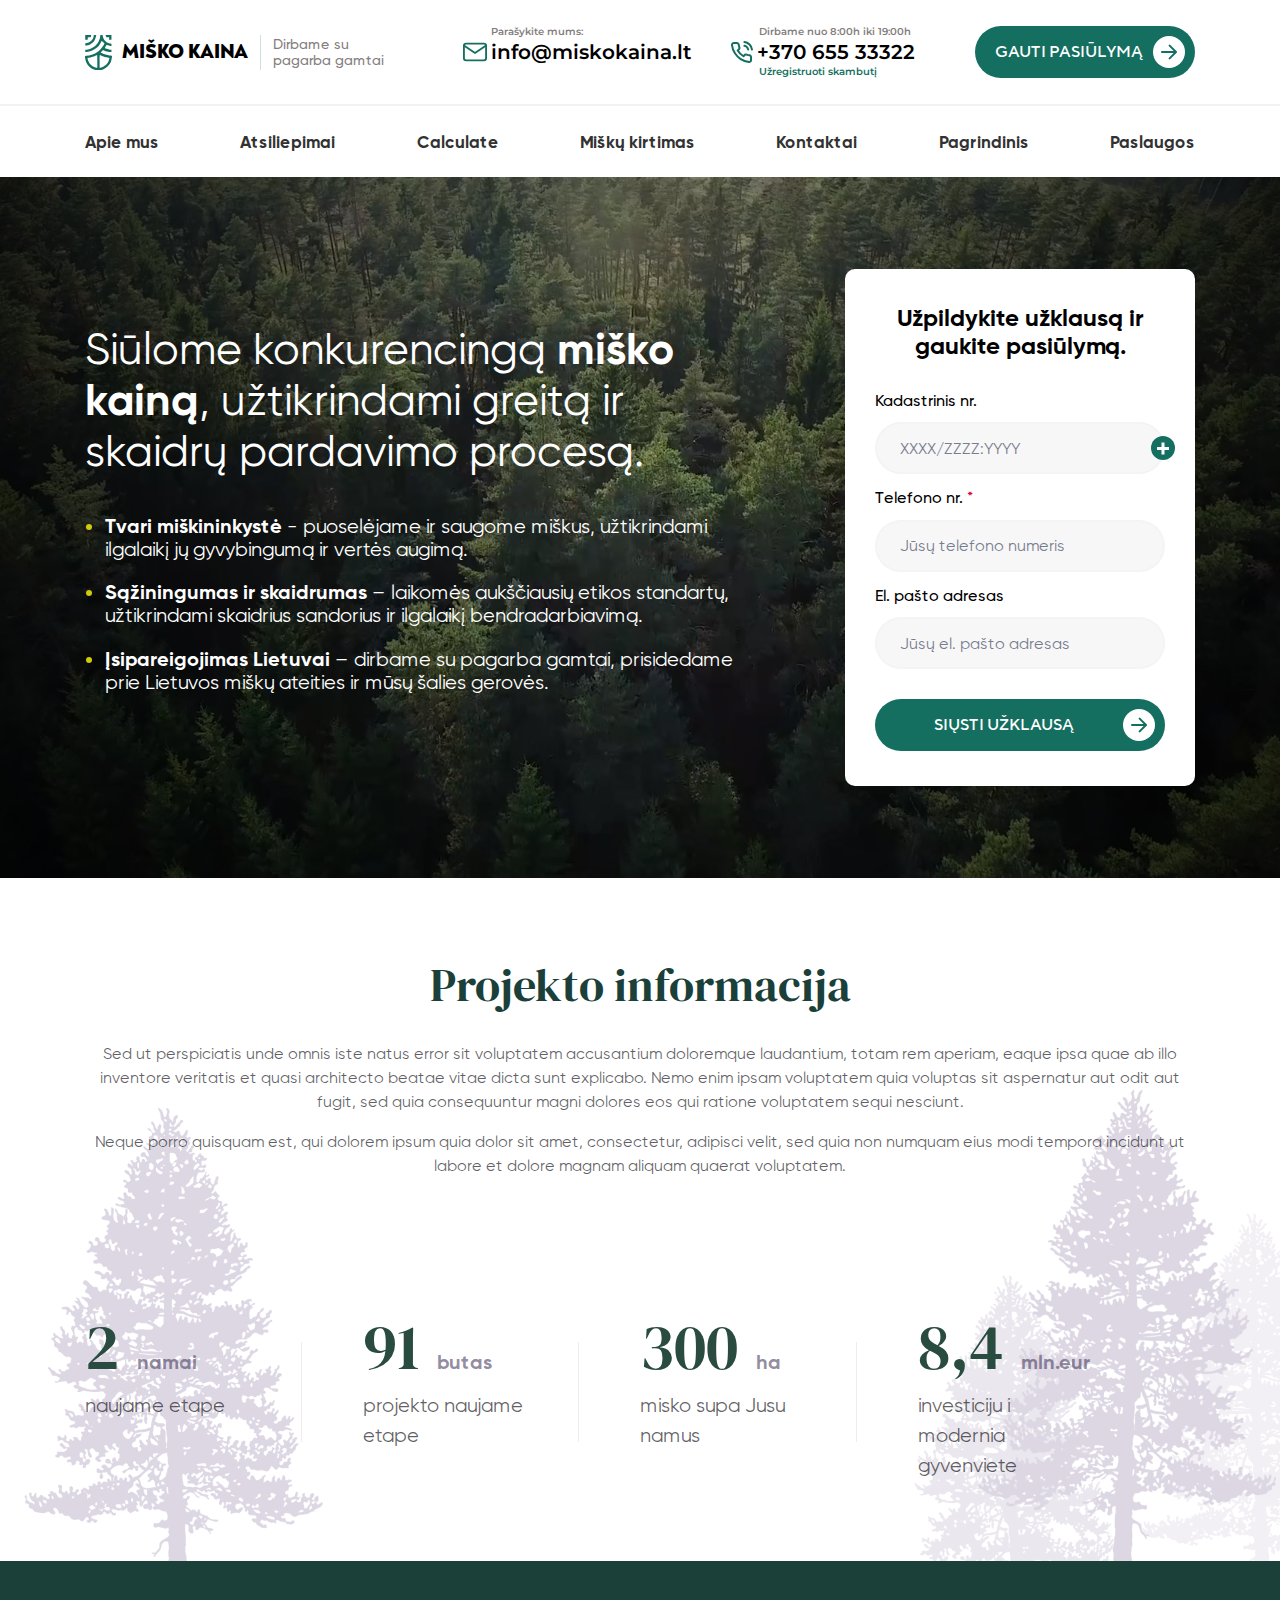
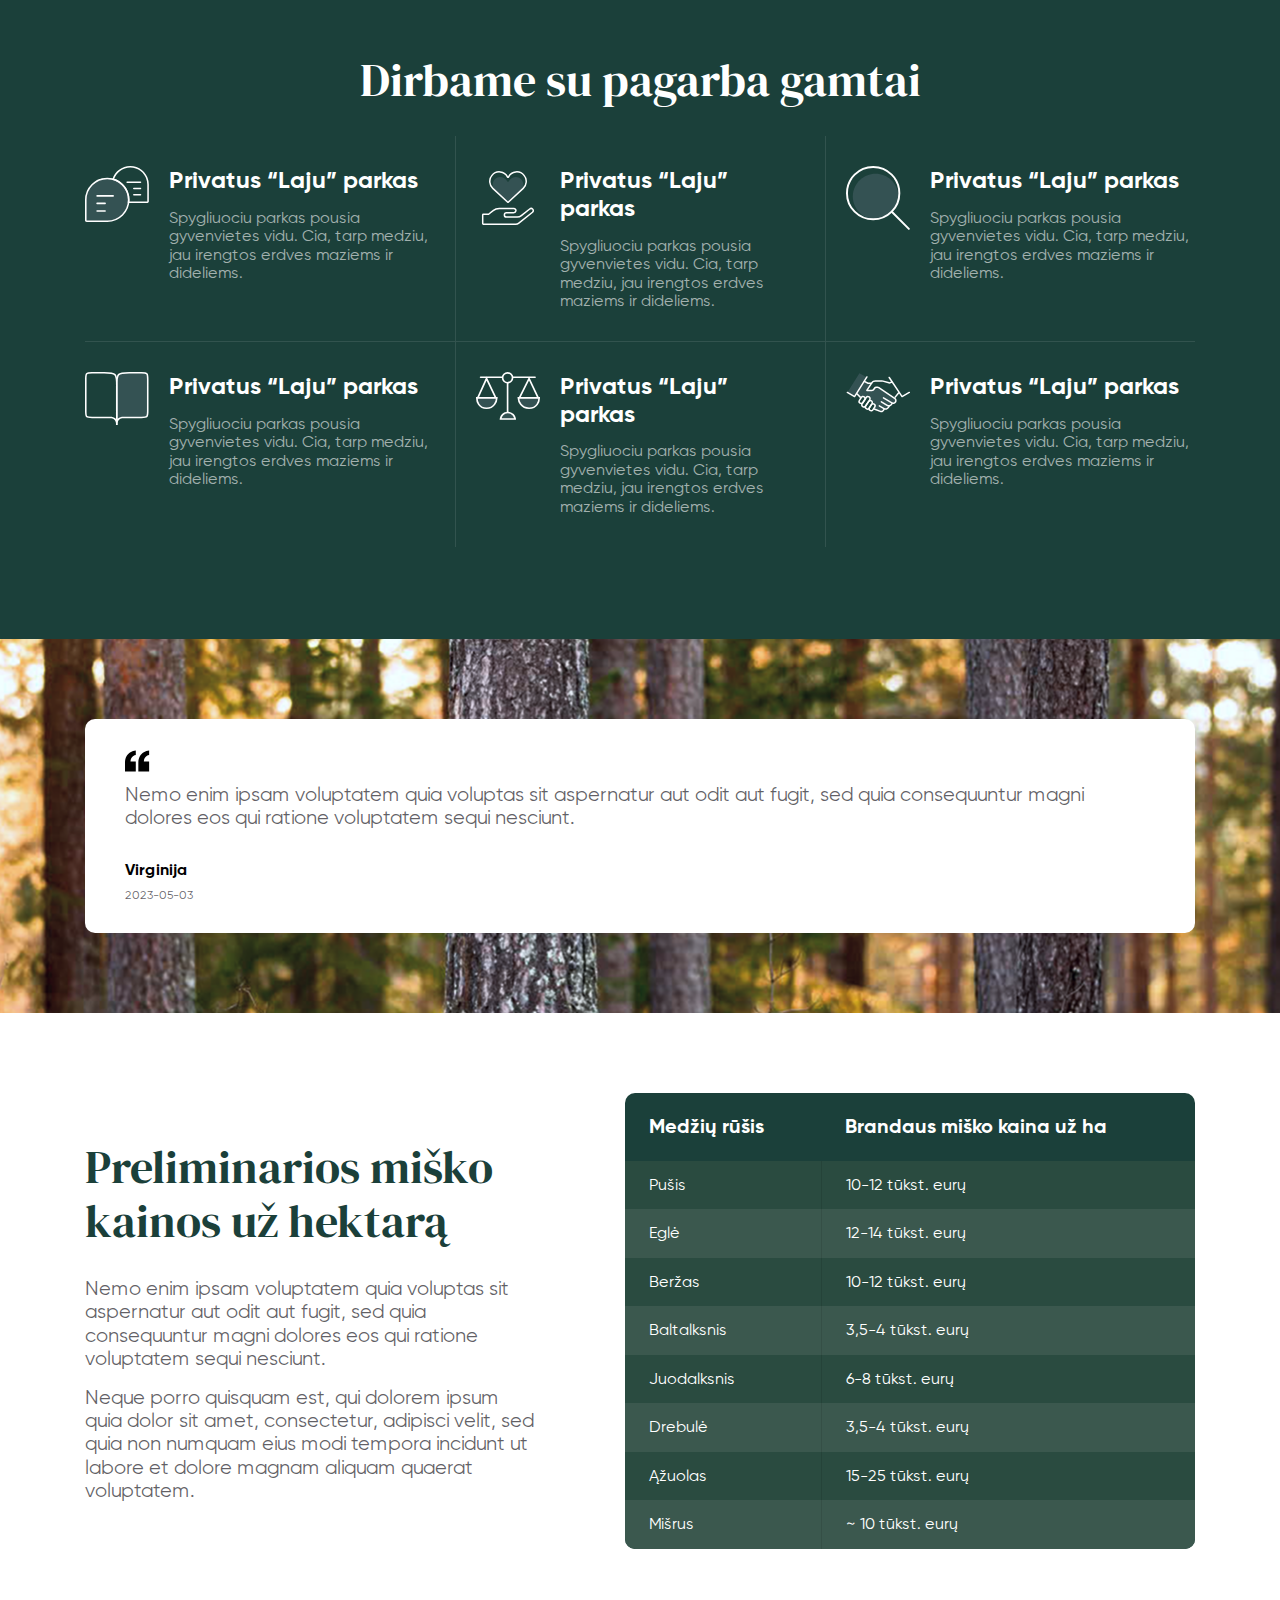
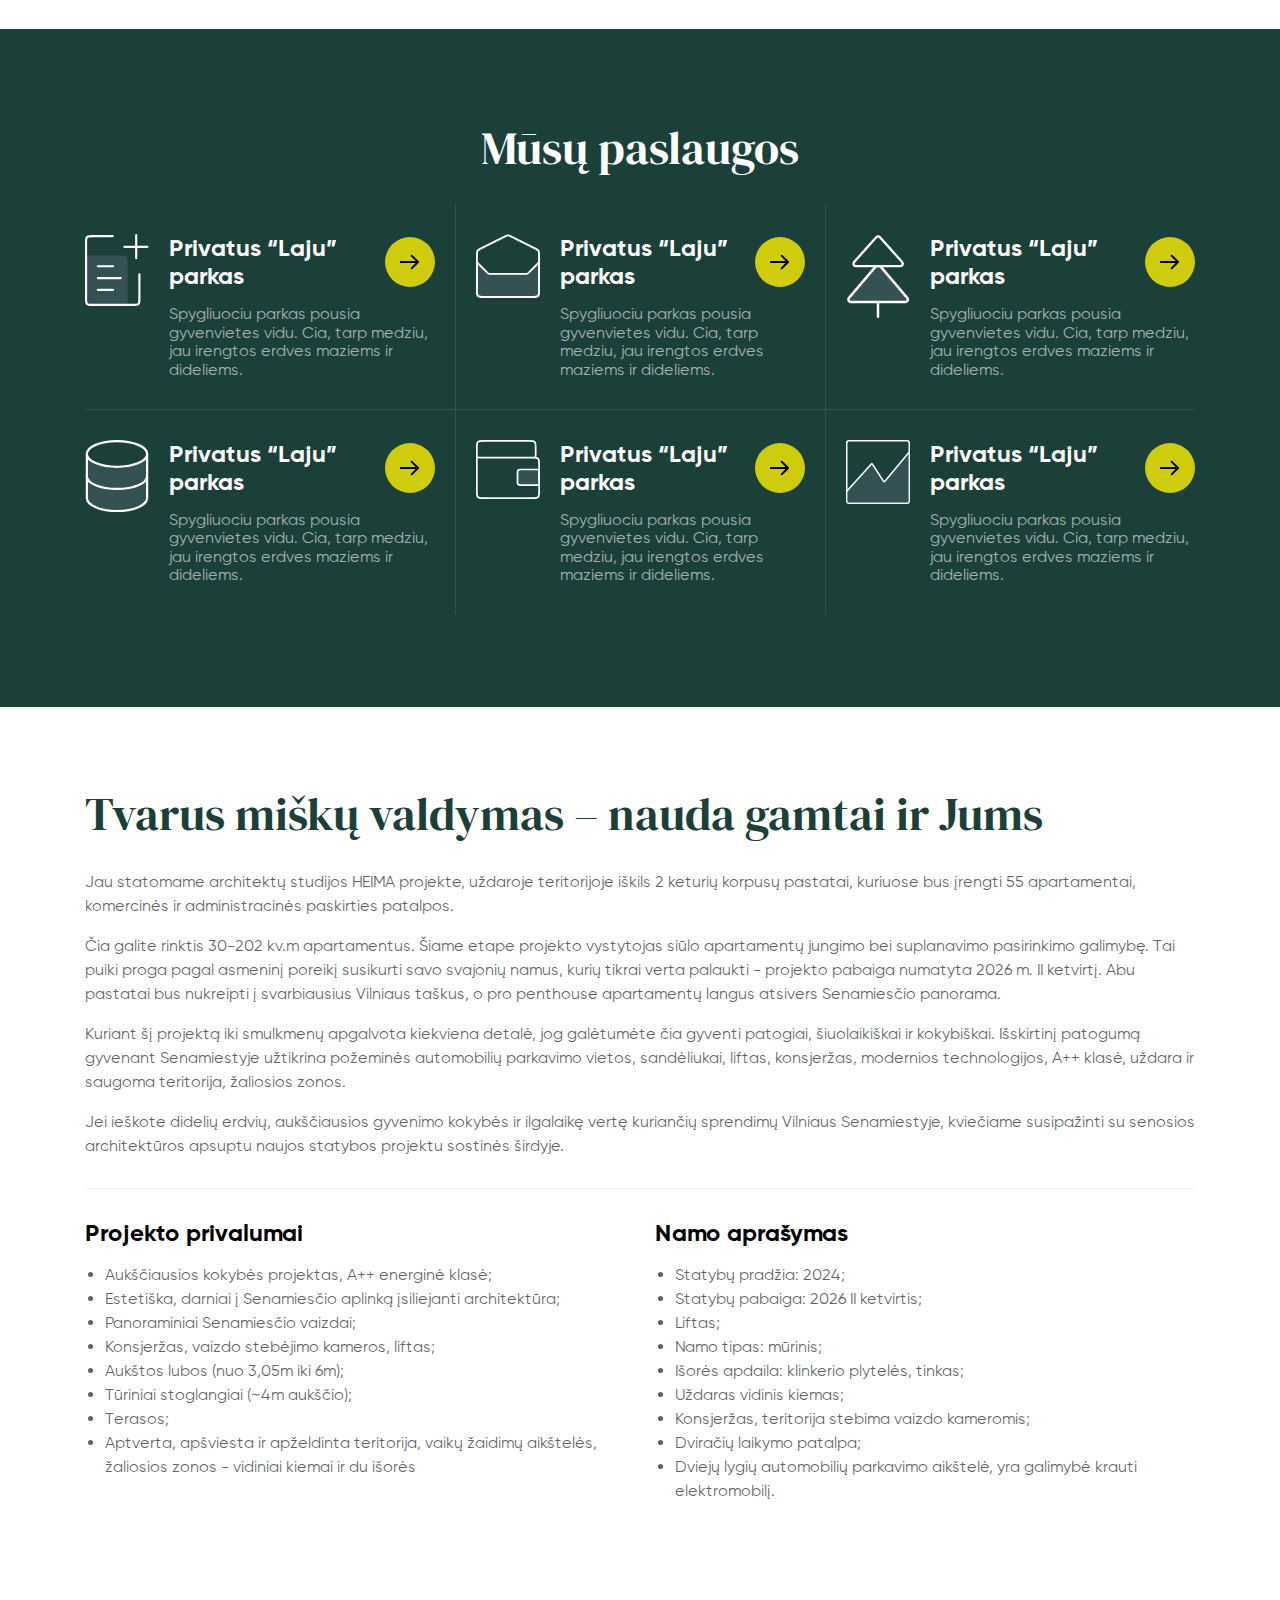
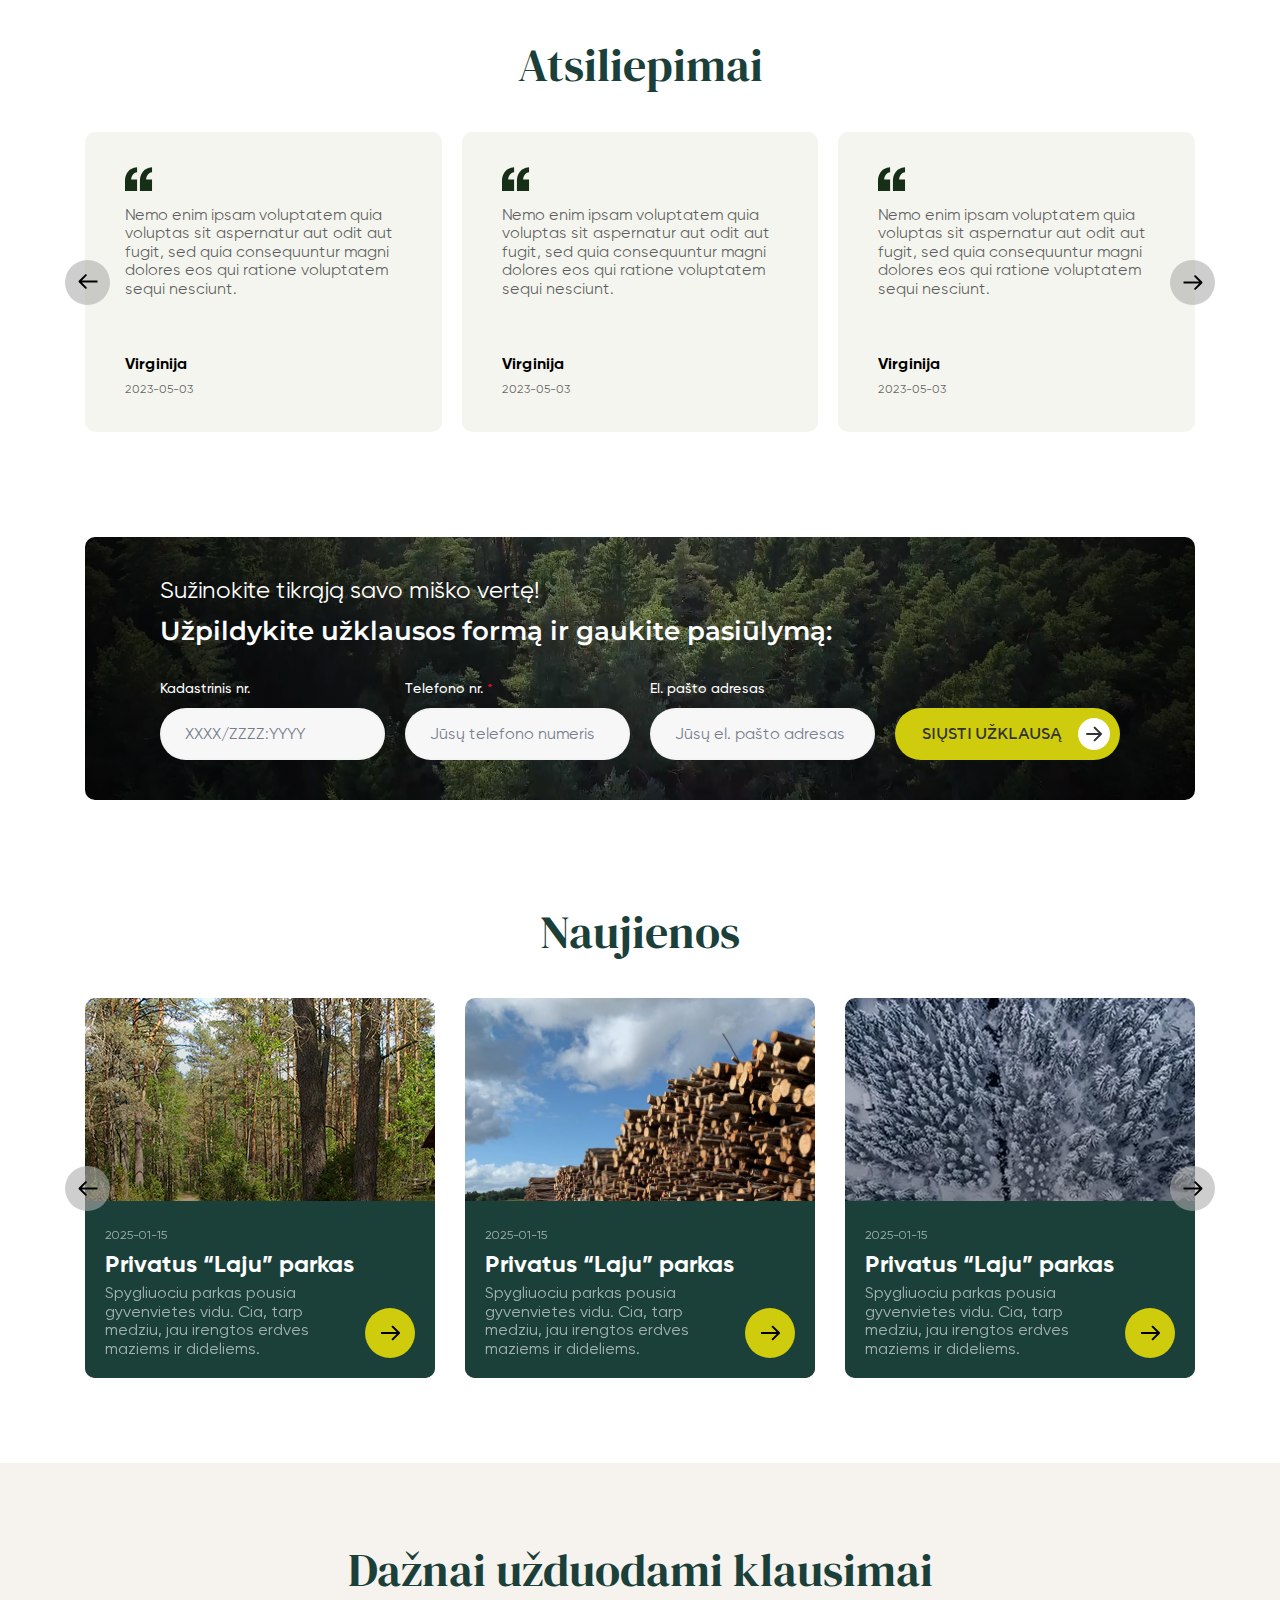
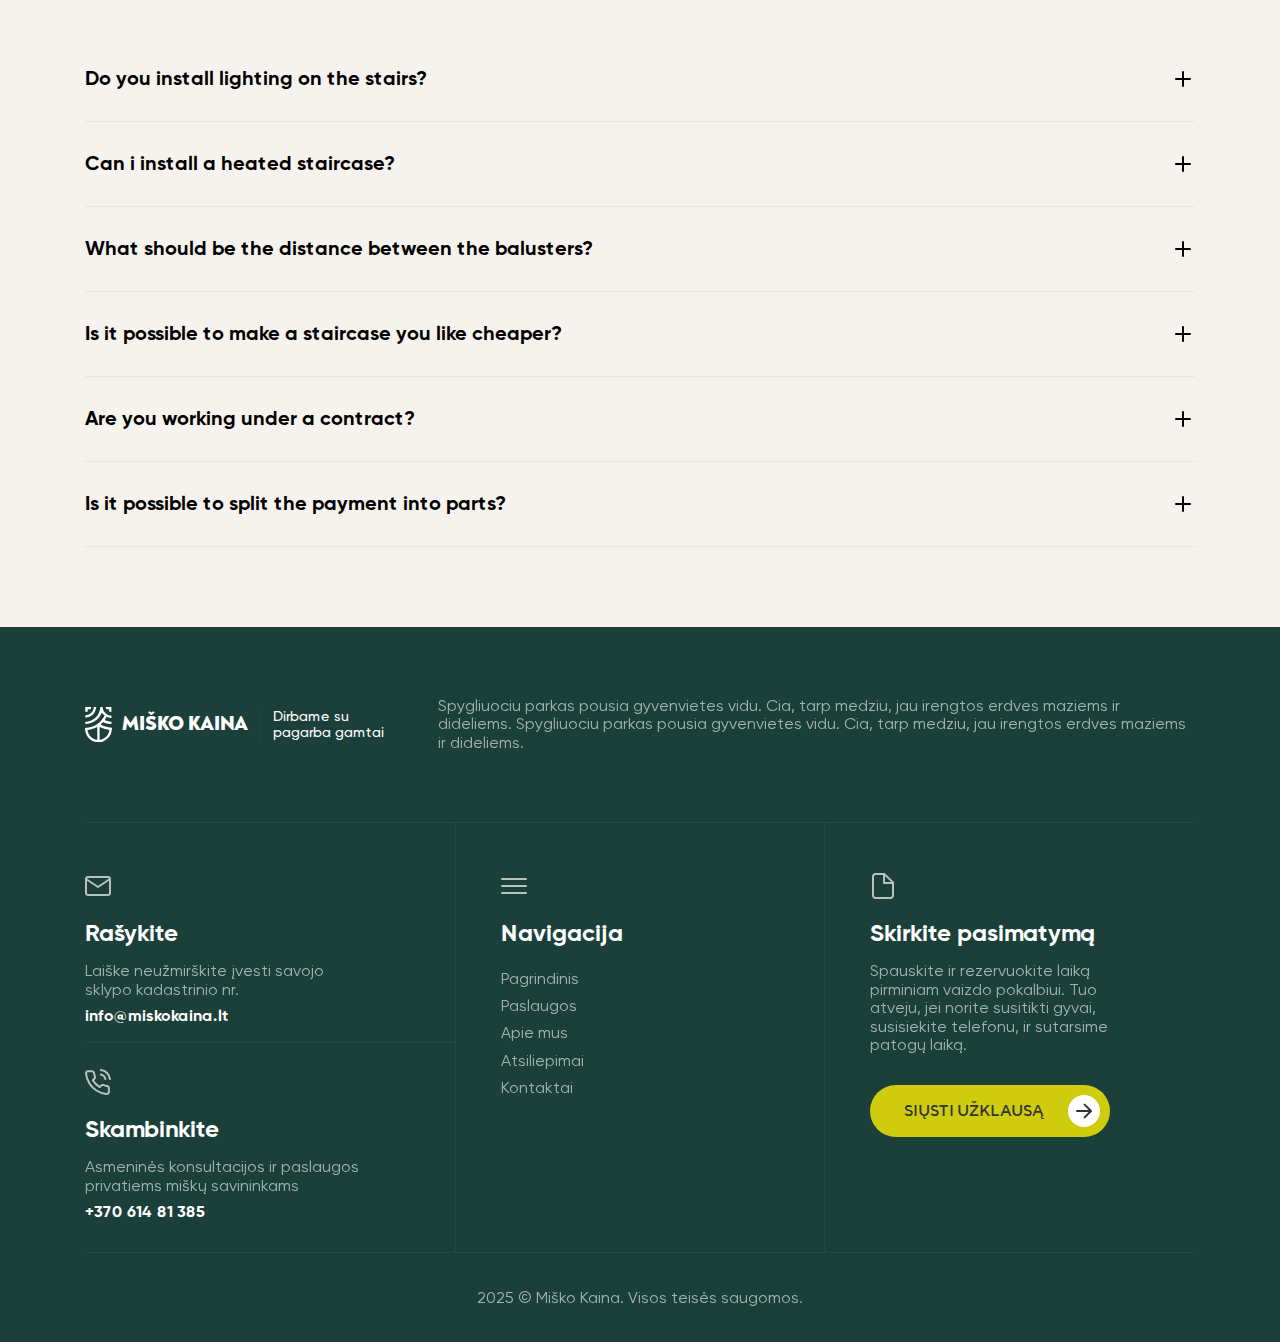
<file: index.html>
<!DOCTYPE html>
<html lang="en">

<head>
    <meta charset="UTF-8">
    <meta name="viewport" content="width=device-width, initial-scale=1.0, maximum-scale=1.0, user-scalable=no">
    <meta name="mobile-web-app-capable" content="yes"> <!-- Для Android -->
    <meta name="apple-mobile-web-app-capable" content="yes"> <!-- Для iOS -->

    <title>Misko Kaina</title>

    <link rel="icon" type="image/png" href="assets/images/logo.svg">
    <link rel="stylesheet" href="assets/css/swiper-bundle.min.css">
    <link rel="stylesheet" href="assets/css/style.css">

</head>

<body>
    <div class="site" id="page">
        <header class="header">
            <div class="header__top">
                <div class="container">
                    <div class="header__inner">
                        <button class="burger" id="burgerButton">
                            <span>
                                Menu
                            </span>
                        </button>
                        <div class="header__logo">
                            <a href="index.html" class="logo">
                                <img src="assets/images/logo.svg" alt="logo">
                            </a>
                            <div class="logo__desc">
                                <span class="site__name">
                                    MIŠKO KAINA
                                </span>
                                <hr>
                                <p class="site__desc">
                                    Dirbame su pagarba gamtai
                                </p>
                            </div>
                        </div>
                        <div class="header__links contact__links">
                            <div class="column">
                                <span style="color: var(--color-gray);">
                                    Parašykite mums:
                                </span>
                                <a href="mailto:info@miskokaina.lt">
                                    <img src="assets/images/icons/mail.svg" alt="mail">
                                    info@miskokaina.lt
                                </a>
                            </div>
                            <div class="column">
                                <span style="color: var(--color-gray);">
                                    Dirbame nuo 8:00h iki 19:00h
                                </span>
                                <a href="tel:+37065533322">
                                    <img src="assets/images/icons/phone.svg" alt="phone">
                                    +370 655 33322
                                </a>
                                <span style="color: var(--color-btn);">Užregistruoti skambutį</span>
                            </div>
                        </div>
                        <button class="btn-primary">
                            GAUTI PASIŪLYMĄ
                            <span>
                                <svg width="16" height="16" fill="none" xmlns="http://www.w3.org/2000/svg">
                                    <path
                                        d="M1 7a1 1 0 000 2V7zm14.707 1.707a1 1 0 000-1.414L9.343.929A1 1 0 007.93 2.343L13.586 8l-5.657 5.657a1 1 0 101.414 1.414l6.364-6.364zM1 9h14V7H1v2z"
                                        fill="#146F60" />
                                </svg>
                            </span>
                        </button>
                    </div>
                </div>
            </div>
            <div class="container">
                <nav class="header__nav nav">
                    <ul class="nav__list">
                        <li>
                            <a href="#about">Apie mus</a>
                        </li>
                        <li>
                            <a href="#Atsiliepimai">Atsiliepimai</a>
                        </li>
                        <li>
                            <a href="calculate.html">Calculate</a>
                        </li>
                        <li>
                            <a href="forest.html">Miškų kirtimas</a>
                        </li>
                        <li>
                            <a href="contact.html">Kontaktai</a>
                        </li>
                        <li>
                            <a href="index.html">Pagrindinis</a>
                        </li>
                        <li>
                            <a href="#services">Paslaugos</a>
                        </li>
                    </ul>
                </nav>
            </div>
        </header>
        <div class="mobile__nav">
            <button class="icon close" id="closeMenu">
                <svg width="24" height="24" viewBox="0 0 24 24" fill="none" xmlns="http://www.w3.org/2000/svg">
                    <path fill-rule="evenodd" clip-rule="evenodd"
                        d="M12.0001 9.8183L2.18182 0L0 2.18182L9.8183 12.0001L0.000232995 21.8182L2.18205 24L12.0001 14.1819L21.8182 24L24 21.8182L14.1819 12.0001L24.0002 2.18182L21.8184 1.07288e-06L12.0001 9.8183Z"
                        fill="white" />
                </svg>
            </button>
            <nav class="nav" role="navigation" aria-label="mobile navigation">
                <button class="btn-primary">
                    GAUTI PASIŪLYMĄ
                    <span>
                        <svg width="16" height="16" fill="none" xmlns="http://www.w3.org/2000/svg">
                            <path
                                d="M1 7a1 1 0 000 2V7zm14.707 1.707a1 1 0 000-1.414L9.343.929A1 1 0 007.93 2.343L13.586 8l-5.657 5.657a1 1 0 101.414 1.414l6.364-6.364zM1 9h14V7H1v2z"
                                fill="#146F60" />
                        </svg>
                    </span>
                </button>
                <div class="contact__links">
                    <div class="column">
                        <span style="color: var(--color-gray);">
                            Parašykite mums:
                        </span>
                        <a href="mailto:info@miskokaina.lt">
                            <img src="assets/images/icons/mail.svg" alt="mail">
                            info@miskokaina.lt
                        </a>
                    </div>
                    <div class="column">
                        <span style="color: var(--color-gray);">
                            Dirbame nuo 8:00h iki 19:00h
                        </span>
                        <a href="tel:+37065533322">
                            <img src="assets/images/icons/phone.svg" alt="phone">
                            +370 655 33322
                        </a>
                        <span style="color: var(--color-btn);">Užregistruoti skambutį</span>
                    </div>
                </div>
                <ul class="nav__list">
                    <li>
                        <a href="#about">Apie mus</a>
                    </li>
                    <li>
                        <a href="#Atsiliepimai">Atsiliepimai</a>
                    </li>
                    <li>
                        <a href="calculate.html">Calculate</a>
                    </li>
                    <li>
                        <a href="forest.html">Miškų kirtimas</a>
                    </li>
                    <li>
                        <a href="contact.html">Kontaktai</a>
                    </li>
                    <li>
                        <a href="index.html">Pagrindinis</a>
                    </li>
                    <li>
                        <a href="#services">Paslaugos</a>
                    </li>
                </ul>
            </nav>
        </div>

        <main class="main" id="primary">
            <section class="hero" style="background-image: url(assets/images/home-bg.png);">
                <div class="container">
                    <div class="row">
                        <div class="hero__editor">
                            <h1 class="title">
                                Siūlome konkurencingą <b>miško kainą</b>, užtikrindami greitą ir skaidrų pardavimo
                                procesą.
                            </h1>
                            <div class="content">
                                <ul>
                                    <li>
                                        <b>Tvari miškininkystė</b> - puoselėjame ir saugome miškus, užtikrindami
                                        ilgalaikį
                                        jų
                                        gyvybingumą ir vertės augimą.
                                    </li>
                                    <li>
                                        <b>Sąžiningumas ir skaidrumas</b> – laikomės aukščiausių etikos standartų,
                                        užtikrindami skaidrius sandorius ir ilgalaikį bendradarbiavimą.
                                    </li>
                                    <li>
                                        <b>Įsipareigojimas Lietuvai</b> – dirbame su pagarba gamtai, prisidedame prie
                                        Lietuvos miškų ateities ir mūsų šalies gerovės.
                                    </li>
                                </ul>
                            </div>
                        </div>
                        <div class="hero__form">
                            <div class="content">
                                <h3 style="text-align: center;">Užpildykite užklausą ir gaukite pasiūlymą.</h3>
                            </div>
                            <form action="#">
                                <div class="form-group" id="kadastrinis-fields">
                                    <label>Kadastrinis nr.</label>
                                    <div class="field-wrapper">
                                        <input type="text" name="kadastrinis[1]" placeholder="XXXX/ZZZZ:YYYY">
                                        <button type="button" class="icon add-field" onclick="addField()">+</button>
                                    </div>
                                </div>
                                <div class="form-group">
                                    <label class="required">Telefono nr.</label>
                                    <input type="tel" name="phone" placeholder="Jūsų telefono numeris" required>
                                </div>
                                <div class="form-group">
                                    <label>El. pašto adresas</label>
                                    <input type="email" name="email" placeholder="Jūsų el. pašto adresas">
                                </div>

                                <button type="submit" class="btn-primary">
                                    SIŲSTI UŽKLAUSĄ
                                    <span>
                                        <svg width="16" height="16" fill="none" xmlns="http://www.w3.org/2000/svg">
                                            <path
                                                d="M1 7a1 1 0 000 2V7zm14.707 1.707a1 1 0 000-1.414L9.343.929A1 1 0 007.93 2.343L13.586 8l-5.657 5.657a1 1 0 101.414 1.414l6.364-6.364zM1 9h14V7H1v2z"
                                                fill="#146F60"></path>
                                        </svg>
                                    </span></button>
                            </form>
                        </div>
                    </div>
                </div>
            </section>

            <section class="editor" data-mobile-bg="assets/images/trees-BG-mobile.png"
                data-desktop-bg="assets/images/trees-BG.png">
                <div class="container">
                    <div class="editor__content">
                        <h2 class="center">Projekto informacija</h2>
                        <p style="text-align: center;">
                            Sed ut perspiciatis unde omnis iste natus error sit voluptatem accusantium doloremque
                            laudantium, totam rem aperiam, eaque ipsa quae ab illo inventore veritatis et quasi
                            architecto beatae vitae dicta sunt explicabo. Nemo enim ipsam voluptatem quia voluptas sit
                            aspernatur aut odit aut fugit, sed quia consequuntur magni dolores eos qui ratione
                            voluptatem sequi nesciunt.
                        </p>
                        <p style="text-align: center;">
                            Neque porro quisquam est, qui dolorem ipsum quia dolor sit amet, consectetur, adipisci
                            velit, sed quia non numquam eius modi tempora incidunt ut labore et dolore magnam aliquam
                            quaerat voluptatem.
                        </p>
                    </div>
                    <div class="info">
                        <div>
                            <div class="stat">
                                <span class="count">2</span>
                                <span class="text">namai</span>
                            </div>
                            <p>naujame etape</p>
                        </div>
                        <div>
                            <div class="stat">
                                <span class="count">91</span>
                                <span class="text">butas</span>
                            </div>
                            <p>projekto naujame etape</p>
                        </div>
                        <div>
                            <div class="stat">
                                <span class="count">300</span>
                                <span class="text">ha</span>
                            </div>
                            <p>misko supa Jusu namus</p>
                        </div>
                        <div>
                            <div class="stat">
                                <span class="count">8,4</span>
                                <span class="text">mln.eur</span>
                            </div>
                            <p>investiciju i modernia gyvenviete</p>
                        </div>
                    </div>
                </div>
            </section>
            <section class="services">
                <div class="container">
                    <h2 class="section-title center">Dirbame su pagarba gamtai</h2>
                    <ul class="services__list">
                        <li>
                            <div class="content">
                                <img src="assets/images/dirbame/chat.svg" alt="">
                                <div class="column">
                                    <div class="row">
                                        <h3>Privatus “Laju” parkas</h3>
                                        
                                    </div>
                                    <p>Spygliuociu parkas pousia gyvenvietes vidu. Cia, tarp medziu, jau irengtos erdves
                                        maziems ir dideliems.</p>
                                </div>
                            </div>
                        </li>
                        <li>
                            <div class="content">
                                <img src="assets/images/dirbame/heart.svg" alt="">
                                <div class="column">
                                    <div class="row">
                                        <h3>Privatus “Laju” parkas</h3>
                                        
                                    </div>
                                    <p>Spygliuociu parkas pousia gyvenvietes vidu. Cia, tarp medziu, jau irengtos erdves
                                        maziems ir dideliems.</p>
                                </div>
                            </div>
                        </li>
                        <li>
                            <div class="content">
                                <img src="assets/images/dirbame/search.svg" alt="">
                                <div class="column">
                                    <div class="row">
                                        <h3>Privatus “Laju” parkas</h3>
                                        
                                    </div>
                                    <p>Spygliuociu parkas pousia gyvenvietes vidu. Cia, tarp medziu, jau irengtos erdves
                                        maziems ir dideliems.</p>

                                </div>
                            </div>
                        </li>
                        <li>
                            <div class="content">
                                <img src="assets/images/dirbame/book.svg" alt="">
                                <div class="column">
                                    <div class="row">
                                        <h3>Privatus “Laju” parkas</h3>
                                       
                                    </div>
                                    <p>Spygliuociu parkas pousia gyvenvietes vidu. Cia, tarp medziu, jau irengtos erdves
                                        maziems ir dideliems.</p>

                                </div>
                            </div>
                        </li>
                        <li>
                            <div class="content">
                                <img src="assets/images/dirbame/balance.svg" alt="">
                                <div class="column">
                                    <div class="row">
                                        <h3>Privatus “Laju” parkas</h3>
                                        
                                    </div>
                                    <p>Spygliuociu parkas pousia gyvenvietes vidu. Cia, tarp medziu, jau irengtos erdves
                                        maziems ir dideliems.</p>
                                </div>
                            </div>
                        </li>
                        <li>
                            <div class="content">
                                <img src="assets/images/dirbame/handshake.svg" alt="">
                                <div class="column">
                                    <div class="row">
                                        <h3>Privatus “Laju” parkas</h3>
                                       
                                    </div>
                                    <p>Spygliuociu parkas pousia gyvenvietes vidu. Cia, tarp medziu, jau irengtos erdves
                                        maziems ir dideliems.</p>
                                </div>
                            </div>
                        </li>
                    </ul>
                </div>
            </section>
            <section class="quote" data-desktop-bg="assets/images/quote-bg.png">
                <div class="container">
                    <div class="quote__inner">
                        <svg width="28" height="24" viewBox="0 0 28 24" fill="none" xmlns="http://www.w3.org/2000/svg">
                            <path
                                d="M27.03 0.279998V5.155C26.0767 5.19833 25.145 5.56666 24.235 6.26C23.325 6.95333 22.5667 7.84166 21.96 8.925C21.3967 10.0083 21.115 11.2 21.115 12.5H27.03V23.875H14.94V13.865C14.94 11.005 15.5033 8.6 16.63 6.65C17.7567 4.65666 19.23 3.14 21.05 2.1C22.9133 1.01666 24.9067 0.409997 27.03 0.279998ZM12.08 0.279998V5.155C11.1267 5.19833 10.195 5.56666 9.285 6.26C8.375 6.95333 7.61667 7.84166 7.01 8.925C6.44667 10.0083 6.165 11.2 6.165 12.5H12.08V23.875H-0.00999975V13.865C-0.00999975 11.005 0.553334 8.6 1.68 6.65C2.80667 4.65666 4.28 3.14 6.1 2.1C7.96333 1.01666 9.95667 0.409997 12.08 0.279998Z"
                                fill="#172F17"></path>
                        </svg>
                        <p>
                            Nemo enim ipsam voluptatem quia voluptas sit aspernatur aut odit aut fugit, sed
                            quia
                            consequuntur magni dolores eos qui ratione voluptatem sequi nesciunt.
                        </p>
                        <span class="author">Virginija</span>
                        <span class="date">2023-05-03</span>
                    </div>
                </div>
            </section>
            <section class="table">
                <div class="container">
                    <div class="row">
                        <div class="column">
                            <h2 class="section-title">Preliminarios miško kainos už hektarą</h2>
                            <div class="content">
                                <p>
                                    Nemo enim ipsam voluptatem quia voluptas sit aspernatur aut odit aut fugit, sed quia
                                    consequuntur magni dolores eos qui ratione voluptatem sequi nesciunt.
                                </p>
                                <p>
                                    Neque porro quisquam est, qui dolorem ipsum quia dolor sit amet, consectetur,
                                    adipisci
                                    velit, sed quia non numquam eius modi tempora incidunt ut labore et dolore magnam
                                    aliquam
                                    quaerat voluptatem.
                                </p>
                            </div>
                        </div>
                        <table>
                            <thead>
                                <tr>
                                    <td>Medžių rūšis</td>
                                    <td>Brandaus miško kaina už ha</td>
                                </tr>
                            </thead>
                            <tbody>
                                <tr>
                                    <td>Pušis</td>
                                    <td>10-12 tūkst. eurų</td>
                                </tr>
                                <tr>
                                    <td>Eglė</td>
                                    <td>12-14 tūkst. eurų</td>
                                </tr>
                                <tr>
                                    <td>Beržas</td>
                                    <td>10-12 tūkst. eurų</td>
                                </tr>
                                <tr>
                                    <td>Baltalksnis</td>
                                    <td>3,5-4 tūkst. eurų</td>
                                </tr>
                                <tr>
                                    <td>Juodalksnis</td>
                                    <td>6-8 tūkst. eurų</td>
                                </tr>
                                <tr>
                                    <td>Drebulė</td>
                                    <td>3,5-4 tūkst. eurų</td>
                                </tr>
                                <tr>
                                    <td>Ąžuolas</td>
                                    <td>15-25 tūkst. eurų</td>
                                </tr>
                                <tr>
                                    <td>Mišrus</td>
                                    <td>~ 10 tūkst. eurų</td>
                                </tr>
                            </tbody>
                        </table>
                    </div>
                </div>
            </section>
            <section class="services">
                <div class="container">
                    <h2 class="section-title center">Mūsų paslaugos</h2>
                    <ul class="services__list">
                        <li>
                            <div class="content">
                                <img src="assets/images/musu/dock.svg" alt="">
                                <div class="column">
                                    <div class="row">
                                        <h3>Privatus “Laju” parkas</h3>
                                        <button class="btn-small">
                                            <svg width="19" height="16" viewBox="0 0 19 16" fill="none"
                                                xmlns="http://www.w3.org/2000/svg">
                                                <path
                                                    d="M18.7071 8.70711C19.0976 8.31658 19.0976 7.68342 18.7071 7.29289L12.3431 0.928932C11.9526 0.538408 11.3195 0.538408 10.9289 0.928932C10.5384 1.31946 10.5384 1.95262 10.9289 2.34315L16.5858 8L10.9289 13.6569C10.5384 14.0474 10.5384 14.6805 10.9289 15.0711C11.3195 15.4616 11.9526 15.4616 12.3431 15.0711L18.7071 8.70711ZM-1.31882e-08 9L18 9L18 7L1.31882e-08 7L-1.31882e-08 9Z"
                                                    fill="black" />
                                            </svg>
                                        </button>
                                    </div>
                                    <p>Spygliuociu parkas pousia gyvenvietes vidu. Cia, tarp medziu, jau irengtos erdves
                                        maziems ir dideliems.</p>
                                </div>
                            </div>
                        </li>
                        <li>
                            <div class="content">
                                <img src="assets/images/musu/mail.svg" alt="">
                                <div class="column">
                                    <div class="row">
                                        <h3>Privatus “Laju” parkas</h3>
                                        <button class="btn-small">
                                            <svg width="19" height="16" viewBox="0 0 19 16" fill="none"
                                                xmlns="http://www.w3.org/2000/svg">
                                                <path
                                                    d="M18.7071 8.70711C19.0976 8.31658 19.0976 7.68342 18.7071 7.29289L12.3431 0.928932C11.9526 0.538408 11.3195 0.538408 10.9289 0.928932C10.5384 1.31946 10.5384 1.95262 10.9289 2.34315L16.5858 8L10.9289 13.6569C10.5384 14.0474 10.5384 14.6805 10.9289 15.0711C11.3195 15.4616 11.9526 15.4616 12.3431 15.0711L18.7071 8.70711ZM-1.31882e-08 9L18 9L18 7L1.31882e-08 7L-1.31882e-08 9Z"
                                                    fill="black" />
                                            </svg>
                                        </button>
                                    </div>
                                    <p>Spygliuociu parkas pousia gyvenvietes vidu. Cia, tarp medziu, jau irengtos erdves
                                        maziems ir dideliems.</p>
                                </div>
                            </div>
                        </li>
                        <li>
                            <div class="content">
                                <img src="assets/images/musu/tree.svg" alt="">
                                <div class="column">
                                    <div class="row">
                                        <h3>Privatus “Laju” parkas</h3>
                                        <button class="btn-small">
                                            <svg width="19" height="16" viewBox="0 0 19 16" fill="none"
                                                xmlns="http://www.w3.org/2000/svg">
                                                <path
                                                    d="M18.7071 8.70711C19.0976 8.31658 19.0976 7.68342 18.7071 7.29289L12.3431 0.928932C11.9526 0.538408 11.3195 0.538408 10.9289 0.928932C10.5384 1.31946 10.5384 1.95262 10.9289 2.34315L16.5858 8L10.9289 13.6569C10.5384 14.0474 10.5384 14.6805 10.9289 15.0711C11.3195 15.4616 11.9526 15.4616 12.3431 15.0711L18.7071 8.70711ZM-1.31882e-08 9L18 9L18 7L1.31882e-08 7L-1.31882e-08 9Z"
                                                    fill="black" />
                                            </svg>
                                        </button>
                                    </div>
                                    <p>Spygliuociu parkas pousia gyvenvietes vidu. Cia, tarp medziu, jau irengtos erdves
                                        maziems ir dideliems.</p>

                                </div>
                            </div>
                        </li>
                        <li>
                            <div class="content">
                                <img src="assets/images/musu/database.svg" alt="">
                                <div class="column">
                                    <div class="row">
                                        <h3>Privatus “Laju” parkas</h3>
                                        <button class="btn-small">
                                            <svg width="19" height="16" viewBox="0 0 19 16" fill="none"
                                                xmlns="http://www.w3.org/2000/svg">
                                                <path
                                                    d="M18.7071 8.70711C19.0976 8.31658 19.0976 7.68342 18.7071 7.29289L12.3431 0.928932C11.9526 0.538408 11.3195 0.538408 10.9289 0.928932C10.5384 1.31946 10.5384 1.95262 10.9289 2.34315L16.5858 8L10.9289 13.6569C10.5384 14.0474 10.5384 14.6805 10.9289 15.0711C11.3195 15.4616 11.9526 15.4616 12.3431 15.0711L18.7071 8.70711ZM-1.31882e-08 9L18 9L18 7L1.31882e-08 7L-1.31882e-08 9Z"
                                                    fill="black" />
                                            </svg>
                                        </button>
                                    </div>
                                    <p>Spygliuociu parkas pousia gyvenvietes vidu. Cia, tarp medziu, jau irengtos erdves
                                        maziems ir dideliems.</p>

                                </div>
                            </div>
                        </li>
                        <li>
                            <div class="content">
                                <img src="assets/images/musu/wallet.svg" alt="">
                                <div class="column">
                                    <div class="row">
                                        <h3>Privatus “Laju” parkas</h3>
                                        <button class="btn-small">
                                            <svg width="19" height="16" viewBox="0 0 19 16" fill="none"
                                                xmlns="http://www.w3.org/2000/svg">
                                                <path
                                                    d="M18.7071 8.70711C19.0976 8.31658 19.0976 7.68342 18.7071 7.29289L12.3431 0.928932C11.9526 0.538408 11.3195 0.538408 10.9289 0.928932C10.5384 1.31946 10.5384 1.95262 10.9289 2.34315L16.5858 8L10.9289 13.6569C10.5384 14.0474 10.5384 14.6805 10.9289 15.0711C11.3195 15.4616 11.9526 15.4616 12.3431 15.0711L18.7071 8.70711ZM-1.31882e-08 9L18 9L18 7L1.31882e-08 7L-1.31882e-08 9Z"
                                                    fill="black" />
                                            </svg>
                                        </button>
                                    </div>
                                    <p>Spygliuociu parkas pousia gyvenvietes vidu. Cia, tarp medziu, jau irengtos erdves
                                        maziems ir dideliems.</p>
                                </div>
                            </div>
                        </li>
                        <li>
                            <div class="content">
                                <img src="assets/images/musu/chart.svg" alt="">
                                <div class="column">
                                    <div class="row">
                                        <h3>Privatus “Laju” parkas</h3>
                                        <button class="btn-small">
                                            <svg width="19" height="16" viewBox="0 0 19 16" fill="none"
                                                xmlns="http://www.w3.org/2000/svg">
                                                <path
                                                    d="M18.7071 8.70711C19.0976 8.31658 19.0976 7.68342 18.7071 7.29289L12.3431 0.928932C11.9526 0.538408 11.3195 0.538408 10.9289 0.928932C10.5384 1.31946 10.5384 1.95262 10.9289 2.34315L16.5858 8L10.9289 13.6569C10.5384 14.0474 10.5384 14.6805 10.9289 15.0711C11.3195 15.4616 11.9526 15.4616 12.3431 15.0711L18.7071 8.70711ZM-1.31882e-08 9L18 9L18 7L1.31882e-08 7L-1.31882e-08 9Z"
                                                    fill="black" />
                                            </svg>
                                        </button>
                                    </div>
                                    <p>Spygliuociu parkas pousia gyvenvietes vidu. Cia, tarp medziu, jau irengtos erdves
                                        maziems ir dideliems.</p>
                                </div>
                            </div>
                        </li>
                    </ul>
                </div>
            </section>
            <section class="editor">
                <div class="container">
                    <div class="editor__content">
                        <h2 class=" ">Tvarus miškų valdymas – nauda gamtai ir Jums</h2>
                        <p>
                            Jau statomame architektų studijos HEIMA projekte, uždaroje teritorijoje iškils 2 keturių
                            korpusų
                            pastatai, kuriuose bus įrengti 55 apartamentai, komercinės ir administracinės paskirties
                            patalpos.
                        </p>

                        <p>
                            Čia galite rinktis 30-202 kv.m apartamentus. Šiame etape projekto vystytojas siūlo
                            apartamentų
                            jungimo bei suplanavimo pasirinkimo galimybę. Tai puiki proga pagal asmeninį poreikį
                            susikurti
                            savo svajonių namus, kurių tikrai verta palaukti - projekto pabaiga numatyta 2026 m. II
                            ketvirtį. Abu pastatai bus nukreipti į svarbiausius Vilniaus taškus, o pro penthouse
                            apartamentų
                            langus atsivers Senamiesčio panorama.
                        </p>

                        <p>
                            Kuriant šį projektą iki smulkmenų apgalvota kiekviena detalė, jog galėtumėte čia gyventi
                            patogiai, šiuolaikiškai ir kokybiškai. Išskirtinį patogumą gyvenant Senamiestyje užtikrina
                            požeminės automobilių parkavimo vietos, sandėliukai, liftas, konsjeržas, modernios
                            technologijos, A++ klasė, uždara ir saugoma teritorija, žaliosios zonos.
                        </p>

                        <p>
                            Jei ieškote didelių erdvių, aukščiausios gyvenimo kokybės ir ilgalaikę vertę kuriančių
                            sprendimų
                            Vilniaus Senamiestyje, kviečiame susipažinti su senosios architektūros apsuptu naujos
                            statybos
                            projektu sostinės širdyje.
                        </p>
                    </div>
                    <div class="row">
                        <div class="column">
                            <h3>Projekto privalumai</h3>
                            <ul>
                                <li>Aukščiausios kokybės projektas, A++ energinė klasė;</li>
                                <li>Estetiška, darniai į Senamiesčio aplinką įsiliejanti architektūra;</li>
                                <li>Panoraminiai Senamiesčio vaizdai;</li>
                                <li>Konsjeržas, vaizdo stebėjimo kameros, liftas;</li>
                                <li>Aukštos lubos (nuo 3,05m iki 6m);</li>
                                <li>Tūriniai stoglangiai (~4m aukščio);</li>
                                <li>Terasos;</li>
                                <li>Aptverta, apšviesta ir apželdinta teritorija, vaikų žaidimų aikštelės, žaliosios
                                    zonos - vidiniai kiemai ir du išorės</li>
                            </ul>
                        </div>
                        <div class="column">
                            <h3>Namo aprašymas</h3>
                            <ul>
                                <li>Statybų pradžia: 2024;</li>
                                <li>Statybų pabaiga: 2026 II ketvirtis;</li>
                                <li>Liftas;</li>
                                <li>Namo tipas: mūrinis;</li>
                                <li>Išorės apdaila: klinkerio plytelės, tinkas;</li>
                                <li>Uždaras vidinis kiemas;</li>
                                <li>Konsjeržas, teritorija stebima vaizdo kameromis;</li>
                                <li>Dviračių laikymo patalpa;</li>
                                <li>Dviejų lygių automobilių parkavimo aikštelė, yra galimybė krauti elektromobilį.</li>
                            </ul>
                        </div>
                    </div>
                </div>
            </section>
            <section class="reviews">
                <h2 class="center section-title">Atsiliepimai</h2>
                <div class="container">
                    <div class="slider">
                        <div class="swiper" id="reviews">
                            <ul class="swiper-wrapper">
                                <li class="swiper-slide">
                                    <svg width="28" height="24" viewBox="0 0 28 24" fill="none"
                                        xmlns="http://www.w3.org/2000/svg">
                                        <path
                                            d="M27.03 0.279998V5.155C26.0767 5.19833 25.145 5.56666 24.235 6.26C23.325 6.95333 22.5667 7.84166 21.96 8.925C21.3967 10.0083 21.115 11.2 21.115 12.5H27.03V23.875H14.94V13.865C14.94 11.005 15.5033 8.6 16.63 6.65C17.7567 4.65666 19.23 3.14 21.05 2.1C22.9133 1.01666 24.9067 0.409997 27.03 0.279998ZM12.08 0.279998V5.155C11.1267 5.19833 10.195 5.56666 9.285 6.26C8.375 6.95333 7.61667 7.84166 7.01 8.925C6.44667 10.0083 6.165 11.2 6.165 12.5H12.08V23.875H-0.00999975V13.865C-0.00999975 11.005 0.553334 8.6 1.68 6.65C2.80667 4.65666 4.28 3.14 6.1 2.1C7.96333 1.01666 9.95667 0.409997 12.08 0.279998Z"
                                            fill="#172F17" />
                                    </svg>
                                    <p>
                                        Nemo enim ipsam voluptatem quia voluptas sit aspernatur aut odit aut fugit, sed
                                        quia
                                        consequuntur magni dolores eos qui ratione voluptatem sequi nesciunt.
                                    </p>
                                    <div class="column">
                                        <span class="author">Virginija</span>
                                        <span class="date">2023-05-03</span>
                                    </div>
                                </li>
                                <li class="swiper-slide">
                                    <svg width="28" height="24" viewBox="0 0 28 24" fill="none"
                                        xmlns="http://www.w3.org/2000/svg">
                                        <path
                                            d="M27.03 0.279998V5.155C26.0767 5.19833 25.145 5.56666 24.235 6.26C23.325 6.95333 22.5667 7.84166 21.96 8.925C21.3967 10.0083 21.115 11.2 21.115 12.5H27.03V23.875H14.94V13.865C14.94 11.005 15.5033 8.6 16.63 6.65C17.7567 4.65666 19.23 3.14 21.05 2.1C22.9133 1.01666 24.9067 0.409997 27.03 0.279998ZM12.08 0.279998V5.155C11.1267 5.19833 10.195 5.56666 9.285 6.26C8.375 6.95333 7.61667 7.84166 7.01 8.925C6.44667 10.0083 6.165 11.2 6.165 12.5H12.08V23.875H-0.00999975V13.865C-0.00999975 11.005 0.553334 8.6 1.68 6.65C2.80667 4.65666 4.28 3.14 6.1 2.1C7.96333 1.01666 9.95667 0.409997 12.08 0.279998Z"
                                            fill="#172F17" />
                                    </svg>
                                    <p>
                                        Nemo enim ipsam voluptatem quia voluptas sit aspernatur aut odit aut fugit, sed
                                        quia
                                        consequuntur magni dolores eos qui ratione voluptatem sequi nesciunt.
                                    </p>
                                    <div class="column">
                                        <span class="author">Virginija</span>
                                        <span class="date">2023-05-03</span>
                                    </div>
                                </li>
                                <li class="swiper-slide">
                                    <svg width="28" height="24" viewBox="0 0 28 24" fill="none"
                                        xmlns="http://www.w3.org/2000/svg">
                                        <path
                                            d="M27.03 0.279998V5.155C26.0767 5.19833 25.145 5.56666 24.235 6.26C23.325 6.95333 22.5667 7.84166 21.96 8.925C21.3967 10.0083 21.115 11.2 21.115 12.5H27.03V23.875H14.94V13.865C14.94 11.005 15.5033 8.6 16.63 6.65C17.7567 4.65666 19.23 3.14 21.05 2.1C22.9133 1.01666 24.9067 0.409997 27.03 0.279998ZM12.08 0.279998V5.155C11.1267 5.19833 10.195 5.56666 9.285 6.26C8.375 6.95333 7.61667 7.84166 7.01 8.925C6.44667 10.0083 6.165 11.2 6.165 12.5H12.08V23.875H-0.00999975V13.865C-0.00999975 11.005 0.553334 8.6 1.68 6.65C2.80667 4.65666 4.28 3.14 6.1 2.1C7.96333 1.01666 9.95667 0.409997 12.08 0.279998Z"
                                            fill="#172F17" />
                                    </svg>
                                    <p>
                                        Nemo enim ipsam voluptatem quia voluptas sit aspernatur aut odit aut fugit, sed
                                        quia
                                        consequuntur magni dolores eos qui ratione voluptatem sequi nesciunt.
                                    </p>
                                    <div class="column">
                                        <span class="author">Virginija</span>
                                        <span class="date">2023-05-03</span>
                                    </div>
                                </li>
                                <li class="swiper-slide">
                                    <svg width="28" height="24" viewBox="0 0 28 24" fill="none"
                                        xmlns="http://www.w3.org/2000/svg">
                                        <path
                                            d="M27.03 0.279998V5.155C26.0767 5.19833 25.145 5.56666 24.235 6.26C23.325 6.95333 22.5667 7.84166 21.96 8.925C21.3967 10.0083 21.115 11.2 21.115 12.5H27.03V23.875H14.94V13.865C14.94 11.005 15.5033 8.6 16.63 6.65C17.7567 4.65666 19.23 3.14 21.05 2.1C22.9133 1.01666 24.9067 0.409997 27.03 0.279998ZM12.08 0.279998V5.155C11.1267 5.19833 10.195 5.56666 9.285 6.26C8.375 6.95333 7.61667 7.84166 7.01 8.925C6.44667 10.0083 6.165 11.2 6.165 12.5H12.08V23.875H-0.00999975V13.865C-0.00999975 11.005 0.553334 8.6 1.68 6.65C2.80667 4.65666 4.28 3.14 6.1 2.1C7.96333 1.01666 9.95667 0.409997 12.08 0.279998Z"
                                            fill="#172F17" />
                                    </svg>
                                    <p>
                                        Nemo enim ipsam voluptatem quia voluptas sit aspernatur aut odit aut fugit, sed
                                        quia
                                        consequuntur magni dolores eos qui ratione voluptatem sequi nesciunt.
                                    </p>
                                    <div class="column">
                                        <span class="author">Virginija</span>
                                        <span class="date">2023-05-03</span>
                                    </div>
                                </li>
                            </ul>
                        </div>
                        <div class="swiper__navigation">
                            <div class="swiper-button-prev reviews-button-prev"></div>
                            <div class="swiper-button-next reviews-button-next"></div>
                        </div>
                    </div>
                </div>
            </section>
            <section class="request container">
                <div class="request__wrap" style="color: var(--color-white); background-image: url(assets/images/home-bg.png);">
                    <div class="request__inner">
                        <span class="subtitle">Sužinokite tikrąją savo miško vertę!</span>
                        <h2>Užpildykite užklausos formą ir gaukite pasiūlymą:</h2>
                        <div class="request__form">
                            <form action="#">
                                <div class="form-group">
                                    <label>Kadastrinis nr.</label>
                                    <input type="text" name="kadastrinis[]" placeholder="XXXX/ZZZZ:YYYY">
                                </div>
                                <div class="form-group">
                                    <label class="required">Telefono nr.</label>
                                    <input type="tel" name="phone" placeholder="Jūsų telefono numeris" required="">
                                </div>
                                <div class="form-group">
                                    <label>El. pašto adresas</label>
                                    <input type="email" name="email" placeholder="Jūsų el. pašto adresas">
                                </div>

                                <button type="submit" class="btn-primary btn-second">
                                    SIŲSTI UŽKLAUSĄ
                                    <span>
                                        <svg width="16" height="16" fill="none" xmlns="http://www.w3.org/2000/svg">
                                            <path
                                                d="M1 7a1 1 0 000 2V7zm14.707 1.707a1 1 0 000-1.414L9.343.929A1 1 0 007.93 2.343L13.586 8l-5.657 5.657a1 1 0 101.414 1.414l6.364-6.364zM1 9h14V7H1v2z"
                                                fill="#146F60"></path>
                                        </svg>
                                    </span></button>
                            </form>
                        </div>
                    </div>
                </div>
            </section>
            <section class="news">
                <h2 class="center section-title">Naujienos</h2>
                <div class="container">
                    <div class="slider">
                        <div class="swiper" id="news">
                            <ul class="swiper-wrapper">
                                <li class="swiper-slide"
                                    style="background-image: url(assets/images/naujienos/image1.png);">
                                    <div class="content">
                                        <span class="date">
                                            2025-01-15
                                        </span>
                                        <h3>Privatus “Laju” parkas</h3>
                                        <div class="row">
                                            <p>
                                                Spygliuociu parkas pousia gyvenvietes vidu. Cia, tarp medziu, jau
                                                irengtos
                                                erdves
                                                maziems ir dideliems.
                                            </p>
                                            <a href="#" class="btn-small">
                                                <svg width="19" height="16" viewBox="0 0 19 16" fill="none"
                                                    xmlns="http://www.w3.org/2000/svg">
                                                    <path
                                                        d="M18.7071 8.70711C19.0976 8.31658 19.0976 7.68342 18.7071 7.29289L12.3431 0.928932C11.9526 0.538408 11.3195 0.538408 10.9289 0.928932C10.5384 1.31946 10.5384 1.95262 10.9289 2.34315L16.5858 8L10.9289 13.6569C10.5384 14.0474 10.5384 14.6805 10.9289 15.0711C11.3195 15.4616 11.9526 15.4616 12.3431 15.0711L18.7071 8.70711ZM-1.31882e-08 9L18 9L18 7L1.31882e-08 7L-1.31882e-08 9Z"
                                                        fill="black" />
                                                </svg>
                                            </a>
                                        </div>
                                    </div>
                                </li>
                                <li class="swiper-slide"
                                    style="background-image: url(assets/images/naujienos/image2.png);">
                                    <div class="content">
                                        <span class="date">
                                            2025-01-15
                                        </span>
                                        <h3>Privatus “Laju” parkas</h3>
                                        <div class="row">
                                            <p>
                                                Spygliuociu parkas pousia gyvenvietes vidu. Cia, tarp medziu, jau
                                                irengtos
                                                erdves
                                                maziems ir dideliems.
                                            </p>
                                            <a href="#" class="btn-small">
                                                <svg width="19" height="16" viewBox="0 0 19 16" fill="none"
                                                    xmlns="http://www.w3.org/2000/svg">
                                                    <path
                                                        d="M18.7071 8.70711C19.0976 8.31658 19.0976 7.68342 18.7071 7.29289L12.3431 0.928932C11.9526 0.538408 11.3195 0.538408 10.9289 0.928932C10.5384 1.31946 10.5384 1.95262 10.9289 2.34315L16.5858 8L10.9289 13.6569C10.5384 14.0474 10.5384 14.6805 10.9289 15.0711C11.3195 15.4616 11.9526 15.4616 12.3431 15.0711L18.7071 8.70711ZM-1.31882e-08 9L18 9L18 7L1.31882e-08 7L-1.31882e-08 9Z"
                                                        fill="black" />
                                                </svg>
                                            </a>
                                        </div>
                                    </div>
                                </li>
                                <li class="swiper-slide"
                                    style="background-image: url(assets/images/naujienos/image3.png);">
                                    <div class="content">
                                        <span class="date">
                                            2025-01-15
                                        </span>
                                        <h3>Privatus “Laju” parkas</h3>
                                        <div class="row">
                                            <p>
                                                Spygliuociu parkas pousia gyvenvietes vidu. Cia, tarp medziu, jau
                                                irengtos
                                                erdves
                                                maziems ir dideliems.
                                            </p>
                                            <a href="#" class="btn-small">
                                                <svg width="19" height="16" viewBox="0 0 19 16" fill="none"
                                                    xmlns="http://www.w3.org/2000/svg">
                                                    <path
                                                        d="M18.7071 8.70711C19.0976 8.31658 19.0976 7.68342 18.7071 7.29289L12.3431 0.928932C11.9526 0.538408 11.3195 0.538408 10.9289 0.928932C10.5384 1.31946 10.5384 1.95262 10.9289 2.34315L16.5858 8L10.9289 13.6569C10.5384 14.0474 10.5384 14.6805 10.9289 15.0711C11.3195 15.4616 11.9526 15.4616 12.3431 15.0711L18.7071 8.70711ZM-1.31882e-08 9L18 9L18 7L1.31882e-08 7L-1.31882e-08 9Z"
                                                        fill="black" />
                                                </svg>
                                            </a>
                                        </div>
                                    </div>
                                </li>
                                <li class="swiper-slide" style="background-image: url(assets/images/home-bg.png);">
                                    <div class="content">
                                        <span class="date">
                                            2025-01-15
                                        </span>
                                        <h3>Privatus “Laju” parkas</h3>
                                        <div class="row">
                                            <p>
                                                Spygliuociu parkas pousia gyvenvietes vidu. Cia, tarp medziu, jau
                                                irengtos
                                                erdves
                                                maziems ir dideliems.
                                            </p>
                                            <a href="#" class="btn-small">
                                                <svg width="19" height="16" viewBox="0 0 19 16" fill="none"
                                                    xmlns="http://www.w3.org/2000/svg">
                                                    <path
                                                        d="M18.7071 8.70711C19.0976 8.31658 19.0976 7.68342 18.7071 7.29289L12.3431 0.928932C11.9526 0.538408 11.3195 0.538408 10.9289 0.928932C10.5384 1.31946 10.5384 1.95262 10.9289 2.34315L16.5858 8L10.9289 13.6569C10.5384 14.0474 10.5384 14.6805 10.9289 15.0711C11.3195 15.4616 11.9526 15.4616 12.3431 15.0711L18.7071 8.70711ZM-1.31882e-08 9L18 9L18 7L1.31882e-08 7L-1.31882e-08 9Z"
                                                        fill="black" />
                                                </svg>
                                            </a>
                                        </div>
                                    </div>
                                </li>
                            </ul>
                        </div>
                        <div class="swiper__navigation">
                            <div class="swiper-button-prev news-button-prev"></div>
                            <div class="swiper-button-next news-button-next"></div>
                        </div>
                    </div>
                </div>
            </section>
            <section class="faq" id="faq">
                <div class="container">
                    <h2 class="center section-title">Dažnai užduodami klausimai</h2>
                    <ul class="faq__list">
                        <li class="faq__item">
                            <div class="action">
                                <h4>Do you install lighting on the stairs?</h4>
                                <button class="icon"><svg width="24" height="24" viewBox="0 0 24 24" fill="none"
                                        xmlns="http://www.w3.org/2000/svg">
                                        <path d="M12 5V19" stroke="black" stroke-width="2" stroke-linecap="round"
                                            stroke-linejoin="round" />
                                        <path d="M5 12H19" stroke="black" stroke-width="2" stroke-linecap="round"
                                            stroke-linejoin="round" />
                                    </svg></button>
                            </div>
                            <div class="content">
                                <p>
                                    Lorem Ipsum is simply dummy text of the printing and typesetting industry. Lorem
                                    Ipsum
                                    has been the industry's standard dummy text ever since the 1500s, when an unknown
                                    printer took a galley of type and scrambled it to make a type specimen book. It has
                                    survived not only five centuries, but also the leap into electronic typesetting,
                                    remaining essentially unchanged. It was popularised in the 1960s with the release of
                                    Letraset sheets containing Lorem Ipsum passages, and more recently with desktop
                                    publishing software like Aldus PageMaker including versions of Lorem Ipsum.
                                </p>
                            </div>
                        </li>
                        <li class="faq__item">
                            <div class="action">
                                <h4>Can i install a heated staircase?</h4>
                                <button class="icon"><svg width="24" height="24" viewBox="0 0 24 24" fill="none"
                                        xmlns="http://www.w3.org/2000/svg">
                                        <path d="M12 5V19" stroke="black" stroke-width="2" stroke-linecap="round"
                                            stroke-linejoin="round" />
                                        <path d="M5 12H19" stroke="black" stroke-width="2" stroke-linecap="round"
                                            stroke-linejoin="round" />
                                    </svg></button>
                            </div>
                            <div class="content">
                                <p>
                                    Lorem Ipsum is simply dummy text of the printing and typesetting industry. Lorem
                                    Ipsum
                                    has been the industry's standard dummy text ever since the 1500s, when an unknown
                                    printer took a galley of type and scrambled it to make a type specimen book. It has
                                    survived not only five centuries, but also the leap into electronic typesetting,
                                    remaining essentially unchanged. It was popularised in the 1960s with the release of
                                    Letraset sheets containing Lorem Ipsum passages, and more recently with desktop
                                    publishing software like Aldus PageMaker including versions of Lorem Ipsum.
                                </p>
                            </div>
                        </li>
                        <li class="faq__item">
                            <div class="action">
                                <h4>What should be the distance between the balusters?</h4>
                                <button class="icon"><svg width="24" height="24" viewBox="0 0 24 24" fill="none"
                                        xmlns="http://www.w3.org/2000/svg">
                                        <path d="M12 5V19" stroke="black" stroke-width="2" stroke-linecap="round"
                                            stroke-linejoin="round" />
                                        <path d="M5 12H19" stroke="black" stroke-width="2" stroke-linecap="round"
                                            stroke-linejoin="round" />
                                    </svg></button>
                            </div>
                            <div class="content">
                                <p>
                                    Lorem Ipsum is simply dummy text of the printing and typesetting industry. Lorem
                                    Ipsum
                                    has been the industry's standard dummy text ever since the 1500s, when an unknown
                                    printer took a galley of type and scrambled it to make a type specimen book. It has
                                    survived not only five centuries, but also the leap into electronic typesetting,
                                    remaining essentially unchanged. It was popularised in the 1960s with the release of
                                    Letraset sheets containing Lorem Ipsum passages, and more recently with desktop
                                    publishing software like Aldus PageMaker including versions of Lorem Ipsum.
                                </p>
                            </div>
                        </li>
                        <li class="faq__item">
                            <div class="action">
                                <h4>Is it possible to make a staircase you like cheaper?</h4>
                                <button class="icon"><svg width="24" height="24" viewBox="0 0 24 24" fill="none"
                                        xmlns="http://www.w3.org/2000/svg">
                                        <path d="M12 5V19" stroke="black" stroke-width="2" stroke-linecap="round"
                                            stroke-linejoin="round" />
                                        <path d="M5 12H19" stroke="black" stroke-width="2" stroke-linecap="round"
                                            stroke-linejoin="round" />
                                    </svg></button>
                            </div>
                            <div class="content">
                                <p>
                                    Lorem Ipsum is simply dummy text of the printing and typesetting industry. Lorem
                                    Ipsum
                                    has been the industry's standard dummy text ever since the 1500s, when an unknown
                                    printer took a galley of type and scrambled it to make a type specimen book. It has
                                    survived not only five centuries, but also the leap into electronic typesetting,
                                    remaining essentially unchanged. It was popularised in the 1960s with the release of
                                    Letraset sheets containing Lorem Ipsum passages, and more recently with desktop
                                    publishing software like Aldus PageMaker including versions of Lorem Ipsum.
                                </p>
                            </div>
                        </li>
                        <li class="faq__item">
                            <div class="action">
                                <h4>Are you working under a contract?</h4>
                                <button class="icon"><svg width="24" height="24" viewBox="0 0 24 24" fill="none"
                                        xmlns="http://www.w3.org/2000/svg">
                                        <path d="M12 5V19" stroke="black" stroke-width="2" stroke-linecap="round"
                                            stroke-linejoin="round" />
                                        <path d="M5 12H19" stroke="black" stroke-width="2" stroke-linecap="round"
                                            stroke-linejoin="round" />
                                    </svg></button>
                            </div>
                            <div class="content">
                                <p>
                                    Lorem Ipsum is simply dummy text of the printing and typesetting industry. Lorem
                                    Ipsum
                                    has been the industry's standard dummy text ever since the 1500s, when an unknown
                                    printer took a galley of type and scrambled it to make a type specimen book. It has
                                    survived not only five centuries, but also the leap into electronic typesetting,
                                    remaining essentially unchanged. It was popularised in the 1960s with the release of
                                    Letraset sheets containing Lorem Ipsum passages, and more recently with desktop
                                    publishing software like Aldus PageMaker including versions of Lorem Ipsum.
                                </p>
                            </div>
                        </li>
                        <li class="faq__item">
                            <div class="action">
                                <h4>Is it possible to split the payment into parts?</h4>
                                <button class="icon"><svg width="24" height="24" viewBox="0 0 24 24" fill="none"
                                        xmlns="http://www.w3.org/2000/svg">
                                        <path d="M12 5V19" stroke="black" stroke-width="2" stroke-linecap="round"
                                            stroke-linejoin="round" />
                                        <path d="M5 12H19" stroke="black" stroke-width="2" stroke-linecap="round"
                                            stroke-linejoin="round" />
                                    </svg></button>
                            </div>
                            <div class="content">
                                <p>
                                    Lorem Ipsum is simply dummy text of the printing and typesetting industry. Lorem
                                    Ipsum
                                    has been the industry's standard dummy text ever since the 1500s, when an unknown
                                    printer took a galley of type and scrambled it to make a type specimen book. It has
                                    survived not only five centuries, but also the leap into electronic typesetting,
                                    remaining essentially unchanged. It was popularised in the 1960s with the release of
                                    Letraset sheets containing Lorem Ipsum passages, and more recently with desktop
                                    publishing software like Aldus PageMaker including versions of Lorem Ipsum.
                                </p>
                            </div>
                        </li>
                    </ul>
                </div>
            </section>
        </main>
        <footer class="footer">
            <div class="container">
                <div class="footer__top">
                    <div class="header__logo">
                        <a href="index.html" class="logo">
                            <img src="assets/images/logo-footer.svg" alt="logo">
                        </a>
                        <div class="logo__desc">
                            <span class="site__name">
                                MIŠKO KAINA
                            </span>
                            <hr>
                            <p class="site__desc">
                                Dirbame su pagarba gamtai
                            </p>
                        </div>
                    </div>
                    <p class="medium-text">
                        Spygliuociu parkas pousia gyvenvietes vidu. Cia, tarp medziu, jau irengtos erdves maziems ir
                        dideliems. Spygliuociu parkas pousia gyvenvietes vidu. Cia, tarp medziu, jau irengtos erdves
                        maziems
                        ir dideliems.
                    </p>
                </div>
                <div class="footer__grid">
                    <div class="footer__column">
                        <img src="assets/images/icons/footer/mail.svg" alt="">
                        <h3>Rašykite</h3>
                        <p class="medium-text">Laiške neužmirškite įvesti savojo sklypo kadastrinio nr.</p>
                        <a href="mailto:info@miskokaina.lt">info@miskokaina.lt</a>

                    </div>
                    <div class="footer__column">
                        <img src="assets/images/icons/footer/phone.svg" alt="">
                        <h3>Skambinkite</h3>
                        <p class="medium-text">Asmeninės konsultacijos ir paslaugos privatiems miškų savininkams</p>
                        <a href="tel:+370 614 81 385">+370 614 81 385</a>
                    </div>
                    <div class="footer__column">
                        <img src="assets/images/icons/footer/nav.svg" alt="">
                        <h3>Navigacija</h3>
                        <nav class="footer__nav nav">
                            <ul class="nav__list">
                                <li>
                                    <a href="index.html">Pagrindinis</a>
                                </li>
                                <li>
                                    <a href="#services">Paslaugos</a>
                                </li>
                                <li>
                                    <a href="#about">Apie mus</a>
                                </li>
                                <li>
                                    <a href="#Atsiliepimai">Atsiliepimai</a>
                                </li>
                                <li>
                                    <a href="contact.html">Kontaktai</a>
                                </li>
                            </ul>
                        </nav>
                    </div>
                    <div class="footer__column">
                        <img src="assets/images/icons/footer/doc.svg" alt="">
                        <h3>Skirkite pasimatymą</h3>
                        <p class="medium-text">
                            Spauskite ir rezervuokite laiką pirminiam vaizdo pokalbiui. Tuo atveju,
                            jei norite susitikti gyvai, susisiekite telefonu, ir sutarsime patogų laiką.
                        </p>
                        <button class="btn-primary btn-second">SIŲSTI UŽKLAUSĄ
                            <span>
                                <svg width="16" height="16" fill="none" xmlns="http://www.w3.org/2000/svg">
                                    <path
                                        d="M1 7a1 1 0 000 2V7zm14.707 1.707a1 1 0 000-1.414L9.343.929A1 1 0 007.93 2.343L13.586 8l-5.657 5.657a1 1 0 101.414 1.414l6.364-6.364zM1 9h14V7H1v2z"
                                        fill="#146F60" />
                                </svg>
                            </span>
                        </button>
                    </div>
                </div>
                <div class="copy">
                    <p class="medium-text center">2025 © Miško Kaina. Visos teisės saugomos.</p>
                </div>
            </div>
        </footer>
    </div>

    <script src="assets/js/jquery-3.7.1.min.js"></script>
    <script src="assets/js/swiper-bundle.min.js"></script>
    <script src="assets/js/custom-select.js"></script>
    <script src="assets/js/scripts.js"></script>
</body>

</html>
</file>
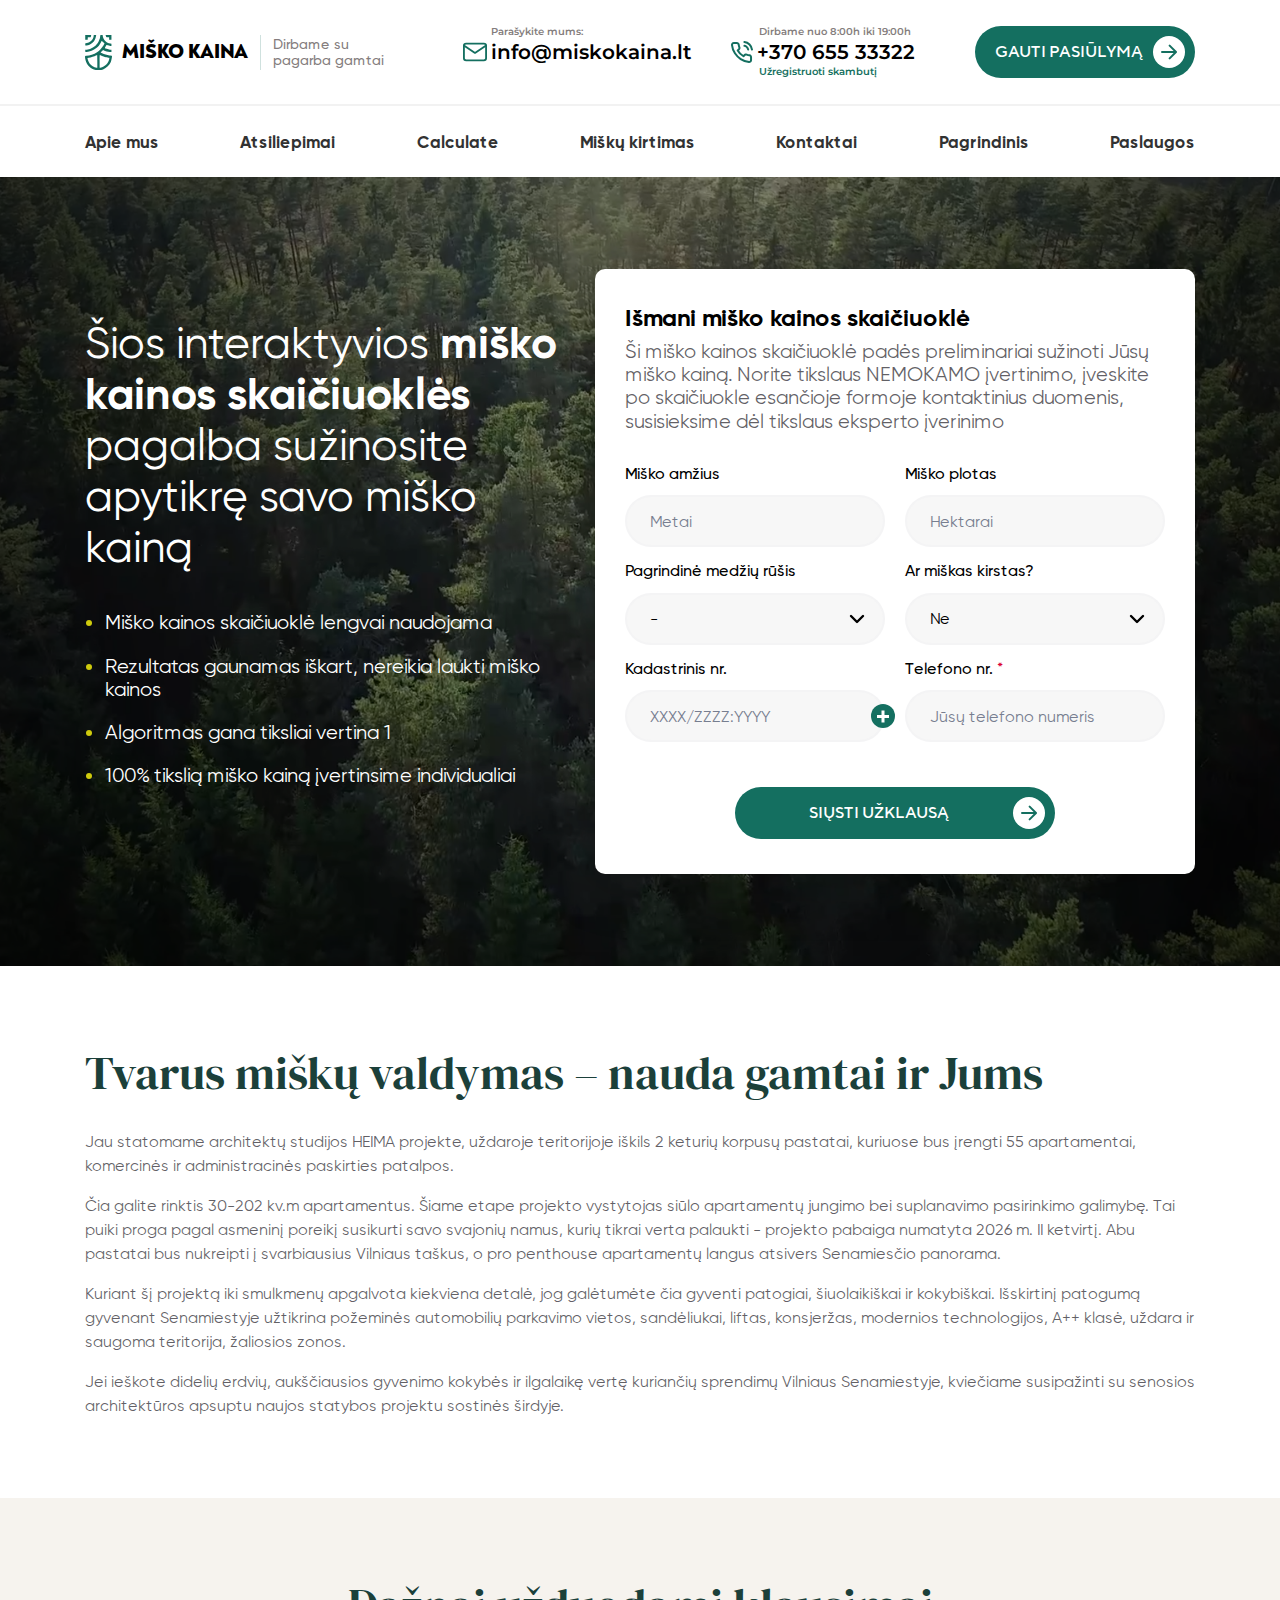
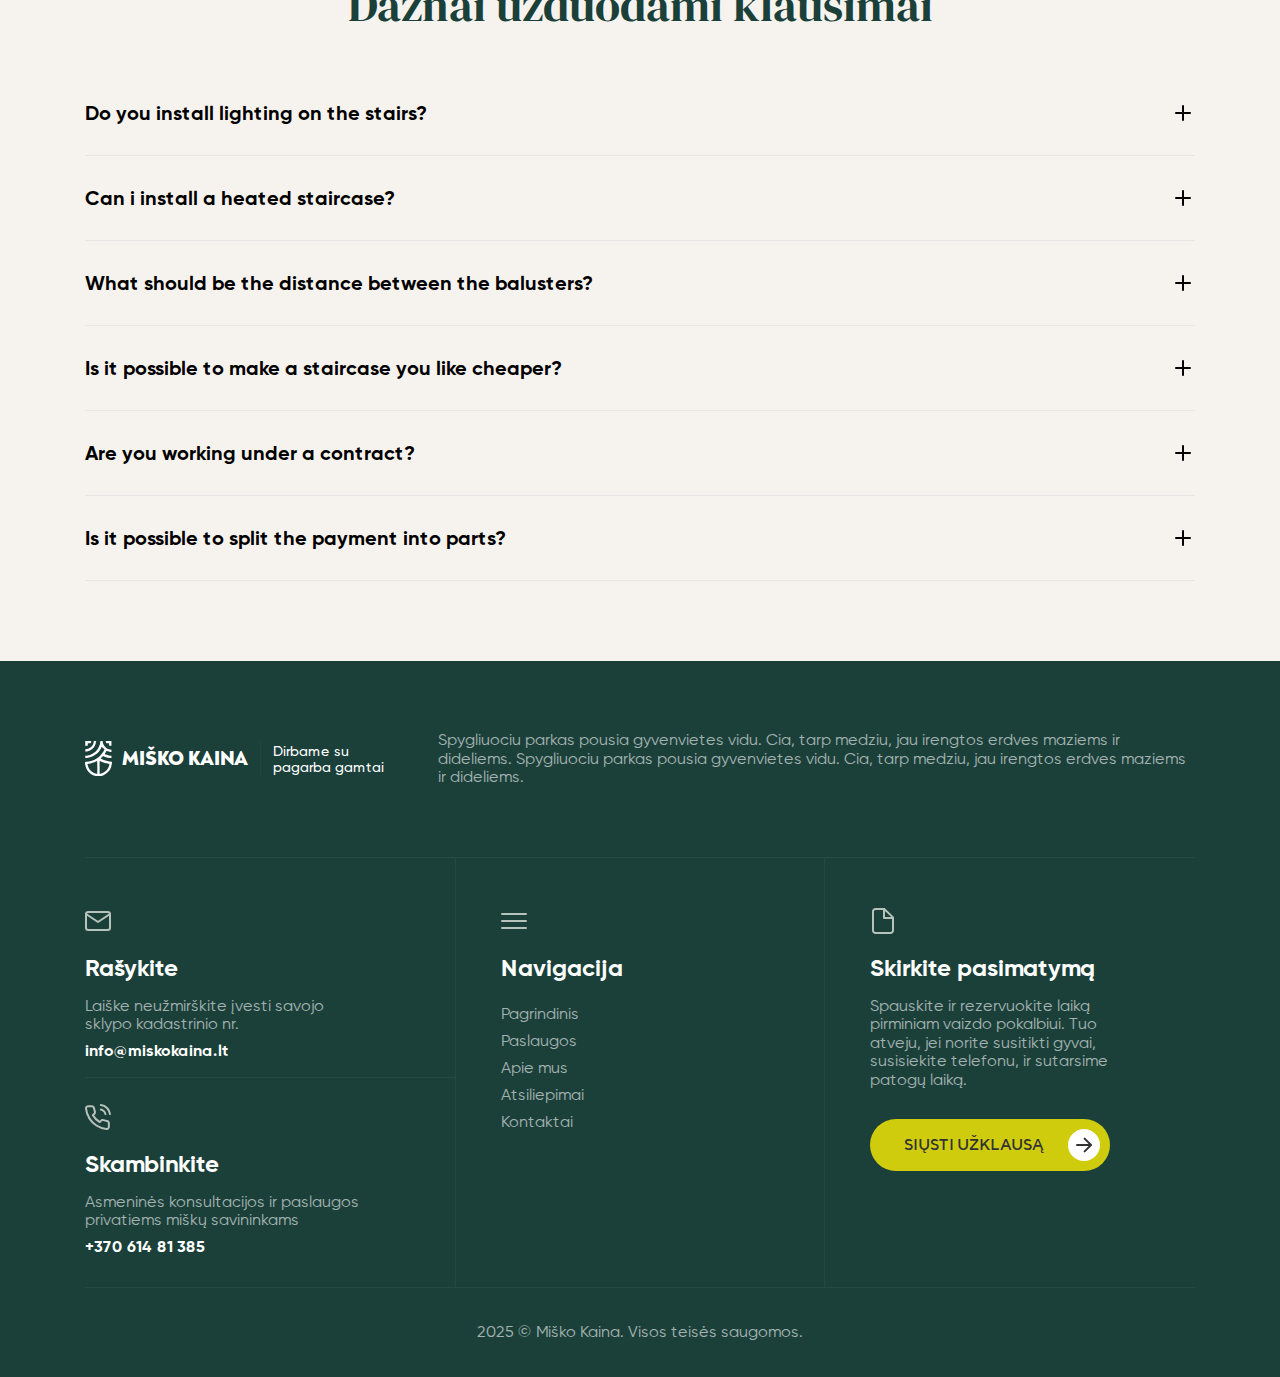
<file: calculate.html>
<!DOCTYPE html>
<html lang="en">

<head>
    <meta charset="UTF-8">
    <meta name="viewport" content="width=device-width, initial-scale=1.0, maximum-scale=1.0, user-scalable=no">
    <meta name="mobile-web-app-capable" content="yes"> <!-- Для Android -->
    <meta name="apple-mobile-web-app-capable" content="yes"> <!-- Для iOS -->

    <title>Misko Kaina</title>

    <link rel="icon" type="image/png" href="assets/images/logo.svg">
    <link rel="stylesheet" href="assets/css/swiper-bundle.min.css">
    <link rel="stylesheet" href="assets/css/style.css">

</head>

<body>
    <div class="site" id="page">
        <header class="header">
            <div class="header__top">
                <div class="container">
                    <div class="header__inner">
                        <button class="burger" id="burgerButton">
                            <span>
                                Menu
                            </span>
                        </button>
                        <div class="header__logo">
                            <a href="index.html" class="logo">
                                <img src="assets/images/logo.svg" alt="logo">
                            </a>
                            <div class="logo__desc">
                                <span class="site__name">
                                    MIŠKO KAINA
                                </span>
                                <hr>
                                <p class="site__desc">
                                    Dirbame su pagarba gamtai
                                </p>
                            </div>
                        </div>
                        <div class="header__links contact__links">
                            <div class="column">
                                <span style="color: var(--color-gray);">
                                    Parašykite mums:
                                </span>
                                <a href="mailto:info@miskokaina.lt">
                                    <img src="assets/images/icons/mail.svg" alt="mail">
                                    info@miskokaina.lt
                                </a>
                            </div>
                            <div class="column">
                                <span style="color: var(--color-gray);">
                                    Dirbame nuo 8:00h iki 19:00h
                                </span>
                                <a href="tel:+37065533322">
                                    <img src="assets/images/icons/phone.svg" alt="phone">
                                    +370 655 33322
                                </a>
                                <span style="color: var(--color-btn);">Užregistruoti skambutį</span>
                            </div>
                        </div>
                        <button class="btn-primary">
                            GAUTI PASIŪLYMĄ
                            <span>
                                <svg width="16" height="16" fill="none" xmlns="http://www.w3.org/2000/svg">
                                    <path
                                        d="M1 7a1 1 0 000 2V7zm14.707 1.707a1 1 0 000-1.414L9.343.929A1 1 0 007.93 2.343L13.586 8l-5.657 5.657a1 1 0 101.414 1.414l6.364-6.364zM1 9h14V7H1v2z"
                                        fill="#146F60" />
                                </svg>
                            </span>
                        </button>
                    </div>
                </div>
            </div>
            <div class="container">
                <nav class="header__nav nav">
                    <ul class="nav__list">
                        <li>
                            <a href="#about">Apie mus</a>
                        </li>
                        <li>
                            <a href="#Atsiliepimai">Atsiliepimai</a>
                        </li>
                        <li>
                            <a href="calculate.html">Calculate</a>
                        </li>
                        <li>
                            <a href="forest.html">Miškų kirtimas</a>
                        </li>
                        <li>
                            <a href="contact.html">Kontaktai</a>
                        </li>
                        <li>
                            <a href="index.html">Pagrindinis</a>
                        </li>
                        <li>
                            <a href="#services">Paslaugos</a>
                        </li>
                    </ul>
                </nav>
            </div>
        </header>
        <div class="mobile__nav">
            <button class="icon close" id="closeMenu">
                <svg width="24" height="24" viewBox="0 0 24 24" fill="none" xmlns="http://www.w3.org/2000/svg">
                    <path fill-rule="evenodd" clip-rule="evenodd"
                        d="M12.0001 9.8183L2.18182 0L0 2.18182L9.8183 12.0001L0.000232995 21.8182L2.18205 24L12.0001 14.1819L21.8182 24L24 21.8182L14.1819 12.0001L24.0002 2.18182L21.8184 1.07288e-06L12.0001 9.8183Z"
                        fill="white" />
                </svg>
            </button>
            <nav class="nav" role="navigation" aria-label="mobile navigation">
                <button class="btn-primary">
                    GAUTI PASIŪLYMĄ
                    <span>
                        <svg width="16" height="16" fill="none" xmlns="http://www.w3.org/2000/svg">
                            <path
                                d="M1 7a1 1 0 000 2V7zm14.707 1.707a1 1 0 000-1.414L9.343.929A1 1 0 007.93 2.343L13.586 8l-5.657 5.657a1 1 0 101.414 1.414l6.364-6.364zM1 9h14V7H1v2z"
                                fill="#146F60" />
                        </svg>
                    </span>
                </button>
                <div class="contact__links">
                    <div class="column">
                        <span style="color: var(--color-gray);">
                            Parašykite mums:
                        </span>
                        <a href="mailto:info@miskokaina.lt">
                            <img src="assets/images/icons/mail.svg" alt="mail">
                            info@miskokaina.lt
                        </a>
                    </div>
                    <div class="column">
                        <span style="color: var(--color-gray);">
                            Dirbame nuo 8:00h iki 19:00h
                        </span>
                        <a href="tel:+37065533322">
                            <img src="assets/images/icons/phone.svg" alt="phone">
                            +370 655 33322
                        </a>
                        <span style="color: var(--color-btn);">Užregistruoti skambutį</span>
                    </div>
                </div>
                <ul class="nav__list">
                    <li>
                        <a href="#about">Apie mus</a>
                    </li>
                    <li>
                        <a href="#Atsiliepimai">Atsiliepimai</a>
                    </li>
                    <li>
                        <a href="calculate.html">Calculate</a>
                    </li>
                    <li>
                        <a href="forest.html">Miškų kirtimas</a>
                    </li>
                    <li>
                        <a href="contact.html">Kontaktai</a>
                    </li>
                    <li>
                        <a href="index.html">Pagrindinis</a>
                    </li>
                    <li>
                        <a href="#services">Paslaugos</a>
                    </li>
                </ul>
            </nav>
        </div>

        <main class="main" id="primary">
            <section class="hero" style="background-image: url(assets/images/home-bg.png);">
                <div class="container">
                    <div class="row">
                        <div class="hero__editor">
                            <h1 class="title">
                                Šios interaktyvios <b>miško kainos skaičiuoklės</b> pagalba sužinosite apytikrę savo
                                miško kainą
                            </h1>
                            <div class="content">
                                <ul>
                                    <li>
                                        Miško kainos skaičiuoklė lengvai naudojama
                                    </li>
                                    <li>
                                        Rezultatas gaunamas iškart, nereikia laukti miško kainos
                                    </li>
                                    <li>
                                        Algoritmas gana tiksliai vertina 1
                                    </li>
                                    <li>
                                        100% tikslią miško kainą įvertinsime individualiai
                                    </li>
                                </ul>
                            </div>
                        </div>
                        <div class="hero__form column-2">
                            <div class="content">
                                <h3>Išmani miško kainos skaičiuoklė</h3>
                                <p>Ši miško kainos skaičiuoklė padės preliminariai sužinoti Jūsų miško kainą. Norite
                                    tikslaus NEMOKAMO įvertinimo, įveskite po skaičiuokle esančioje formoje kontaktinius
                                    duomenis, susisieksime dėl tikslaus eksperto įverinimo</p>
                            </div>
                            <form action="#">
                                <div class="form-group">
                                    <label>Miško amžius</label>
                                    <input type="text" name="metai" placeholder="Metai">
                                </div>
                                <div class="form-group">
                                    <label>Miško plotas</label>
                                    <input type="text" name="hektarai" placeholder="Hektarai">
                                </div>
                                <div class="form-group">
                                    <label>Pagrindinė medžių rūšis</label>
                                    <div class="custom-select">
                                        <select autocomplete="off">
                                            <option value="">-</option>
                                            <option value="1">Metai</option>
                                            <option value="2">Hektarai</option>
                                            <option value="3">Metai</option>
                                            <option value="4">Hektarai</option>
                                            <option value="5">Metai</option>
                                            <option value="6">Hektarai</option>
                                        </select>
                                    </div>
                                </div>
                                <div class="form-group">
                                    <label>Ar miškas kirstas?</label>
                                    <div class="custom-select">
                                        <select autocomplete="off">
                                            <option value="">Ne</option>
                                            <option value="1">Metai</option>
                                            <option value="2">Hektarai</option>
                                            <option value="3">Metai</option>
                                            <option value="4">Hektarai</option>
                                            <option value="5">Metai</option>
                                            <option value="6">Hektarai</option>
                                        </select>
                                    </div>
                                </div>
                                <div class="form-group" id="kadastrinis-fields">
                                    <label>Kadastrinis nr.</label>
                                    <div class="field-wrapper">
                                        <input type="text" name="kadastrinis[1]" placeholder="XXXX/ZZZZ:YYYY">
                                        <button type="button" class="icon add-field" onclick="addField()">+</button>
                                    </div>
                                </div>
                                <div class="form-group">
                                    <label class="required">Telefono nr.</label>
                                    <input type="tel" name="phone" placeholder="Jūsų telefono numeris" required>
                                </div>

                                <button type="submit" class="btn-primary">
                                    SIŲSTI UŽKLAUSĄ
                                    <span>
                                        <svg width="16" height="16" fill="none" xmlns="http://www.w3.org/2000/svg">
                                            <path
                                                d="M1 7a1 1 0 000 2V7zm14.707 1.707a1 1 0 000-1.414L9.343.929A1 1 0 007.93 2.343L13.586 8l-5.657 5.657a1 1 0 101.414 1.414l6.364-6.364zM1 9h14V7H1v2z"
                                                fill="#146F60"></path>
                                        </svg>
                                    </span></button>
                            </form>
                        </div>
                    </div>
                </div>
            </section>
            <section class="editor">
                <div class="container">
                    <div class="editor__content">
                        <h2 class=" ">Tvarus miškų valdymas – nauda gamtai ir Jums</h2>
                        <p>
                            Jau statomame architektų studijos HEIMA projekte, uždaroje teritorijoje iškils 2 keturių
                            korpusų
                            pastatai, kuriuose bus įrengti 55 apartamentai, komercinės ir administracinės paskirties
                            patalpos.
                        </p>

                        <p>
                            Čia galite rinktis 30-202 kv.m apartamentus. Šiame etape projekto vystytojas siūlo
                            apartamentų
                            jungimo bei suplanavimo pasirinkimo galimybę. Tai puiki proga pagal asmeninį poreikį
                            susikurti
                            savo svajonių namus, kurių tikrai verta palaukti - projekto pabaiga numatyta 2026 m. II
                            ketvirtį. Abu pastatai bus nukreipti į svarbiausius Vilniaus taškus, o pro penthouse
                            apartamentų
                            langus atsivers Senamiesčio panorama.
                        </p>

                        <p>
                            Kuriant šį projektą iki smulkmenų apgalvota kiekviena detalė, jog galėtumėte čia gyventi
                            patogiai, šiuolaikiškai ir kokybiškai. Išskirtinį patogumą gyvenant Senamiestyje užtikrina
                            požeminės automobilių parkavimo vietos, sandėliukai, liftas, konsjeržas, modernios
                            technologijos, A++ klasė, uždara ir saugoma teritorija, žaliosios zonos.
                        </p>

                        <p>
                            Jei ieškote didelių erdvių, aukščiausios gyvenimo kokybės ir ilgalaikę vertę kuriančių
                            sprendimų
                            Vilniaus Senamiestyje, kviečiame susipažinti su senosios architektūros apsuptu naujos
                            statybos
                            projektu sostinės širdyje.
                        </p>
                    </div>
                </div>
            </section>
            <section class="faq" id="faq">
                <div class="container">
                    <h2 class="center section-title">Dažnai užduodami klausimai</h2>
                    <ul class="faq__list">
                        <li class="faq__item">
                            <div class="action">
                                <h4>Do you install lighting on the stairs?</h4>
                                <button class="icon"><svg width="24" height="24" viewBox="0 0 24 24" fill="none"
                                        xmlns="http://www.w3.org/2000/svg">
                                        <path d="M12 5V19" stroke="black" stroke-width="2" stroke-linecap="round"
                                            stroke-linejoin="round" />
                                        <path d="M5 12H19" stroke="black" stroke-width="2" stroke-linecap="round"
                                            stroke-linejoin="round" />
                                    </svg></button>
                            </div>
                            <div class="content">
                                <p>
                                    Lorem Ipsum is simply dummy text of the printing and typesetting industry. Lorem
                                    Ipsum
                                    has been the industry's standard dummy text ever since the 1500s, when an unknown
                                    printer took a galley of type and scrambled it to make a type specimen book. It has
                                    survived not only five centuries, but also the leap into electronic typesetting,
                                    remaining essentially unchanged. It was popularised in the 1960s with the release of
                                    Letraset sheets containing Lorem Ipsum passages, and more recently with desktop
                                    publishing software like Aldus PageMaker including versions of Lorem Ipsum.
                                </p>
                            </div>
                        </li>
                        <li class="faq__item">
                            <div class="action">
                                <h4>Can i install a heated staircase?</h4>
                                <button class="icon"><svg width="24" height="24" viewBox="0 0 24 24" fill="none"
                                        xmlns="http://www.w3.org/2000/svg">
                                        <path d="M12 5V19" stroke="black" stroke-width="2" stroke-linecap="round"
                                            stroke-linejoin="round" />
                                        <path d="M5 12H19" stroke="black" stroke-width="2" stroke-linecap="round"
                                            stroke-linejoin="round" />
                                    </svg></button>
                            </div>
                            <div class="content">
                                <p>
                                    Lorem Ipsum is simply dummy text of the printing and typesetting industry. Lorem
                                    Ipsum
                                    has been the industry's standard dummy text ever since the 1500s, when an unknown
                                    printer took a galley of type and scrambled it to make a type specimen book. It has
                                    survived not only five centuries, but also the leap into electronic typesetting,
                                    remaining essentially unchanged. It was popularised in the 1960s with the release of
                                    Letraset sheets containing Lorem Ipsum passages, and more recently with desktop
                                    publishing software like Aldus PageMaker including versions of Lorem Ipsum.
                                </p>
                            </div>
                        </li>
                        <li class="faq__item">
                            <div class="action">
                                <h4>What should be the distance between the balusters?</h4>
                                <button class="icon"><svg width="24" height="24" viewBox="0 0 24 24" fill="none"
                                        xmlns="http://www.w3.org/2000/svg">
                                        <path d="M12 5V19" stroke="black" stroke-width="2" stroke-linecap="round"
                                            stroke-linejoin="round" />
                                        <path d="M5 12H19" stroke="black" stroke-width="2" stroke-linecap="round"
                                            stroke-linejoin="round" />
                                    </svg></button>
                            </div>
                            <div class="content">
                                <p>
                                    Lorem Ipsum is simply dummy text of the printing and typesetting industry. Lorem
                                    Ipsum
                                    has been the industry's standard dummy text ever since the 1500s, when an unknown
                                    printer took a galley of type and scrambled it to make a type specimen book. It has
                                    survived not only five centuries, but also the leap into electronic typesetting,
                                    remaining essentially unchanged. It was popularised in the 1960s with the release of
                                    Letraset sheets containing Lorem Ipsum passages, and more recently with desktop
                                    publishing software like Aldus PageMaker including versions of Lorem Ipsum.
                                </p>
                            </div>
                        </li>
                        <li class="faq__item">
                            <div class="action">
                                <h4>Is it possible to make a staircase you like cheaper?</h4>
                                <button class="icon"><svg width="24" height="24" viewBox="0 0 24 24" fill="none"
                                        xmlns="http://www.w3.org/2000/svg">
                                        <path d="M12 5V19" stroke="black" stroke-width="2" stroke-linecap="round"
                                            stroke-linejoin="round" />
                                        <path d="M5 12H19" stroke="black" stroke-width="2" stroke-linecap="round"
                                            stroke-linejoin="round" />
                                    </svg></button>
                            </div>
                            <div class="content">
                                <p>
                                    Lorem Ipsum is simply dummy text of the printing and typesetting industry. Lorem
                                    Ipsum
                                    has been the industry's standard dummy text ever since the 1500s, when an unknown
                                    printer took a galley of type and scrambled it to make a type specimen book. It has
                                    survived not only five centuries, but also the leap into electronic typesetting,
                                    remaining essentially unchanged. It was popularised in the 1960s with the release of
                                    Letraset sheets containing Lorem Ipsum passages, and more recently with desktop
                                    publishing software like Aldus PageMaker including versions of Lorem Ipsum.
                                </p>
                            </div>
                        </li>
                        <li class="faq__item">
                            <div class="action">
                                <h4>Are you working under a contract?</h4>
                                <button class="icon"><svg width="24" height="24" viewBox="0 0 24 24" fill="none"
                                        xmlns="http://www.w3.org/2000/svg">
                                        <path d="M12 5V19" stroke="black" stroke-width="2" stroke-linecap="round"
                                            stroke-linejoin="round" />
                                        <path d="M5 12H19" stroke="black" stroke-width="2" stroke-linecap="round"
                                            stroke-linejoin="round" />
                                    </svg></button>
                            </div>
                            <div class="content">
                                <p>
                                    Lorem Ipsum is simply dummy text of the printing and typesetting industry. Lorem
                                    Ipsum
                                    has been the industry's standard dummy text ever since the 1500s, when an unknown
                                    printer took a galley of type and scrambled it to make a type specimen book. It has
                                    survived not only five centuries, but also the leap into electronic typesetting,
                                    remaining essentially unchanged. It was popularised in the 1960s with the release of
                                    Letraset sheets containing Lorem Ipsum passages, and more recently with desktop
                                    publishing software like Aldus PageMaker including versions of Lorem Ipsum.
                                </p>
                            </div>
                        </li>
                        <li class="faq__item">
                            <div class="action">
                                <h4>Is it possible to split the payment into parts?</h4>
                                <button class="icon"><svg width="24" height="24" viewBox="0 0 24 24" fill="none"
                                        xmlns="http://www.w3.org/2000/svg">
                                        <path d="M12 5V19" stroke="black" stroke-width="2" stroke-linecap="round"
                                            stroke-linejoin="round" />
                                        <path d="M5 12H19" stroke="black" stroke-width="2" stroke-linecap="round"
                                            stroke-linejoin="round" />
                                    </svg></button>
                            </div>
                            <div class="content">
                                <p>
                                    Lorem Ipsum is simply dummy text of the printing and typesetting industry. Lorem
                                    Ipsum
                                    has been the industry's standard dummy text ever since the 1500s, when an unknown
                                    printer took a galley of type and scrambled it to make a type specimen book. It has
                                    survived not only five centuries, but also the leap into electronic typesetting,
                                    remaining essentially unchanged. It was popularised in the 1960s with the release of
                                    Letraset sheets containing Lorem Ipsum passages, and more recently with desktop
                                    publishing software like Aldus PageMaker including versions of Lorem Ipsum.
                                </p>
                            </div>
                        </li>
                    </ul>
                </div>
            </section>
        </main>
        <footer class="footer">
            <div class="container">
                <div class="footer__top">
                    <div class="header__logo">
                        <a href="index.html" class="logo">
                            <img src="assets/images/logo-footer.svg" alt="logo">
                        </a>
                        <div class="logo__desc">
                            <span class="site__name">
                                MIŠKO KAINA
                            </span>
                            <hr>
                            <p class="site__desc">
                                Dirbame su pagarba gamtai
                            </p>
                        </div>
                    </div>
                    <p class="medium-text">
                        Spygliuociu parkas pousia gyvenvietes vidu. Cia, tarp medziu, jau irengtos erdves maziems ir
                        dideliems. Spygliuociu parkas pousia gyvenvietes vidu. Cia, tarp medziu, jau irengtos erdves
                        maziems
                        ir dideliems.
                    </p>
                </div>
                <div class="footer__grid">
                    <div class="footer__column">
                        <img src="assets/images/icons/footer/mail.svg" alt="">
                        <h3>Rašykite</h3>
                        <p class="medium-text">Laiške neužmirškite įvesti savojo sklypo kadastrinio nr.</p>
                        <a href="mailto:info@miskokaina.lt">info@miskokaina.lt</a>

                    </div>
                    <div class="footer__column">
                        <img src="assets/images/icons/footer/phone.svg" alt="">
                        <h3>Skambinkite</h3>
                        <p class="medium-text">Asmeninės konsultacijos ir paslaugos privatiems miškų savininkams</p>
                        <a href="tel:+370 614 81 385">+370 614 81 385</a>
                    </div>
                    <div class="footer__column">
                        <img src="assets/images/icons/footer/nav.svg" alt="">
                        <h3>Navigacija</h3>
                        <nav class="footer__nav nav">
                            <ul class="nav__list">
                                <li>
                                    <a href="index.html">Pagrindinis</a>
                                </li>
                                <li>
                                    <a href="#services">Paslaugos</a>
                                </li>
                                <li>
                                    <a href="#about">Apie mus</a>
                                </li>
                                <li>
                                    <a href="#Atsiliepimai">Atsiliepimai</a>
                                </li>
                                <li>
                                    <a href="contact.html">Kontaktai</a>
                                </li>
                            </ul>
                        </nav>
                    </div>
                    <div class="footer__column">
                        <img src="assets/images/icons/footer/doc.svg" alt="">
                        <h3>Skirkite pasimatymą</h3>
                        <p class="medium-text">
                            Spauskite ir rezervuokite laiką pirminiam vaizdo pokalbiui. Tuo atveju,
                            jei norite susitikti gyvai, susisiekite telefonu, ir sutarsime patogų laiką.
                        </p>
                        <button class="btn-primary btn-second">SIŲSTI UŽKLAUSĄ
                            <span>
                                <svg width="16" height="16" fill="none" xmlns="http://www.w3.org/2000/svg">
                                    <path
                                        d="M1 7a1 1 0 000 2V7zm14.707 1.707a1 1 0 000-1.414L9.343.929A1 1 0 007.93 2.343L13.586 8l-5.657 5.657a1 1 0 101.414 1.414l6.364-6.364zM1 9h14V7H1v2z"
                                        fill="#146F60" />
                                </svg>
                            </span>
                        </button>
                    </div>
                </div>
                <div class="copy">
                    <p class="medium-text center">2025 © Miško Kaina. Visos teisės saugomos.</p>
                </div>
            </div>
        </footer>
    </div>

    <script src="assets/js/jquery-3.7.1.min.js"></script>
    <script src="assets/js/swiper-bundle.min.js"></script>
    <script src="assets/js/custom-select.js"></script>
    <script src="assets/js/scripts.js"></script>
</body>

</html>
</file>
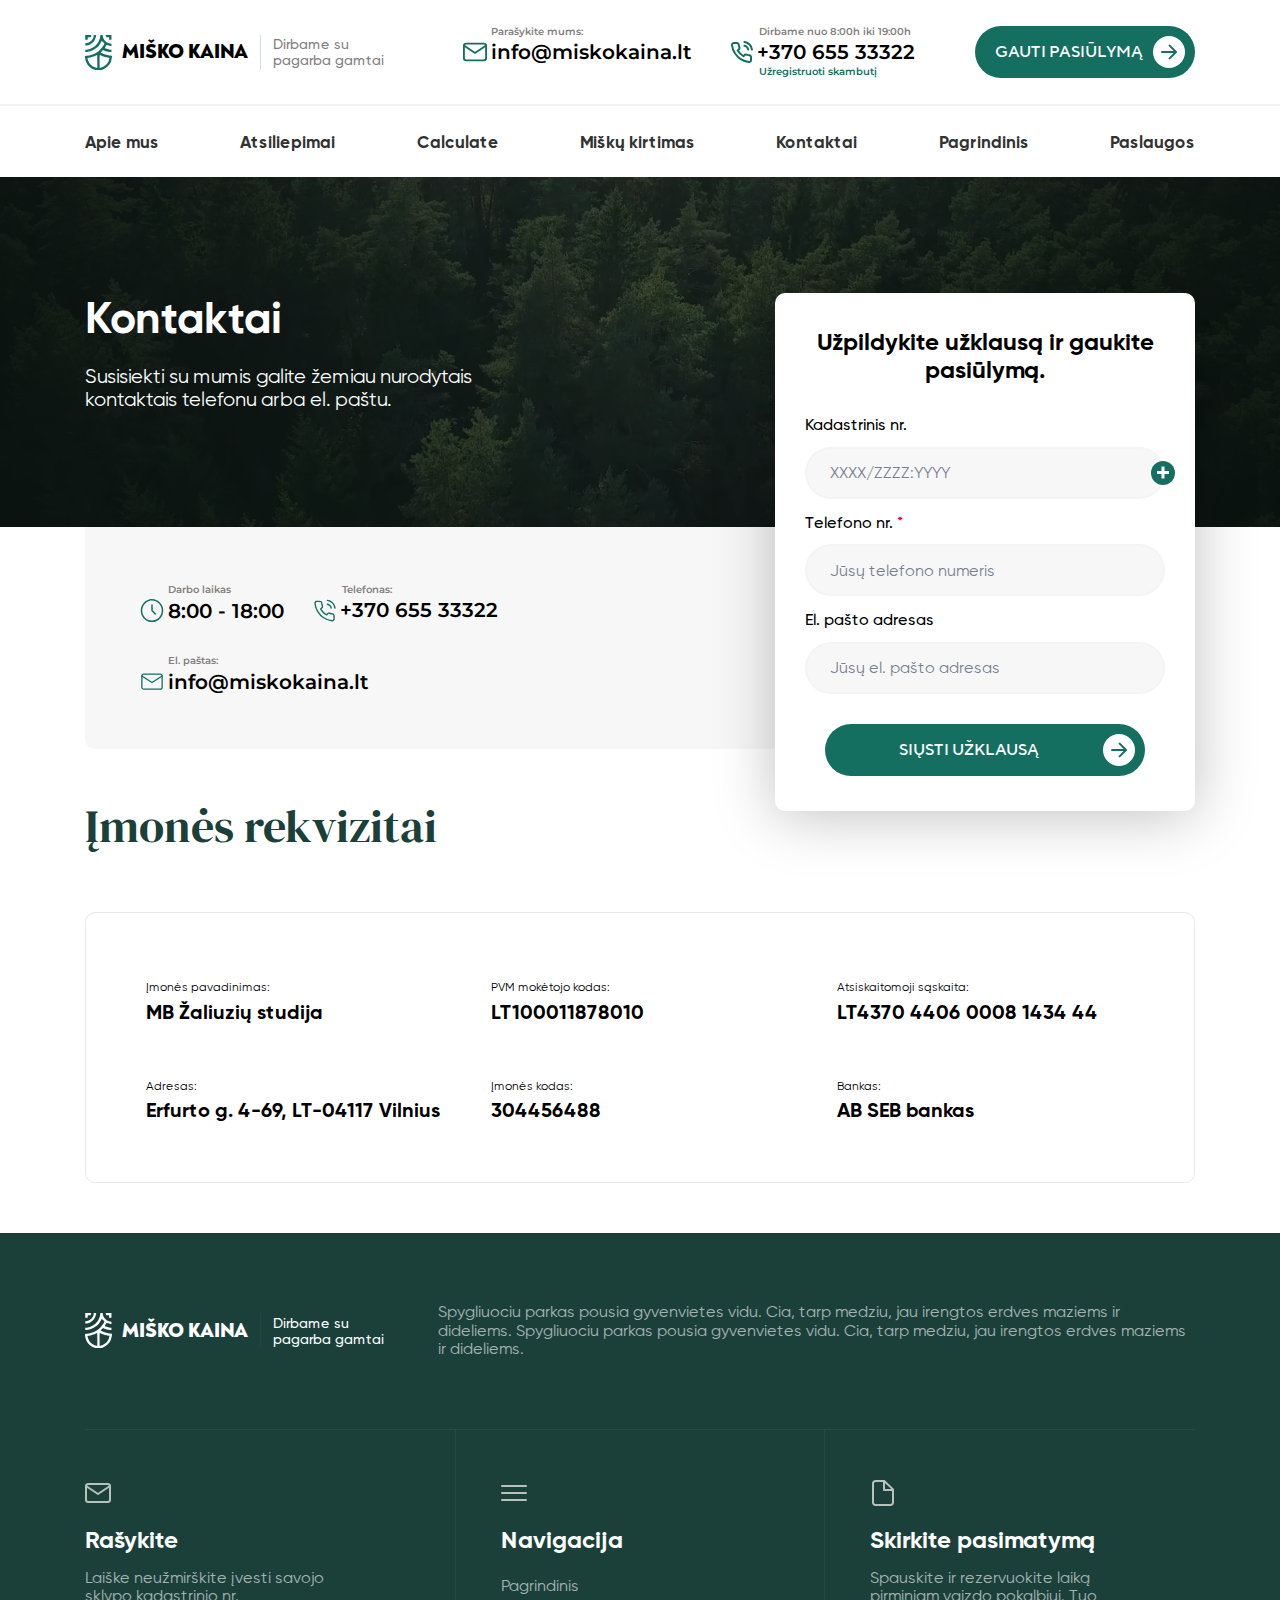
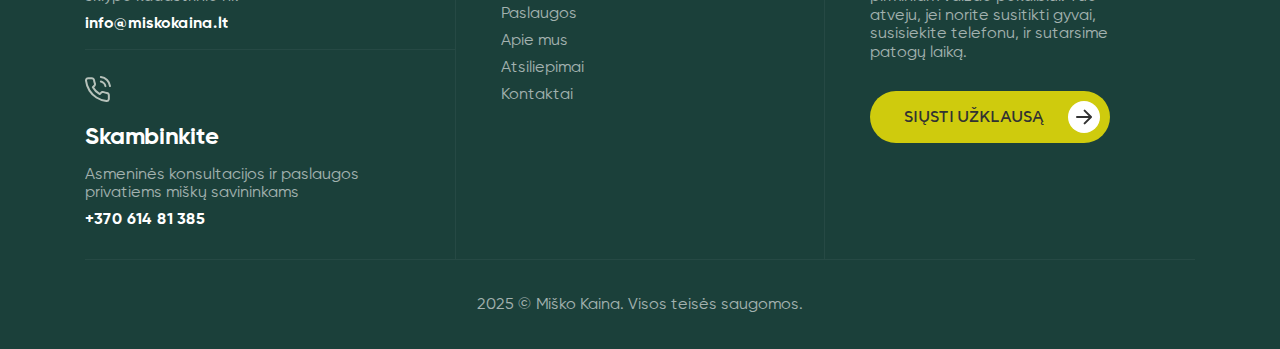
<file: contact.html>
<!DOCTYPE html>
<html lang="en">

<head>
    <meta charset="UTF-8">
    <meta name="viewport" content="width=device-width, initial-scale=1.0, maximum-scale=1.0, user-scalable=no">
    <meta name="mobile-web-app-capable" content="yes"> <!-- Для Android -->
    <meta name="apple-mobile-web-app-capable" content="yes"> <!-- Для iOS -->

    <title>Misko Kaina</title>

    <link rel="icon" type="image/png" href="assets/images/logo.svg">
    <link rel="stylesheet" href="assets/css/swiper-bundle.min.css">
    <link rel="stylesheet" href="assets/css/style.css">

</head>

<body>
    <div class="site" id="page">
        <header class="header">
            <div class="header__top">
                <div class="container">
                    <div class="header__inner">
                        <button class="burger" id="burgerButton">
                            <span>
                                Menu
                            </span>
                        </button>
                        <div class="header__logo">
                            <a href="index.html" class="logo">
                                <img src="assets/images/logo.svg" alt="logo">
                            </a>
                            <div class="logo__desc">
                                <span class="site__name">
                                    MIŠKO KAINA
                                </span>
                                <hr>
                                <p class="site__desc">
                                    Dirbame su pagarba gamtai
                                </p>
                            </div>
                        </div>
                        <div class="header__links contact__links">
                            <div class="column">
                                <span style="color: var(--color-gray);">
                                    Parašykite mums:
                                </span>
                                <a href="mailto:info@miskokaina.lt">
                                    <img src="assets/images/icons/mail.svg" alt="mail">
                                    info@miskokaina.lt
                                </a>
                            </div>
                            <div class="column">
                                <span style="color: var(--color-gray);">
                                    Dirbame nuo 8:00h iki 19:00h
                                </span>
                                <a href="tel:+37065533322">
                                    <img src="assets/images/icons/phone.svg" alt="phone">
                                    +370 655 33322
                                </a>
                                <span style="color: var(--color-btn);">Užregistruoti skambutį</span>
                            </div>
                        </div>
                        <button class="btn-primary">
                            GAUTI PASIŪLYMĄ
                            <span>
                                <svg width="16" height="16" fill="none" xmlns="http://www.w3.org/2000/svg">
                                    <path
                                        d="M1 7a1 1 0 000 2V7zm14.707 1.707a1 1 0 000-1.414L9.343.929A1 1 0 007.93 2.343L13.586 8l-5.657 5.657a1 1 0 101.414 1.414l6.364-6.364zM1 9h14V7H1v2z"
                                        fill="#146F60" />
                                </svg>
                            </span>
                        </button>
                    </div>
                </div>
            </div>
            <div class="container">
                <nav class="header__nav nav">
                    <ul class="nav__list">
                        <li>
                            <a href="#about">Apie mus</a>
                        </li>
                        <li>
                            <a href="#Atsiliepimai">Atsiliepimai</a>
                        </li>
                        <li>
                            <a href="calculate.html">Calculate</a>
                        </li>
                        <li>
                            <a href="forest.html">Miškų kirtimas</a>
                        </li>
                        <li>
                            <a href="contact.html">Kontaktai</a>
                        </li>
                        <li>
                            <a href="index.html">Pagrindinis</a>
                        </li>
                        <li>
                            <a href="#services">Paslaugos</a>
                        </li>
                    </ul>
                </nav>
            </div>
        </header>
        <div class="mobile__nav">
            <button class="icon close" id="closeMenu">
                <svg width="24" height="24" viewBox="0 0 24 24" fill="none" xmlns="http://www.w3.org/2000/svg">
                    <path fill-rule="evenodd" clip-rule="evenodd"
                        d="M12.0001 9.8183L2.18182 0L0 2.18182L9.8183 12.0001L0.000232995 21.8182L2.18205 24L12.0001 14.1819L21.8182 24L24 21.8182L14.1819 12.0001L24.0002 2.18182L21.8184 1.07288e-06L12.0001 9.8183Z"
                        fill="white" />
                </svg>
            </button>
            <nav class="nav" role="navigation" aria-label="mobile navigation">
                <button class="btn-primary">
                    GAUTI PASIŪLYMĄ
                    <span>
                        <svg width="16" height="16" fill="none" xmlns="http://www.w3.org/2000/svg">
                            <path
                                d="M1 7a1 1 0 000 2V7zm14.707 1.707a1 1 0 000-1.414L9.343.929A1 1 0 007.93 2.343L13.586 8l-5.657 5.657a1 1 0 101.414 1.414l6.364-6.364zM1 9h14V7H1v2z"
                                fill="#146F60" />
                        </svg>
                    </span>
                </button>
                <div class="contact__links">
                    <div class="column">
                        <span style="color: var(--color-gray);">
                            Parašykite mums:
                        </span>
                        <a href="mailto:info@miskokaina.lt">
                            <img src="assets/images/icons/mail.svg" alt="mail">
                            info@miskokaina.lt
                        </a>
                    </div>
                    <div class="column">
                        <span style="color: var(--color-gray);">
                            Dirbame nuo 8:00h iki 19:00h
                        </span>
                        <a href="tel:+37065533322">
                            <img src="assets/images/icons/phone.svg" alt="phone">
                            +370 655 33322
                        </a>
                        <span style="color: var(--color-btn);">Užregistruoti skambutį</span>
                    </div>
                </div>
                <ul class="nav__list">
                    <li>
                        <a href="#about">Apie mus</a>
                    </li>
                    <li>
                        <a href="#Atsiliepimai">Atsiliepimai</a>
                    </li>
                    <li>
                        <a href="calculate.html">Calculate</a>
                    </li>
                    <li>
                        <a href="forest.html">Miškų kirtimas</a>
                    </li>
                    <li>
                        <a href="contact.html">Kontaktai</a>
                    </li>
                    <li>
                        <a href="index.html">Pagrindinis</a>
                    </li>
                    <li>
                        <a href="#services">Paslaugos</a>
                    </li>
                </ul>
            </nav>
        </div>

        <main class="main" id="primary">
            <section class="banner" style="background-image: url(assets/images/home-bg.png);">
                <div class="container">
                    <div class="banner__inner">
                        <div class="column">
                            <h1 class="title">
                                Kontaktai
                            </h1>
                            <p>Susisiekti su mumis galite žemiau nurodytais kontaktais telefonu arba el. paštu.</p>
                        </div>
                        <div class="hero__form">
                            <div class="content">
                                <h3 style="text-align: center;">Užpildykite užklausą ir gaukite pasiūlymą.</h3>
                            </div>
                            <form action="#">
                                <div class="form-group" id="kadastrinis-fields">
                                    <label>Kadastrinis nr.</label>
                                    <div class="field-wrapper">
                                        <input type="text" name="kadastrinis[1]" placeholder="XXXX/ZZZZ:YYYY">
                                        <button type="button" class="icon add-field" onclick="addField()">+</button>
                                    </div>
                                </div>
                                <div class="form-group">
                                    <label class="required">Telefono nr.</label>
                                    <input type="tel" name="phone" placeholder="Jūsų telefono numeris" required>
                                </div>
                                <div class="form-group">
                                    <label>El. pašto adresas</label>
                                    <input type="email" name="email" placeholder="Jūsų el. pašto adresas">
                                </div>

                                <button type="submit" class="btn-primary">
                                    SIŲSTI UŽKLAUSĄ
                                    <span>
                                        <svg width="16" height="16" fill="none" xmlns="http://www.w3.org/2000/svg">
                                            <path
                                                d="M1 7a1 1 0 000 2V7zm14.707 1.707a1 1 0 000-1.414L9.343.929A1 1 0 007.93 2.343L13.586 8l-5.657 5.657a1 1 0 101.414 1.414l6.364-6.364zM1 9h14V7H1v2z"
                                                fill="#146F60"></path>
                                        </svg>
                                    </span></button>
                            </form>
                        </div>
                    </div>
                </div>
            </section>
            <section class="contact">
                <div class="container">
                    <div class="contact__links">
                        <div class="column">
                            <span style="color: var(--color-gray);">
                                Darbo laikas
                            </span>
                            <a>
                                <img src="assets/images/icons/contact/time.svg" alt="mail">
                                8:00 - 18:00
                            </a>
                        </div>
                        <div class="column">
                            <span style="color: var(--color-gray);">
                                Telefonas:
                            </span>
                            <a href="tel:+37065533322">
                                <img src="assets/images/icons/contact/phone.svg" alt="phone">
                                +370 655 33322
                            </a>
                        </div>
                        <div class="column">
                            <span style="color: var(--color-gray);">
                                El. paštas:
                            </span>
                            <a href="mailto:info@miskokaina.lt">
                                <img src="assets/images/icons/contact/mail.svg" alt="mail">
                                info@miskokaina.lt
                            </a>
                        </div>
                    </div>
                </div>
            </section>
            <section class="requisite">
                <div class="container">
                    <h2 class="section-title">
                        Įmonės rekvizitai
                    </h2>
                    <ul class="requisite__list">
                        <li>
                            <span>Įmonės pavadinimas:</span>
                            <h4>MB Žaliuzių studija</h4>
                        </li>
                        <li>
                            <span>PVM mokėtojo kodas:</span>
                            <h4>LT100011878010</h4>
                        </li>
                        <li>
                            <span>Atsiskaitomoji sąskaita:</span>
                            <h4>LT4370 4406 0008 1434 44</h4>
                        </li>
                        <li>
                            <span>Adresas:</span>
                            <h4>Erfurto g. 4-69, LT-04117 Vilnius</h4>
                        </li>
                        <li>
                            <span>Įmonės kodas:</span>
                            <h4>304456488</h4>
                        </li>
                        <li>
                            <span>Bankas:</span>
                            <h4>AB SEB bankas</h4>
                        </li>
                    </ul>
                </div>
            </section>
        </main>
        <footer class="footer">
            <div class="container">
                <div class="footer__top">
                    <div class="header__logo">
                        <a href="index.html" class="logo">
                            <img src="assets/images/logo-footer.svg" alt="logo">
                        </a>
                        <div class="logo__desc">
                            <span class="site__name">
                                MIŠKO KAINA
                            </span>
                            <hr>
                            <p class="site__desc">
                                Dirbame su pagarba gamtai
                            </p>
                        </div>
                    </div>
                    <p class="medium-text">
                        Spygliuociu parkas pousia gyvenvietes vidu. Cia, tarp medziu, jau irengtos erdves maziems ir
                        dideliems. Spygliuociu parkas pousia gyvenvietes vidu. Cia, tarp medziu, jau irengtos erdves
                        maziems
                        ir dideliems.
                    </p>
                </div>
                <div class="footer__grid">
                    <div class="footer__column">
                        <img src="assets/images/icons/footer/mail.svg" alt="">
                        <h3>Rašykite</h3>
                        <p class="medium-text">Laiške neužmirškite įvesti savojo sklypo kadastrinio nr.</p>
                        <a href="mailto:info@miskokaina.lt">info@miskokaina.lt</a>

                    </div>
                    <div class="footer__column">
                        <img src="assets/images/icons/footer/phone.svg" alt="">
                        <h3>Skambinkite</h3>
                        <p class="medium-text">Asmeninės konsultacijos ir paslaugos privatiems miškų savininkams</p>
                        <a href="tel:+370 614 81 385">+370 614 81 385</a>
                    </div>
                    <div class="footer__column">
                        <img src="assets/images/icons/footer/nav.svg" alt="">
                        <h3>Navigacija</h3>
                        <nav class="footer__nav nav">
                            <ul class="nav__list">
                                <li>
                                    <a href="index.html">Pagrindinis</a>
                                </li>
                                <li>
                                    <a href="#services">Paslaugos</a>
                                </li>
                                <li>
                                    <a href="#about">Apie mus</a>
                                </li>
                                <li>
                                    <a href="#Atsiliepimai">Atsiliepimai</a>
                                </li>
                                <li>
                                    <a href="contact.html">Kontaktai</a>
                                </li>
                            </ul>
                        </nav>
                    </div>
                    <div class="footer__column">
                        <img src="assets/images/icons/footer/doc.svg" alt="">
                        <h3>Skirkite pasimatymą</h3>
                        <p class="medium-text">
                            Spauskite ir rezervuokite laiką pirminiam vaizdo pokalbiui. Tuo atveju,
                            jei norite susitikti gyvai, susisiekite telefonu, ir sutarsime patogų laiką.
                        </p>
                        <button class="btn-primary btn-second">SIŲSTI UŽKLAUSĄ
                            <span>
                                <svg width="16" height="16" fill="none" xmlns="http://www.w3.org/2000/svg">
                                    <path
                                        d="M1 7a1 1 0 000 2V7zm14.707 1.707a1 1 0 000-1.414L9.343.929A1 1 0 007.93 2.343L13.586 8l-5.657 5.657a1 1 0 101.414 1.414l6.364-6.364zM1 9h14V7H1v2z"
                                        fill="#146F60" />
                                </svg>
                            </span>
                        </button>
                    </div>
                </div>
                <div class="copy">
                    <p class="medium-text center">2025 © Miško Kaina. Visos teisės saugomos.</p>
                </div>
            </div>
        </footer>
    </div>

    <script src="assets/js/jquery-3.7.1.min.js"></script>
    <script src="assets/js/swiper-bundle.min.js"></script>
    <script src="assets/js/custom-select.js"></script>
    <script src="assets/js/scripts.js"></script>
</body>

</html>
</file>
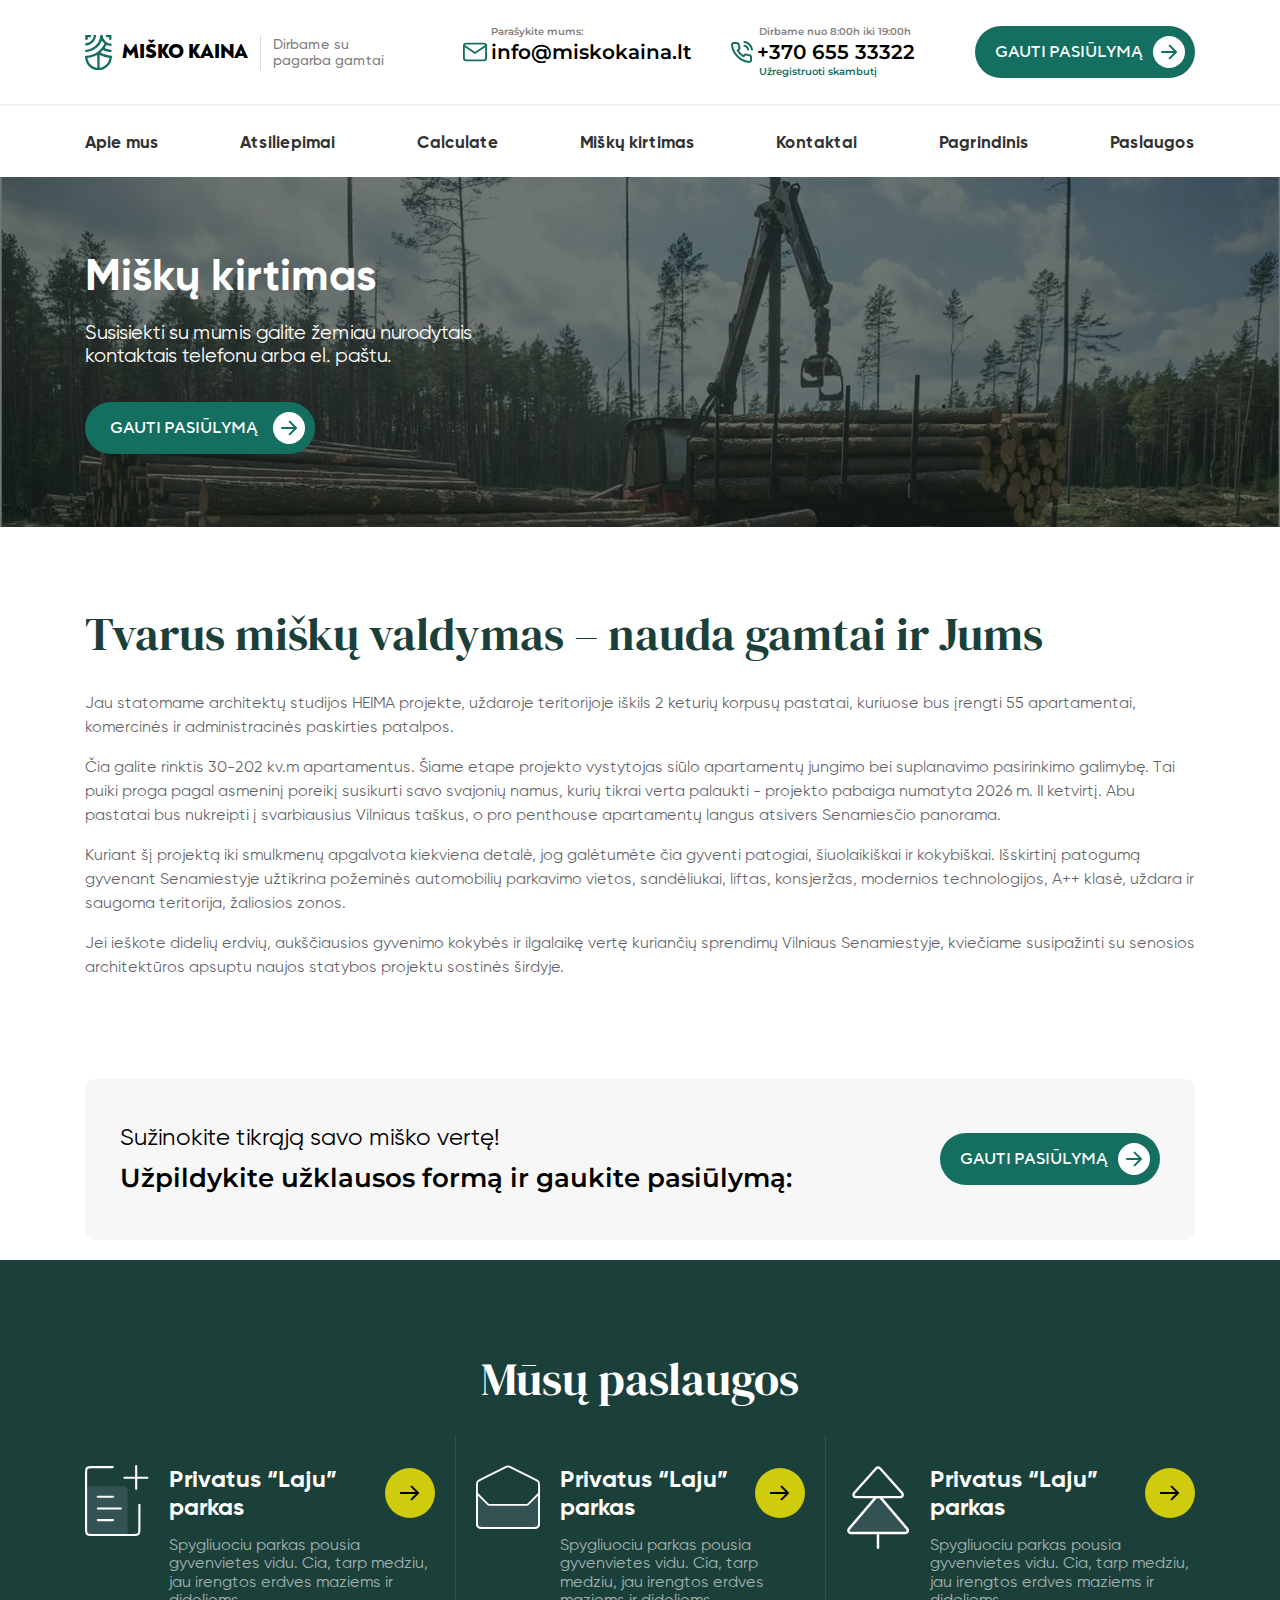
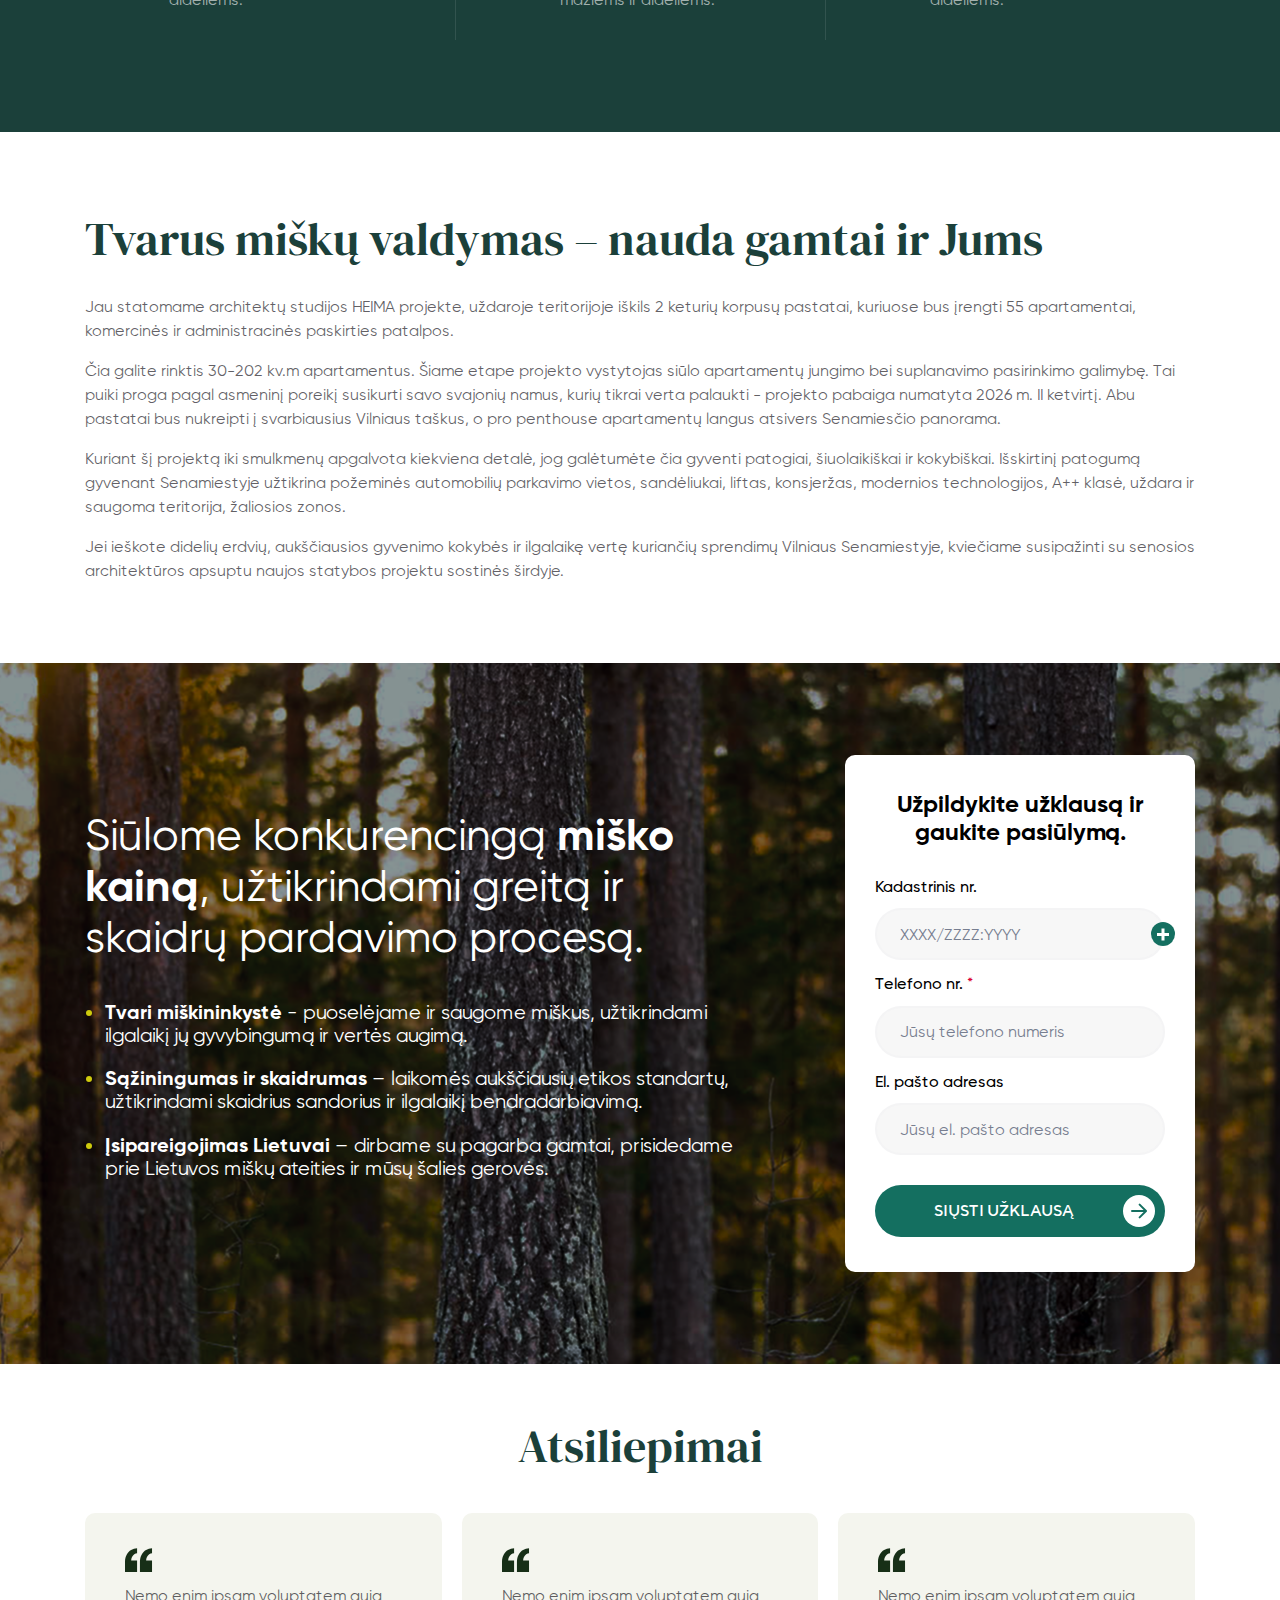
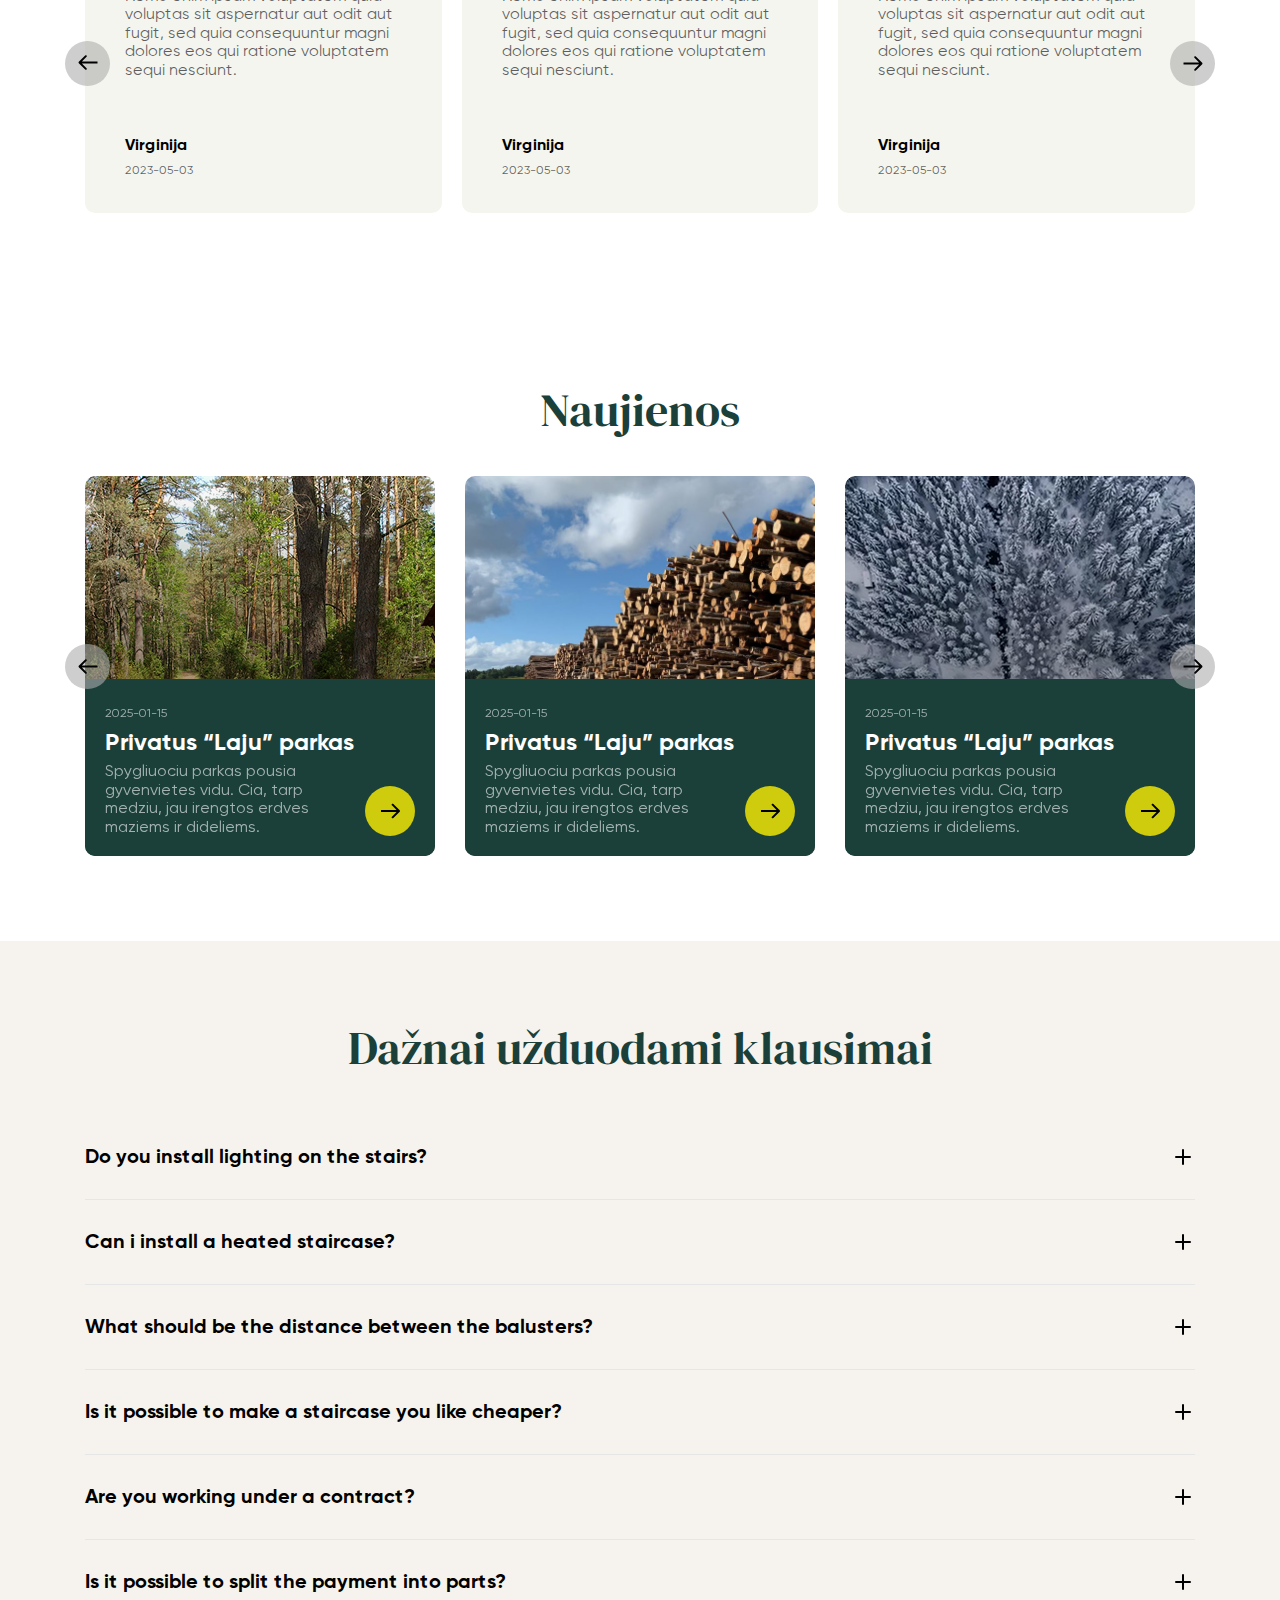
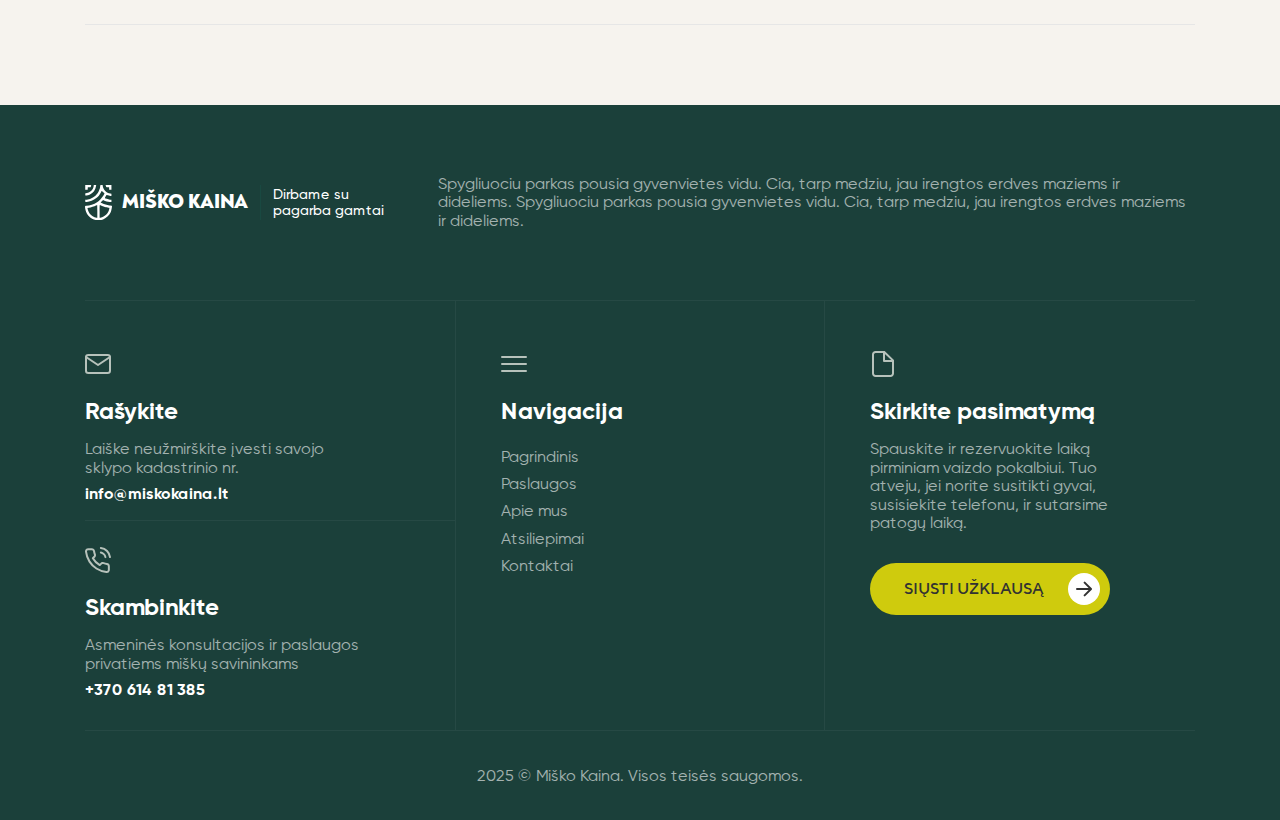
<file: forest.html>
<!DOCTYPE html>
<html lang="en">

<head>
    <meta charset="UTF-8">
    <meta name="viewport" content="width=device-width, initial-scale=1.0, maximum-scale=1.0, user-scalable=no">
    <meta name="mobile-web-app-capable" content="yes"> <!-- Для Android -->
    <meta name="apple-mobile-web-app-capable" content="yes"> <!-- Для iOS -->

    <title>Misko Kaina</title>

    <link rel="icon" type="image/png" href="assets/images/logo.svg">
    <link rel="stylesheet" href="assets/css/swiper-bundle.min.css">
    <link rel="stylesheet" href="assets/css/style.css">

</head>

<body>
    <div class="site" id="page">
        <header class="header">
            <div class="header__top">
                <div class="container">
                    <div class="header__inner">
                        <button class="burger" id="burgerButton">
                            <span>
                                Menu
                            </span>
                        </button>
                        <div class="header__logo">
                            <a href="index.html" class="logo">
                                <img src="assets/images/logo.svg" alt="logo">
                            </a>
                            <div class="logo__desc">
                                <span class="site__name">
                                    MIŠKO KAINA
                                </span>
                                <hr>
                                <p class="site__desc">
                                    Dirbame su pagarba gamtai
                                </p>
                            </div>
                        </div>
                        <div class="header__links contact__links">
                            <div class="column">
                                <span style="color: var(--color-gray);">
                                    Parašykite mums:
                                </span>
                                <a href="mailto:info@miskokaina.lt">
                                    <img src="assets/images/icons/mail.svg" alt="mail">
                                    info@miskokaina.lt
                                </a>
                            </div>
                            <div class="column">
                                <span style="color: var(--color-gray);">
                                    Dirbame nuo 8:00h iki 19:00h
                                </span>
                                <a href="tel:+37065533322">
                                    <img src="assets/images/icons/phone.svg" alt="phone">
                                    +370 655 33322
                                </a>
                                <span style="color: var(--color-btn);">Užregistruoti skambutį</span>
                            </div>
                        </div>
                        <button class="btn-primary">
                            GAUTI PASIŪLYMĄ
                            <span>
                                <svg width="16" height="16" fill="none" xmlns="http://www.w3.org/2000/svg">
                                    <path
                                        d="M1 7a1 1 0 000 2V7zm14.707 1.707a1 1 0 000-1.414L9.343.929A1 1 0 007.93 2.343L13.586 8l-5.657 5.657a1 1 0 101.414 1.414l6.364-6.364zM1 9h14V7H1v2z"
                                        fill="#146F60" />
                                </svg>
                            </span>
                        </button>
                    </div>
                </div>
            </div>
            <div class="container">
                <nav class="header__nav nav">
                    <ul class="nav__list">
                        <li>
                            <a href="#about">Apie mus</a>
                        </li>
                        <li>
                            <a href="#Atsiliepimai">Atsiliepimai</a>
                        </li>
                        <li>
                            <a href="calculate.html">Calculate</a>
                        </li>
                        <li>
                            <a href="forest.html">Miškų kirtimas</a>
                        </li>
                        <li>
                            <a href="contact.html">Kontaktai</a>
                        </li>
                        <li>
                            <a href="index.html">Pagrindinis</a>
                        </li>
                        <li>
                            <a href="#services">Paslaugos</a>
                        </li>
                    </ul>
                </nav>
            </div>
        </header>
        <div class="mobile__nav">
            <button class="icon close" id="closeMenu">
                <svg width="24" height="24" viewBox="0 0 24 24" fill="none" xmlns="http://www.w3.org/2000/svg">
                    <path fill-rule="evenodd" clip-rule="evenodd"
                        d="M12.0001 9.8183L2.18182 0L0 2.18182L9.8183 12.0001L0.000232995 21.8182L2.18205 24L12.0001 14.1819L21.8182 24L24 21.8182L14.1819 12.0001L24.0002 2.18182L21.8184 1.07288e-06L12.0001 9.8183Z"
                        fill="white" />
                </svg>
            </button>
            <nav class="nav" role="navigation" aria-label="mobile navigation">
                <button class="btn-primary">
                    GAUTI PASIŪLYMĄ
                    <span>
                        <svg width="16" height="16" fill="none" xmlns="http://www.w3.org/2000/svg">
                            <path
                                d="M1 7a1 1 0 000 2V7zm14.707 1.707a1 1 0 000-1.414L9.343.929A1 1 0 007.93 2.343L13.586 8l-5.657 5.657a1 1 0 101.414 1.414l6.364-6.364zM1 9h14V7H1v2z"
                                fill="#146F60" />
                        </svg>
                    </span>
                </button>
                <div class="contact__links">
                    <div class="column">
                        <span style="color: var(--color-gray);">
                            Parašykite mums:
                        </span>
                        <a href="mailto:info@miskokaina.lt">
                            <img src="assets/images/icons/mail.svg" alt="mail">
                            info@miskokaina.lt
                        </a>
                    </div>
                    <div class="column">
                        <span style="color: var(--color-gray);">
                            Dirbame nuo 8:00h iki 19:00h
                        </span>
                        <a href="tel:+37065533322">
                            <img src="assets/images/icons/phone.svg" alt="phone">
                            +370 655 33322
                        </a>
                        <span style="color: var(--color-btn);">Užregistruoti skambutį</span>
                    </div>
                </div>
                <ul class="nav__list">
                    <li>
                        <a href="#about">Apie mus</a>
                    </li>
                    <li>
                        <a href="#Atsiliepimai">Atsiliepimai</a>
                    </li>
                    <li>
                        <a href="calculate.html">Calculate</a>
                    </li>
                    <li>
                        <a href="forest.html">Miškų kirtimas</a>
                    </li>
                    <li>
                        <a href="contact.html">Kontaktai</a>
                    </li>
                    <li>
                        <a href="index.html">Pagrindinis</a>
                    </li>
                    <li>
                        <a href="#services">Paslaugos</a>
                    </li>
                </ul>
            </nav>
        </div>

        <main class="main" id="primary">
            <section class="banner" style="background-image: url(assets/images/banner-bg.png);">
                <div class="container">
                    <div class="banner__inner">
                        <div class="column">
                            <h1 class="title">
                                Miškų kirtimas
                            </h1>
                            <p>Susisiekti su mumis galite žemiau nurodytais kontaktais telefonu arba el. paštu.</p>
                            <button class="btn-primary">
                                GAUTI PASIŪLYMĄ
                                <span>
                                    <svg width="16" height="16" fill="none" xmlns="http://www.w3.org/2000/svg">
                                        <path
                                            d="M1 7a1 1 0 000 2V7zm14.707 1.707a1 1 0 000-1.414L9.343.929A1 1 0 007.93 2.343L13.586 8l-5.657 5.657a1 1 0 101.414 1.414l6.364-6.364zM1 9h14V7H1v2z"
                                            fill="#146F60"></path>
                                    </svg>
                                </span>
                            </button>
                        </div>
                    </div>
                </div>
            </section>
            <section class="editor">
                <div class="container">
                    <div class="editor__content">
                        <h2 class=" ">Tvarus miškų valdymas – nauda gamtai ir Jums</h2>
                        <p>
                            Jau statomame architektų studijos HEIMA projekte, uždaroje teritorijoje iškils 2 keturių
                            korpusų
                            pastatai, kuriuose bus įrengti 55 apartamentai, komercinės ir administracinės paskirties
                            patalpos.
                        </p>

                        <p>
                            Čia galite rinktis 30-202 kv.m apartamentus. Šiame etape projekto vystytojas siūlo
                            apartamentų
                            jungimo bei suplanavimo pasirinkimo galimybę. Tai puiki proga pagal asmeninį poreikį
                            susikurti
                            savo svajonių namus, kurių tikrai verta palaukti - projekto pabaiga numatyta 2026 m. II
                            ketvirtį. Abu pastatai bus nukreipti į svarbiausius Vilniaus taškus, o pro penthouse
                            apartamentų
                            langus atsivers Senamiesčio panorama.
                        </p>

                        <p>
                            Kuriant šį projektą iki smulkmenų apgalvota kiekviena detalė, jog galėtumėte čia gyventi
                            patogiai, šiuolaikiškai ir kokybiškai. Išskirtinį patogumą gyvenant Senamiestyje užtikrina
                            požeminės automobilių parkavimo vietos, sandėliukai, liftas, konsjeržas, modernios
                            technologijos, A++ klasė, uždara ir saugoma teritorija, žaliosios zonos.
                        </p>

                        <p>
                            Jei ieškote didelių erdvių, aukščiausios gyvenimo kokybės ir ilgalaikę vertę kuriančių
                            sprendimų
                            Vilniaus Senamiestyje, kviečiame susipažinti su senosios architektūros apsuptu naujos
                            statybos
                            projektu sostinės širdyje.
                        </p>
                    </div>
                </div>
            </section>
            <section class="request container">
                <div class="request__wrap row">
                    <div class="column">
                        <span class="subtitle">Sužinokite tikrąją savo miško vertę!</span>
                        <h2>Užpildykite užklausos formą ir gaukite pasiūlymą:</h2>
                    </div>
                    <button class="btn-primary">
                        GAUTI PASIŪLYMĄ
                        <span>
                            <svg width="16" height="16" fill="none" xmlns="http://www.w3.org/2000/svg">
                                <path
                                    d="M1 7a1 1 0 000 2V7zm14.707 1.707a1 1 0 000-1.414L9.343.929A1 1 0 007.93 2.343L13.586 8l-5.657 5.657a1 1 0 101.414 1.414l6.364-6.364zM1 9h14V7H1v2z"
                                    fill="#146F60"></path>
                            </svg>
                        </span>
                    </button>
                </div>
            </section>
            <section class="services">
                <div class="container">
                    <h2 class="section-title center">Mūsų paslaugos</h2>
                    <ul class="services__list">
                        <li>
                            <div class="content">
                                <img src="assets/images/musu/dock.svg" alt="">
                                <div class="column">
                                    <div class="row">
                                        <h3>Privatus “Laju” parkas</h3>
                                        <button class="btn-small">
                                            <svg width="19" height="16" viewBox="0 0 19 16" fill="none"
                                                xmlns="http://www.w3.org/2000/svg">
                                                <path
                                                    d="M18.7071 8.70711C19.0976 8.31658 19.0976 7.68342 18.7071 7.29289L12.3431 0.928932C11.9526 0.538408 11.3195 0.538408 10.9289 0.928932C10.5384 1.31946 10.5384 1.95262 10.9289 2.34315L16.5858 8L10.9289 13.6569C10.5384 14.0474 10.5384 14.6805 10.9289 15.0711C11.3195 15.4616 11.9526 15.4616 12.3431 15.0711L18.7071 8.70711ZM-1.31882e-08 9L18 9L18 7L1.31882e-08 7L-1.31882e-08 9Z"
                                                    fill="black" />
                                            </svg>
                                        </button>
                                    </div>
                                    <p>Spygliuociu parkas pousia gyvenvietes vidu. Cia, tarp medziu, jau irengtos erdves
                                        maziems ir dideliems.</p>
                                </div>
                            </div>
                        </li>
                        <li>
                            <div class="content">
                                <img src="assets/images/musu/mail.svg" alt="">
                                <div class="column">
                                    <div class="row">
                                        <h3>Privatus “Laju” parkas</h3>
                                        <button class="btn-small">
                                            <svg width="19" height="16" viewBox="0 0 19 16" fill="none"
                                                xmlns="http://www.w3.org/2000/svg">
                                                <path
                                                    d="M18.7071 8.70711C19.0976 8.31658 19.0976 7.68342 18.7071 7.29289L12.3431 0.928932C11.9526 0.538408 11.3195 0.538408 10.9289 0.928932C10.5384 1.31946 10.5384 1.95262 10.9289 2.34315L16.5858 8L10.9289 13.6569C10.5384 14.0474 10.5384 14.6805 10.9289 15.0711C11.3195 15.4616 11.9526 15.4616 12.3431 15.0711L18.7071 8.70711ZM-1.31882e-08 9L18 9L18 7L1.31882e-08 7L-1.31882e-08 9Z"
                                                    fill="black" />
                                            </svg>
                                        </button>
                                    </div>
                                    <p>Spygliuociu parkas pousia gyvenvietes vidu. Cia, tarp medziu, jau irengtos erdves
                                        maziems ir dideliems.</p>
                                </div>
                            </div>
                        </li>
                        <li>
                            <div class="content">
                                <img src="assets/images/musu/tree.svg" alt="">
                                <div class="column">
                                    <div class="row">
                                        <h3>Privatus “Laju” parkas</h3>
                                        <button class="btn-small">
                                            <svg width="19" height="16" viewBox="0 0 19 16" fill="none"
                                                xmlns="http://www.w3.org/2000/svg">
                                                <path
                                                    d="M18.7071 8.70711C19.0976 8.31658 19.0976 7.68342 18.7071 7.29289L12.3431 0.928932C11.9526 0.538408 11.3195 0.538408 10.9289 0.928932C10.5384 1.31946 10.5384 1.95262 10.9289 2.34315L16.5858 8L10.9289 13.6569C10.5384 14.0474 10.5384 14.6805 10.9289 15.0711C11.3195 15.4616 11.9526 15.4616 12.3431 15.0711L18.7071 8.70711ZM-1.31882e-08 9L18 9L18 7L1.31882e-08 7L-1.31882e-08 9Z"
                                                    fill="black" />
                                            </svg>
                                        </button>
                                    </div>
                                    <p>Spygliuociu parkas pousia gyvenvietes vidu. Cia, tarp medziu, jau irengtos erdves
                                        maziems ir dideliems.</p>

                                </div>
                            </div>
                        </li>
                    </ul>
                </div>
            </section>
            <section class="editor">
                <div class="container">
                    <div class="editor__content">
                        <h2 class=" ">Tvarus miškų valdymas – nauda gamtai ir Jums</h2>
                        <p>
                            Jau statomame architektų studijos HEIMA projekte, uždaroje teritorijoje iškils 2 keturių
                            korpusų
                            pastatai, kuriuose bus įrengti 55 apartamentai, komercinės ir administracinės paskirties
                            patalpos.
                        </p>

                        <p>
                            Čia galite rinktis 30-202 kv.m apartamentus. Šiame etape projekto vystytojas siūlo
                            apartamentų
                            jungimo bei suplanavimo pasirinkimo galimybę. Tai puiki proga pagal asmeninį poreikį
                            susikurti
                            savo svajonių namus, kurių tikrai verta palaukti - projekto pabaiga numatyta 2026 m. II
                            ketvirtį. Abu pastatai bus nukreipti į svarbiausius Vilniaus taškus, o pro penthouse
                            apartamentų
                            langus atsivers Senamiesčio panorama.
                        </p>

                        <p>
                            Kuriant šį projektą iki smulkmenų apgalvota kiekviena detalė, jog galėtumėte čia gyventi
                            patogiai, šiuolaikiškai ir kokybiškai. Išskirtinį patogumą gyvenant Senamiestyje užtikrina
                            požeminės automobilių parkavimo vietos, sandėliukai, liftas, konsjeržas, modernios
                            technologijos, A++ klasė, uždara ir saugoma teritorija, žaliosios zonos.
                        </p>

                        <p>
                            Jei ieškote didelių erdvių, aukščiausios gyvenimo kokybės ir ilgalaikę vertę kuriančių
                            sprendimų
                            Vilniaus Senamiestyje, kviečiame susipažinti su senosios architektūros apsuptu naujos
                            statybos
                            projektu sostinės širdyje.
                        </p>
                    </div>
                </div>
            </section>
            <section class="hero" style="background-image: url(assets/images/quote-bg-dark.png);">
                <div class="container">
                    <div class="row">
                        <div class="hero__editor">
                            <h1 class="title">
                                Siūlome konkurencingą <b>miško kainą</b>, užtikrindami greitą ir skaidrų pardavimo
                                procesą.
                            </h1>
                            <div class="content">
                                <ul>
                                    <li>
                                        <b>Tvari miškininkystė</b> - puoselėjame ir saugome miškus, užtikrindami
                                        ilgalaikį
                                        jų
                                        gyvybingumą ir vertės augimą.
                                    </li>
                                    <li>
                                        <b>Sąžiningumas ir skaidrumas</b> – laikomės aukščiausių etikos standartų,
                                        užtikrindami skaidrius sandorius ir ilgalaikį bendradarbiavimą.
                                    </li>
                                    <li>
                                        <b>Įsipareigojimas Lietuvai</b> – dirbame su pagarba gamtai, prisidedame prie
                                        Lietuvos miškų ateities ir mūsų šalies gerovės.
                                    </li>
                                </ul>
                            </div>
                        </div>
                        <div class="hero__form">
                            <div class="content">
                                <h3 style="text-align: center;">Užpildykite užklausą ir gaukite pasiūlymą.</h3>
                            </div>
                            <form action="#">
                                <div class="form-group" id="kadastrinis-fields">
                                    <label>Kadastrinis nr.</label>
                                    <div class="field-wrapper">
                                        <input type="text" name="kadastrinis[1]" placeholder="XXXX/ZZZZ:YYYY">
                                        <button type="button" class="icon add-field" onclick="addField()">+</button>
                                    </div>
                                </div>
                                <div class="form-group">
                                    <label class="required">Telefono nr.</label>
                                    <input type="tel" name="phone" placeholder="Jūsų telefono numeris" required>
                                </div>
                                <div class="form-group">
                                    <label>El. pašto adresas</label>
                                    <input type="email" name="email" placeholder="Jūsų el. pašto adresas">
                                </div>

                                <button type="submit" class="btn-primary">
                                    SIŲSTI UŽKLAUSĄ
                                    <span>
                                        <svg width="16" height="16" fill="none" xmlns="http://www.w3.org/2000/svg">
                                            <path
                                                d="M1 7a1 1 0 000 2V7zm14.707 1.707a1 1 0 000-1.414L9.343.929A1 1 0 007.93 2.343L13.586 8l-5.657 5.657a1 1 0 101.414 1.414l6.364-6.364zM1 9h14V7H1v2z"
                                                fill="#146F60"></path>
                                        </svg>
                                    </span></button>
                            </form>
                        </div>
                    </div>
                </div>
            </section>
            <section class="reviews">
                <h2 class="center section-title">Atsiliepimai</h2>
                <div class="container">
                    <div class="slider">
                        <div class="swiper" id="reviews">
                            <ul class="swiper-wrapper">
                                <li class="swiper-slide">
                                    <svg width="28" height="24" viewBox="0 0 28 24" fill="none"
                                        xmlns="http://www.w3.org/2000/svg">
                                        <path
                                            d="M27.03 0.279998V5.155C26.0767 5.19833 25.145 5.56666 24.235 6.26C23.325 6.95333 22.5667 7.84166 21.96 8.925C21.3967 10.0083 21.115 11.2 21.115 12.5H27.03V23.875H14.94V13.865C14.94 11.005 15.5033 8.6 16.63 6.65C17.7567 4.65666 19.23 3.14 21.05 2.1C22.9133 1.01666 24.9067 0.409997 27.03 0.279998ZM12.08 0.279998V5.155C11.1267 5.19833 10.195 5.56666 9.285 6.26C8.375 6.95333 7.61667 7.84166 7.01 8.925C6.44667 10.0083 6.165 11.2 6.165 12.5H12.08V23.875H-0.00999975V13.865C-0.00999975 11.005 0.553334 8.6 1.68 6.65C2.80667 4.65666 4.28 3.14 6.1 2.1C7.96333 1.01666 9.95667 0.409997 12.08 0.279998Z"
                                            fill="#172F17" />
                                    </svg>
                                    <p>
                                        Nemo enim ipsam voluptatem quia voluptas sit aspernatur aut odit aut fugit, sed
                                        quia
                                        consequuntur magni dolores eos qui ratione voluptatem sequi nesciunt.
                                    </p>
                                    <div class="column">
                                        <span class="author">Virginija</span>
                                        <span class="date">2023-05-03</span>
                                    </div>
                                </li>
                                <li class="swiper-slide">
                                    <svg width="28" height="24" viewBox="0 0 28 24" fill="none"
                                        xmlns="http://www.w3.org/2000/svg">
                                        <path
                                            d="M27.03 0.279998V5.155C26.0767 5.19833 25.145 5.56666 24.235 6.26C23.325 6.95333 22.5667 7.84166 21.96 8.925C21.3967 10.0083 21.115 11.2 21.115 12.5H27.03V23.875H14.94V13.865C14.94 11.005 15.5033 8.6 16.63 6.65C17.7567 4.65666 19.23 3.14 21.05 2.1C22.9133 1.01666 24.9067 0.409997 27.03 0.279998ZM12.08 0.279998V5.155C11.1267 5.19833 10.195 5.56666 9.285 6.26C8.375 6.95333 7.61667 7.84166 7.01 8.925C6.44667 10.0083 6.165 11.2 6.165 12.5H12.08V23.875H-0.00999975V13.865C-0.00999975 11.005 0.553334 8.6 1.68 6.65C2.80667 4.65666 4.28 3.14 6.1 2.1C7.96333 1.01666 9.95667 0.409997 12.08 0.279998Z"
                                            fill="#172F17" />
                                    </svg>
                                    <p>
                                        Nemo enim ipsam voluptatem quia voluptas sit aspernatur aut odit aut fugit, sed
                                        quia
                                        consequuntur magni dolores eos qui ratione voluptatem sequi nesciunt.
                                    </p>
                                    <div class="column">
                                        <span class="author">Virginija</span>
                                        <span class="date">2023-05-03</span>
                                    </div>
                                </li>
                                <li class="swiper-slide">
                                    <svg width="28" height="24" viewBox="0 0 28 24" fill="none"
                                        xmlns="http://www.w3.org/2000/svg">
                                        <path
                                            d="M27.03 0.279998V5.155C26.0767 5.19833 25.145 5.56666 24.235 6.26C23.325 6.95333 22.5667 7.84166 21.96 8.925C21.3967 10.0083 21.115 11.2 21.115 12.5H27.03V23.875H14.94V13.865C14.94 11.005 15.5033 8.6 16.63 6.65C17.7567 4.65666 19.23 3.14 21.05 2.1C22.9133 1.01666 24.9067 0.409997 27.03 0.279998ZM12.08 0.279998V5.155C11.1267 5.19833 10.195 5.56666 9.285 6.26C8.375 6.95333 7.61667 7.84166 7.01 8.925C6.44667 10.0083 6.165 11.2 6.165 12.5H12.08V23.875H-0.00999975V13.865C-0.00999975 11.005 0.553334 8.6 1.68 6.65C2.80667 4.65666 4.28 3.14 6.1 2.1C7.96333 1.01666 9.95667 0.409997 12.08 0.279998Z"
                                            fill="#172F17" />
                                    </svg>
                                    <p>
                                        Nemo enim ipsam voluptatem quia voluptas sit aspernatur aut odit aut fugit, sed
                                        quia
                                        consequuntur magni dolores eos qui ratione voluptatem sequi nesciunt.
                                    </p>
                                    <div class="column">
                                        <span class="author">Virginija</span>
                                        <span class="date">2023-05-03</span>
                                    </div>
                                </li>
                                <li class="swiper-slide">
                                    <svg width="28" height="24" viewBox="0 0 28 24" fill="none"
                                        xmlns="http://www.w3.org/2000/svg">
                                        <path
                                            d="M27.03 0.279998V5.155C26.0767 5.19833 25.145 5.56666 24.235 6.26C23.325 6.95333 22.5667 7.84166 21.96 8.925C21.3967 10.0083 21.115 11.2 21.115 12.5H27.03V23.875H14.94V13.865C14.94 11.005 15.5033 8.6 16.63 6.65C17.7567 4.65666 19.23 3.14 21.05 2.1C22.9133 1.01666 24.9067 0.409997 27.03 0.279998ZM12.08 0.279998V5.155C11.1267 5.19833 10.195 5.56666 9.285 6.26C8.375 6.95333 7.61667 7.84166 7.01 8.925C6.44667 10.0083 6.165 11.2 6.165 12.5H12.08V23.875H-0.00999975V13.865C-0.00999975 11.005 0.553334 8.6 1.68 6.65C2.80667 4.65666 4.28 3.14 6.1 2.1C7.96333 1.01666 9.95667 0.409997 12.08 0.279998Z"
                                            fill="#172F17" />
                                    </svg>
                                    <p>
                                        Nemo enim ipsam voluptatem quia voluptas sit aspernatur aut odit aut fugit, sed
                                        quia
                                        consequuntur magni dolores eos qui ratione voluptatem sequi nesciunt.
                                    </p>
                                    <div class="column">
                                        <span class="author">Virginija</span>
                                        <span class="date">2023-05-03</span>
                                    </div>
                                </li>
                            </ul>
                        </div>
                        <div class="swiper__navigation">
                            <div class="swiper-button-prev reviews-button-prev"></div>
                            <div class="swiper-button-next reviews-button-next"></div>
                        </div>
                    </div>
                </div>
            </section>
            <section class="news">
                <h2 class="center section-title">Naujienos</h2>
                <div class="container">
                    <div class="slider">
                        <div class="swiper" id="news">
                            <ul class="swiper-wrapper">
                                <li class="swiper-slide"
                                    style="background-image: url(assets/images/naujienos/image1.png);">
                                    <div class="content">
                                        <span class="date">
                                            2025-01-15
                                        </span>
                                        <h3>Privatus “Laju” parkas</h3>
                                        <div class="row">
                                            <p>
                                                Spygliuociu parkas pousia gyvenvietes vidu. Cia, tarp medziu, jau
                                                irengtos
                                                erdves
                                                maziems ir dideliems.
                                            </p>
                                            <a href="#" class="btn-small">
                                                <svg width="19" height="16" viewBox="0 0 19 16" fill="none"
                                                    xmlns="http://www.w3.org/2000/svg">
                                                    <path
                                                        d="M18.7071 8.70711C19.0976 8.31658 19.0976 7.68342 18.7071 7.29289L12.3431 0.928932C11.9526 0.538408 11.3195 0.538408 10.9289 0.928932C10.5384 1.31946 10.5384 1.95262 10.9289 2.34315L16.5858 8L10.9289 13.6569C10.5384 14.0474 10.5384 14.6805 10.9289 15.0711C11.3195 15.4616 11.9526 15.4616 12.3431 15.0711L18.7071 8.70711ZM-1.31882e-08 9L18 9L18 7L1.31882e-08 7L-1.31882e-08 9Z"
                                                        fill="black" />
                                                </svg>
                                            </a>
                                        </div>
                                    </div>
                                </li>
                                <li class="swiper-slide"
                                    style="background-image: url(assets/images/naujienos/image2.png);">
                                    <div class="content">
                                        <span class="date">
                                            2025-01-15
                                        </span>
                                        <h3>Privatus “Laju” parkas</h3>
                                        <div class="row">
                                            <p>
                                                Spygliuociu parkas pousia gyvenvietes vidu. Cia, tarp medziu, jau
                                                irengtos
                                                erdves
                                                maziems ir dideliems.
                                            </p>
                                            <a href="#" class="btn-small">
                                                <svg width="19" height="16" viewBox="0 0 19 16" fill="none"
                                                    xmlns="http://www.w3.org/2000/svg">
                                                    <path
                                                        d="M18.7071 8.70711C19.0976 8.31658 19.0976 7.68342 18.7071 7.29289L12.3431 0.928932C11.9526 0.538408 11.3195 0.538408 10.9289 0.928932C10.5384 1.31946 10.5384 1.95262 10.9289 2.34315L16.5858 8L10.9289 13.6569C10.5384 14.0474 10.5384 14.6805 10.9289 15.0711C11.3195 15.4616 11.9526 15.4616 12.3431 15.0711L18.7071 8.70711ZM-1.31882e-08 9L18 9L18 7L1.31882e-08 7L-1.31882e-08 9Z"
                                                        fill="black" />
                                                </svg>
                                            </a>
                                        </div>
                                    </div>
                                </li>
                                <li class="swiper-slide"
                                    style="background-image: url(assets/images/naujienos/image3.png);">
                                    <div class="content">
                                        <span class="date">
                                            2025-01-15
                                        </span>
                                        <h3>Privatus “Laju” parkas</h3>
                                        <div class="row">
                                            <p>
                                                Spygliuociu parkas pousia gyvenvietes vidu. Cia, tarp medziu, jau
                                                irengtos
                                                erdves
                                                maziems ir dideliems.
                                            </p>
                                            <a href="#" class="btn-small">
                                                <svg width="19" height="16" viewBox="0 0 19 16" fill="none"
                                                    xmlns="http://www.w3.org/2000/svg">
                                                    <path
                                                        d="M18.7071 8.70711C19.0976 8.31658 19.0976 7.68342 18.7071 7.29289L12.3431 0.928932C11.9526 0.538408 11.3195 0.538408 10.9289 0.928932C10.5384 1.31946 10.5384 1.95262 10.9289 2.34315L16.5858 8L10.9289 13.6569C10.5384 14.0474 10.5384 14.6805 10.9289 15.0711C11.3195 15.4616 11.9526 15.4616 12.3431 15.0711L18.7071 8.70711ZM-1.31882e-08 9L18 9L18 7L1.31882e-08 7L-1.31882e-08 9Z"
                                                        fill="black" />
                                                </svg>
                                            </a>
                                        </div>
                                    </div>
                                </li>
                                <li class="swiper-slide" style="background-image: url(assets/images/home-bg.png);">
                                    <div class="content">
                                        <span class="date">
                                            2025-01-15
                                        </span>
                                        <h3>Privatus “Laju” parkas</h3>
                                        <div class="row">
                                            <p>
                                                Spygliuociu parkas pousia gyvenvietes vidu. Cia, tarp medziu, jau
                                                irengtos
                                                erdves
                                                maziems ir dideliems.
                                            </p>
                                            <a href="#" class="btn-small">
                                                <svg width="19" height="16" viewBox="0 0 19 16" fill="none"
                                                    xmlns="http://www.w3.org/2000/svg">
                                                    <path
                                                        d="M18.7071 8.70711C19.0976 8.31658 19.0976 7.68342 18.7071 7.29289L12.3431 0.928932C11.9526 0.538408 11.3195 0.538408 10.9289 0.928932C10.5384 1.31946 10.5384 1.95262 10.9289 2.34315L16.5858 8L10.9289 13.6569C10.5384 14.0474 10.5384 14.6805 10.9289 15.0711C11.3195 15.4616 11.9526 15.4616 12.3431 15.0711L18.7071 8.70711ZM-1.31882e-08 9L18 9L18 7L1.31882e-08 7L-1.31882e-08 9Z"
                                                        fill="black" />
                                                </svg>
                                            </a>
                                        </div>
                                    </div>
                                </li>
                            </ul>
                        </div>
                        <div class="swiper__navigation">
                            <div class="swiper-button-prev news-button-prev"></div>
                            <div class="swiper-button-next news-button-next"></div>
                        </div>
                    </div>
                </div>
            </section>
            <section class="faq" id="faq">
                <div class="container">
                    <h2 class="center section-title">Dažnai užduodami klausimai</h2>
                    <ul class="faq__list">
                        <li class="faq__item">
                            <div class="action">
                                <h4>Do you install lighting on the stairs?</h4>
                                <button class="icon"><svg width="24" height="24" viewBox="0 0 24 24" fill="none"
                                        xmlns="http://www.w3.org/2000/svg">
                                        <path d="M12 5V19" stroke="black" stroke-width="2" stroke-linecap="round"
                                            stroke-linejoin="round" />
                                        <path d="M5 12H19" stroke="black" stroke-width="2" stroke-linecap="round"
                                            stroke-linejoin="round" />
                                    </svg></button>
                            </div>
                            <div class="content">
                                <p>
                                    Lorem Ipsum is simply dummy text of the printing and typesetting industry. Lorem
                                    Ipsum
                                    has been the industry's standard dummy text ever since the 1500s, when an unknown
                                    printer took a galley of type and scrambled it to make a type specimen book. It has
                                    survived not only five centuries, but also the leap into electronic typesetting,
                                    remaining essentially unchanged. It was popularised in the 1960s with the release of
                                    Letraset sheets containing Lorem Ipsum passages, and more recently with desktop
                                    publishing software like Aldus PageMaker including versions of Lorem Ipsum.
                                </p>
                            </div>
                        </li>
                        <li class="faq__item">
                            <div class="action">
                                <h4>Can i install a heated staircase?</h4>
                                <button class="icon"><svg width="24" height="24" viewBox="0 0 24 24" fill="none"
                                        xmlns="http://www.w3.org/2000/svg">
                                        <path d="M12 5V19" stroke="black" stroke-width="2" stroke-linecap="round"
                                            stroke-linejoin="round" />
                                        <path d="M5 12H19" stroke="black" stroke-width="2" stroke-linecap="round"
                                            stroke-linejoin="round" />
                                    </svg></button>
                            </div>
                            <div class="content">
                                <p>
                                    Lorem Ipsum is simply dummy text of the printing and typesetting industry. Lorem
                                    Ipsum
                                    has been the industry's standard dummy text ever since the 1500s, when an unknown
                                    printer took a galley of type and scrambled it to make a type specimen book. It has
                                    survived not only five centuries, but also the leap into electronic typesetting,
                                    remaining essentially unchanged. It was popularised in the 1960s with the release of
                                    Letraset sheets containing Lorem Ipsum passages, and more recently with desktop
                                    publishing software like Aldus PageMaker including versions of Lorem Ipsum.
                                </p>
                            </div>
                        </li>
                        <li class="faq__item">
                            <div class="action">
                                <h4>What should be the distance between the balusters?</h4>
                                <button class="icon"><svg width="24" height="24" viewBox="0 0 24 24" fill="none"
                                        xmlns="http://www.w3.org/2000/svg">
                                        <path d="M12 5V19" stroke="black" stroke-width="2" stroke-linecap="round"
                                            stroke-linejoin="round" />
                                        <path d="M5 12H19" stroke="black" stroke-width="2" stroke-linecap="round"
                                            stroke-linejoin="round" />
                                    </svg></button>
                            </div>
                            <div class="content">
                                <p>
                                    Lorem Ipsum is simply dummy text of the printing and typesetting industry. Lorem
                                    Ipsum
                                    has been the industry's standard dummy text ever since the 1500s, when an unknown
                                    printer took a galley of type and scrambled it to make a type specimen book. It has
                                    survived not only five centuries, but also the leap into electronic typesetting,
                                    remaining essentially unchanged. It was popularised in the 1960s with the release of
                                    Letraset sheets containing Lorem Ipsum passages, and more recently with desktop
                                    publishing software like Aldus PageMaker including versions of Lorem Ipsum.
                                </p>
                            </div>
                        </li>
                        <li class="faq__item">
                            <div class="action">
                                <h4>Is it possible to make a staircase you like cheaper?</h4>
                                <button class="icon"><svg width="24" height="24" viewBox="0 0 24 24" fill="none"
                                        xmlns="http://www.w3.org/2000/svg">
                                        <path d="M12 5V19" stroke="black" stroke-width="2" stroke-linecap="round"
                                            stroke-linejoin="round" />
                                        <path d="M5 12H19" stroke="black" stroke-width="2" stroke-linecap="round"
                                            stroke-linejoin="round" />
                                    </svg></button>
                            </div>
                            <div class="content">
                                <p>
                                    Lorem Ipsum is simply dummy text of the printing and typesetting industry. Lorem
                                    Ipsum
                                    has been the industry's standard dummy text ever since the 1500s, when an unknown
                                    printer took a galley of type and scrambled it to make a type specimen book. It has
                                    survived not only five centuries, but also the leap into electronic typesetting,
                                    remaining essentially unchanged. It was popularised in the 1960s with the release of
                                    Letraset sheets containing Lorem Ipsum passages, and more recently with desktop
                                    publishing software like Aldus PageMaker including versions of Lorem Ipsum.
                                </p>
                            </div>
                        </li>
                        <li class="faq__item">
                            <div class="action">
                                <h4>Are you working under a contract?</h4>
                                <button class="icon"><svg width="24" height="24" viewBox="0 0 24 24" fill="none"
                                        xmlns="http://www.w3.org/2000/svg">
                                        <path d="M12 5V19" stroke="black" stroke-width="2" stroke-linecap="round"
                                            stroke-linejoin="round" />
                                        <path d="M5 12H19" stroke="black" stroke-width="2" stroke-linecap="round"
                                            stroke-linejoin="round" />
                                    </svg></button>
                            </div>
                            <div class="content">
                                <p>
                                    Lorem Ipsum is simply dummy text of the printing and typesetting industry. Lorem
                                    Ipsum
                                    has been the industry's standard dummy text ever since the 1500s, when an unknown
                                    printer took a galley of type and scrambled it to make a type specimen book. It has
                                    survived not only five centuries, but also the leap into electronic typesetting,
                                    remaining essentially unchanged. It was popularised in the 1960s with the release of
                                    Letraset sheets containing Lorem Ipsum passages, and more recently with desktop
                                    publishing software like Aldus PageMaker including versions of Lorem Ipsum.
                                </p>
                            </div>
                        </li>
                        <li class="faq__item">
                            <div class="action">
                                <h4>Is it possible to split the payment into parts?</h4>
                                <button class="icon"><svg width="24" height="24" viewBox="0 0 24 24" fill="none"
                                        xmlns="http://www.w3.org/2000/svg">
                                        <path d="M12 5V19" stroke="black" stroke-width="2" stroke-linecap="round"
                                            stroke-linejoin="round" />
                                        <path d="M5 12H19" stroke="black" stroke-width="2" stroke-linecap="round"
                                            stroke-linejoin="round" />
                                    </svg></button>
                            </div>
                            <div class="content">
                                <p>
                                    Lorem Ipsum is simply dummy text of the printing and typesetting industry. Lorem
                                    Ipsum
                                    has been the industry's standard dummy text ever since the 1500s, when an unknown
                                    printer took a galley of type and scrambled it to make a type specimen book. It has
                                    survived not only five centuries, but also the leap into electronic typesetting,
                                    remaining essentially unchanged. It was popularised in the 1960s with the release of
                                    Letraset sheets containing Lorem Ipsum passages, and more recently with desktop
                                    publishing software like Aldus PageMaker including versions of Lorem Ipsum.
                                </p>
                            </div>
                        </li>
                    </ul>
                </div>
            </section>
        </main>
        <footer class="footer">
            <div class="container">
                <div class="footer__top">
                    <div class="header__logo">
                        <a href="index.html" class="logo">
                            <img src="assets/images/logo-footer.svg" alt="logo">
                        </a>
                        <div class="logo__desc">
                            <span class="site__name">
                                MIŠKO KAINA
                            </span>
                            <hr>
                            <p class="site__desc">
                                Dirbame su pagarba gamtai
                            </p>
                        </div>
                    </div>
                    <p class="medium-text">
                        Spygliuociu parkas pousia gyvenvietes vidu. Cia, tarp medziu, jau irengtos erdves maziems ir
                        dideliems. Spygliuociu parkas pousia gyvenvietes vidu. Cia, tarp medziu, jau irengtos erdves
                        maziems
                        ir dideliems.
                    </p>
                </div>
                <div class="footer__grid">
                    <div class="footer__column">
                        <img src="assets/images/icons/footer/mail.svg" alt="">
                        <h3>Rašykite</h3>
                        <p class="medium-text">Laiške neužmirškite įvesti savojo sklypo kadastrinio nr.</p>
                        <a href="mailto:info@miskokaina.lt">info@miskokaina.lt</a>

                    </div>
                    <div class="footer__column">
                        <img src="assets/images/icons/footer/phone.svg" alt="">
                        <h3>Skambinkite</h3>
                        <p class="medium-text">Asmeninės konsultacijos ir paslaugos privatiems miškų savininkams</p>
                        <a href="tel:+370 614 81 385">+370 614 81 385</a>
                    </div>
                    <div class="footer__column">
                        <img src="assets/images/icons/footer/nav.svg" alt="">
                        <h3>Navigacija</h3>
                        <nav class="footer__nav nav">
                            <ul class="nav__list">
                                <li>
                                    <a href="index.html">Pagrindinis</a>
                                </li>
                                <li>
                                    <a href="#services">Paslaugos</a>
                                </li>
                                <li>
                                    <a href="#about">Apie mus</a>
                                </li>
                                <li>
                                    <a href="#Atsiliepimai">Atsiliepimai</a>
                                </li>
                                <li>
                                    <a href="contact.html">Kontaktai</a>
                                </li>
                            </ul>
                        </nav>
                    </div>
                    <div class="footer__column">
                        <img src="assets/images/icons/footer/doc.svg" alt="">
                        <h3>Skirkite pasimatymą</h3>
                        <p class="medium-text">
                            Spauskite ir rezervuokite laiką pirminiam vaizdo pokalbiui. Tuo atveju,
                            jei norite susitikti gyvai, susisiekite telefonu, ir sutarsime patogų laiką.
                        </p>
                        <button class="btn-primary btn-second">SIŲSTI UŽKLAUSĄ
                            <span>
                                <svg width="16" height="16" fill="none" xmlns="http://www.w3.org/2000/svg">
                                    <path
                                        d="M1 7a1 1 0 000 2V7zm14.707 1.707a1 1 0 000-1.414L9.343.929A1 1 0 007.93 2.343L13.586 8l-5.657 5.657a1 1 0 101.414 1.414l6.364-6.364zM1 9h14V7H1v2z"
                                        fill="#146F60" />
                                </svg>
                            </span>
                        </button>
                    </div>
                </div>
                <div class="copy">
                    <p class="medium-text center">2025 © Miško Kaina. Visos teisės saugomos.</p>
                </div>
            </div>
        </footer>
    </div>

    <script src="assets/js/jquery-3.7.1.min.js"></script>
    <script src="assets/js/swiper-bundle.min.js"></script>
    <script src="assets/js/custom-select.js"></script>
    <script src="assets/js/scripts.js"></script>
</body>

</html>
</file>
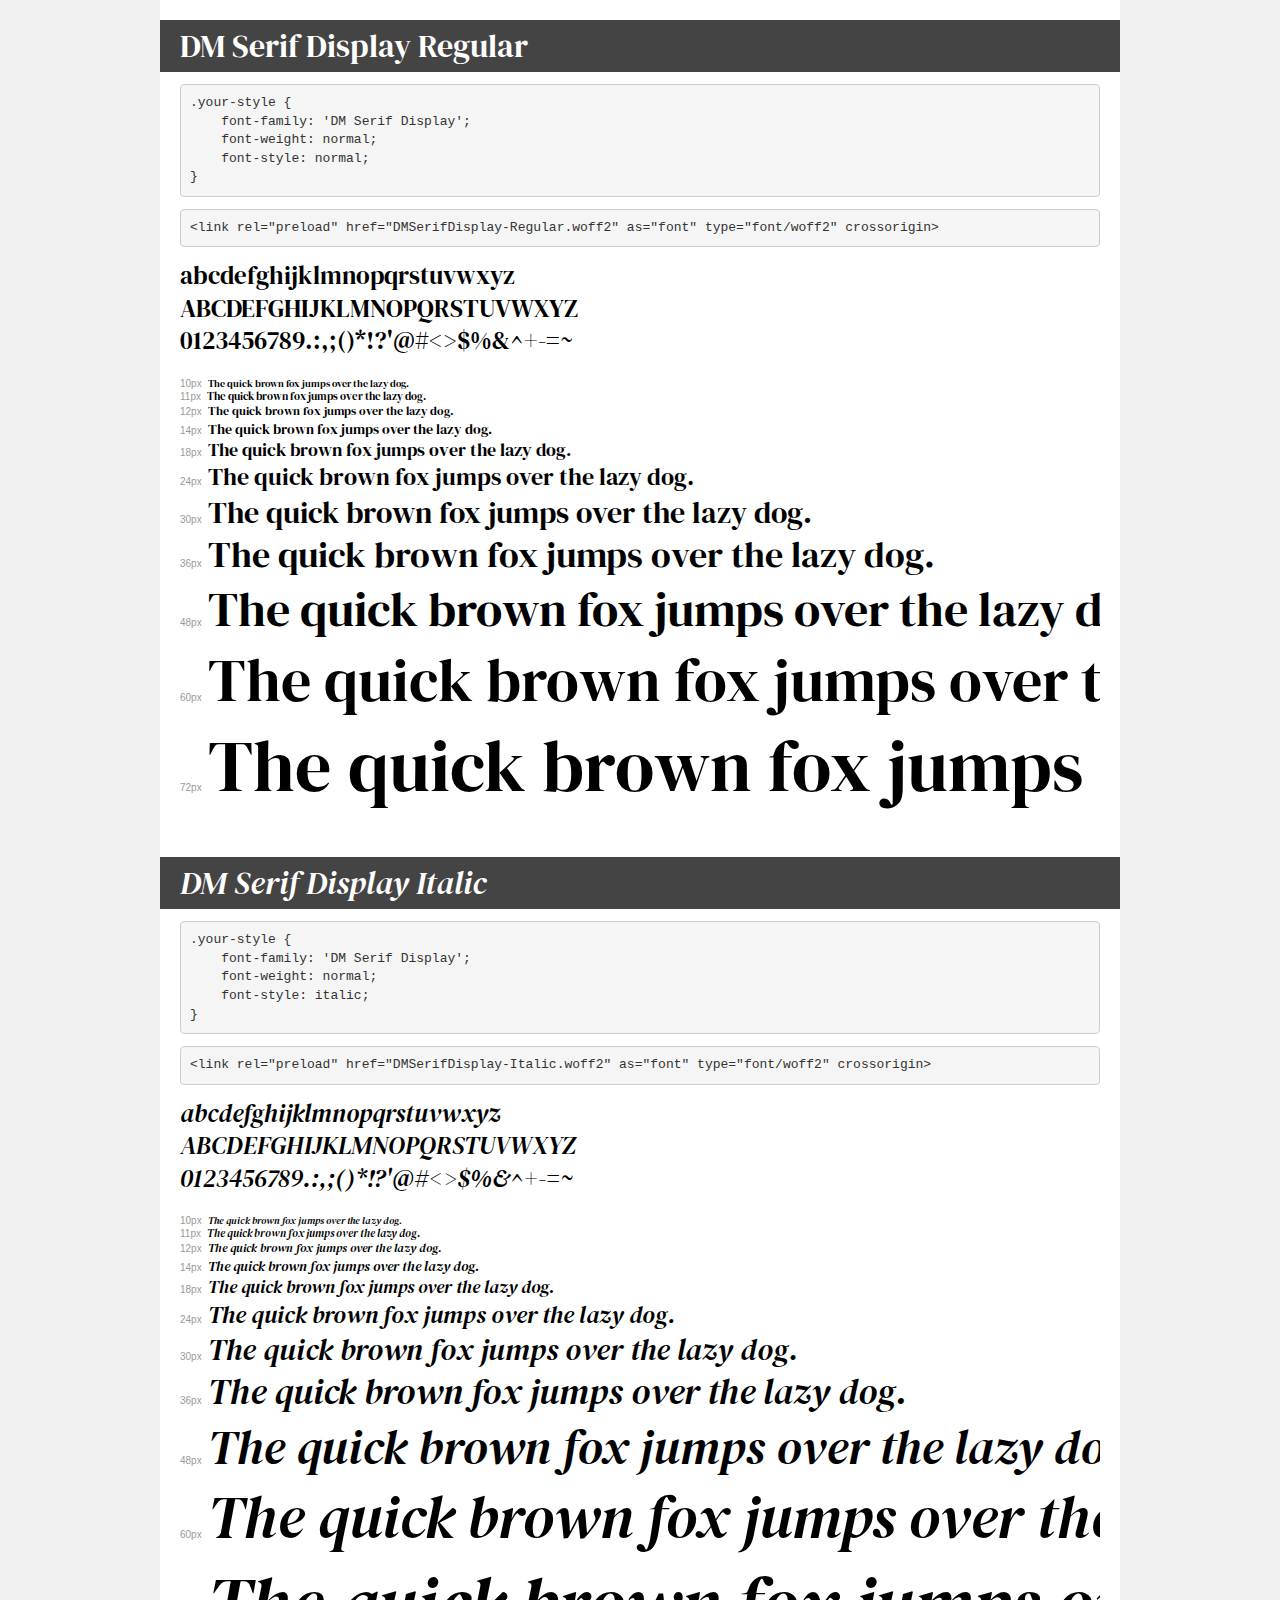
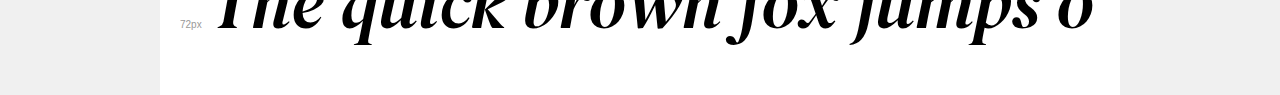
<file: assets/fonts/DM_Serif_Display/demo.html>
<!DOCTYPE html>
<html lang="en">
<head>
    <meta charset="utf-8">
    <meta http-equiv="X-UA-Compatible" content="IE=edge">
    <meta name="viewport" content="width=device-width, initial-scale=1">
    <meta name="robots" content="noindex, noarchive">
    <meta name="format-detection" content="telephone=no">
    <title>Transfonter demo</title>
    <link href="stylesheet.css" rel="stylesheet">
    <style>
        /*
        http://meyerweb.com/eric/tools/css/reset/
        v2.0 | 20110126
        License: none (public domain)
        */
        html, body, div, span, applet, object, iframe,
        h1, h2, h3, h4, h5, h6, p, blockquote, pre,
        a, abbr, acronym, address, big, cite, code,
        del, dfn, em, img, ins, kbd, q, s, samp,
        small, strike, strong, sub, sup, tt, var,
        b, u, i, center,
        dl, dt, dd, ol, ul, li,
        fieldset, form, label, legend,
        table, caption, tbody, tfoot, thead, tr, th, td,
        article, aside, canvas, details, embed,
        figure, figcaption, footer, header, hgroup,
        menu, nav, output, ruby, section, summary,
        time, mark, audio, video {
            margin: 0;
            padding: 0;
            border: 0;
            font-size: 100%;
            font: inherit;
            vertical-align: baseline;
        }
        /* HTML5 display-role reset for older browsers */
        article, aside, details, figcaption, figure,
        footer, header, hgroup, menu, nav, section {
            display: block;
        }
        body {
            line-height: 1;
        }
        ol, ul {
            list-style: none;
        }
        blockquote, q {
            quotes: none;
        }
        blockquote:before, blockquote:after,
        q:before, q:after {
            content: '';
            content: none;
        }
        table {
            border-collapse: collapse;
            border-spacing: 0;
        }
        /* demo styles */
        body {
            background: #f0f0f0;
            color: #000;
        }
        .page {
            background: #fff;
            width: 920px;
            margin: 0 auto;
            padding: 20px 20px 0 20px;
            overflow: hidden;
        }
        .font-container {
            overflow-x: auto;
            overflow-y: hidden;
            margin-bottom: 40px;
            line-height: 1.3;
            white-space: nowrap;
            padding-bottom: 5px;
        }
        h1 {
            position: relative;
            background: #444;
            font-size: 32px;
            color: #fff;
            padding: 10px 20px;
            margin: 0 -20px 12px -20px;
        }
        .letters {
            font-size: 25px;
            margin-bottom: 20px;
        }
        .s10:before {
            content: '10px';
        }
        .s11:before {
            content: '11px';
        }
        .s12:before {
            content: '12px';
        }
        .s14:before {
            content: '14px';
        }
        .s18:before {
            content: '18px';
        }
        .s24:before {
            content: '24px';
        }
        .s30:before {
            content: '30px';
        }
        .s36:before {
            content: '36px';
        }
        .s48:before {
            content: '48px';
        }
        .s60:before {
            content: '60px';
        }
        .s72:before {
            content: '72px';
        }
        .s10:before, .s11:before, .s12:before, .s14:before,
        .s18:before, .s24:before, .s30:before, .s36:before,
        .s48:before, .s60:before, .s72:before {
            font-family: Arial, sans-serif;
            font-size: 10px;
            font-weight: normal;
            font-style: normal;
            color: #999;
            padding-right: 6px;
        }
        pre {
            display: block;
            padding: 9px;
            margin: 0 0 12px;
            font-family: Monaco, Menlo, Consolas, "Courier New", monospace;
            font-size: 13px;
            line-height: 1.428571429;
            color: #333;
            font-weight: normal;
            font-style: normal;
            background-color: #f5f5f5;
            border: 1px solid #ccc;
            overflow-x: auto;
            border-radius: 4px;
        }
        /* responsive */
        @media (max-width: 959px) {
            .page {
                width: auto;
                margin: 0;
            }
        }
    </style>
</head>
<body>
<div class="page">
    <div class="demo">
        <h1 style="font-family: 'DM Serif Display'; font-weight: normal; font-style: normal;">DM Serif Display Regular</h1>
        <pre title="Usage">.your-style {
    font-family: 'DM Serif Display';
    font-weight: normal;
    font-style: normal;
}</pre>
        <pre title="Preload (optional)">
&lt;link rel=&quot;preload&quot; href=&quot;DMSerifDisplay-Regular.woff2&quot; as=&quot;font&quot; type=&quot;font/woff2&quot; crossorigin&gt;</pre>
        <div class="font-container" style="font-family: 'DM Serif Display'; font-weight: normal; font-style: normal;">
            <p class="letters">
                abcdefghijklmnopqrstuvwxyz<br>
ABCDEFGHIJKLMNOPQRSTUVWXYZ<br>
                0123456789.:,;()*!?'@#&lt;&gt;$%&^+-=~
            </p>
            <p class="s10" style="font-size: 10px;">The quick brown fox jumps over the lazy dog.</p>
            <p class="s11" style="font-size: 11px;">The quick brown fox jumps over the lazy dog.</p>
            <p class="s12" style="font-size: 12px;">The quick brown fox jumps over the lazy dog.</p>
            <p class="s14" style="font-size: 14px;">The quick brown fox jumps over the lazy dog.</p>
            <p class="s18" style="font-size: 18px;">The quick brown fox jumps over the lazy dog.</p>
            <p class="s24" style="font-size: 24px;">The quick brown fox jumps over the lazy dog.</p>
            <p class="s30" style="font-size: 30px;">The quick brown fox jumps over the lazy dog.</p>
            <p class="s36" style="font-size: 36px;">The quick brown fox jumps over the lazy dog.</p>
            <p class="s48" style="font-size: 48px;">The quick brown fox jumps over the lazy dog.</p>
            <p class="s60" style="font-size: 60px;">The quick brown fox jumps over the lazy dog.</p>
            <p class="s72" style="font-size: 72px;">The quick brown fox jumps over the lazy dog.</p>
        </div>
    </div>

    <div class="demo">
        <h1 style="font-family: 'DM Serif Display'; font-weight: normal; font-style: italic;">DM Serif Display Italic</h1>
        <pre title="Usage">.your-style {
    font-family: 'DM Serif Display';
    font-weight: normal;
    font-style: italic;
}</pre>
        <pre title="Preload (optional)">
&lt;link rel=&quot;preload&quot; href=&quot;DMSerifDisplay-Italic.woff2&quot; as=&quot;font&quot; type=&quot;font/woff2&quot; crossorigin&gt;</pre>
        <div class="font-container" style="font-family: 'DM Serif Display'; font-weight: normal; font-style: italic;">
            <p class="letters">
                abcdefghijklmnopqrstuvwxyz<br>
ABCDEFGHIJKLMNOPQRSTUVWXYZ<br>
                0123456789.:,;()*!?'@#&lt;&gt;$%&^+-=~
            </p>
            <p class="s10" style="font-size: 10px;">The quick brown fox jumps over the lazy dog.</p>
            <p class="s11" style="font-size: 11px;">The quick brown fox jumps over the lazy dog.</p>
            <p class="s12" style="font-size: 12px;">The quick brown fox jumps over the lazy dog.</p>
            <p class="s14" style="font-size: 14px;">The quick brown fox jumps over the lazy dog.</p>
            <p class="s18" style="font-size: 18px;">The quick brown fox jumps over the lazy dog.</p>
            <p class="s24" style="font-size: 24px;">The quick brown fox jumps over the lazy dog.</p>
            <p class="s30" style="font-size: 30px;">The quick brown fox jumps over the lazy dog.</p>
            <p class="s36" style="font-size: 36px;">The quick brown fox jumps over the lazy dog.</p>
            <p class="s48" style="font-size: 48px;">The quick brown fox jumps over the lazy dog.</p>
            <p class="s60" style="font-size: 60px;">The quick brown fox jumps over the lazy dog.</p>
            <p class="s72" style="font-size: 72px;">The quick brown fox jumps over the lazy dog.</p>
        </div>
    </div>

</div>
</body>
</html>
</file>
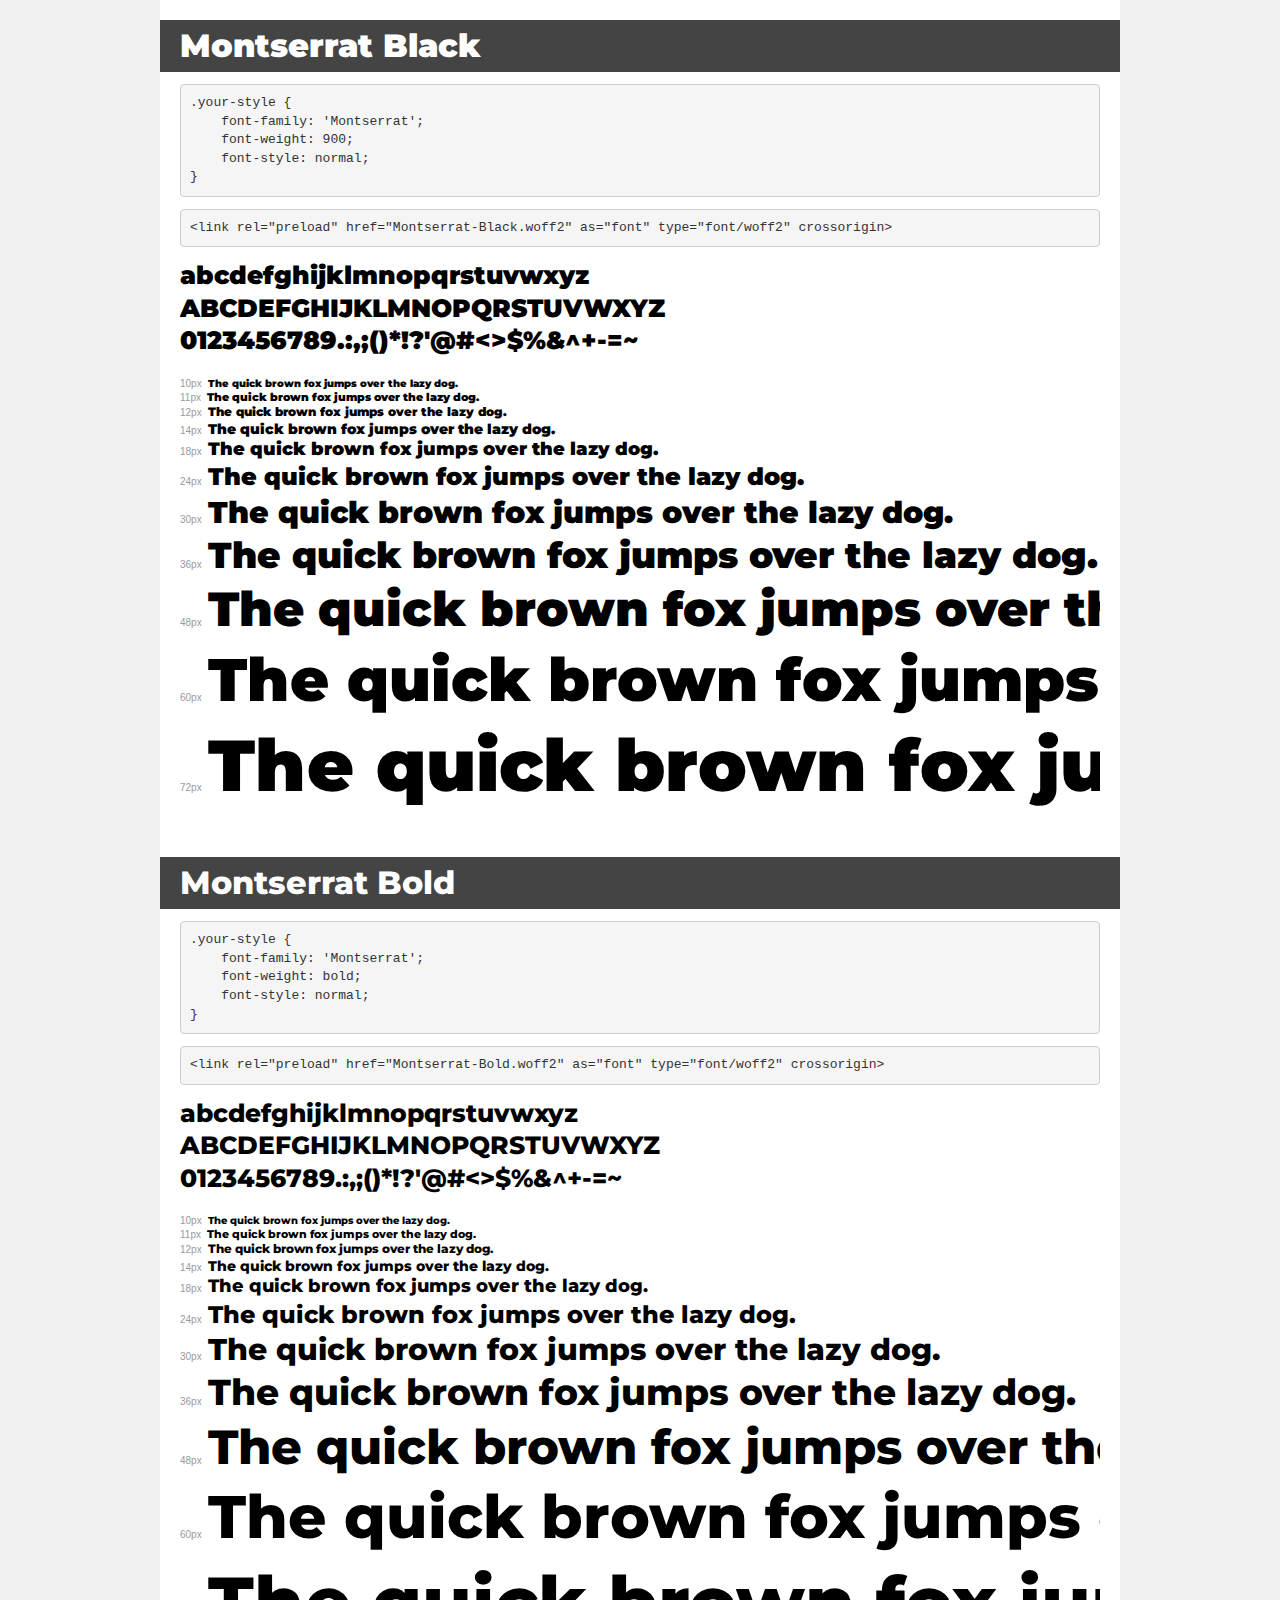
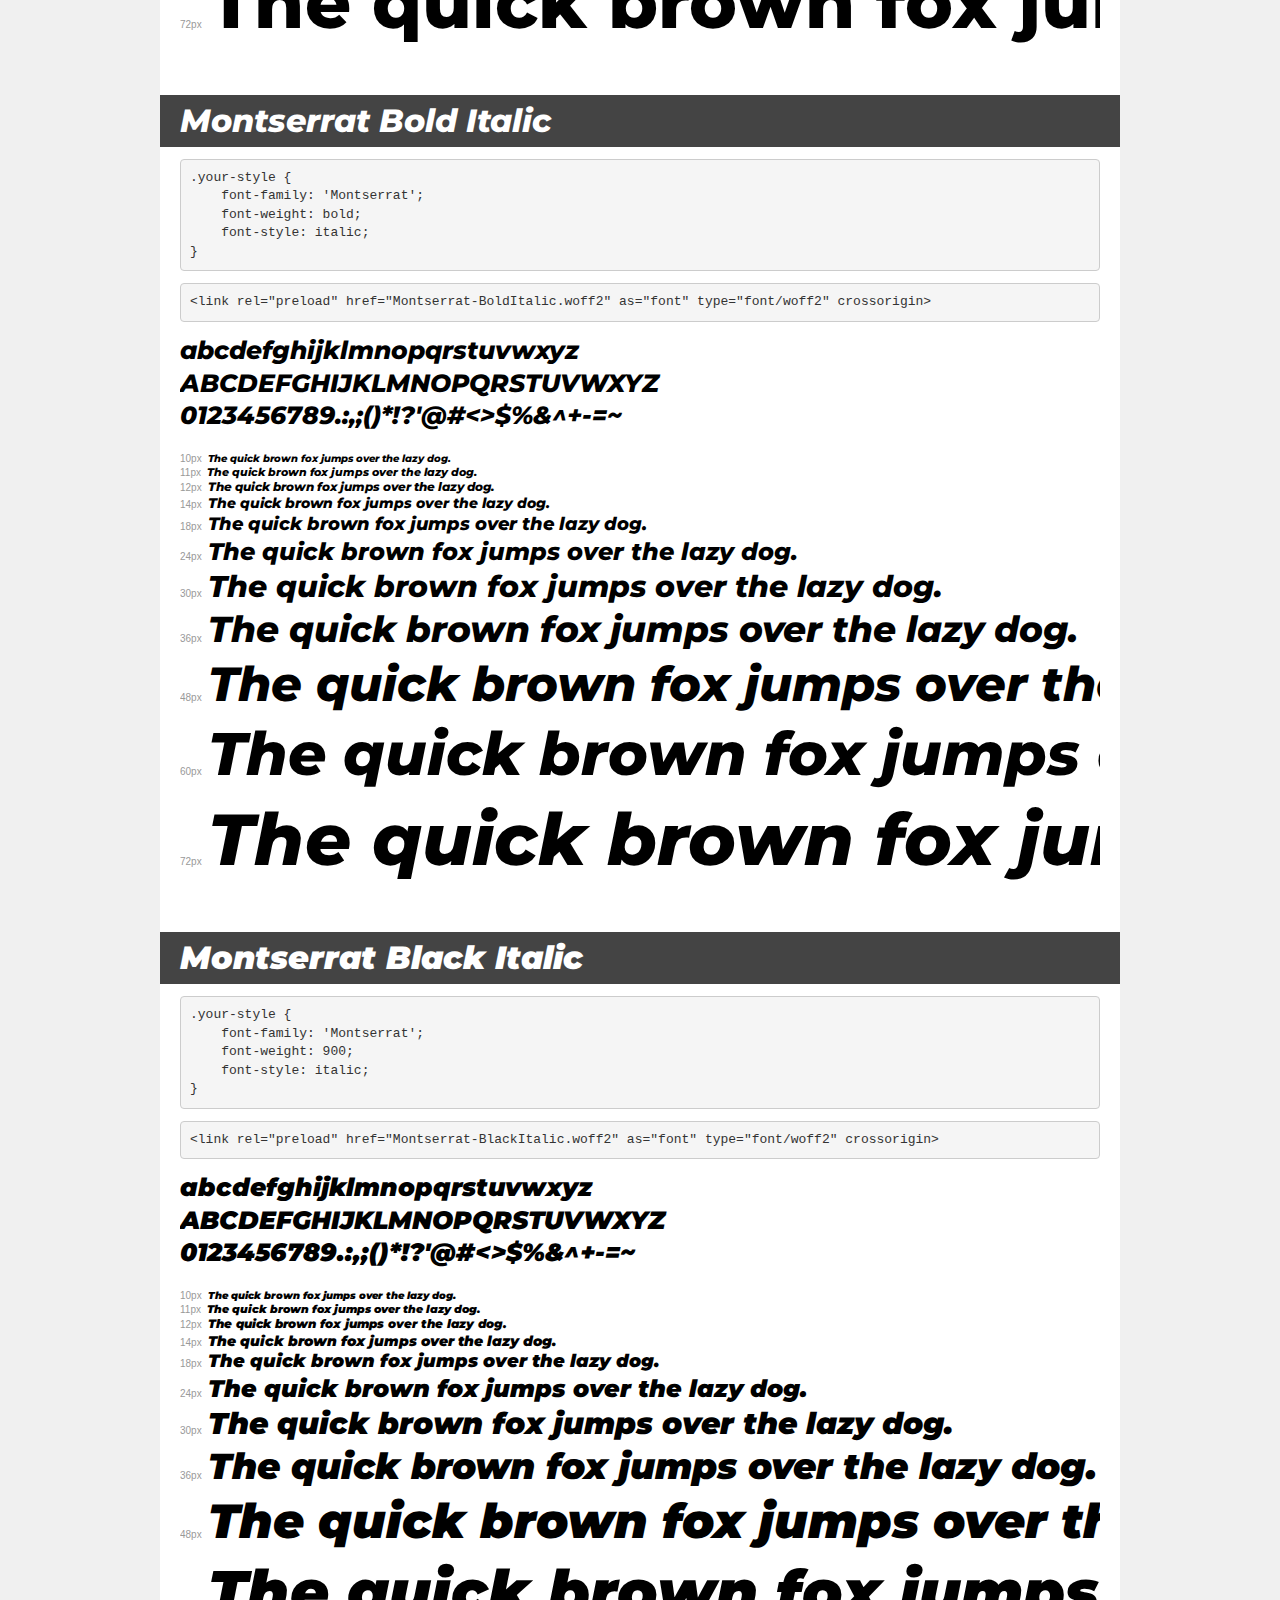
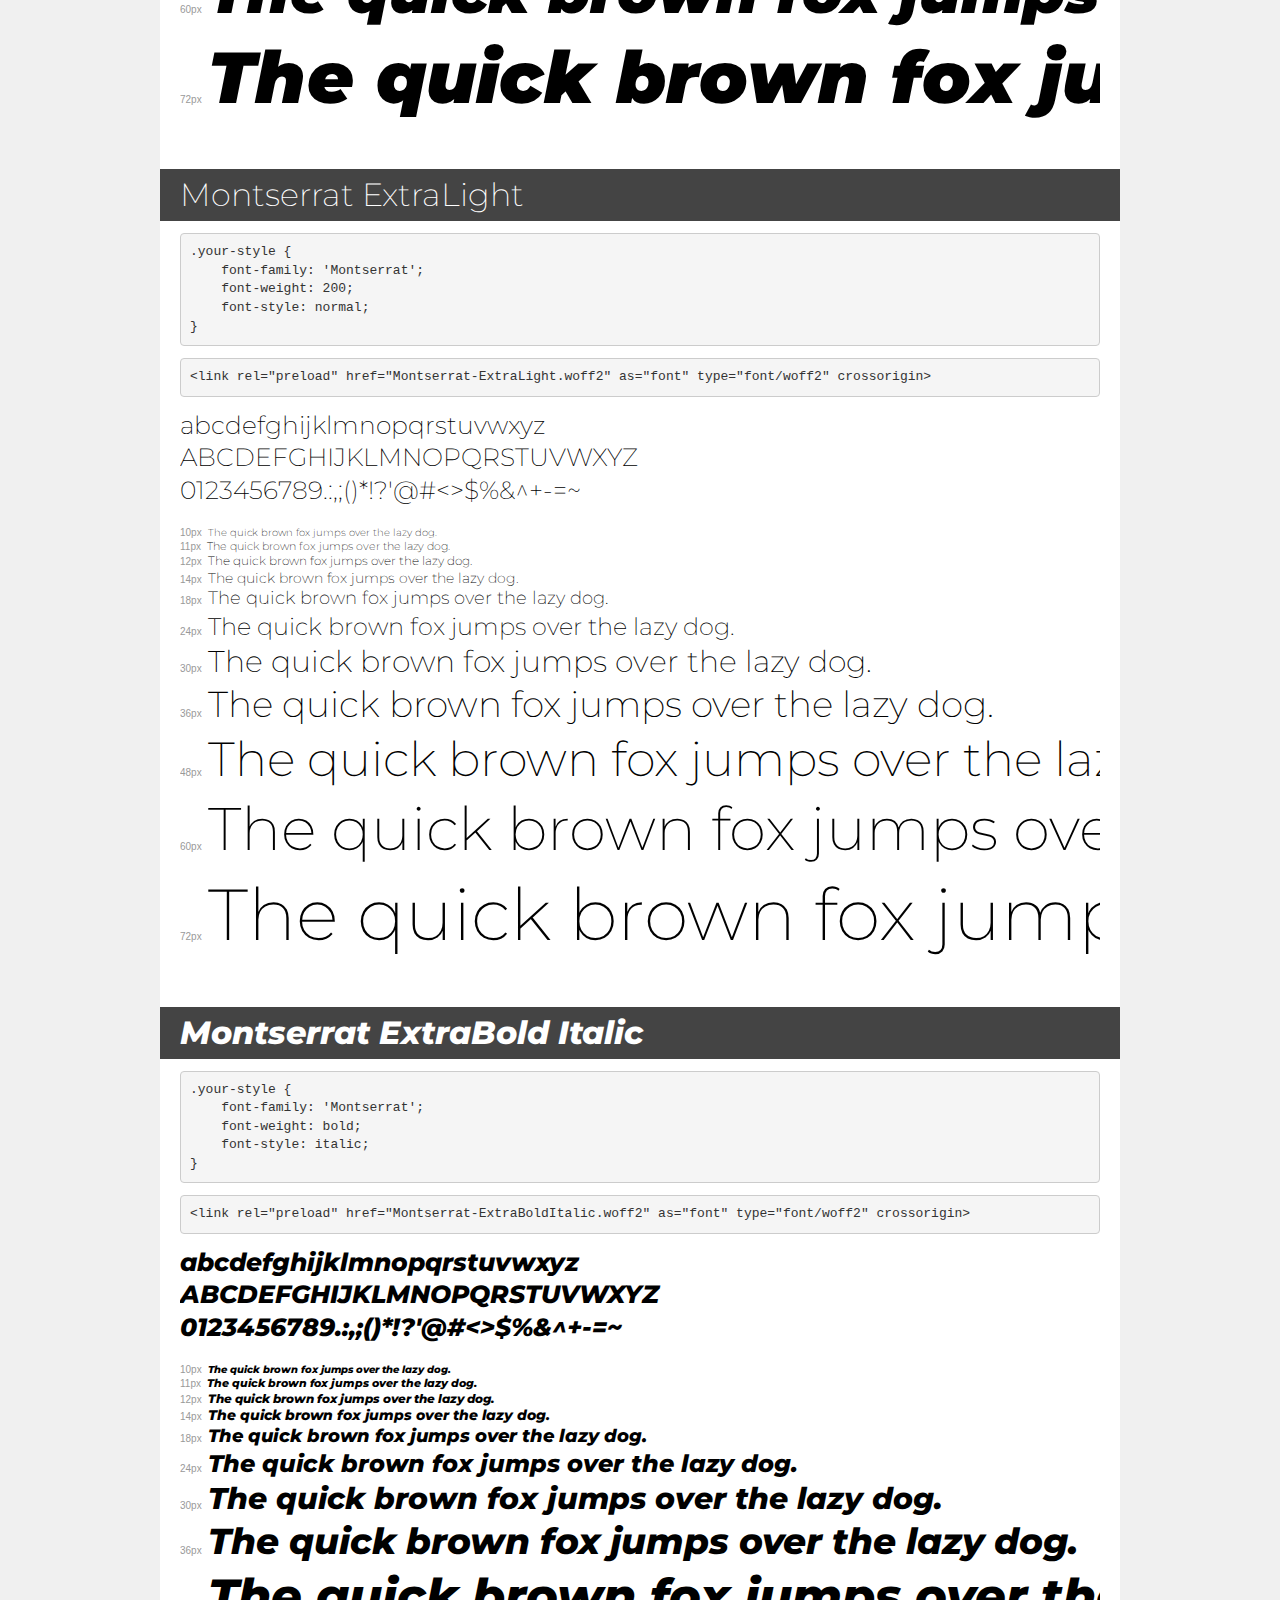
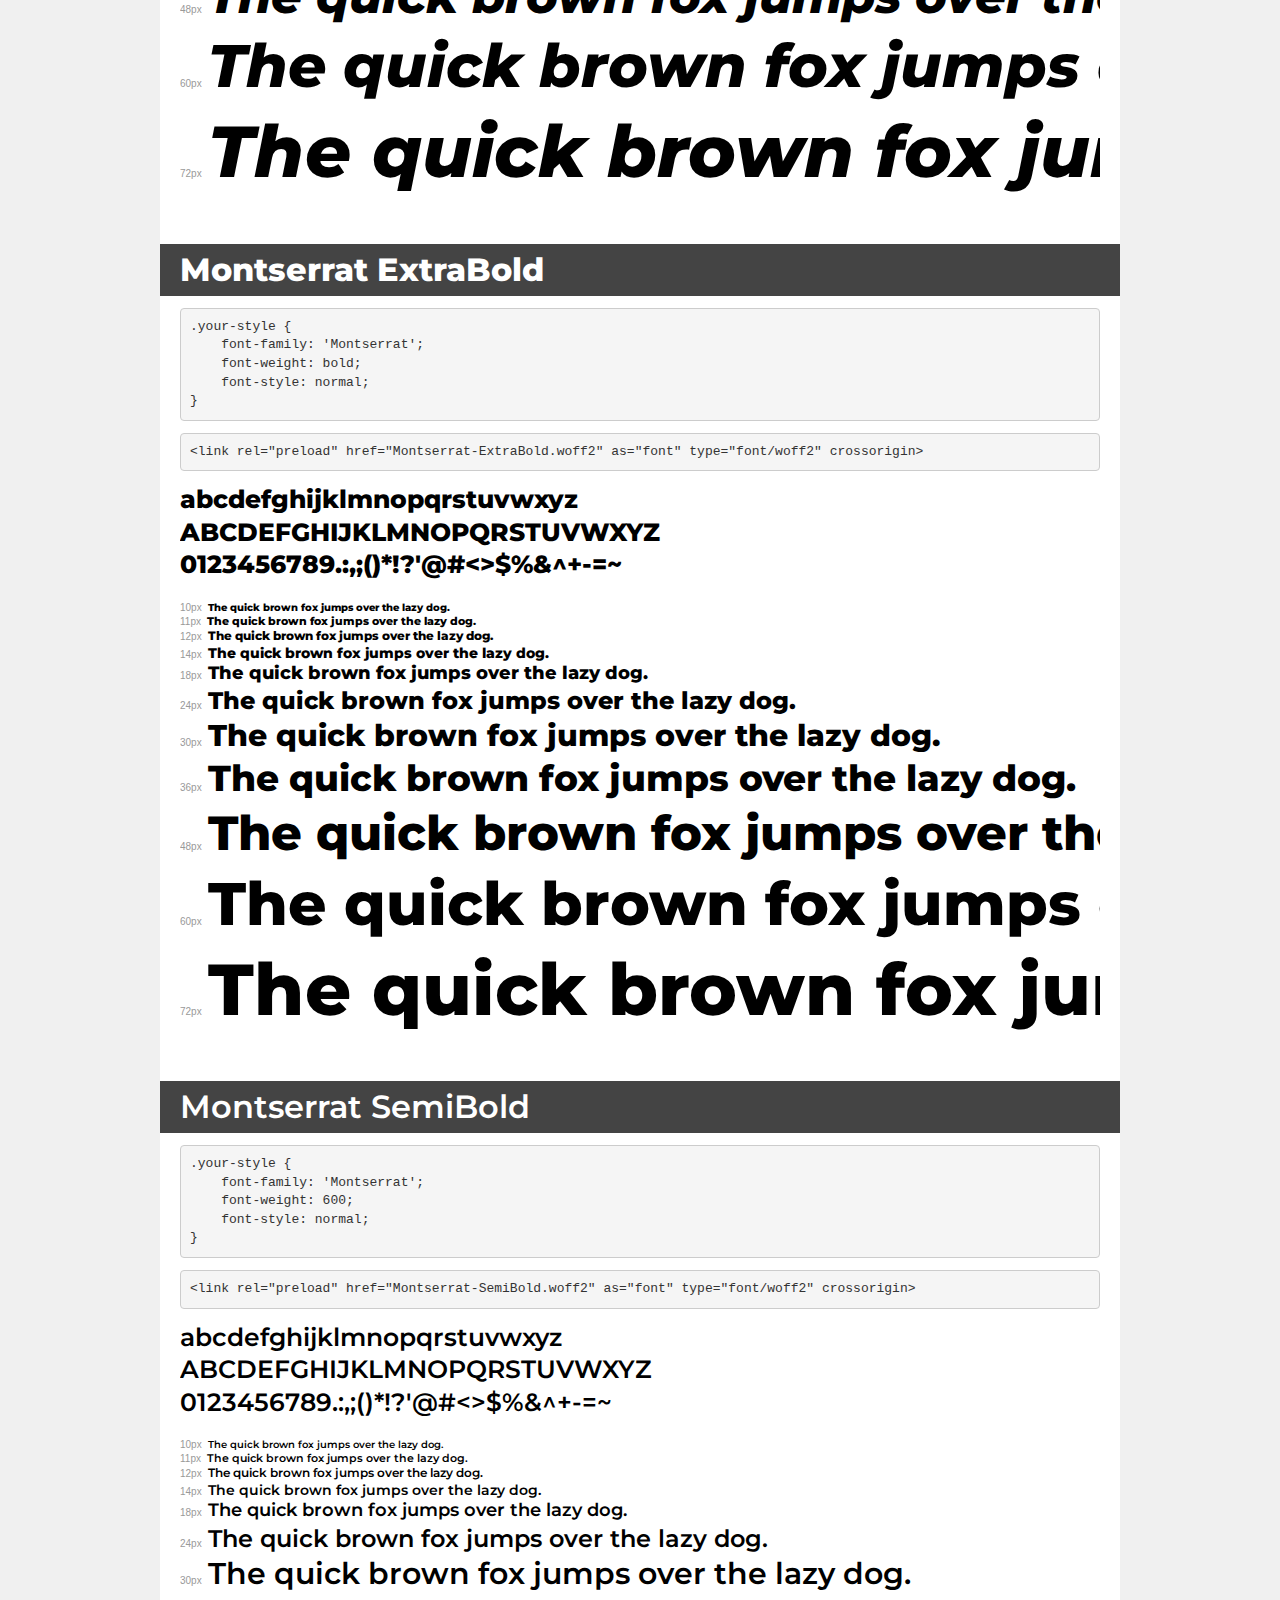
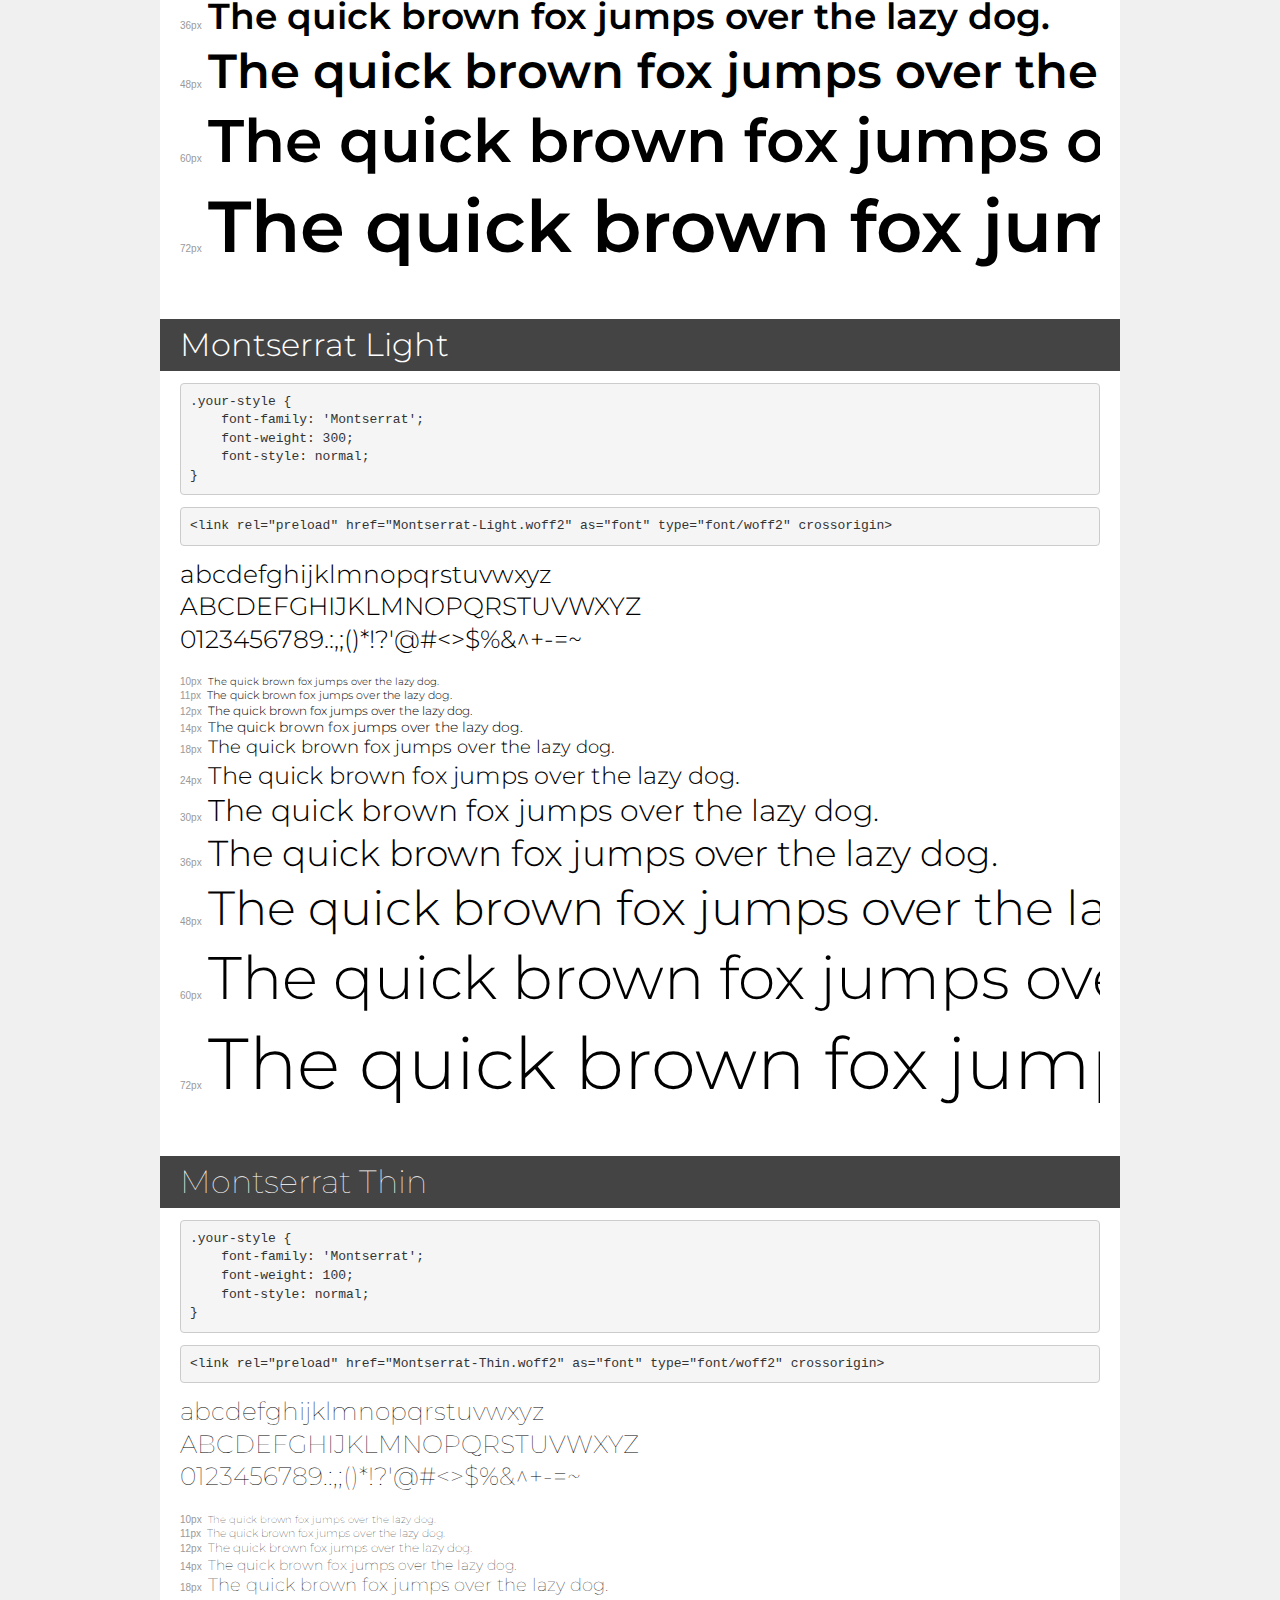
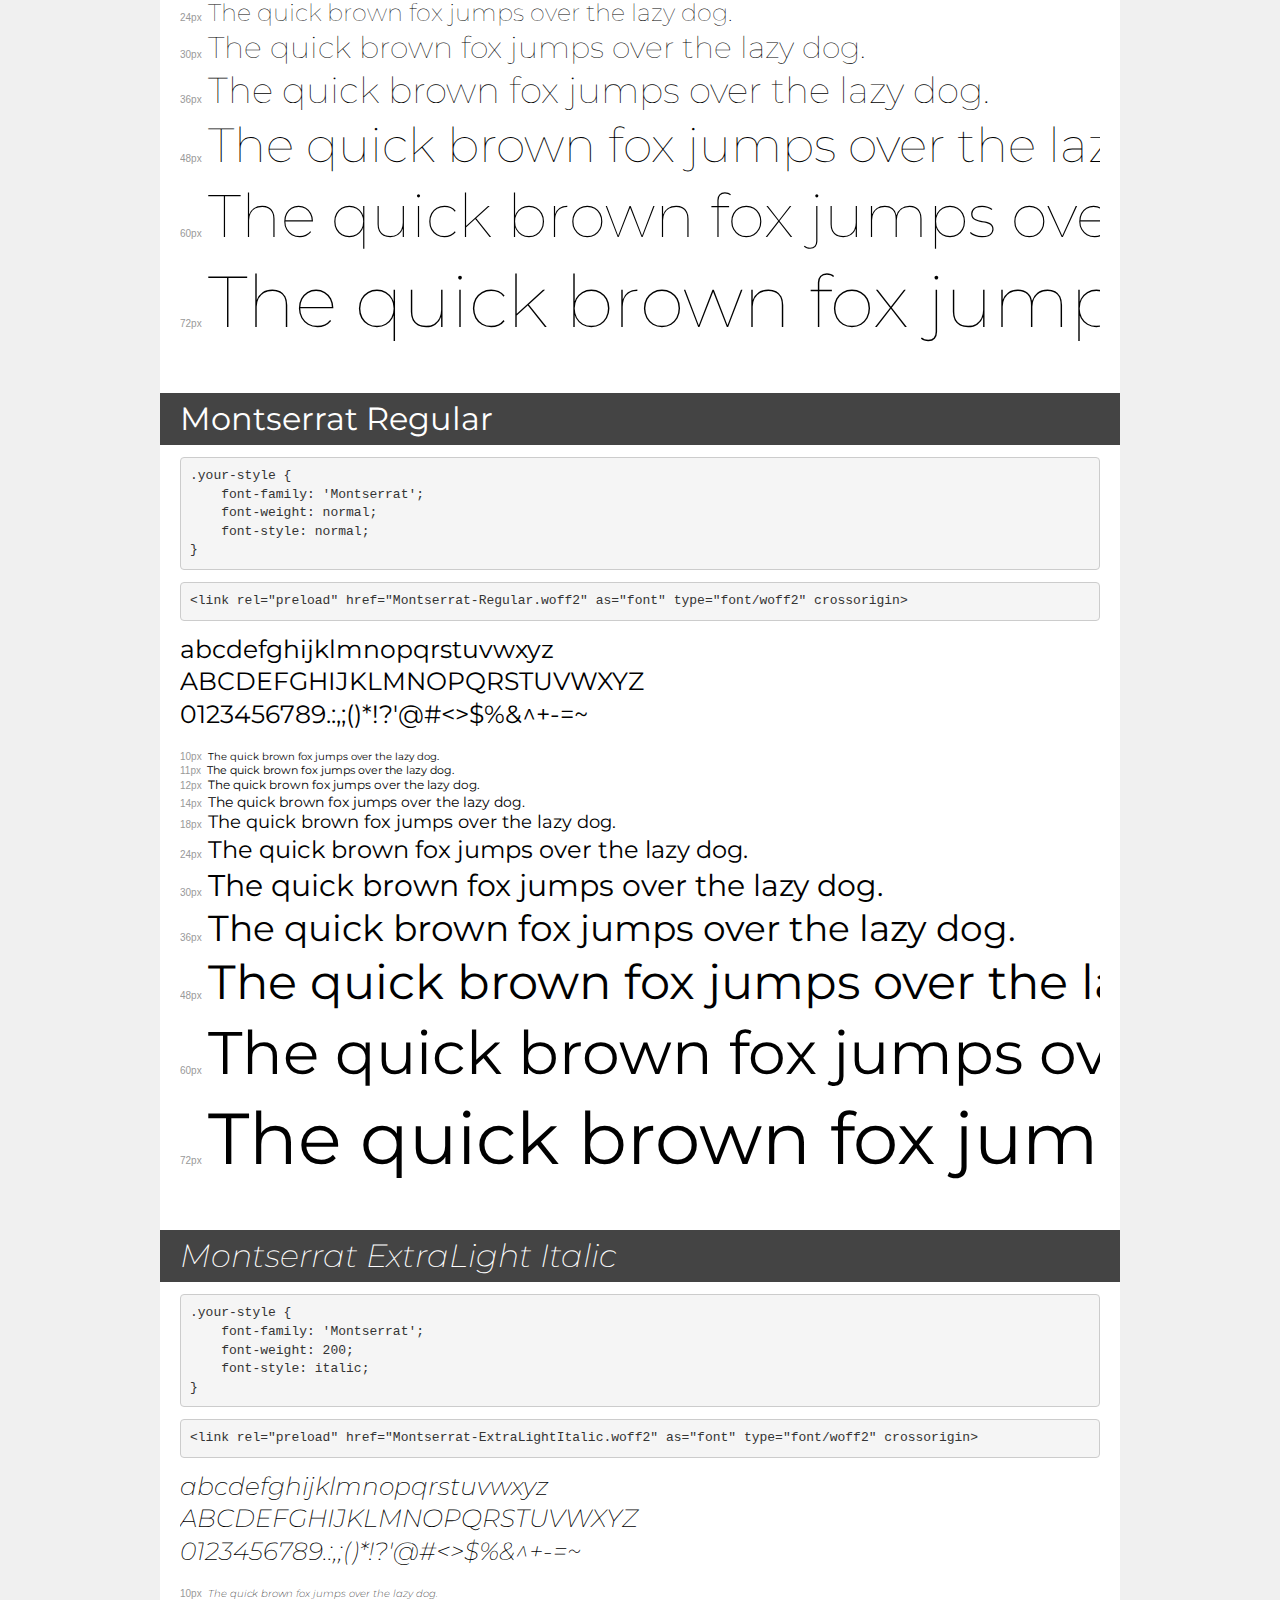
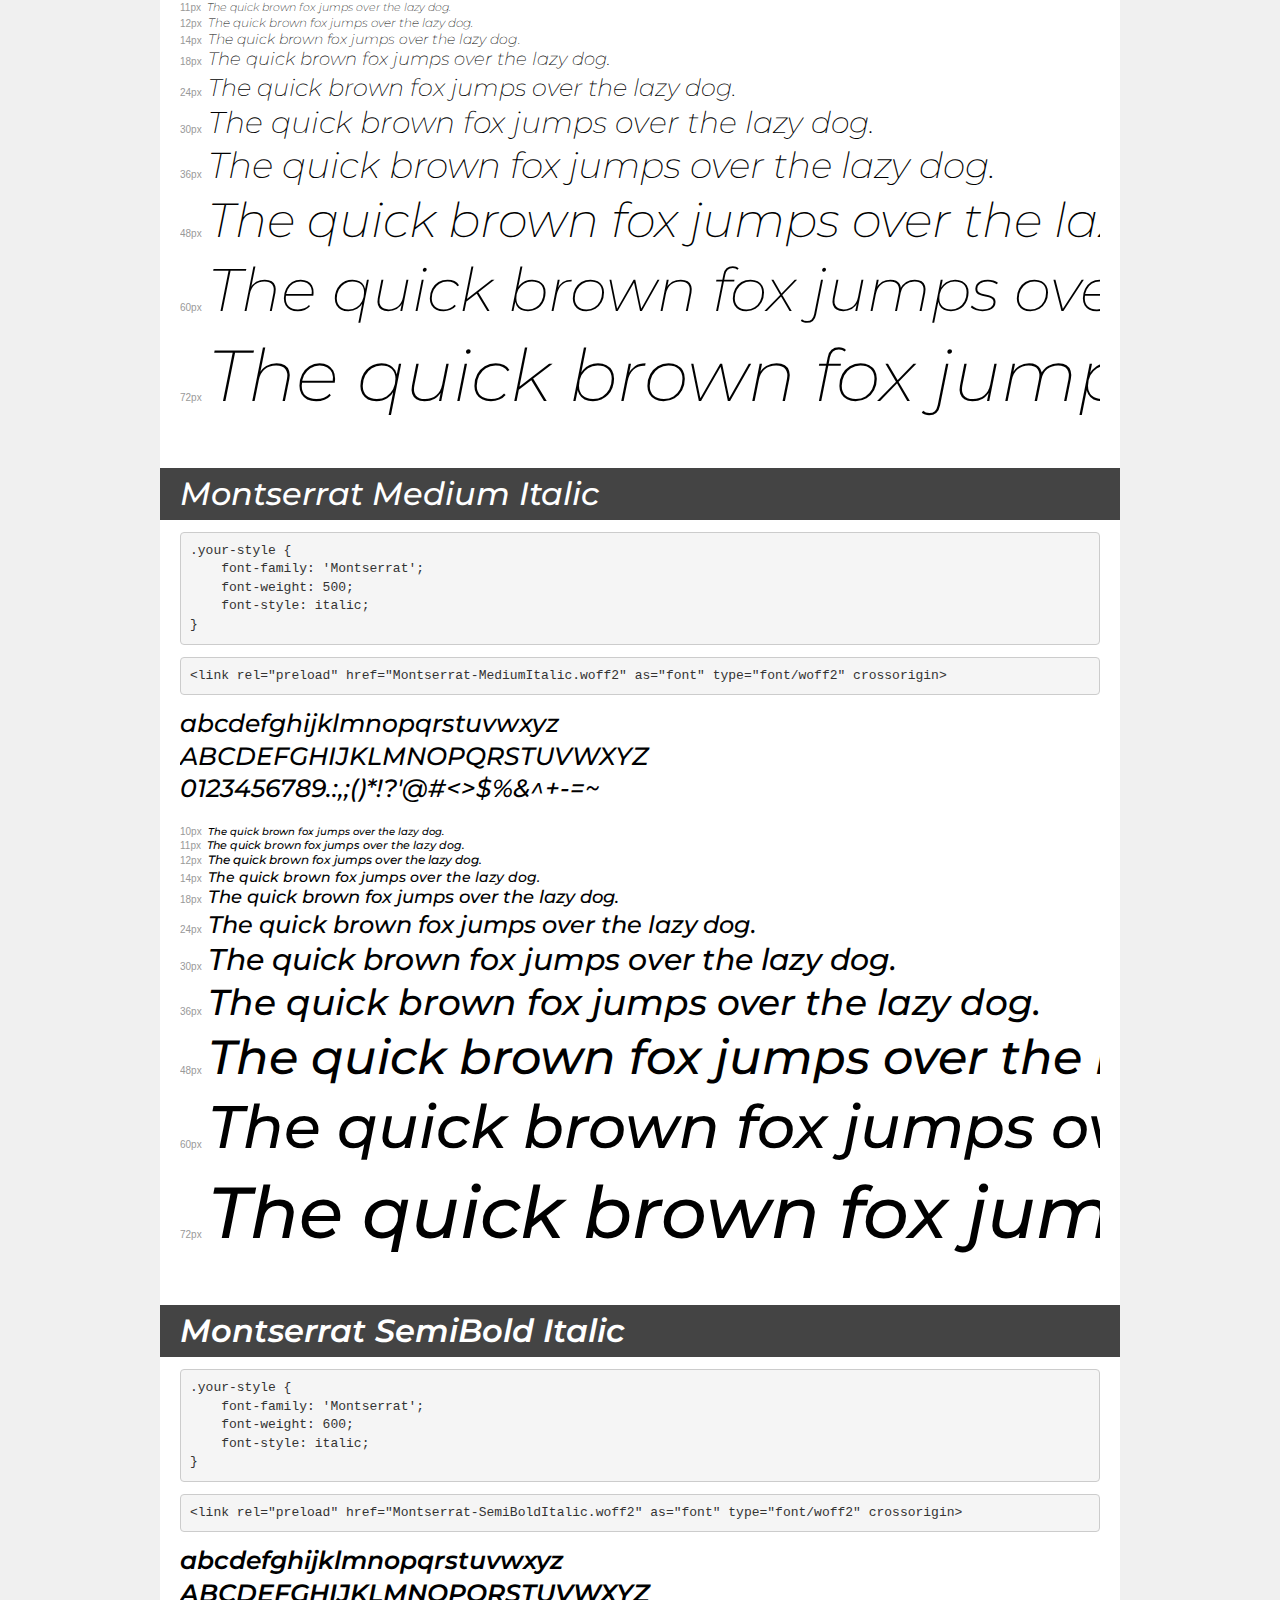
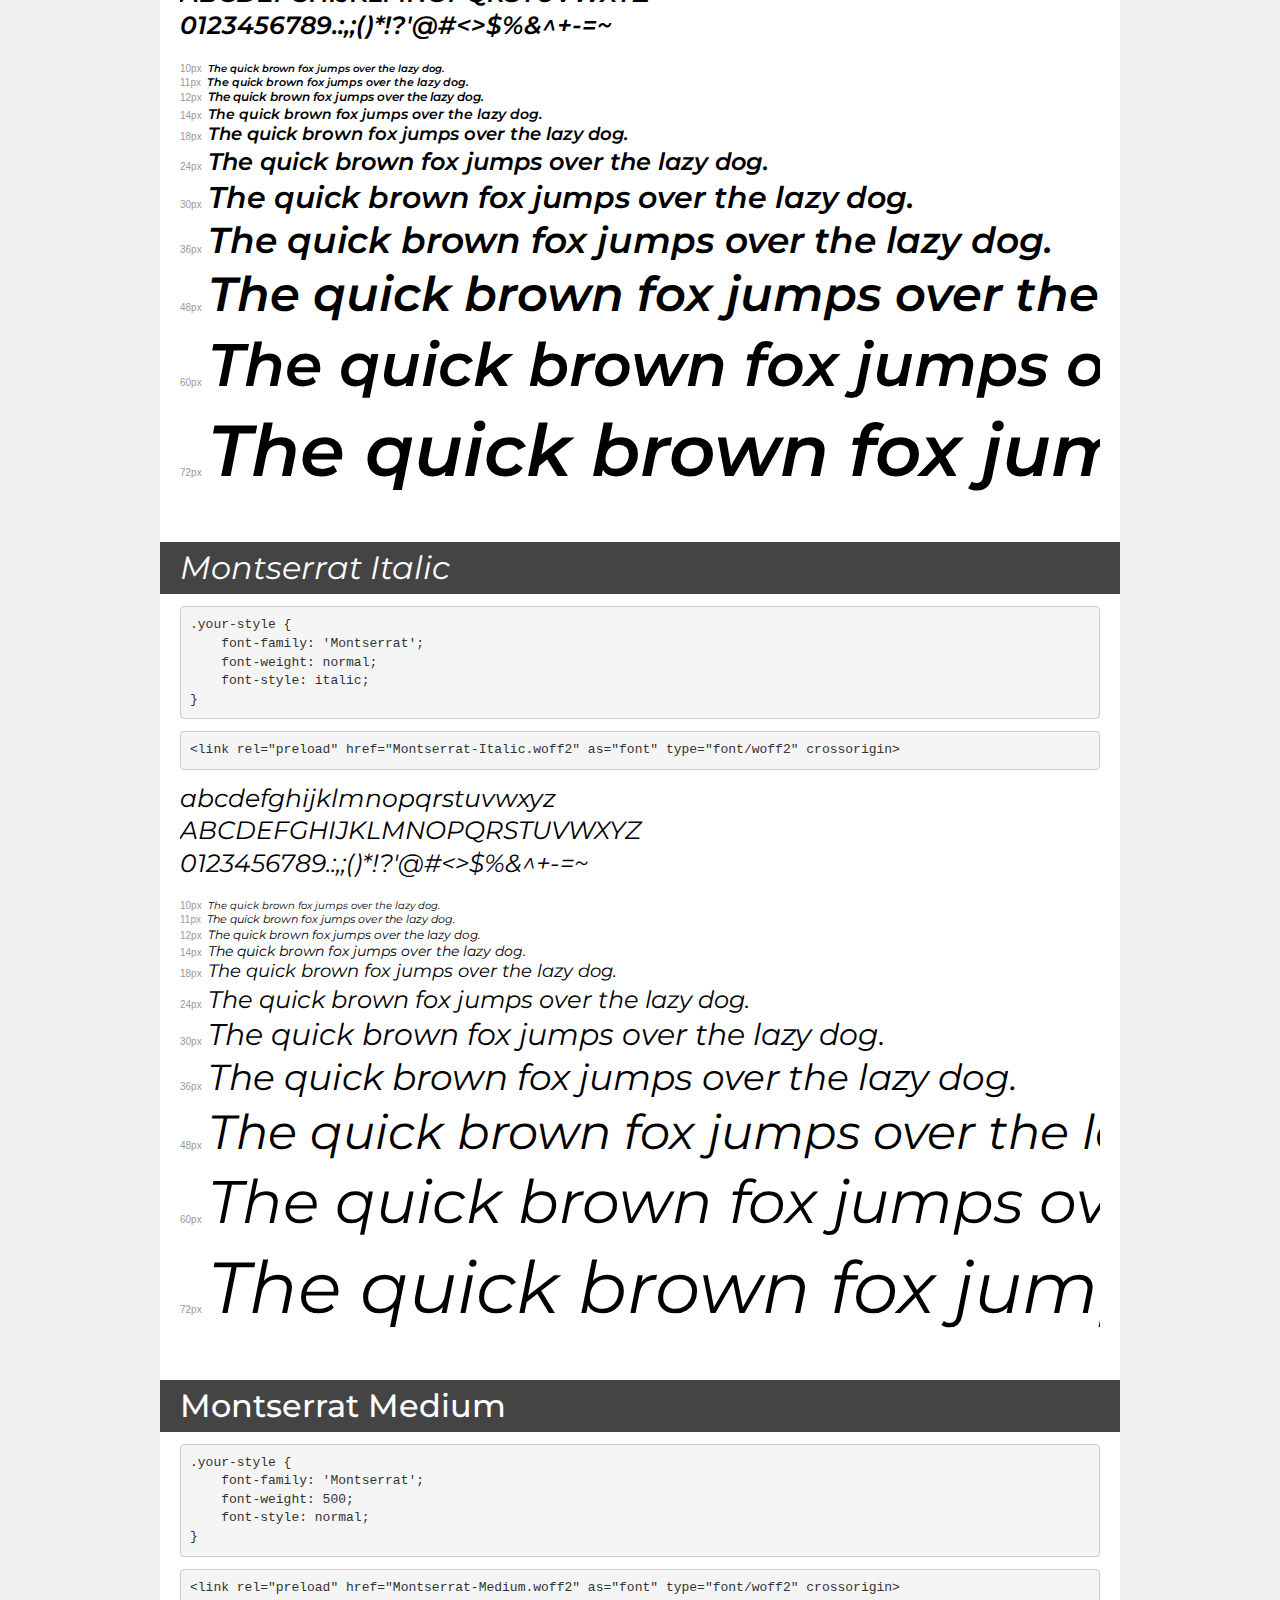
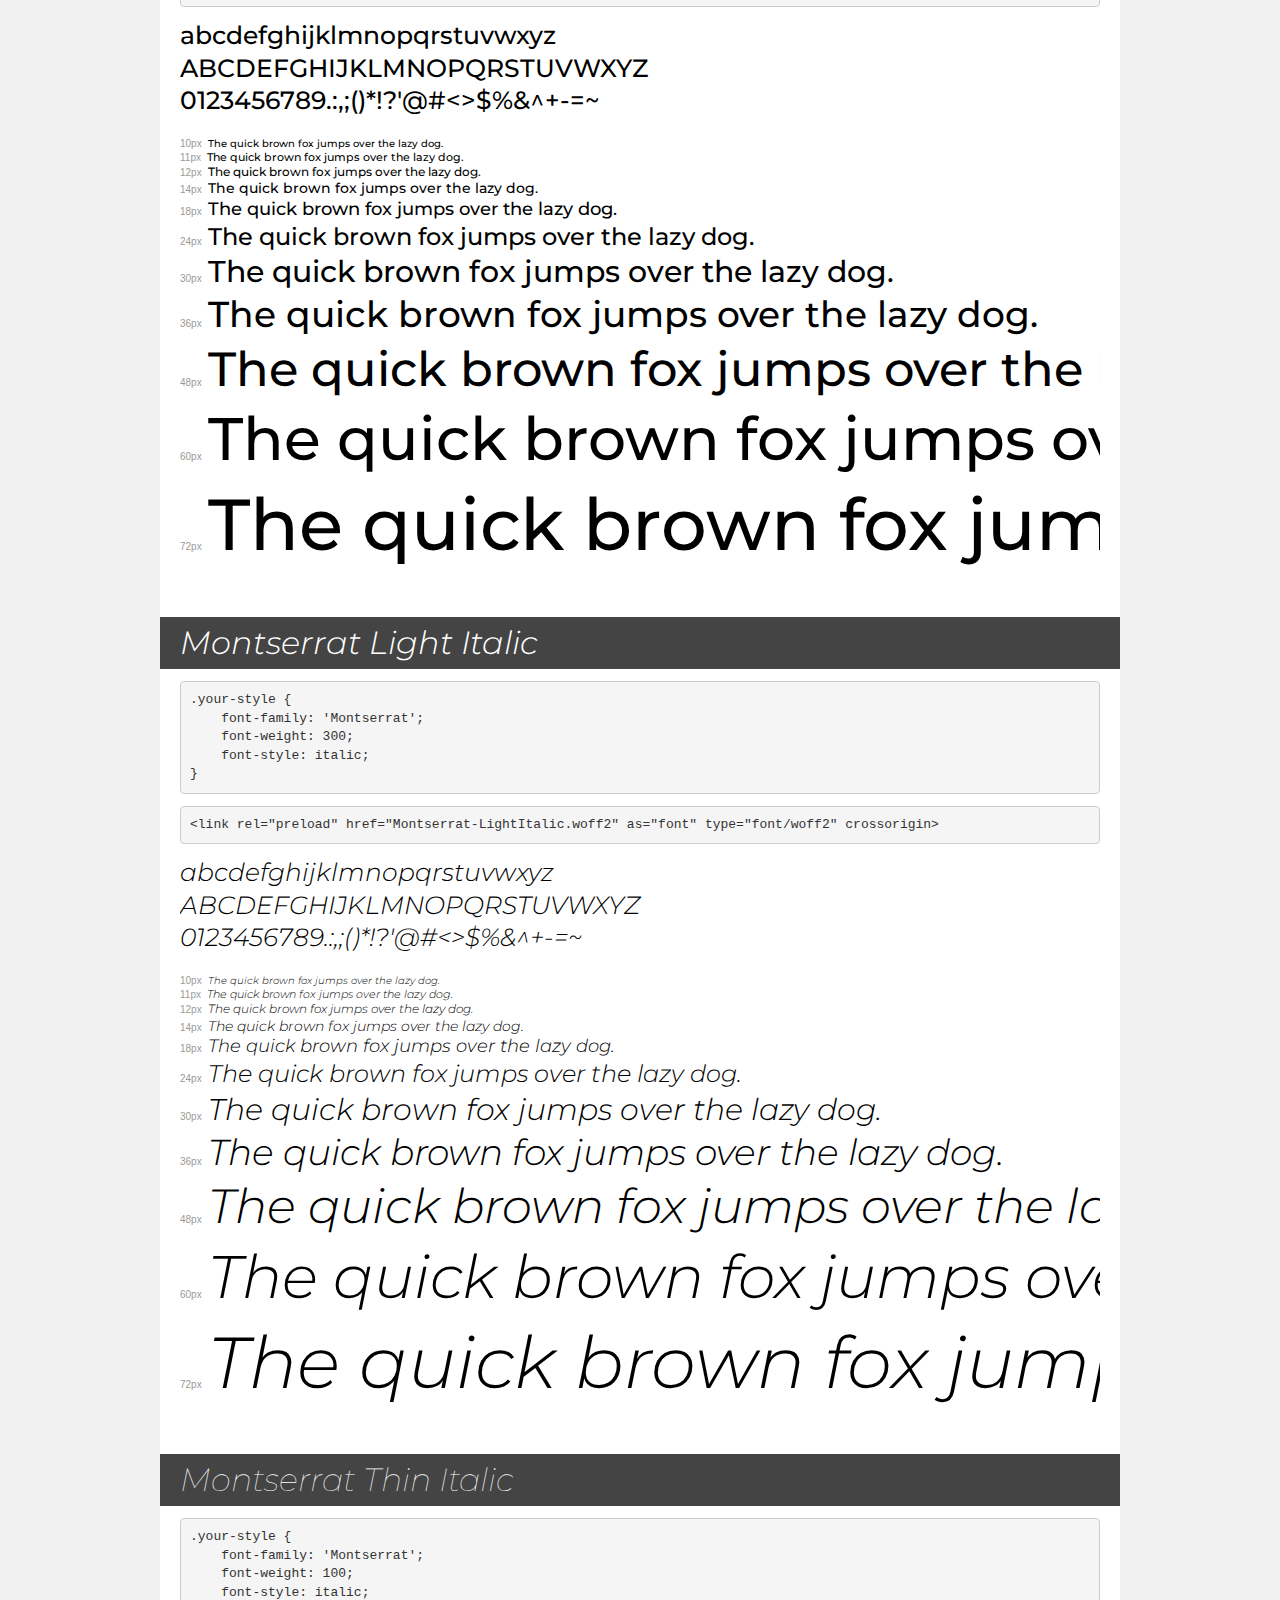
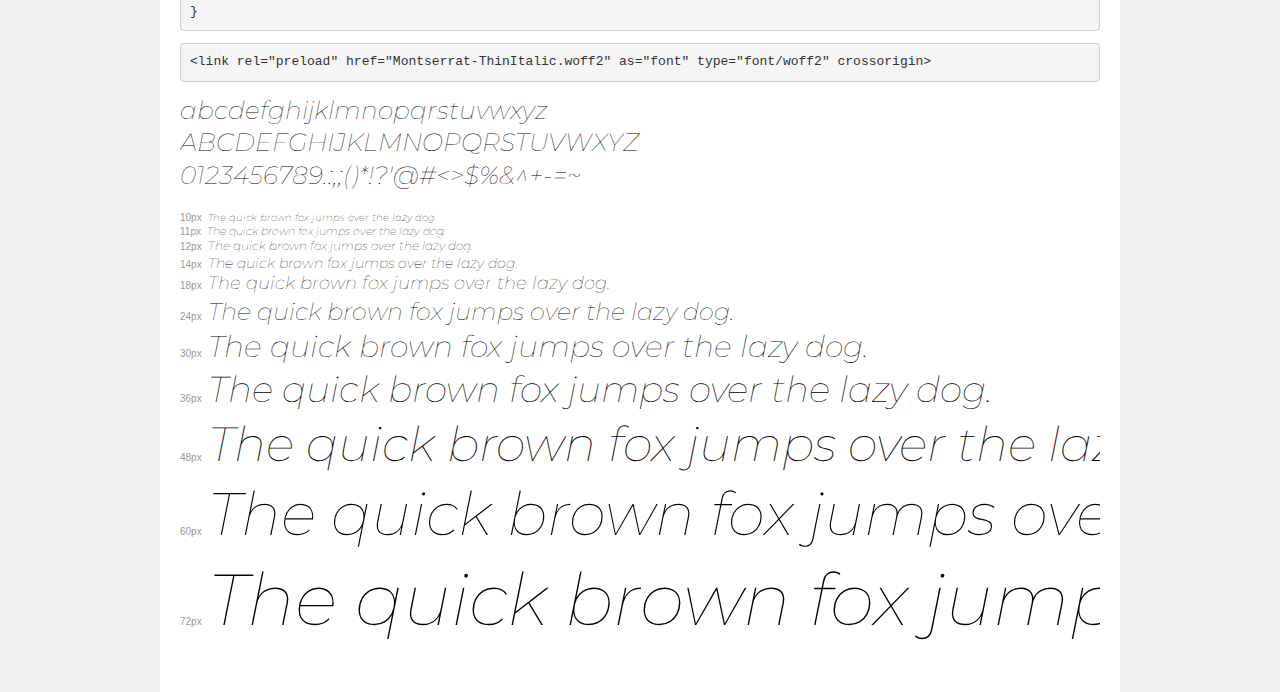
<file: assets/fonts/Montserrat/demo.html>
<!DOCTYPE html>
<html lang="en">
<head>
    <meta charset="utf-8">
    <meta http-equiv="X-UA-Compatible" content="IE=edge">
    <meta name="viewport" content="width=device-width, initial-scale=1">
    <meta name="robots" content="noindex, noarchive">
    <meta name="format-detection" content="telephone=no">
    <title>Transfonter demo</title>
    <link href="stylesheet.css" rel="stylesheet">
    <style>
        /*
        http://meyerweb.com/eric/tools/css/reset/
        v2.0 | 20110126
        License: none (public domain)
        */
        html, body, div, span, applet, object, iframe,
        h1, h2, h3, h4, h5, h6, p, blockquote, pre,
        a, abbr, acronym, address, big, cite, code,
        del, dfn, em, img, ins, kbd, q, s, samp,
        small, strike, strong, sub, sup, tt, var,
        b, u, i, center,
        dl, dt, dd, ol, ul, li,
        fieldset, form, label, legend,
        table, caption, tbody, tfoot, thead, tr, th, td,
        article, aside, canvas, details, embed,
        figure, figcaption, footer, header, hgroup,
        menu, nav, output, ruby, section, summary,
        time, mark, audio, video {
            margin: 0;
            padding: 0;
            border: 0;
            font-size: 100%;
            font: inherit;
            vertical-align: baseline;
        }
        /* HTML5 display-role reset for older browsers */
        article, aside, details, figcaption, figure,
        footer, header, hgroup, menu, nav, section {
            display: block;
        }
        body {
            line-height: 1;
        }
        ol, ul {
            list-style: none;
        }
        blockquote, q {
            quotes: none;
        }
        blockquote:before, blockquote:after,
        q:before, q:after {
            content: '';
            content: none;
        }
        table {
            border-collapse: collapse;
            border-spacing: 0;
        }
        /* demo styles */
        body {
            background: #f0f0f0;
            color: #000;
        }
        .page {
            background: #fff;
            width: 920px;
            margin: 0 auto;
            padding: 20px 20px 0 20px;
            overflow: hidden;
        }
        .font-container {
            overflow-x: auto;
            overflow-y: hidden;
            margin-bottom: 40px;
            line-height: 1.3;
            white-space: nowrap;
            padding-bottom: 5px;
        }
        h1 {
            position: relative;
            background: #444;
            font-size: 32px;
            color: #fff;
            padding: 10px 20px;
            margin: 0 -20px 12px -20px;
        }
        .letters {
            font-size: 25px;
            margin-bottom: 20px;
        }
        .s10:before {
            content: '10px';
        }
        .s11:before {
            content: '11px';
        }
        .s12:before {
            content: '12px';
        }
        .s14:before {
            content: '14px';
        }
        .s18:before {
            content: '18px';
        }
        .s24:before {
            content: '24px';
        }
        .s30:before {
            content: '30px';
        }
        .s36:before {
            content: '36px';
        }
        .s48:before {
            content: '48px';
        }
        .s60:before {
            content: '60px';
        }
        .s72:before {
            content: '72px';
        }
        .s10:before, .s11:before, .s12:before, .s14:before,
        .s18:before, .s24:before, .s30:before, .s36:before,
        .s48:before, .s60:before, .s72:before {
            font-family: Arial, sans-serif;
            font-size: 10px;
            font-weight: normal;
            font-style: normal;
            color: #999;
            padding-right: 6px;
        }
        pre {
            display: block;
            padding: 9px;
            margin: 0 0 12px;
            font-family: Monaco, Menlo, Consolas, "Courier New", monospace;
            font-size: 13px;
            line-height: 1.428571429;
            color: #333;
            font-weight: normal;
            font-style: normal;
            background-color: #f5f5f5;
            border: 1px solid #ccc;
            overflow-x: auto;
            border-radius: 4px;
        }
        /* responsive */
        @media (max-width: 959px) {
            .page {
                width: auto;
                margin: 0;
            }
        }
    </style>
</head>
<body>
<div class="page">
    <div class="demo">
        <h1 style="font-family: 'Montserrat'; font-weight: 900; font-style: normal;">Montserrat Black</h1>
        <pre title="Usage">.your-style {
    font-family: 'Montserrat';
    font-weight: 900;
    font-style: normal;
}</pre>
        <pre title="Preload (optional)">
&lt;link rel=&quot;preload&quot; href=&quot;Montserrat-Black.woff2&quot; as=&quot;font&quot; type=&quot;font/woff2&quot; crossorigin&gt;</pre>
        <div class="font-container" style="font-family: 'Montserrat'; font-weight: 900; font-style: normal;">
            <p class="letters">
                abcdefghijklmnopqrstuvwxyz<br>
ABCDEFGHIJKLMNOPQRSTUVWXYZ<br>
                0123456789.:,;()*!?'@#&lt;&gt;$%&^+-=~
            </p>
            <p class="s10" style="font-size: 10px;">The quick brown fox jumps over the lazy dog.</p>
            <p class="s11" style="font-size: 11px;">The quick brown fox jumps over the lazy dog.</p>
            <p class="s12" style="font-size: 12px;">The quick brown fox jumps over the lazy dog.</p>
            <p class="s14" style="font-size: 14px;">The quick brown fox jumps over the lazy dog.</p>
            <p class="s18" style="font-size: 18px;">The quick brown fox jumps over the lazy dog.</p>
            <p class="s24" style="font-size: 24px;">The quick brown fox jumps over the lazy dog.</p>
            <p class="s30" style="font-size: 30px;">The quick brown fox jumps over the lazy dog.</p>
            <p class="s36" style="font-size: 36px;">The quick brown fox jumps over the lazy dog.</p>
            <p class="s48" style="font-size: 48px;">The quick brown fox jumps over the lazy dog.</p>
            <p class="s60" style="font-size: 60px;">The quick brown fox jumps over the lazy dog.</p>
            <p class="s72" style="font-size: 72px;">The quick brown fox jumps over the lazy dog.</p>
        </div>
    </div>

    <div class="demo">
        <h1 style="font-family: 'Montserrat'; font-weight: bold; font-style: normal;">Montserrat Bold</h1>
        <pre title="Usage">.your-style {
    font-family: 'Montserrat';
    font-weight: bold;
    font-style: normal;
}</pre>
        <pre title="Preload (optional)">
&lt;link rel=&quot;preload&quot; href=&quot;Montserrat-Bold.woff2&quot; as=&quot;font&quot; type=&quot;font/woff2&quot; crossorigin&gt;</pre>
        <div class="font-container" style="font-family: 'Montserrat'; font-weight: bold; font-style: normal;">
            <p class="letters">
                abcdefghijklmnopqrstuvwxyz<br>
ABCDEFGHIJKLMNOPQRSTUVWXYZ<br>
                0123456789.:,;()*!?'@#&lt;&gt;$%&^+-=~
            </p>
            <p class="s10" style="font-size: 10px;">The quick brown fox jumps over the lazy dog.</p>
            <p class="s11" style="font-size: 11px;">The quick brown fox jumps over the lazy dog.</p>
            <p class="s12" style="font-size: 12px;">The quick brown fox jumps over the lazy dog.</p>
            <p class="s14" style="font-size: 14px;">The quick brown fox jumps over the lazy dog.</p>
            <p class="s18" style="font-size: 18px;">The quick brown fox jumps over the lazy dog.</p>
            <p class="s24" style="font-size: 24px;">The quick brown fox jumps over the lazy dog.</p>
            <p class="s30" style="font-size: 30px;">The quick brown fox jumps over the lazy dog.</p>
            <p class="s36" style="font-size: 36px;">The quick brown fox jumps over the lazy dog.</p>
            <p class="s48" style="font-size: 48px;">The quick brown fox jumps over the lazy dog.</p>
            <p class="s60" style="font-size: 60px;">The quick brown fox jumps over the lazy dog.</p>
            <p class="s72" style="font-size: 72px;">The quick brown fox jumps over the lazy dog.</p>
        </div>
    </div>

    <div class="demo">
        <h1 style="font-family: 'Montserrat'; font-weight: bold; font-style: italic;">Montserrat Bold Italic</h1>
        <pre title="Usage">.your-style {
    font-family: 'Montserrat';
    font-weight: bold;
    font-style: italic;
}</pre>
        <pre title="Preload (optional)">
&lt;link rel=&quot;preload&quot; href=&quot;Montserrat-BoldItalic.woff2&quot; as=&quot;font&quot; type=&quot;font/woff2&quot; crossorigin&gt;</pre>
        <div class="font-container" style="font-family: 'Montserrat'; font-weight: bold; font-style: italic;">
            <p class="letters">
                abcdefghijklmnopqrstuvwxyz<br>
ABCDEFGHIJKLMNOPQRSTUVWXYZ<br>
                0123456789.:,;()*!?'@#&lt;&gt;$%&^+-=~
            </p>
            <p class="s10" style="font-size: 10px;">The quick brown fox jumps over the lazy dog.</p>
            <p class="s11" style="font-size: 11px;">The quick brown fox jumps over the lazy dog.</p>
            <p class="s12" style="font-size: 12px;">The quick brown fox jumps over the lazy dog.</p>
            <p class="s14" style="font-size: 14px;">The quick brown fox jumps over the lazy dog.</p>
            <p class="s18" style="font-size: 18px;">The quick brown fox jumps over the lazy dog.</p>
            <p class="s24" style="font-size: 24px;">The quick brown fox jumps over the lazy dog.</p>
            <p class="s30" style="font-size: 30px;">The quick brown fox jumps over the lazy dog.</p>
            <p class="s36" style="font-size: 36px;">The quick brown fox jumps over the lazy dog.</p>
            <p class="s48" style="font-size: 48px;">The quick brown fox jumps over the lazy dog.</p>
            <p class="s60" style="font-size: 60px;">The quick brown fox jumps over the lazy dog.</p>
            <p class="s72" style="font-size: 72px;">The quick brown fox jumps over the lazy dog.</p>
        </div>
    </div>

    <div class="demo">
        <h1 style="font-family: 'Montserrat'; font-weight: 900; font-style: italic;">Montserrat Black Italic</h1>
        <pre title="Usage">.your-style {
    font-family: 'Montserrat';
    font-weight: 900;
    font-style: italic;
}</pre>
        <pre title="Preload (optional)">
&lt;link rel=&quot;preload&quot; href=&quot;Montserrat-BlackItalic.woff2&quot; as=&quot;font&quot; type=&quot;font/woff2&quot; crossorigin&gt;</pre>
        <div class="font-container" style="font-family: 'Montserrat'; font-weight: 900; font-style: italic;">
            <p class="letters">
                abcdefghijklmnopqrstuvwxyz<br>
ABCDEFGHIJKLMNOPQRSTUVWXYZ<br>
                0123456789.:,;()*!?'@#&lt;&gt;$%&^+-=~
            </p>
            <p class="s10" style="font-size: 10px;">The quick brown fox jumps over the lazy dog.</p>
            <p class="s11" style="font-size: 11px;">The quick brown fox jumps over the lazy dog.</p>
            <p class="s12" style="font-size: 12px;">The quick brown fox jumps over the lazy dog.</p>
            <p class="s14" style="font-size: 14px;">The quick brown fox jumps over the lazy dog.</p>
            <p class="s18" style="font-size: 18px;">The quick brown fox jumps over the lazy dog.</p>
            <p class="s24" style="font-size: 24px;">The quick brown fox jumps over the lazy dog.</p>
            <p class="s30" style="font-size: 30px;">The quick brown fox jumps over the lazy dog.</p>
            <p class="s36" style="font-size: 36px;">The quick brown fox jumps over the lazy dog.</p>
            <p class="s48" style="font-size: 48px;">The quick brown fox jumps over the lazy dog.</p>
            <p class="s60" style="font-size: 60px;">The quick brown fox jumps over the lazy dog.</p>
            <p class="s72" style="font-size: 72px;">The quick brown fox jumps over the lazy dog.</p>
        </div>
    </div>

    <div class="demo">
        <h1 style="font-family: 'Montserrat'; font-weight: 200; font-style: normal;">Montserrat ExtraLight</h1>
        <pre title="Usage">.your-style {
    font-family: 'Montserrat';
    font-weight: 200;
    font-style: normal;
}</pre>
        <pre title="Preload (optional)">
&lt;link rel=&quot;preload&quot; href=&quot;Montserrat-ExtraLight.woff2&quot; as=&quot;font&quot; type=&quot;font/woff2&quot; crossorigin&gt;</pre>
        <div class="font-container" style="font-family: 'Montserrat'; font-weight: 200; font-style: normal;">
            <p class="letters">
                abcdefghijklmnopqrstuvwxyz<br>
ABCDEFGHIJKLMNOPQRSTUVWXYZ<br>
                0123456789.:,;()*!?'@#&lt;&gt;$%&^+-=~
            </p>
            <p class="s10" style="font-size: 10px;">The quick brown fox jumps over the lazy dog.</p>
            <p class="s11" style="font-size: 11px;">The quick brown fox jumps over the lazy dog.</p>
            <p class="s12" style="font-size: 12px;">The quick brown fox jumps over the lazy dog.</p>
            <p class="s14" style="font-size: 14px;">The quick brown fox jumps over the lazy dog.</p>
            <p class="s18" style="font-size: 18px;">The quick brown fox jumps over the lazy dog.</p>
            <p class="s24" style="font-size: 24px;">The quick brown fox jumps over the lazy dog.</p>
            <p class="s30" style="font-size: 30px;">The quick brown fox jumps over the lazy dog.</p>
            <p class="s36" style="font-size: 36px;">The quick brown fox jumps over the lazy dog.</p>
            <p class="s48" style="font-size: 48px;">The quick brown fox jumps over the lazy dog.</p>
            <p class="s60" style="font-size: 60px;">The quick brown fox jumps over the lazy dog.</p>
            <p class="s72" style="font-size: 72px;">The quick brown fox jumps over the lazy dog.</p>
        </div>
    </div>

    <div class="demo">
        <h1 style="font-family: 'Montserrat'; font-weight: bold; font-style: italic;">Montserrat ExtraBold Italic</h1>
        <pre title="Usage">.your-style {
    font-family: 'Montserrat';
    font-weight: bold;
    font-style: italic;
}</pre>
        <pre title="Preload (optional)">
&lt;link rel=&quot;preload&quot; href=&quot;Montserrat-ExtraBoldItalic.woff2&quot; as=&quot;font&quot; type=&quot;font/woff2&quot; crossorigin&gt;</pre>
        <div class="font-container" style="font-family: 'Montserrat'; font-weight: bold; font-style: italic;">
            <p class="letters">
                abcdefghijklmnopqrstuvwxyz<br>
ABCDEFGHIJKLMNOPQRSTUVWXYZ<br>
                0123456789.:,;()*!?'@#&lt;&gt;$%&^+-=~
            </p>
            <p class="s10" style="font-size: 10px;">The quick brown fox jumps over the lazy dog.</p>
            <p class="s11" style="font-size: 11px;">The quick brown fox jumps over the lazy dog.</p>
            <p class="s12" style="font-size: 12px;">The quick brown fox jumps over the lazy dog.</p>
            <p class="s14" style="font-size: 14px;">The quick brown fox jumps over the lazy dog.</p>
            <p class="s18" style="font-size: 18px;">The quick brown fox jumps over the lazy dog.</p>
            <p class="s24" style="font-size: 24px;">The quick brown fox jumps over the lazy dog.</p>
            <p class="s30" style="font-size: 30px;">The quick brown fox jumps over the lazy dog.</p>
            <p class="s36" style="font-size: 36px;">The quick brown fox jumps over the lazy dog.</p>
            <p class="s48" style="font-size: 48px;">The quick brown fox jumps over the lazy dog.</p>
            <p class="s60" style="font-size: 60px;">The quick brown fox jumps over the lazy dog.</p>
            <p class="s72" style="font-size: 72px;">The quick brown fox jumps over the lazy dog.</p>
        </div>
    </div>

    <div class="demo">
        <h1 style="font-family: 'Montserrat'; font-weight: bold; font-style: normal;">Montserrat ExtraBold</h1>
        <pre title="Usage">.your-style {
    font-family: 'Montserrat';
    font-weight: bold;
    font-style: normal;
}</pre>
        <pre title="Preload (optional)">
&lt;link rel=&quot;preload&quot; href=&quot;Montserrat-ExtraBold.woff2&quot; as=&quot;font&quot; type=&quot;font/woff2&quot; crossorigin&gt;</pre>
        <div class="font-container" style="font-family: 'Montserrat'; font-weight: bold; font-style: normal;">
            <p class="letters">
                abcdefghijklmnopqrstuvwxyz<br>
ABCDEFGHIJKLMNOPQRSTUVWXYZ<br>
                0123456789.:,;()*!?'@#&lt;&gt;$%&^+-=~
            </p>
            <p class="s10" style="font-size: 10px;">The quick brown fox jumps over the lazy dog.</p>
            <p class="s11" style="font-size: 11px;">The quick brown fox jumps over the lazy dog.</p>
            <p class="s12" style="font-size: 12px;">The quick brown fox jumps over the lazy dog.</p>
            <p class="s14" style="font-size: 14px;">The quick brown fox jumps over the lazy dog.</p>
            <p class="s18" style="font-size: 18px;">The quick brown fox jumps over the lazy dog.</p>
            <p class="s24" style="font-size: 24px;">The quick brown fox jumps over the lazy dog.</p>
            <p class="s30" style="font-size: 30px;">The quick brown fox jumps over the lazy dog.</p>
            <p class="s36" style="font-size: 36px;">The quick brown fox jumps over the lazy dog.</p>
            <p class="s48" style="font-size: 48px;">The quick brown fox jumps over the lazy dog.</p>
            <p class="s60" style="font-size: 60px;">The quick brown fox jumps over the lazy dog.</p>
            <p class="s72" style="font-size: 72px;">The quick brown fox jumps over the lazy dog.</p>
        </div>
    </div>

    <div class="demo">
        <h1 style="font-family: 'Montserrat'; font-weight: 600; font-style: normal;">Montserrat SemiBold</h1>
        <pre title="Usage">.your-style {
    font-family: 'Montserrat';
    font-weight: 600;
    font-style: normal;
}</pre>
        <pre title="Preload (optional)">
&lt;link rel=&quot;preload&quot; href=&quot;Montserrat-SemiBold.woff2&quot; as=&quot;font&quot; type=&quot;font/woff2&quot; crossorigin&gt;</pre>
        <div class="font-container" style="font-family: 'Montserrat'; font-weight: 600; font-style: normal;">
            <p class="letters">
                abcdefghijklmnopqrstuvwxyz<br>
ABCDEFGHIJKLMNOPQRSTUVWXYZ<br>
                0123456789.:,;()*!?'@#&lt;&gt;$%&^+-=~
            </p>
            <p class="s10" style="font-size: 10px;">The quick brown fox jumps over the lazy dog.</p>
            <p class="s11" style="font-size: 11px;">The quick brown fox jumps over the lazy dog.</p>
            <p class="s12" style="font-size: 12px;">The quick brown fox jumps over the lazy dog.</p>
            <p class="s14" style="font-size: 14px;">The quick brown fox jumps over the lazy dog.</p>
            <p class="s18" style="font-size: 18px;">The quick brown fox jumps over the lazy dog.</p>
            <p class="s24" style="font-size: 24px;">The quick brown fox jumps over the lazy dog.</p>
            <p class="s30" style="font-size: 30px;">The quick brown fox jumps over the lazy dog.</p>
            <p class="s36" style="font-size: 36px;">The quick brown fox jumps over the lazy dog.</p>
            <p class="s48" style="font-size: 48px;">The quick brown fox jumps over the lazy dog.</p>
            <p class="s60" style="font-size: 60px;">The quick brown fox jumps over the lazy dog.</p>
            <p class="s72" style="font-size: 72px;">The quick brown fox jumps over the lazy dog.</p>
        </div>
    </div>

    <div class="demo">
        <h1 style="font-family: 'Montserrat'; font-weight: 300; font-style: normal;">Montserrat Light</h1>
        <pre title="Usage">.your-style {
    font-family: 'Montserrat';
    font-weight: 300;
    font-style: normal;
}</pre>
        <pre title="Preload (optional)">
&lt;link rel=&quot;preload&quot; href=&quot;Montserrat-Light.woff2&quot; as=&quot;font&quot; type=&quot;font/woff2&quot; crossorigin&gt;</pre>
        <div class="font-container" style="font-family: 'Montserrat'; font-weight: 300; font-style: normal;">
            <p class="letters">
                abcdefghijklmnopqrstuvwxyz<br>
ABCDEFGHIJKLMNOPQRSTUVWXYZ<br>
                0123456789.:,;()*!?'@#&lt;&gt;$%&^+-=~
            </p>
            <p class="s10" style="font-size: 10px;">The quick brown fox jumps over the lazy dog.</p>
            <p class="s11" style="font-size: 11px;">The quick brown fox jumps over the lazy dog.</p>
            <p class="s12" style="font-size: 12px;">The quick brown fox jumps over the lazy dog.</p>
            <p class="s14" style="font-size: 14px;">The quick brown fox jumps over the lazy dog.</p>
            <p class="s18" style="font-size: 18px;">The quick brown fox jumps over the lazy dog.</p>
            <p class="s24" style="font-size: 24px;">The quick brown fox jumps over the lazy dog.</p>
            <p class="s30" style="font-size: 30px;">The quick brown fox jumps over the lazy dog.</p>
            <p class="s36" style="font-size: 36px;">The quick brown fox jumps over the lazy dog.</p>
            <p class="s48" style="font-size: 48px;">The quick brown fox jumps over the lazy dog.</p>
            <p class="s60" style="font-size: 60px;">The quick brown fox jumps over the lazy dog.</p>
            <p class="s72" style="font-size: 72px;">The quick brown fox jumps over the lazy dog.</p>
        </div>
    </div>

    <div class="demo">
        <h1 style="font-family: 'Montserrat'; font-weight: 100; font-style: normal;">Montserrat Thin</h1>
        <pre title="Usage">.your-style {
    font-family: 'Montserrat';
    font-weight: 100;
    font-style: normal;
}</pre>
        <pre title="Preload (optional)">
&lt;link rel=&quot;preload&quot; href=&quot;Montserrat-Thin.woff2&quot; as=&quot;font&quot; type=&quot;font/woff2&quot; crossorigin&gt;</pre>
        <div class="font-container" style="font-family: 'Montserrat'; font-weight: 100; font-style: normal;">
            <p class="letters">
                abcdefghijklmnopqrstuvwxyz<br>
ABCDEFGHIJKLMNOPQRSTUVWXYZ<br>
                0123456789.:,;()*!?'@#&lt;&gt;$%&^+-=~
            </p>
            <p class="s10" style="font-size: 10px;">The quick brown fox jumps over the lazy dog.</p>
            <p class="s11" style="font-size: 11px;">The quick brown fox jumps over the lazy dog.</p>
            <p class="s12" style="font-size: 12px;">The quick brown fox jumps over the lazy dog.</p>
            <p class="s14" style="font-size: 14px;">The quick brown fox jumps over the lazy dog.</p>
            <p class="s18" style="font-size: 18px;">The quick brown fox jumps over the lazy dog.</p>
            <p class="s24" style="font-size: 24px;">The quick brown fox jumps over the lazy dog.</p>
            <p class="s30" style="font-size: 30px;">The quick brown fox jumps over the lazy dog.</p>
            <p class="s36" style="font-size: 36px;">The quick brown fox jumps over the lazy dog.</p>
            <p class="s48" style="font-size: 48px;">The quick brown fox jumps over the lazy dog.</p>
            <p class="s60" style="font-size: 60px;">The quick brown fox jumps over the lazy dog.</p>
            <p class="s72" style="font-size: 72px;">The quick brown fox jumps over the lazy dog.</p>
        </div>
    </div>

    <div class="demo">
        <h1 style="font-family: 'Montserrat'; font-weight: normal; font-style: normal;">Montserrat Regular</h1>
        <pre title="Usage">.your-style {
    font-family: 'Montserrat';
    font-weight: normal;
    font-style: normal;
}</pre>
        <pre title="Preload (optional)">
&lt;link rel=&quot;preload&quot; href=&quot;Montserrat-Regular.woff2&quot; as=&quot;font&quot; type=&quot;font/woff2&quot; crossorigin&gt;</pre>
        <div class="font-container" style="font-family: 'Montserrat'; font-weight: normal; font-style: normal;">
            <p class="letters">
                abcdefghijklmnopqrstuvwxyz<br>
ABCDEFGHIJKLMNOPQRSTUVWXYZ<br>
                0123456789.:,;()*!?'@#&lt;&gt;$%&^+-=~
            </p>
            <p class="s10" style="font-size: 10px;">The quick brown fox jumps over the lazy dog.</p>
            <p class="s11" style="font-size: 11px;">The quick brown fox jumps over the lazy dog.</p>
            <p class="s12" style="font-size: 12px;">The quick brown fox jumps over the lazy dog.</p>
            <p class="s14" style="font-size: 14px;">The quick brown fox jumps over the lazy dog.</p>
            <p class="s18" style="font-size: 18px;">The quick brown fox jumps over the lazy dog.</p>
            <p class="s24" style="font-size: 24px;">The quick brown fox jumps over the lazy dog.</p>
            <p class="s30" style="font-size: 30px;">The quick brown fox jumps over the lazy dog.</p>
            <p class="s36" style="font-size: 36px;">The quick brown fox jumps over the lazy dog.</p>
            <p class="s48" style="font-size: 48px;">The quick brown fox jumps over the lazy dog.</p>
            <p class="s60" style="font-size: 60px;">The quick brown fox jumps over the lazy dog.</p>
            <p class="s72" style="font-size: 72px;">The quick brown fox jumps over the lazy dog.</p>
        </div>
    </div>

    <div class="demo">
        <h1 style="font-family: 'Montserrat'; font-weight: 200; font-style: italic;">Montserrat ExtraLight Italic</h1>
        <pre title="Usage">.your-style {
    font-family: 'Montserrat';
    font-weight: 200;
    font-style: italic;
}</pre>
        <pre title="Preload (optional)">
&lt;link rel=&quot;preload&quot; href=&quot;Montserrat-ExtraLightItalic.woff2&quot; as=&quot;font&quot; type=&quot;font/woff2&quot; crossorigin&gt;</pre>
        <div class="font-container" style="font-family: 'Montserrat'; font-weight: 200; font-style: italic;">
            <p class="letters">
                abcdefghijklmnopqrstuvwxyz<br>
ABCDEFGHIJKLMNOPQRSTUVWXYZ<br>
                0123456789.:,;()*!?'@#&lt;&gt;$%&^+-=~
            </p>
            <p class="s10" style="font-size: 10px;">The quick brown fox jumps over the lazy dog.</p>
            <p class="s11" style="font-size: 11px;">The quick brown fox jumps over the lazy dog.</p>
            <p class="s12" style="font-size: 12px;">The quick brown fox jumps over the lazy dog.</p>
            <p class="s14" style="font-size: 14px;">The quick brown fox jumps over the lazy dog.</p>
            <p class="s18" style="font-size: 18px;">The quick brown fox jumps over the lazy dog.</p>
            <p class="s24" style="font-size: 24px;">The quick brown fox jumps over the lazy dog.</p>
            <p class="s30" style="font-size: 30px;">The quick brown fox jumps over the lazy dog.</p>
            <p class="s36" style="font-size: 36px;">The quick brown fox jumps over the lazy dog.</p>
            <p class="s48" style="font-size: 48px;">The quick brown fox jumps over the lazy dog.</p>
            <p class="s60" style="font-size: 60px;">The quick brown fox jumps over the lazy dog.</p>
            <p class="s72" style="font-size: 72px;">The quick brown fox jumps over the lazy dog.</p>
        </div>
    </div>

    <div class="demo">
        <h1 style="font-family: 'Montserrat'; font-weight: 500; font-style: italic;">Montserrat Medium Italic</h1>
        <pre title="Usage">.your-style {
    font-family: 'Montserrat';
    font-weight: 500;
    font-style: italic;
}</pre>
        <pre title="Preload (optional)">
&lt;link rel=&quot;preload&quot; href=&quot;Montserrat-MediumItalic.woff2&quot; as=&quot;font&quot; type=&quot;font/woff2&quot; crossorigin&gt;</pre>
        <div class="font-container" style="font-family: 'Montserrat'; font-weight: 500; font-style: italic;">
            <p class="letters">
                abcdefghijklmnopqrstuvwxyz<br>
ABCDEFGHIJKLMNOPQRSTUVWXYZ<br>
                0123456789.:,;()*!?'@#&lt;&gt;$%&^+-=~
            </p>
            <p class="s10" style="font-size: 10px;">The quick brown fox jumps over the lazy dog.</p>
            <p class="s11" style="font-size: 11px;">The quick brown fox jumps over the lazy dog.</p>
            <p class="s12" style="font-size: 12px;">The quick brown fox jumps over the lazy dog.</p>
            <p class="s14" style="font-size: 14px;">The quick brown fox jumps over the lazy dog.</p>
            <p class="s18" style="font-size: 18px;">The quick brown fox jumps over the lazy dog.</p>
            <p class="s24" style="font-size: 24px;">The quick brown fox jumps over the lazy dog.</p>
            <p class="s30" style="font-size: 30px;">The quick brown fox jumps over the lazy dog.</p>
            <p class="s36" style="font-size: 36px;">The quick brown fox jumps over the lazy dog.</p>
            <p class="s48" style="font-size: 48px;">The quick brown fox jumps over the lazy dog.</p>
            <p class="s60" style="font-size: 60px;">The quick brown fox jumps over the lazy dog.</p>
            <p class="s72" style="font-size: 72px;">The quick brown fox jumps over the lazy dog.</p>
        </div>
    </div>

    <div class="demo">
        <h1 style="font-family: 'Montserrat'; font-weight: 600; font-style: italic;">Montserrat SemiBold Italic</h1>
        <pre title="Usage">.your-style {
    font-family: 'Montserrat';
    font-weight: 600;
    font-style: italic;
}</pre>
        <pre title="Preload (optional)">
&lt;link rel=&quot;preload&quot; href=&quot;Montserrat-SemiBoldItalic.woff2&quot; as=&quot;font&quot; type=&quot;font/woff2&quot; crossorigin&gt;</pre>
        <div class="font-container" style="font-family: 'Montserrat'; font-weight: 600; font-style: italic;">
            <p class="letters">
                abcdefghijklmnopqrstuvwxyz<br>
ABCDEFGHIJKLMNOPQRSTUVWXYZ<br>
                0123456789.:,;()*!?'@#&lt;&gt;$%&^+-=~
            </p>
            <p class="s10" style="font-size: 10px;">The quick brown fox jumps over the lazy dog.</p>
            <p class="s11" style="font-size: 11px;">The quick brown fox jumps over the lazy dog.</p>
            <p class="s12" style="font-size: 12px;">The quick brown fox jumps over the lazy dog.</p>
            <p class="s14" style="font-size: 14px;">The quick brown fox jumps over the lazy dog.</p>
            <p class="s18" style="font-size: 18px;">The quick brown fox jumps over the lazy dog.</p>
            <p class="s24" style="font-size: 24px;">The quick brown fox jumps over the lazy dog.</p>
            <p class="s30" style="font-size: 30px;">The quick brown fox jumps over the lazy dog.</p>
            <p class="s36" style="font-size: 36px;">The quick brown fox jumps over the lazy dog.</p>
            <p class="s48" style="font-size: 48px;">The quick brown fox jumps over the lazy dog.</p>
            <p class="s60" style="font-size: 60px;">The quick brown fox jumps over the lazy dog.</p>
            <p class="s72" style="font-size: 72px;">The quick brown fox jumps over the lazy dog.</p>
        </div>
    </div>

    <div class="demo">
        <h1 style="font-family: 'Montserrat'; font-weight: normal; font-style: italic;">Montserrat Italic</h1>
        <pre title="Usage">.your-style {
    font-family: 'Montserrat';
    font-weight: normal;
    font-style: italic;
}</pre>
        <pre title="Preload (optional)">
&lt;link rel=&quot;preload&quot; href=&quot;Montserrat-Italic.woff2&quot; as=&quot;font&quot; type=&quot;font/woff2&quot; crossorigin&gt;</pre>
        <div class="font-container" style="font-family: 'Montserrat'; font-weight: normal; font-style: italic;">
            <p class="letters">
                abcdefghijklmnopqrstuvwxyz<br>
ABCDEFGHIJKLMNOPQRSTUVWXYZ<br>
                0123456789.:,;()*!?'@#&lt;&gt;$%&^+-=~
            </p>
            <p class="s10" style="font-size: 10px;">The quick brown fox jumps over the lazy dog.</p>
            <p class="s11" style="font-size: 11px;">The quick brown fox jumps over the lazy dog.</p>
            <p class="s12" style="font-size: 12px;">The quick brown fox jumps over the lazy dog.</p>
            <p class="s14" style="font-size: 14px;">The quick brown fox jumps over the lazy dog.</p>
            <p class="s18" style="font-size: 18px;">The quick brown fox jumps over the lazy dog.</p>
            <p class="s24" style="font-size: 24px;">The quick brown fox jumps over the lazy dog.</p>
            <p class="s30" style="font-size: 30px;">The quick brown fox jumps over the lazy dog.</p>
            <p class="s36" style="font-size: 36px;">The quick brown fox jumps over the lazy dog.</p>
            <p class="s48" style="font-size: 48px;">The quick brown fox jumps over the lazy dog.</p>
            <p class="s60" style="font-size: 60px;">The quick brown fox jumps over the lazy dog.</p>
            <p class="s72" style="font-size: 72px;">The quick brown fox jumps over the lazy dog.</p>
        </div>
    </div>

    <div class="demo">
        <h1 style="font-family: 'Montserrat'; font-weight: 500; font-style: normal;">Montserrat Medium</h1>
        <pre title="Usage">.your-style {
    font-family: 'Montserrat';
    font-weight: 500;
    font-style: normal;
}</pre>
        <pre title="Preload (optional)">
&lt;link rel=&quot;preload&quot; href=&quot;Montserrat-Medium.woff2&quot; as=&quot;font&quot; type=&quot;font/woff2&quot; crossorigin&gt;</pre>
        <div class="font-container" style="font-family: 'Montserrat'; font-weight: 500; font-style: normal;">
            <p class="letters">
                abcdefghijklmnopqrstuvwxyz<br>
ABCDEFGHIJKLMNOPQRSTUVWXYZ<br>
                0123456789.:,;()*!?'@#&lt;&gt;$%&^+-=~
            </p>
            <p class="s10" style="font-size: 10px;">The quick brown fox jumps over the lazy dog.</p>
            <p class="s11" style="font-size: 11px;">The quick brown fox jumps over the lazy dog.</p>
            <p class="s12" style="font-size: 12px;">The quick brown fox jumps over the lazy dog.</p>
            <p class="s14" style="font-size: 14px;">The quick brown fox jumps over the lazy dog.</p>
            <p class="s18" style="font-size: 18px;">The quick brown fox jumps over the lazy dog.</p>
            <p class="s24" style="font-size: 24px;">The quick brown fox jumps over the lazy dog.</p>
            <p class="s30" style="font-size: 30px;">The quick brown fox jumps over the lazy dog.</p>
            <p class="s36" style="font-size: 36px;">The quick brown fox jumps over the lazy dog.</p>
            <p class="s48" style="font-size: 48px;">The quick brown fox jumps over the lazy dog.</p>
            <p class="s60" style="font-size: 60px;">The quick brown fox jumps over the lazy dog.</p>
            <p class="s72" style="font-size: 72px;">The quick brown fox jumps over the lazy dog.</p>
        </div>
    </div>

    <div class="demo">
        <h1 style="font-family: 'Montserrat'; font-weight: 300; font-style: italic;">Montserrat Light Italic</h1>
        <pre title="Usage">.your-style {
    font-family: 'Montserrat';
    font-weight: 300;
    font-style: italic;
}</pre>
        <pre title="Preload (optional)">
&lt;link rel=&quot;preload&quot; href=&quot;Montserrat-LightItalic.woff2&quot; as=&quot;font&quot; type=&quot;font/woff2&quot; crossorigin&gt;</pre>
        <div class="font-container" style="font-family: 'Montserrat'; font-weight: 300; font-style: italic;">
            <p class="letters">
                abcdefghijklmnopqrstuvwxyz<br>
ABCDEFGHIJKLMNOPQRSTUVWXYZ<br>
                0123456789.:,;()*!?'@#&lt;&gt;$%&^+-=~
            </p>
            <p class="s10" style="font-size: 10px;">The quick brown fox jumps over the lazy dog.</p>
            <p class="s11" style="font-size: 11px;">The quick brown fox jumps over the lazy dog.</p>
            <p class="s12" style="font-size: 12px;">The quick brown fox jumps over the lazy dog.</p>
            <p class="s14" style="font-size: 14px;">The quick brown fox jumps over the lazy dog.</p>
            <p class="s18" style="font-size: 18px;">The quick brown fox jumps over the lazy dog.</p>
            <p class="s24" style="font-size: 24px;">The quick brown fox jumps over the lazy dog.</p>
            <p class="s30" style="font-size: 30px;">The quick brown fox jumps over the lazy dog.</p>
            <p class="s36" style="font-size: 36px;">The quick brown fox jumps over the lazy dog.</p>
            <p class="s48" style="font-size: 48px;">The quick brown fox jumps over the lazy dog.</p>
            <p class="s60" style="font-size: 60px;">The quick brown fox jumps over the lazy dog.</p>
            <p class="s72" style="font-size: 72px;">The quick brown fox jumps over the lazy dog.</p>
        </div>
    </div>

    <div class="demo">
        <h1 style="font-family: 'Montserrat'; font-weight: 100; font-style: italic;">Montserrat Thin Italic</h1>
        <pre title="Usage">.your-style {
    font-family: 'Montserrat';
    font-weight: 100;
    font-style: italic;
}</pre>
        <pre title="Preload (optional)">
&lt;link rel=&quot;preload&quot; href=&quot;Montserrat-ThinItalic.woff2&quot; as=&quot;font&quot; type=&quot;font/woff2&quot; crossorigin&gt;</pre>
        <div class="font-container" style="font-family: 'Montserrat'; font-weight: 100; font-style: italic;">
            <p class="letters">
                abcdefghijklmnopqrstuvwxyz<br>
ABCDEFGHIJKLMNOPQRSTUVWXYZ<br>
                0123456789.:,;()*!?'@#&lt;&gt;$%&^+-=~
            </p>
            <p class="s10" style="font-size: 10px;">The quick brown fox jumps over the lazy dog.</p>
            <p class="s11" style="font-size: 11px;">The quick brown fox jumps over the lazy dog.</p>
            <p class="s12" style="font-size: 12px;">The quick brown fox jumps over the lazy dog.</p>
            <p class="s14" style="font-size: 14px;">The quick brown fox jumps over the lazy dog.</p>
            <p class="s18" style="font-size: 18px;">The quick brown fox jumps over the lazy dog.</p>
            <p class="s24" style="font-size: 24px;">The quick brown fox jumps over the lazy dog.</p>
            <p class="s30" style="font-size: 30px;">The quick brown fox jumps over the lazy dog.</p>
            <p class="s36" style="font-size: 36px;">The quick brown fox jumps over the lazy dog.</p>
            <p class="s48" style="font-size: 48px;">The quick brown fox jumps over the lazy dog.</p>
            <p class="s60" style="font-size: 60px;">The quick brown fox jumps over the lazy dog.</p>
            <p class="s72" style="font-size: 72px;">The quick brown fox jumps over the lazy dog.</p>
        </div>
    </div>

</div>
</body>
</html>
</file>
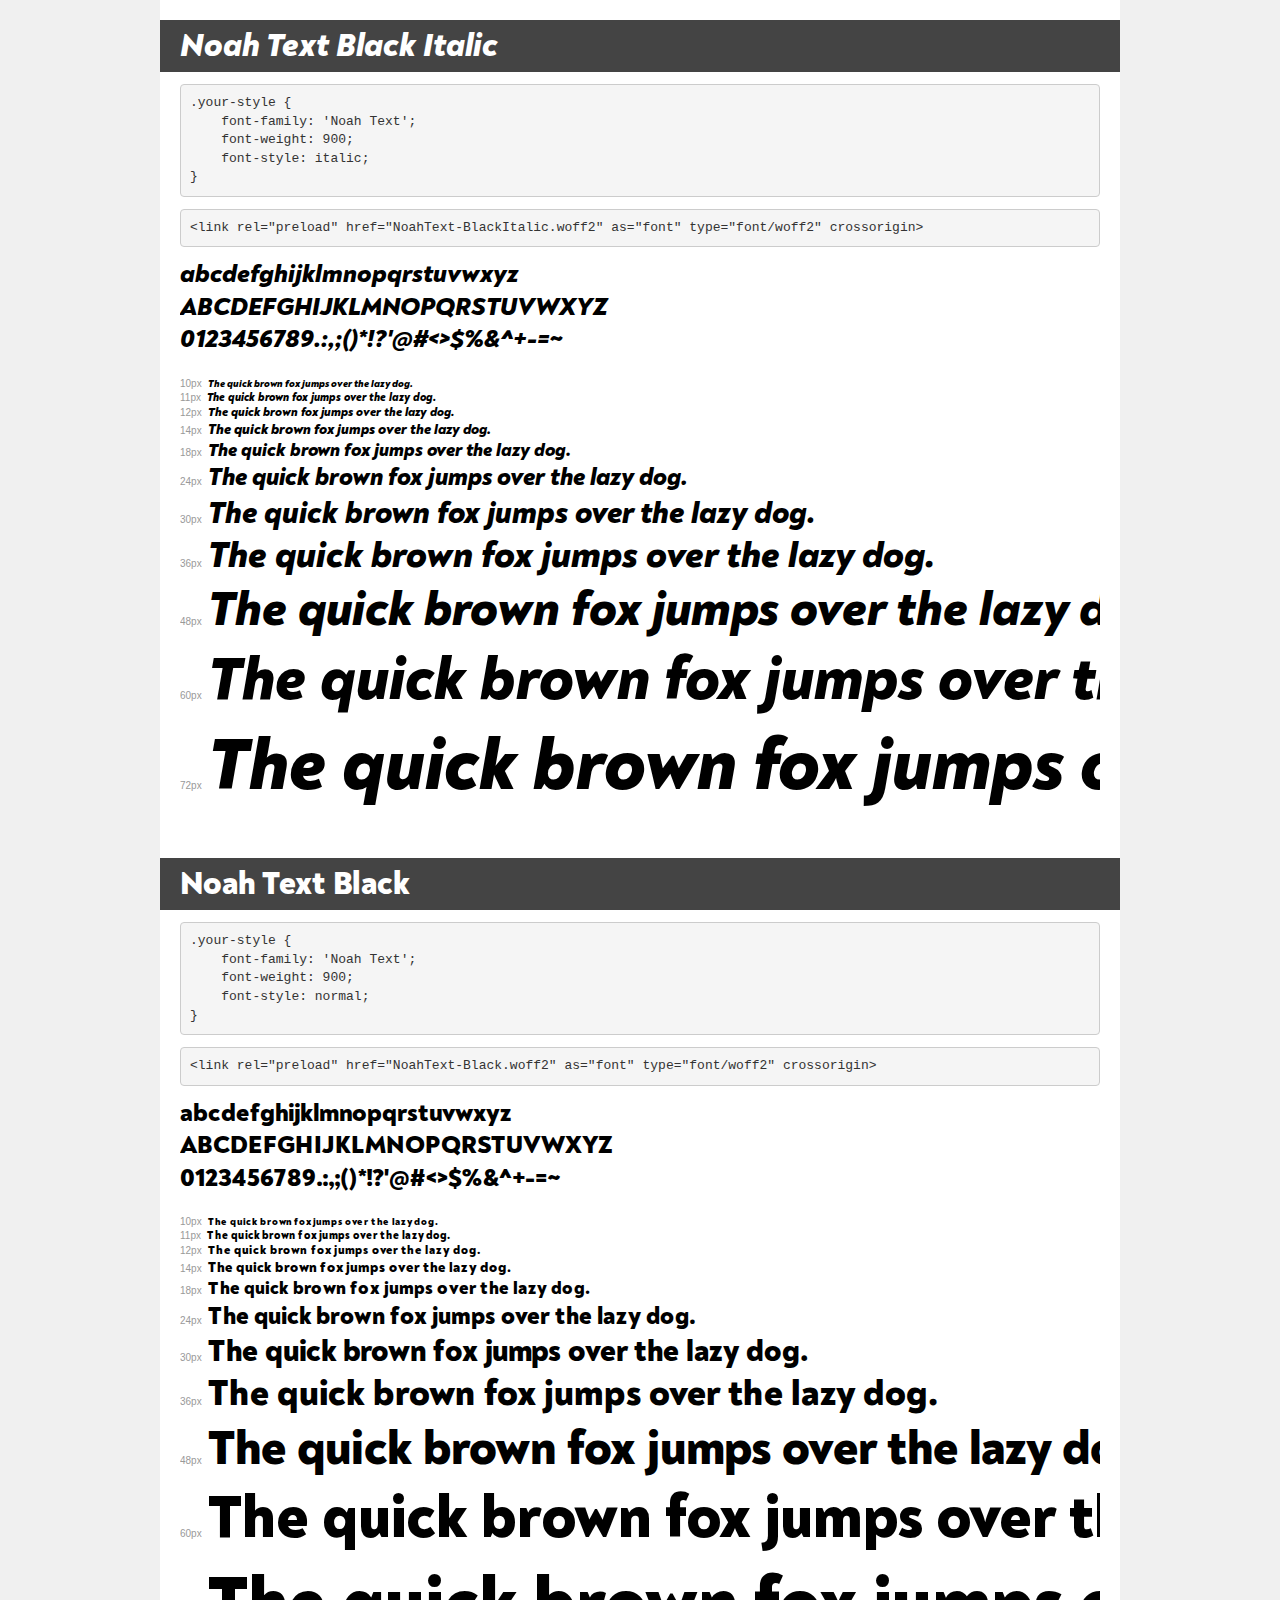
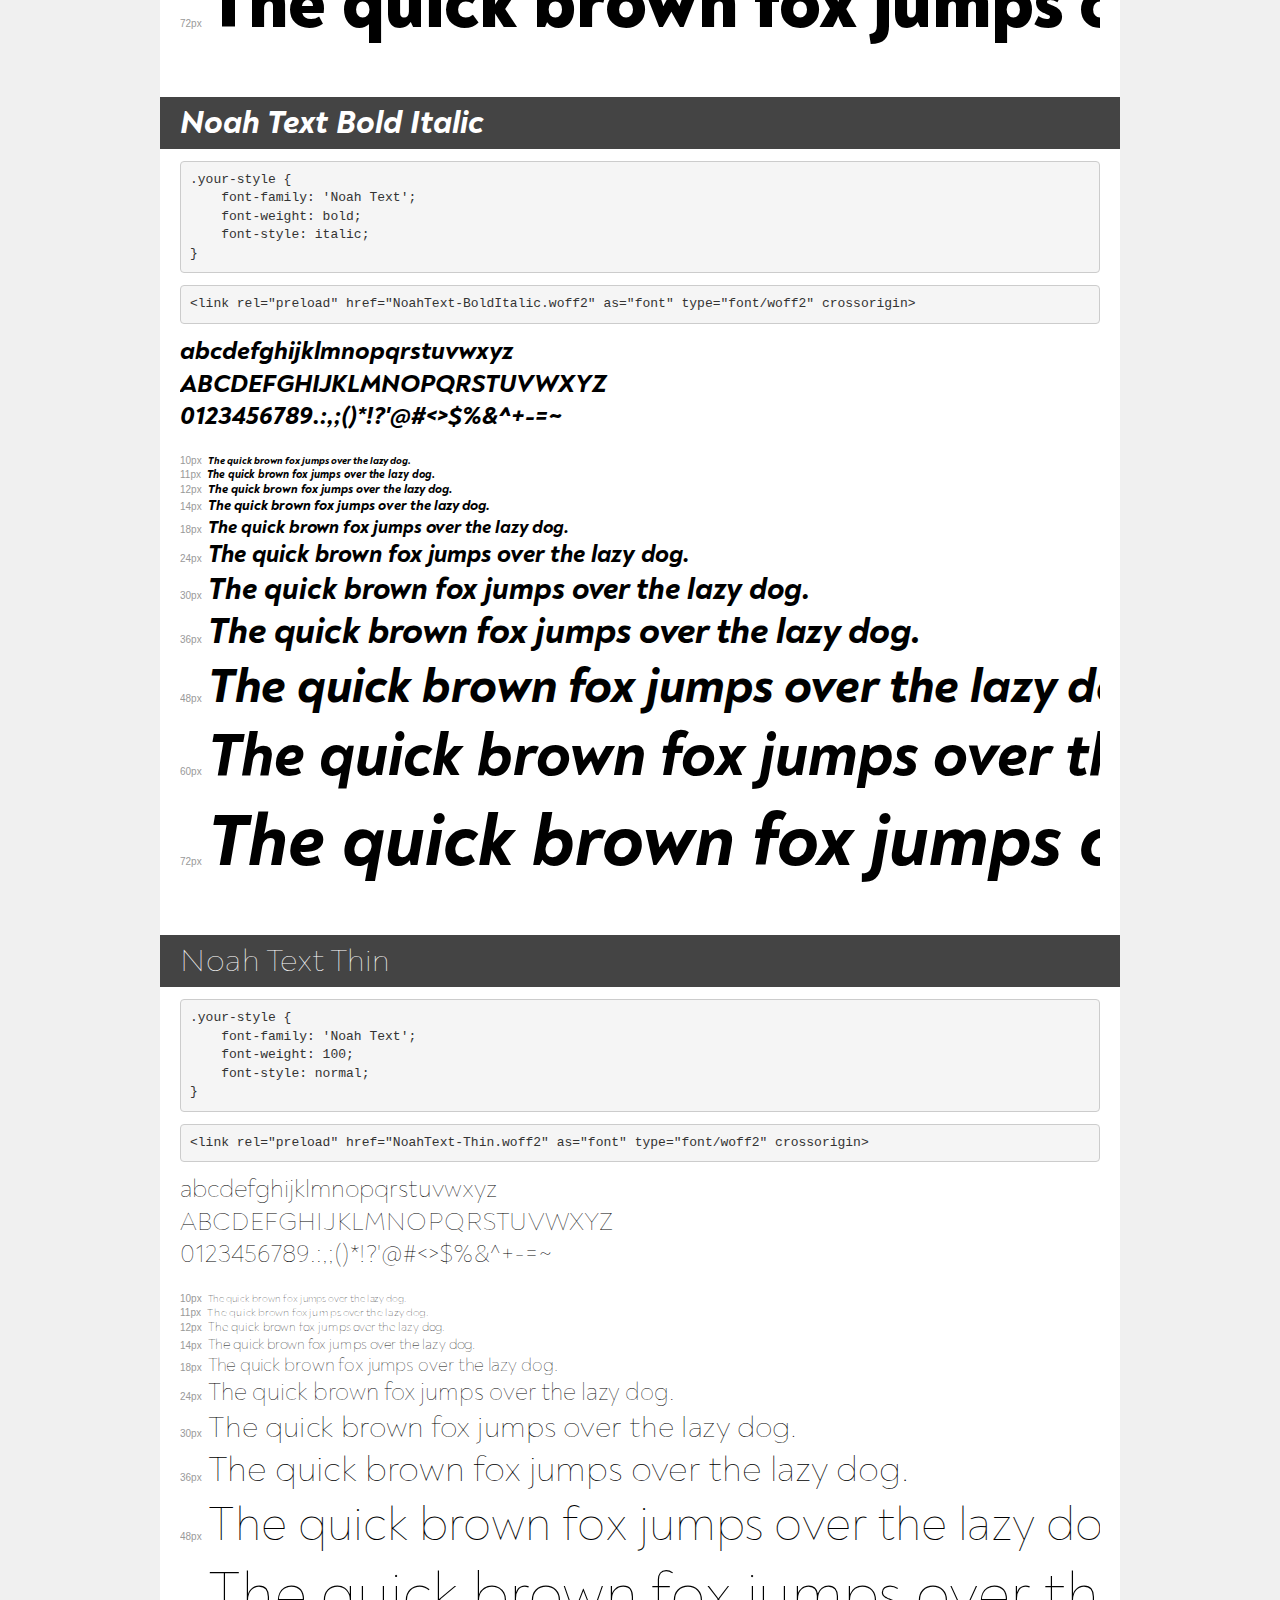
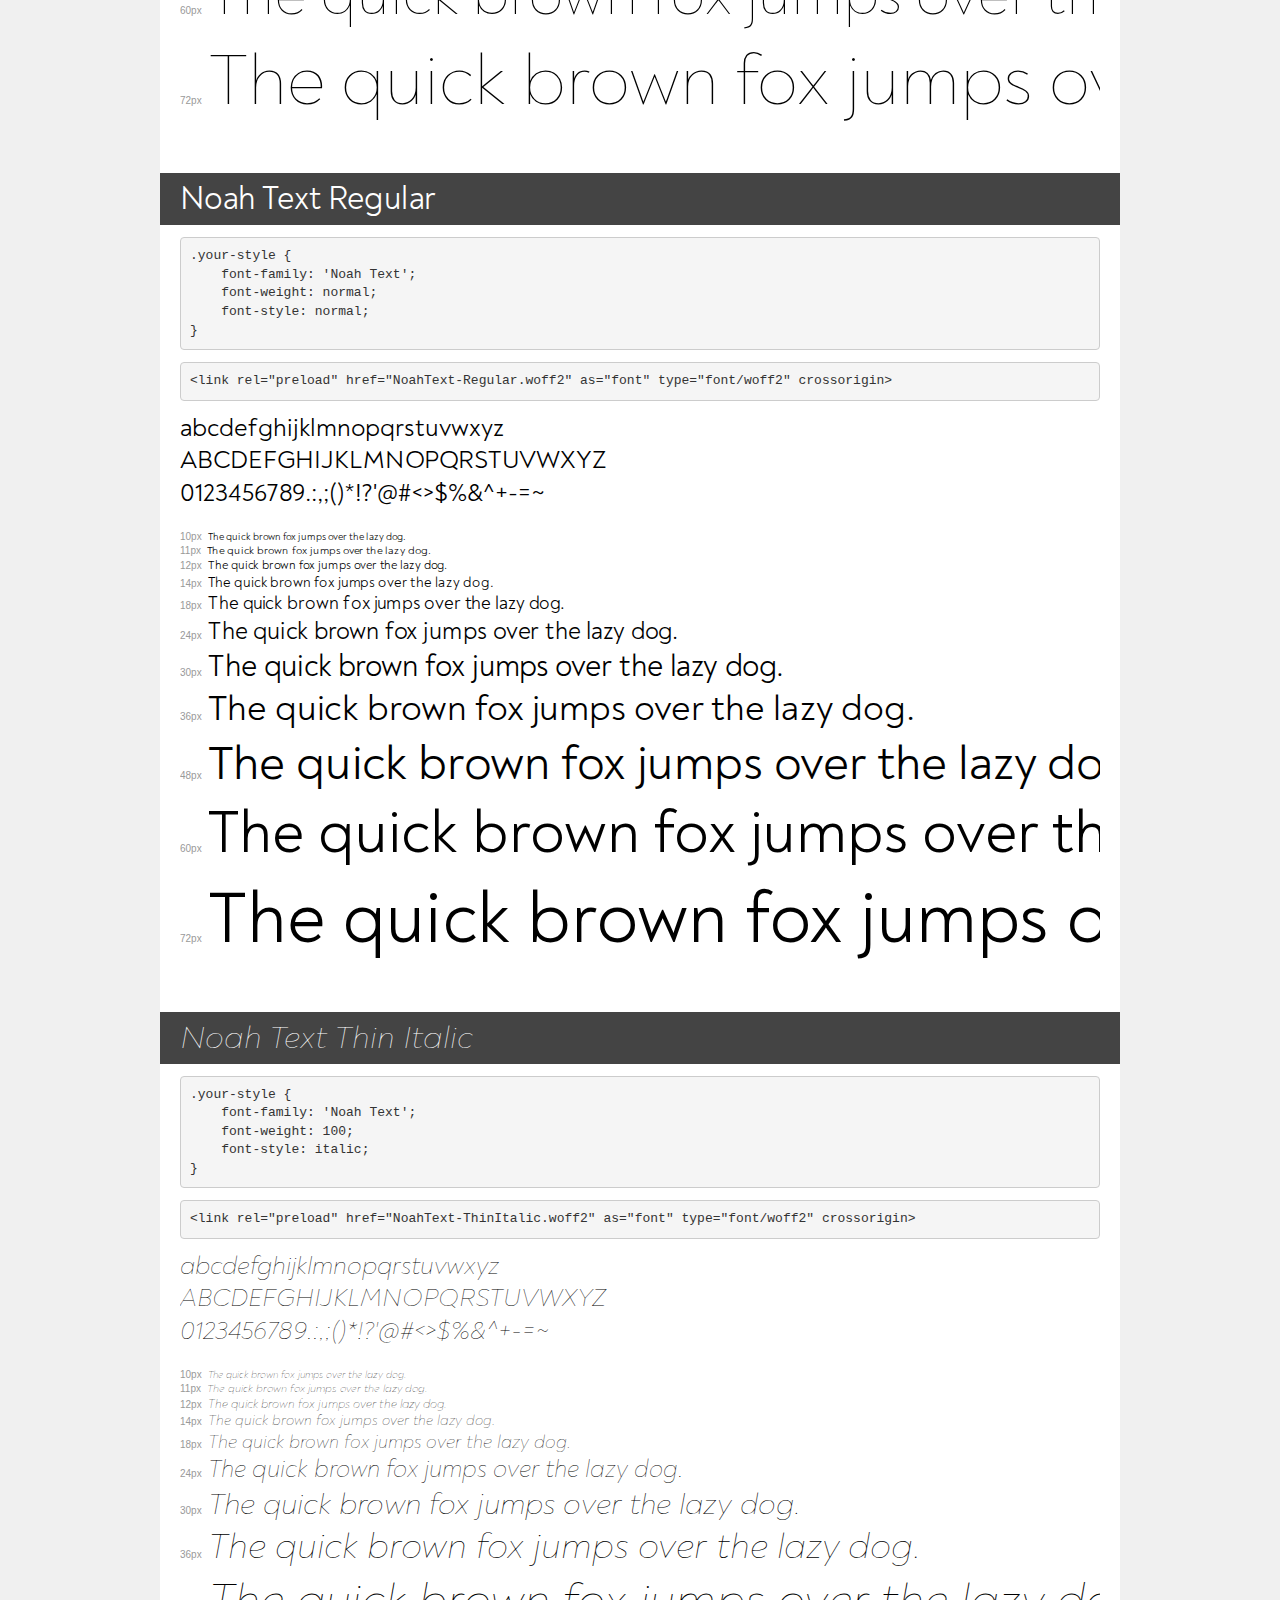
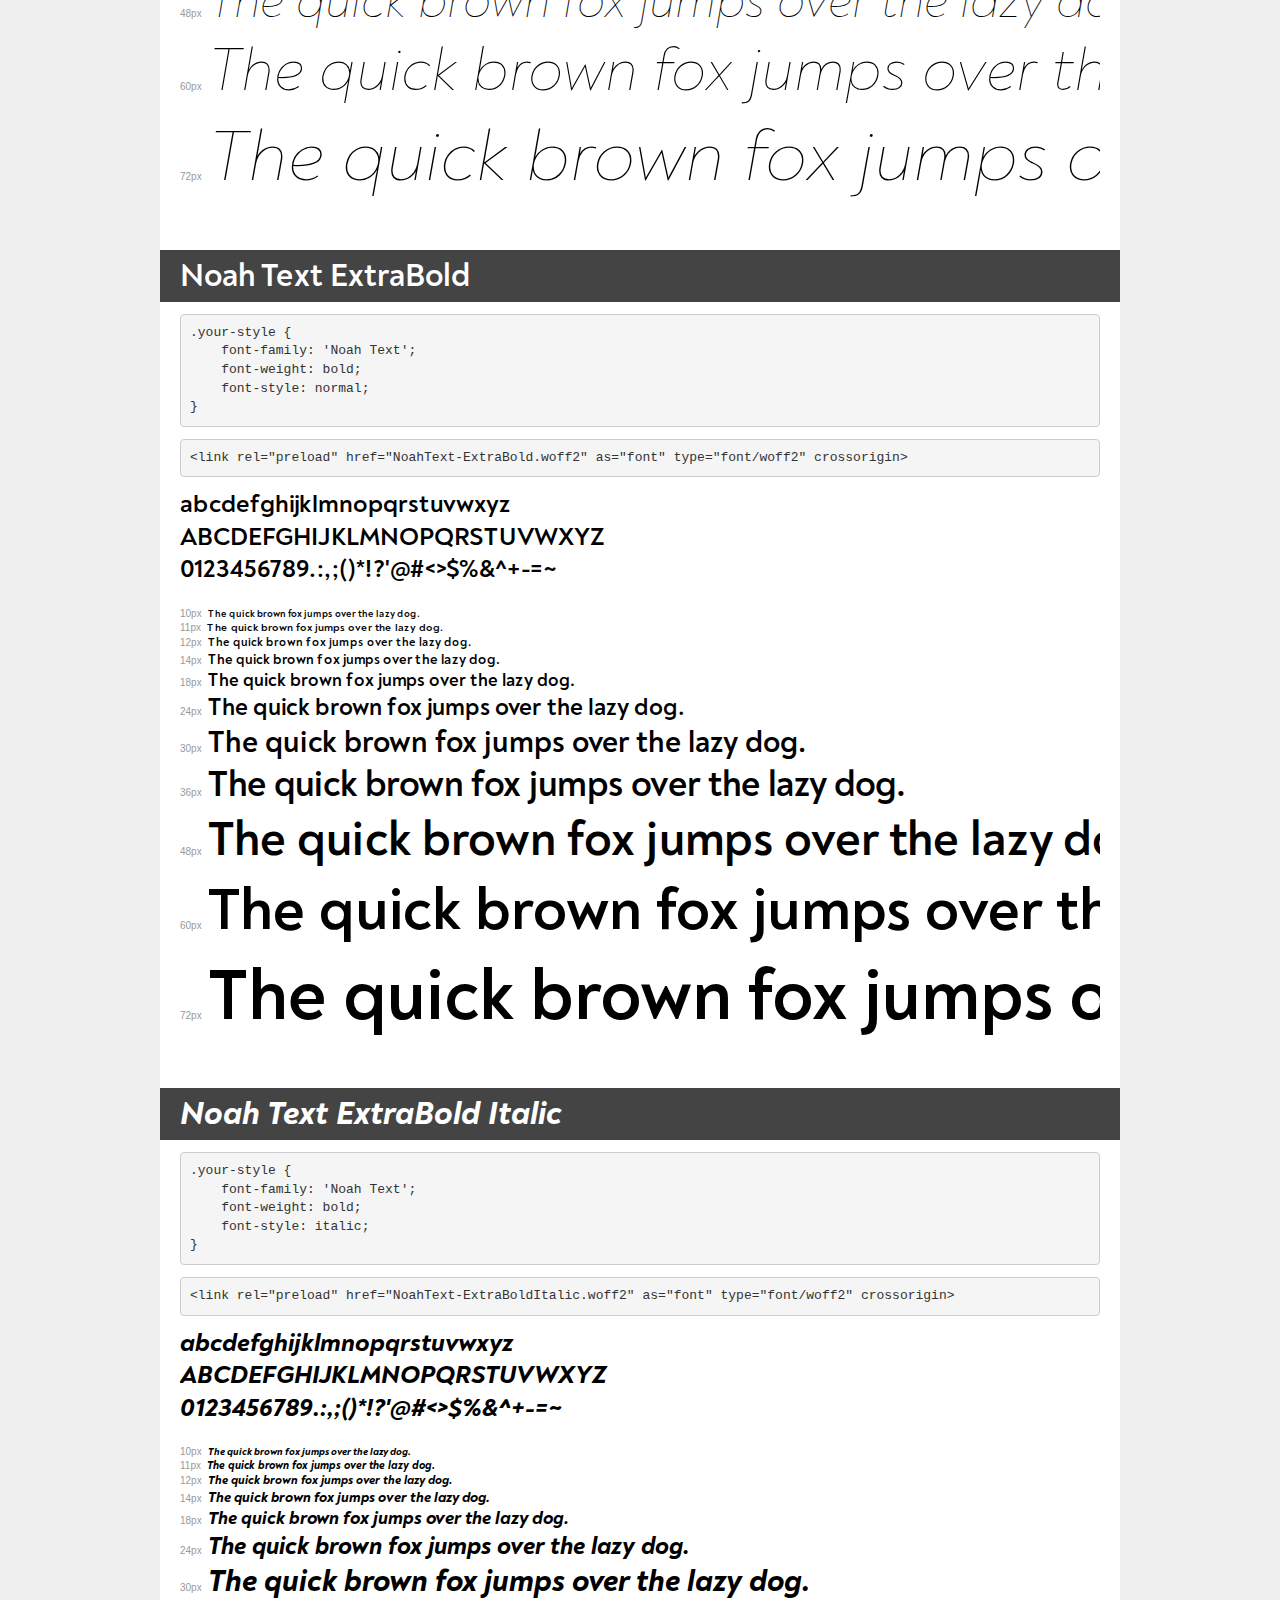
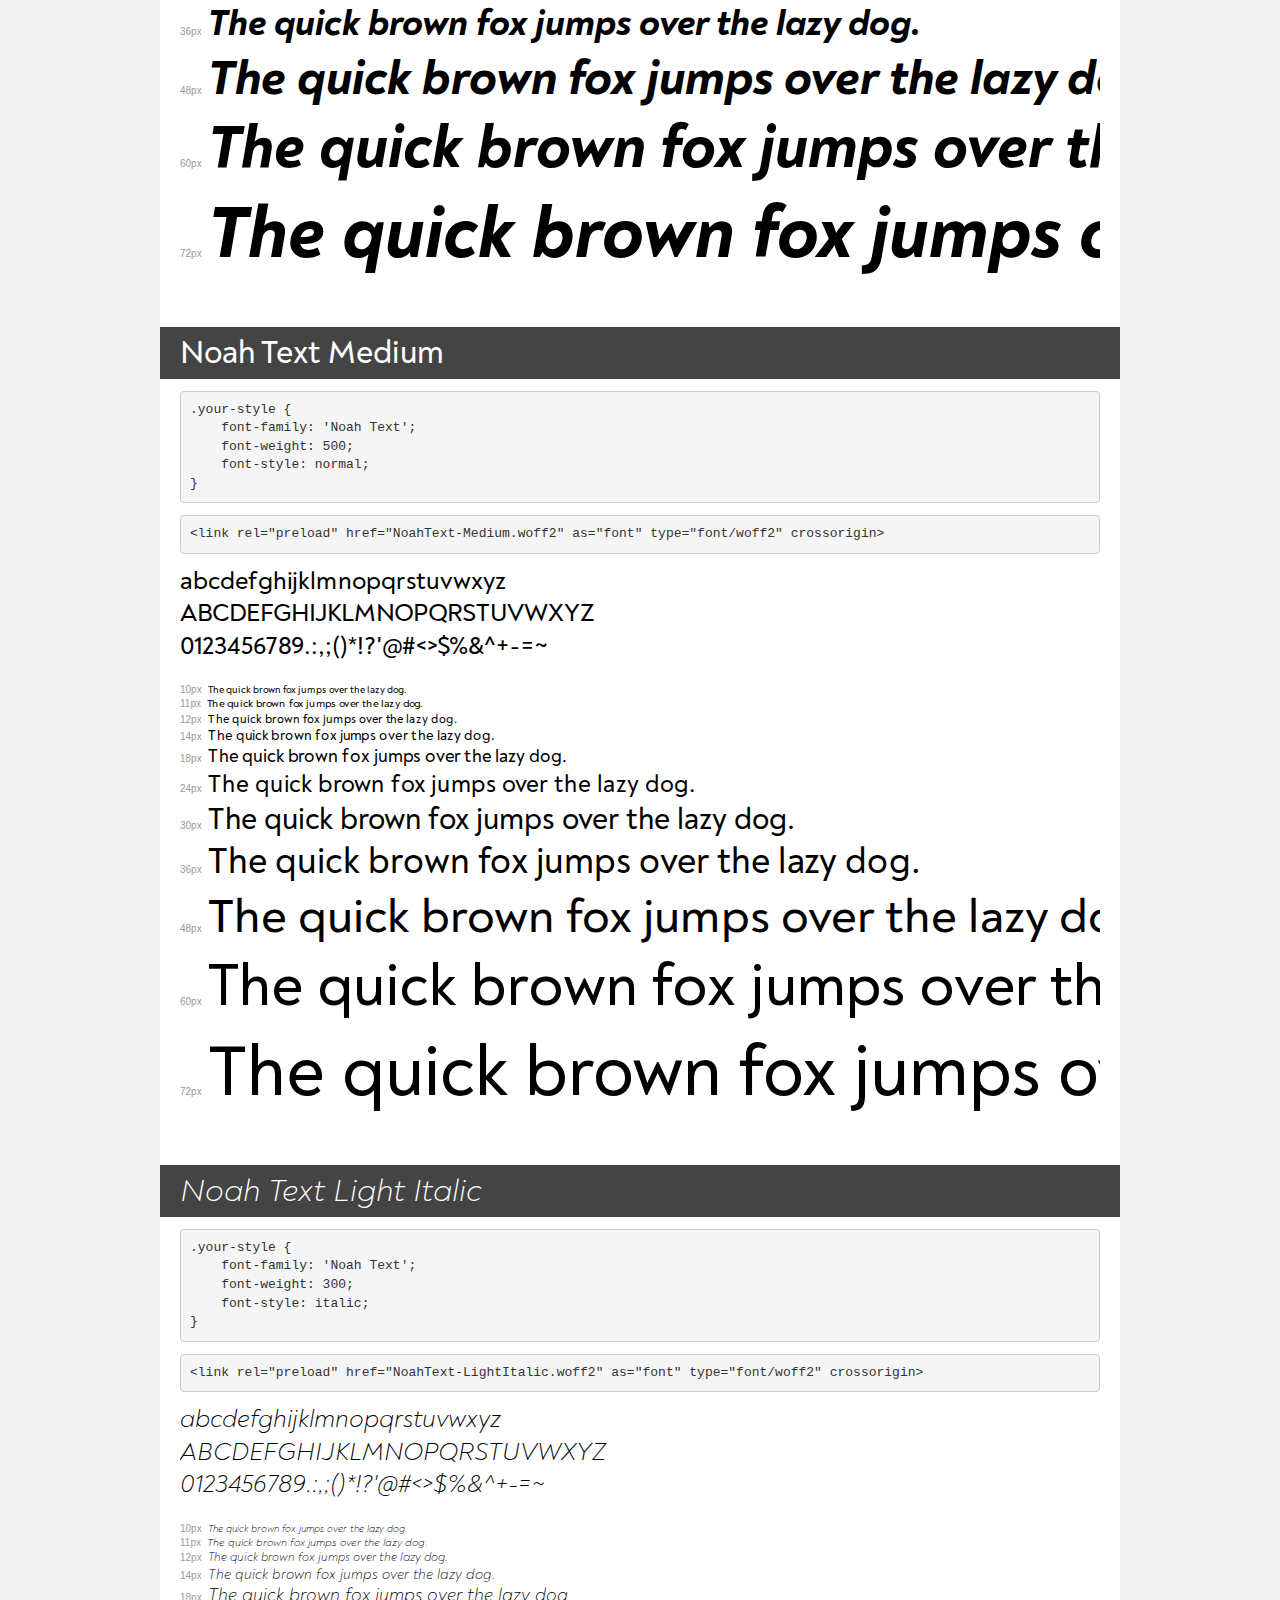
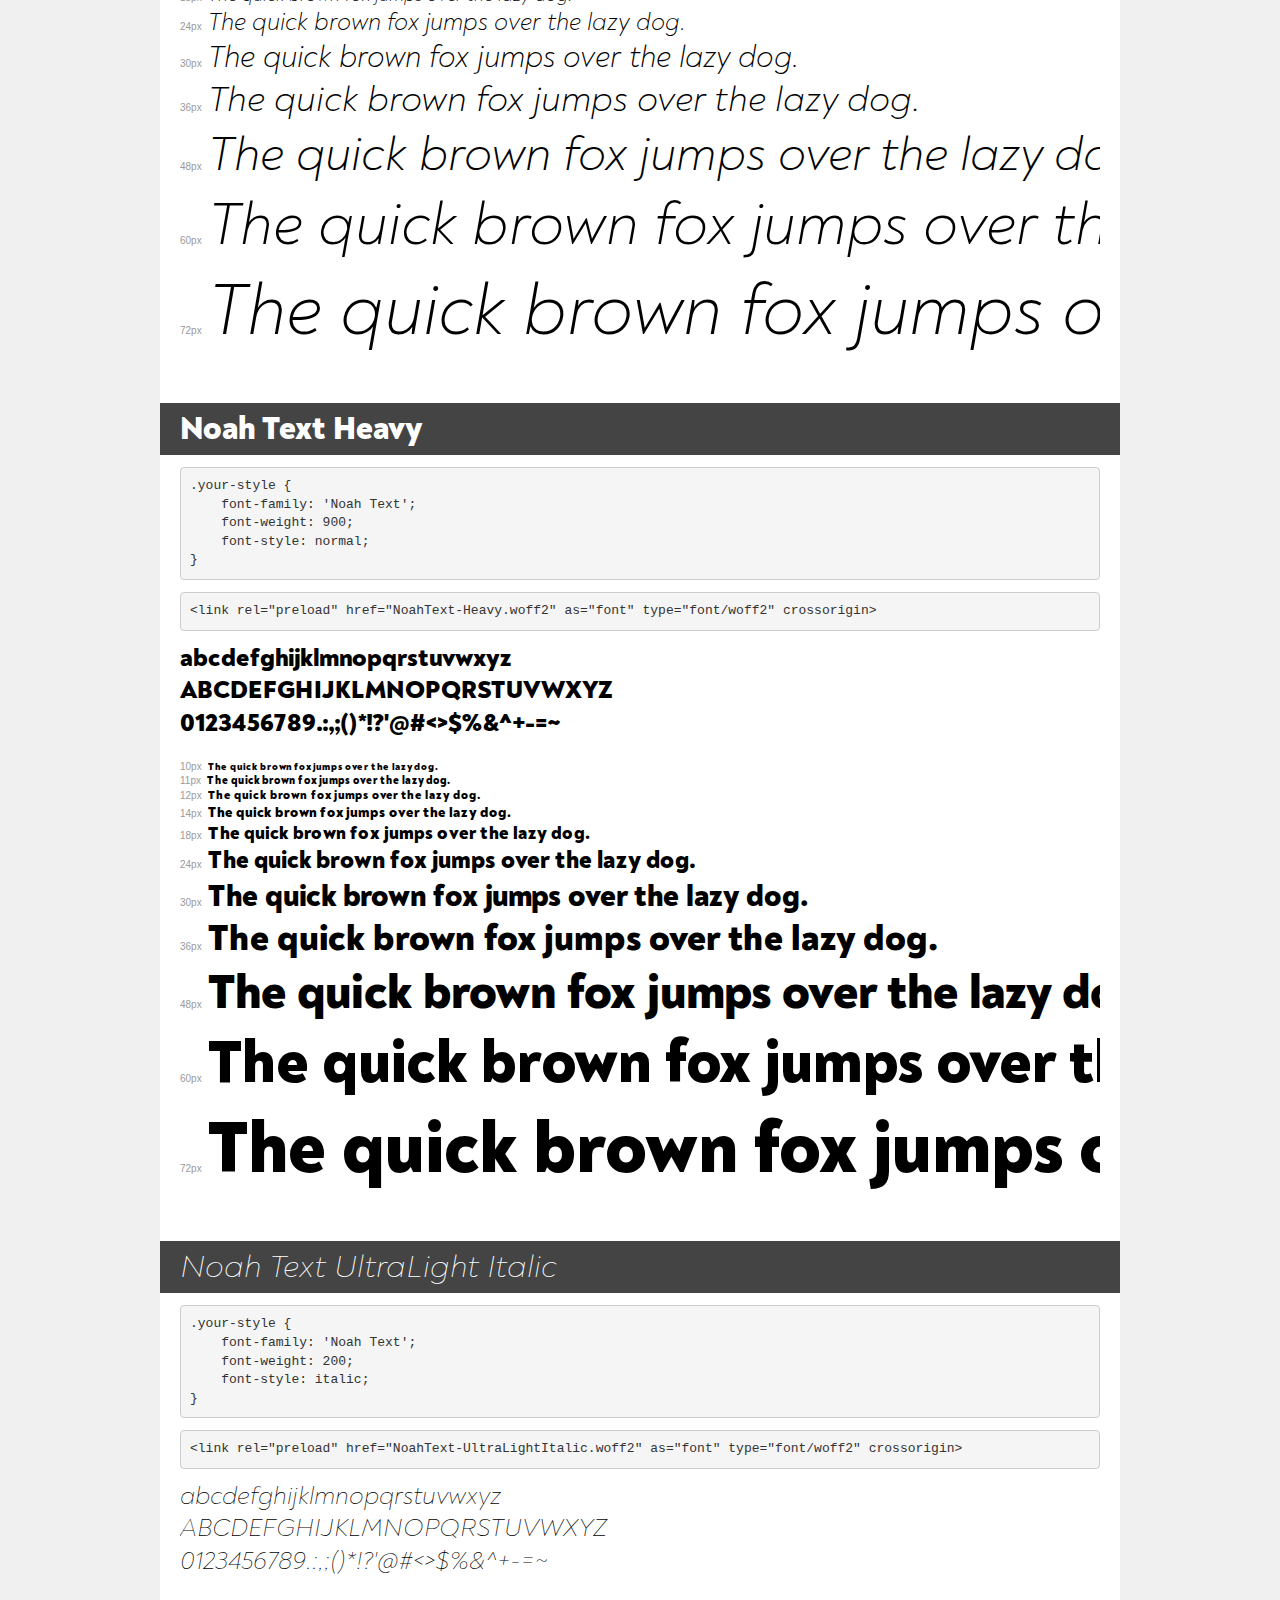
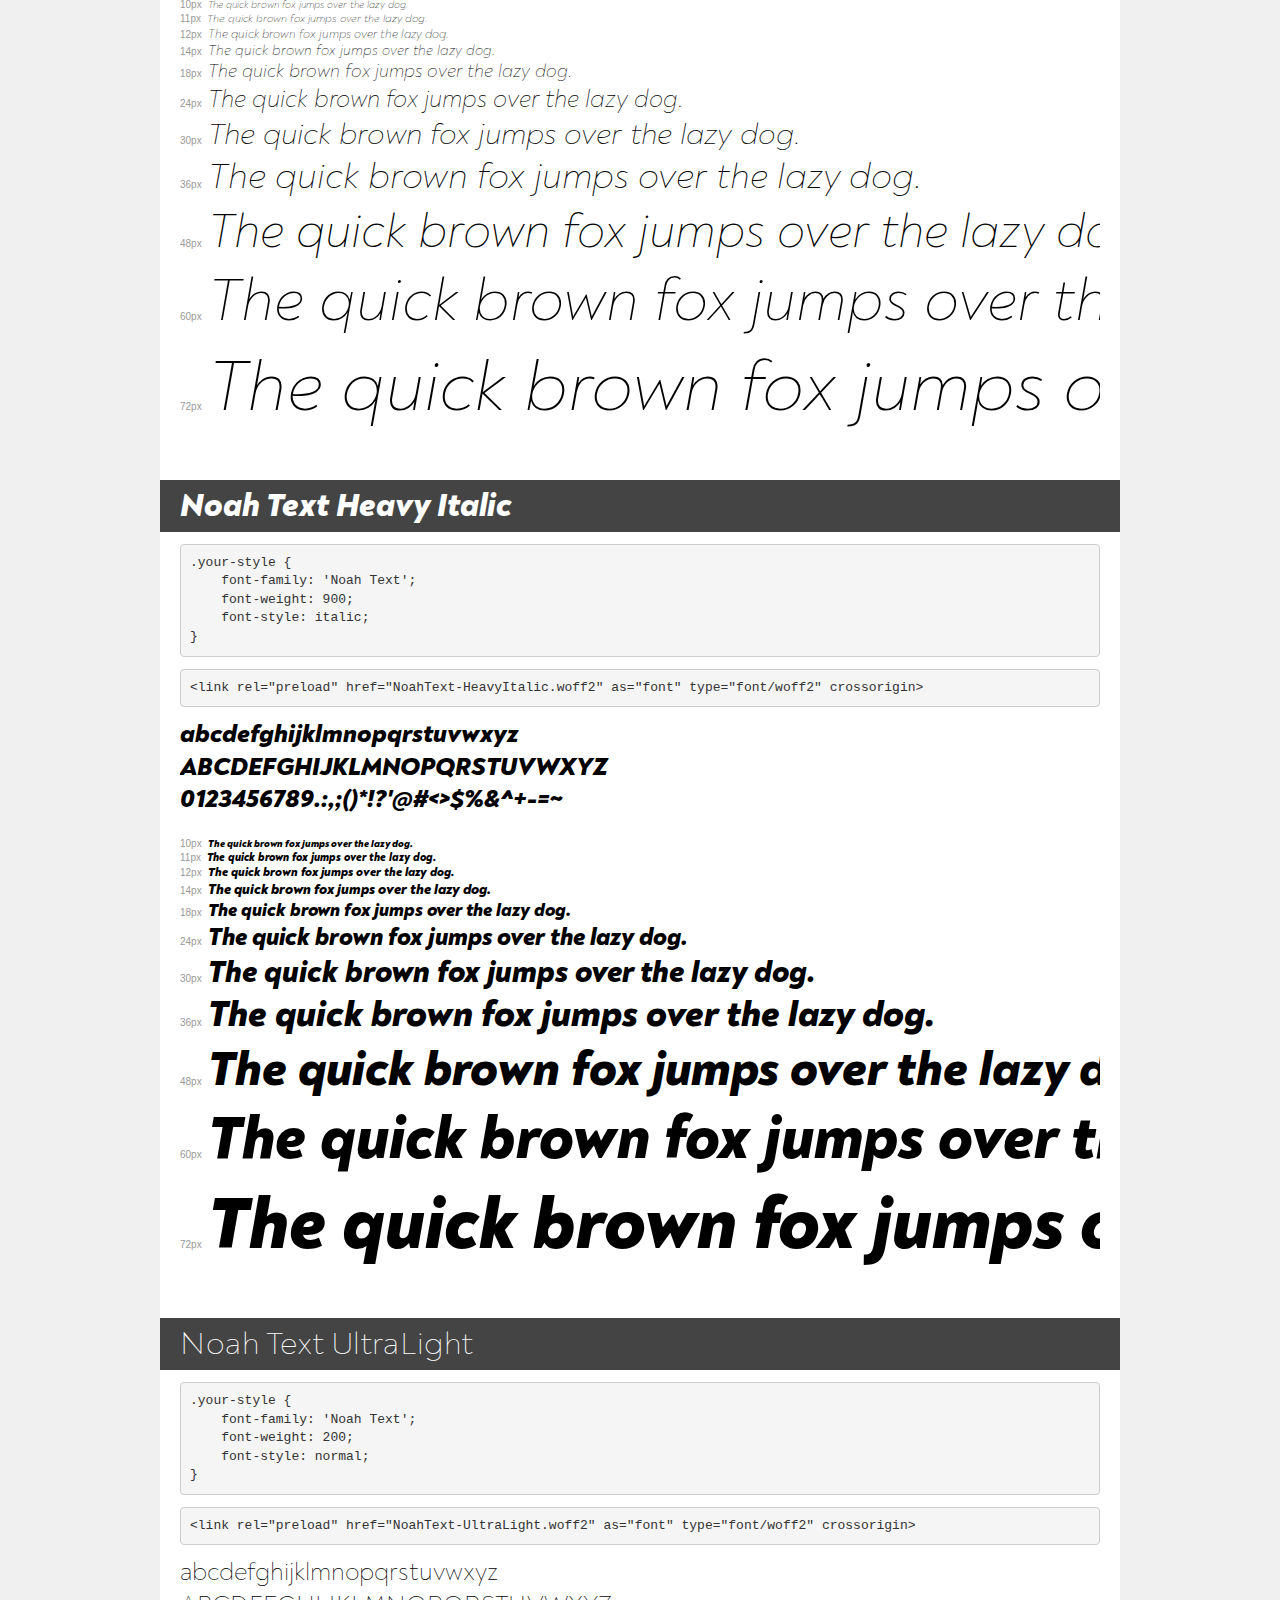
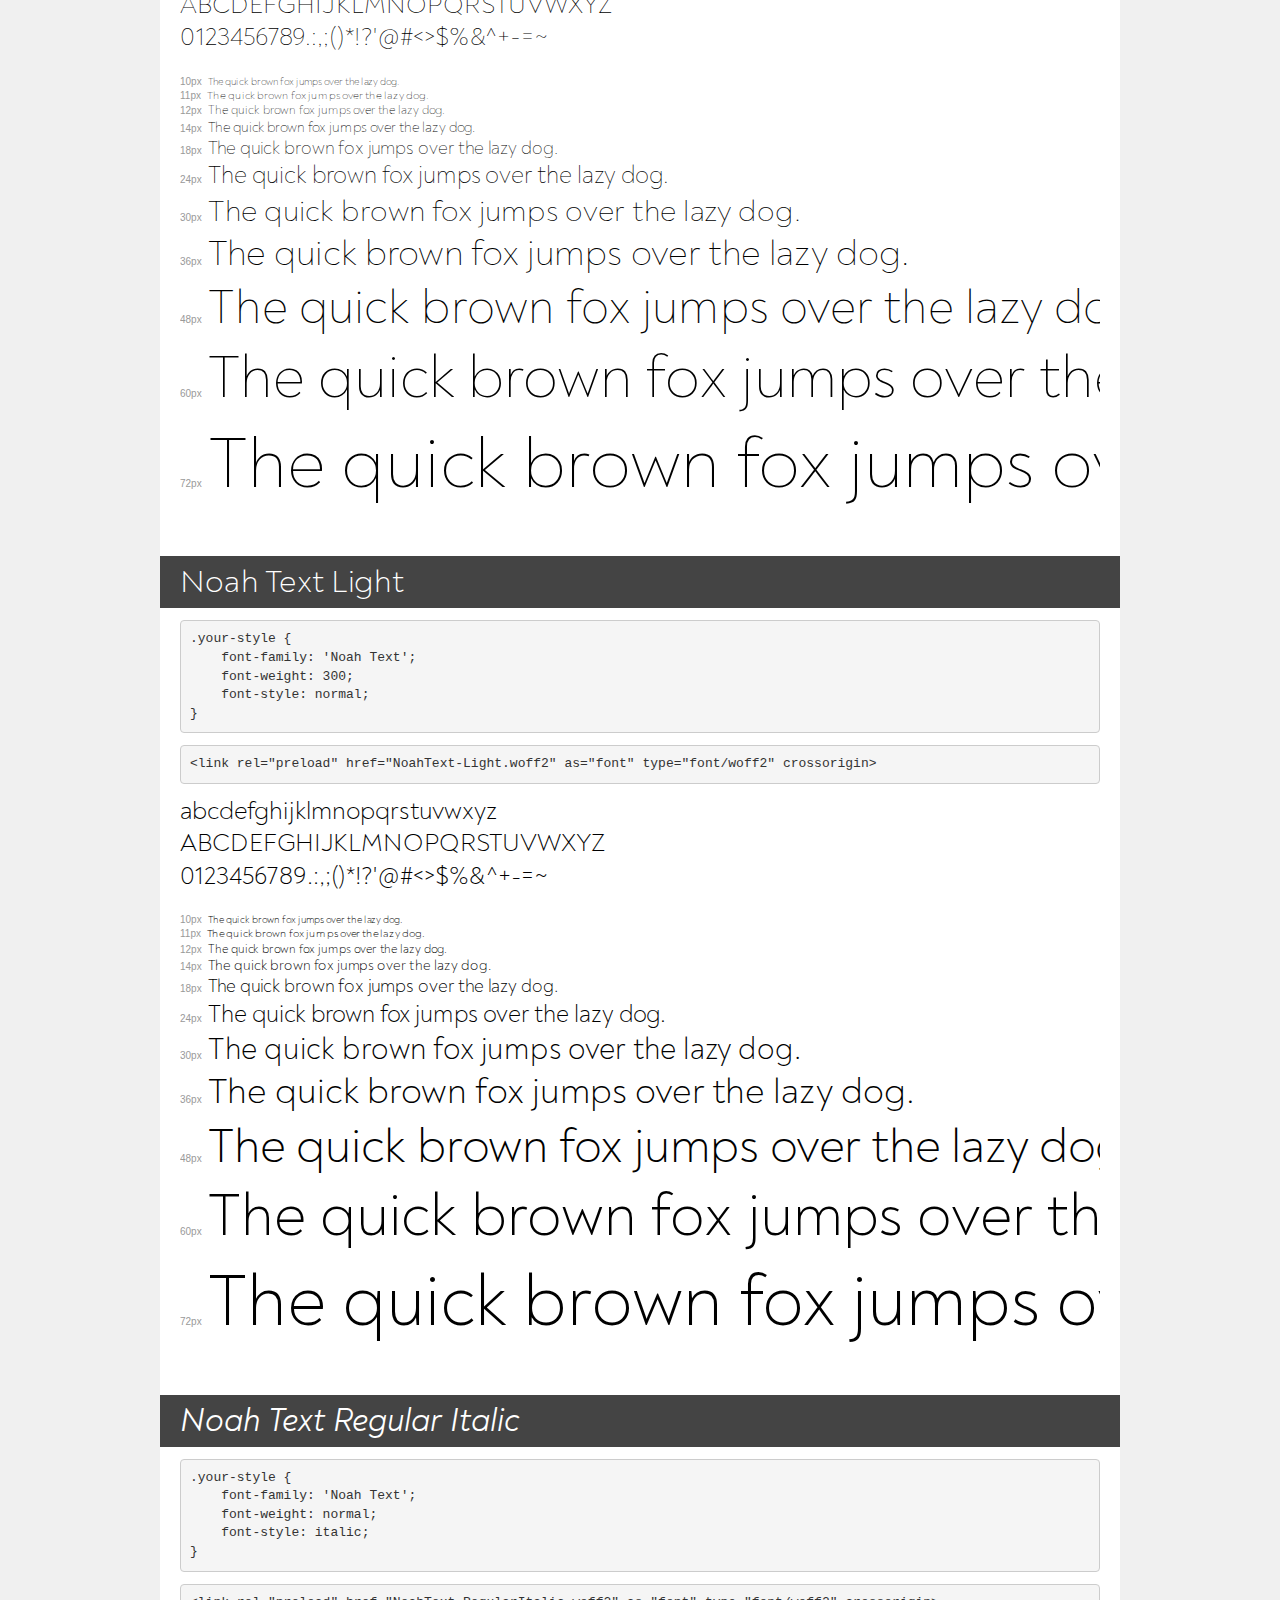
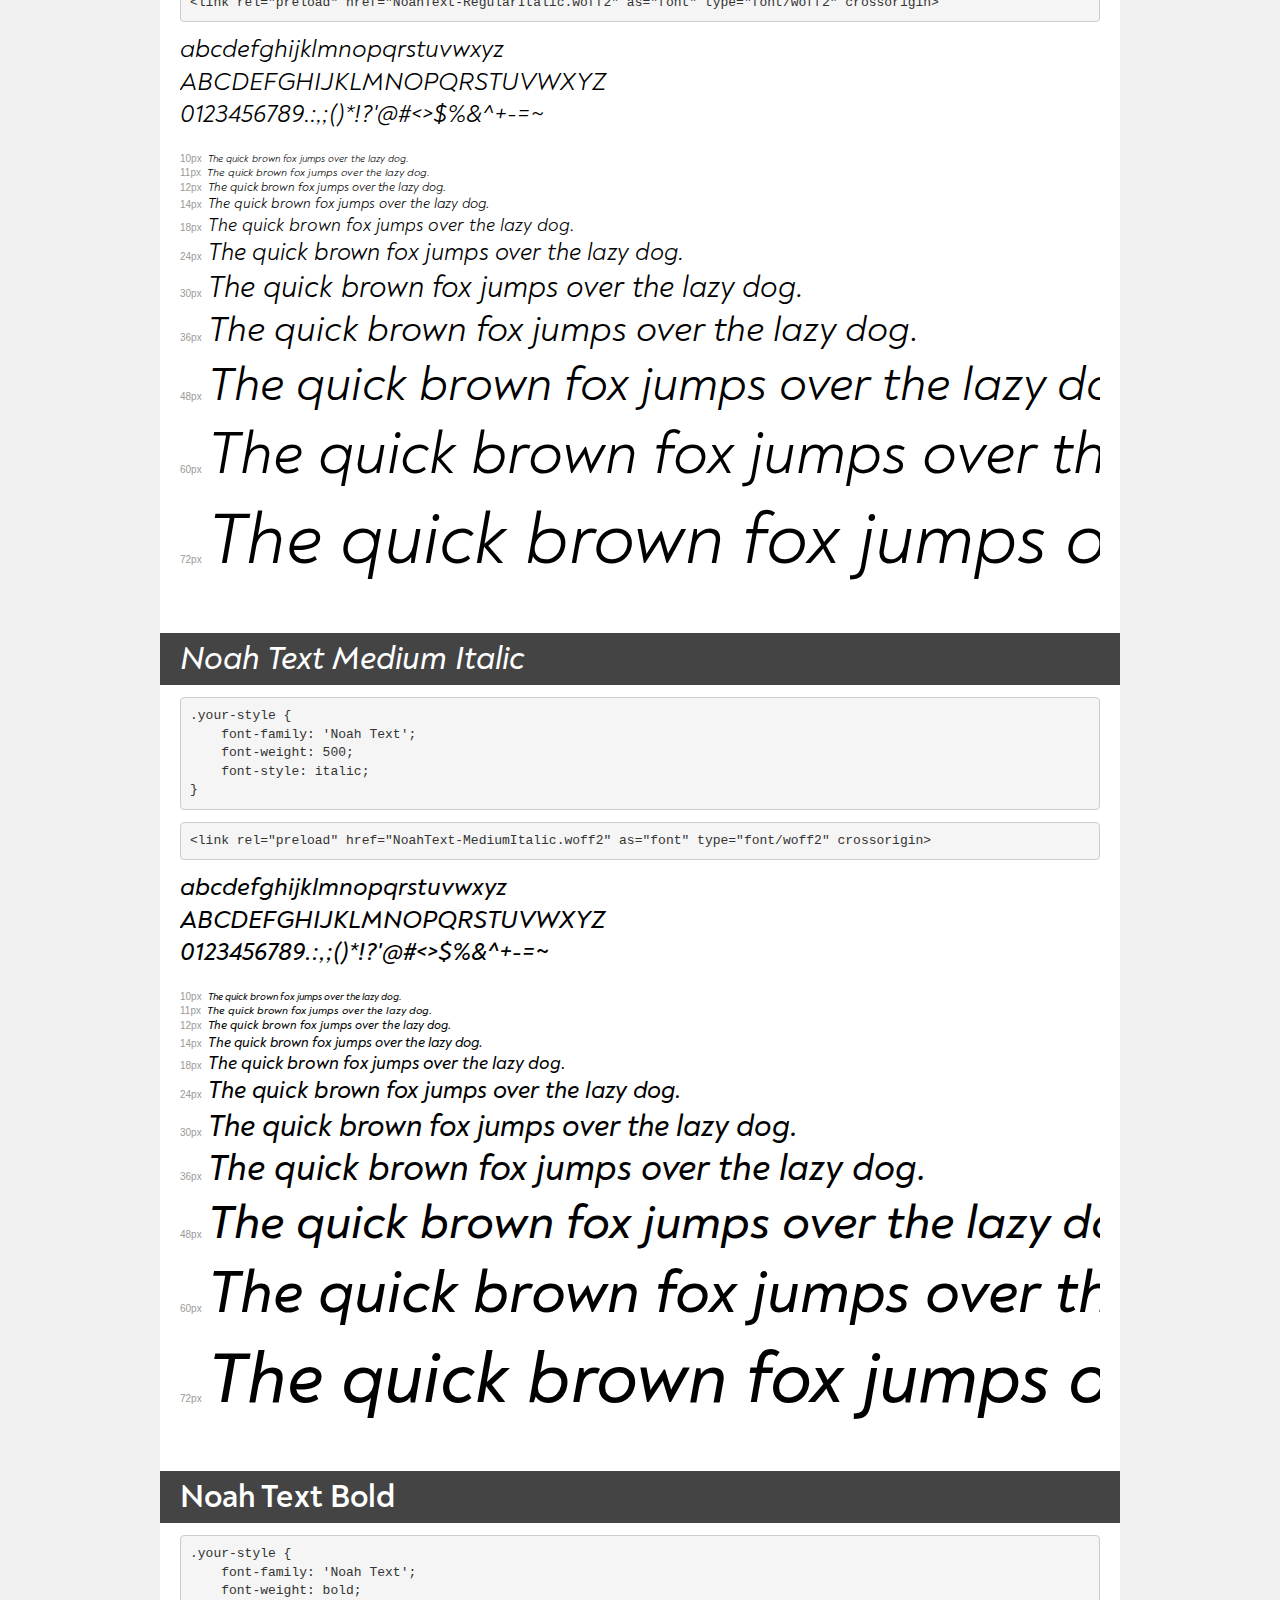
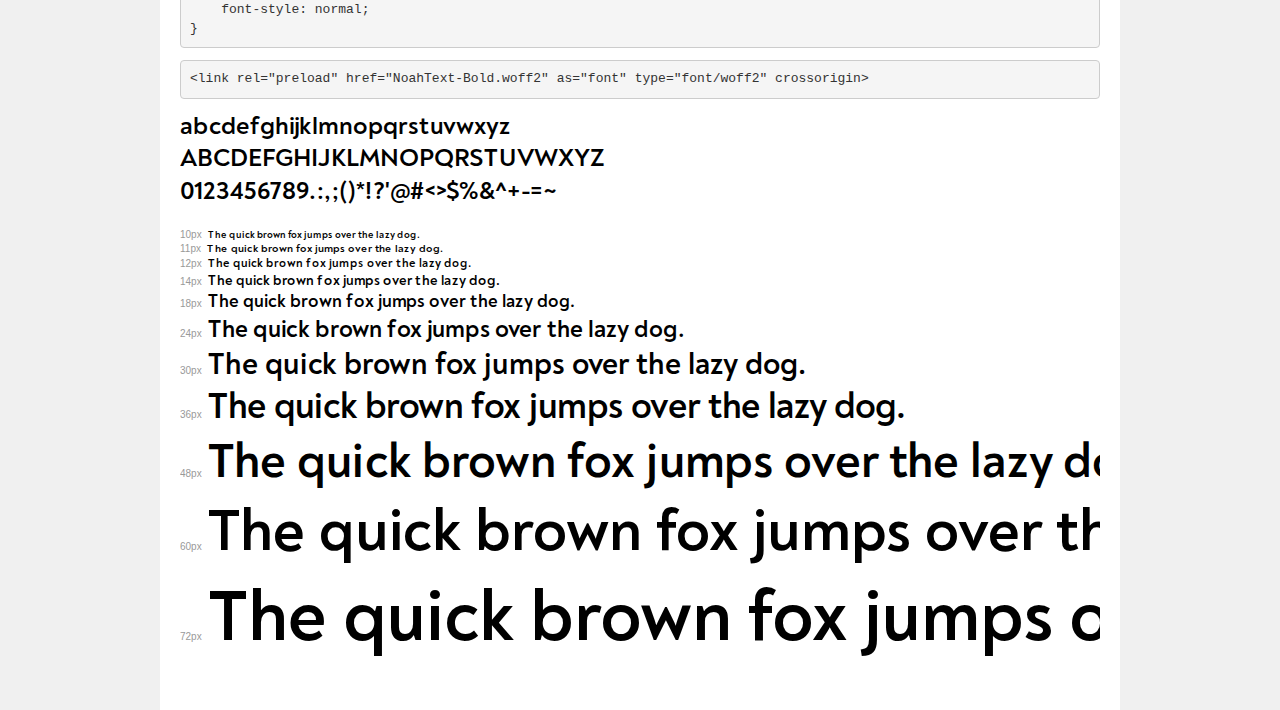
<file: assets/fonts/Noah-text/demo.html>
<!DOCTYPE html>
<html lang="en">
<head>
    <meta charset="utf-8">
    <meta http-equiv="X-UA-Compatible" content="IE=edge">
    <meta name="viewport" content="width=device-width, initial-scale=1">
    <meta name="robots" content="noindex, noarchive">
    <meta name="format-detection" content="telephone=no">
    <title>Transfonter demo</title>
    <link href="stylesheet.css" rel="stylesheet">
    <style>
        /*
        http://meyerweb.com/eric/tools/css/reset/
        v2.0 | 20110126
        License: none (public domain)
        */
        html, body, div, span, applet, object, iframe,
        h1, h2, h3, h4, h5, h6, p, blockquote, pre,
        a, abbr, acronym, address, big, cite, code,
        del, dfn, em, img, ins, kbd, q, s, samp,
        small, strike, strong, sub, sup, tt, var,
        b, u, i, center,
        dl, dt, dd, ol, ul, li,
        fieldset, form, label, legend,
        table, caption, tbody, tfoot, thead, tr, th, td,
        article, aside, canvas, details, embed,
        figure, figcaption, footer, header, hgroup,
        menu, nav, output, ruby, section, summary,
        time, mark, audio, video {
            margin: 0;
            padding: 0;
            border: 0;
            font-size: 100%;
            font: inherit;
            vertical-align: baseline;
        }
        /* HTML5 display-role reset for older browsers */
        article, aside, details, figcaption, figure,
        footer, header, hgroup, menu, nav, section {
            display: block;
        }
        body {
            line-height: 1;
        }
        ol, ul {
            list-style: none;
        }
        blockquote, q {
            quotes: none;
        }
        blockquote:before, blockquote:after,
        q:before, q:after {
            content: '';
            content: none;
        }
        table {
            border-collapse: collapse;
            border-spacing: 0;
        }
        /* demo styles */
        body {
            background: #f0f0f0;
            color: #000;
        }
        .page {
            background: #fff;
            width: 920px;
            margin: 0 auto;
            padding: 20px 20px 0 20px;
            overflow: hidden;
        }
        .font-container {
            overflow-x: auto;
            overflow-y: hidden;
            margin-bottom: 40px;
            line-height: 1.3;
            white-space: nowrap;
            padding-bottom: 5px;
        }
        h1 {
            position: relative;
            background: #444;
            font-size: 32px;
            color: #fff;
            padding: 10px 20px;
            margin: 0 -20px 12px -20px;
        }
        .letters {
            font-size: 25px;
            margin-bottom: 20px;
        }
        .s10:before {
            content: '10px';
        }
        .s11:before {
            content: '11px';
        }
        .s12:before {
            content: '12px';
        }
        .s14:before {
            content: '14px';
        }
        .s18:before {
            content: '18px';
        }
        .s24:before {
            content: '24px';
        }
        .s30:before {
            content: '30px';
        }
        .s36:before {
            content: '36px';
        }
        .s48:before {
            content: '48px';
        }
        .s60:before {
            content: '60px';
        }
        .s72:before {
            content: '72px';
        }
        .s10:before, .s11:before, .s12:before, .s14:before,
        .s18:before, .s24:before, .s30:before, .s36:before,
        .s48:before, .s60:before, .s72:before {
            font-family: Arial, sans-serif;
            font-size: 10px;
            font-weight: normal;
            font-style: normal;
            color: #999;
            padding-right: 6px;
        }
        pre {
            display: block;
            padding: 9px;
            margin: 0 0 12px;
            font-family: Monaco, Menlo, Consolas, "Courier New", monospace;
            font-size: 13px;
            line-height: 1.428571429;
            color: #333;
            font-weight: normal;
            font-style: normal;
            background-color: #f5f5f5;
            border: 1px solid #ccc;
            overflow-x: auto;
            border-radius: 4px;
        }
        /* responsive */
        @media (max-width: 959px) {
            .page {
                width: auto;
                margin: 0;
            }
        }
    </style>
</head>
<body>
<div class="page">
    <div class="demo">
        <h1 style="font-family: 'Noah Text'; font-weight: 900; font-style: italic;">Noah Text Black Italic</h1>
        <pre title="Usage">.your-style {
    font-family: 'Noah Text';
    font-weight: 900;
    font-style: italic;
}</pre>
        <pre title="Preload (optional)">
&lt;link rel=&quot;preload&quot; href=&quot;NoahText-BlackItalic.woff2&quot; as=&quot;font&quot; type=&quot;font/woff2&quot; crossorigin&gt;</pre>
        <div class="font-container" style="font-family: 'Noah Text'; font-weight: 900; font-style: italic;">
            <p class="letters">
                abcdefghijklmnopqrstuvwxyz<br>
ABCDEFGHIJKLMNOPQRSTUVWXYZ<br>
                0123456789.:,;()*!?'@#&lt;&gt;$%&^+-=~
            </p>
            <p class="s10" style="font-size: 10px;">The quick brown fox jumps over the lazy dog.</p>
            <p class="s11" style="font-size: 11px;">The quick brown fox jumps over the lazy dog.</p>
            <p class="s12" style="font-size: 12px;">The quick brown fox jumps over the lazy dog.</p>
            <p class="s14" style="font-size: 14px;">The quick brown fox jumps over the lazy dog.</p>
            <p class="s18" style="font-size: 18px;">The quick brown fox jumps over the lazy dog.</p>
            <p class="s24" style="font-size: 24px;">The quick brown fox jumps over the lazy dog.</p>
            <p class="s30" style="font-size: 30px;">The quick brown fox jumps over the lazy dog.</p>
            <p class="s36" style="font-size: 36px;">The quick brown fox jumps over the lazy dog.</p>
            <p class="s48" style="font-size: 48px;">The quick brown fox jumps over the lazy dog.</p>
            <p class="s60" style="font-size: 60px;">The quick brown fox jumps over the lazy dog.</p>
            <p class="s72" style="font-size: 72px;">The quick brown fox jumps over the lazy dog.</p>
        </div>
    </div>

    <div class="demo">
        <h1 style="font-family: 'Noah Text'; font-weight: 900; font-style: normal;">Noah Text Black</h1>
        <pre title="Usage">.your-style {
    font-family: 'Noah Text';
    font-weight: 900;
    font-style: normal;
}</pre>
        <pre title="Preload (optional)">
&lt;link rel=&quot;preload&quot; href=&quot;NoahText-Black.woff2&quot; as=&quot;font&quot; type=&quot;font/woff2&quot; crossorigin&gt;</pre>
        <div class="font-container" style="font-family: 'Noah Text'; font-weight: 900; font-style: normal;">
            <p class="letters">
                abcdefghijklmnopqrstuvwxyz<br>
ABCDEFGHIJKLMNOPQRSTUVWXYZ<br>
                0123456789.:,;()*!?'@#&lt;&gt;$%&^+-=~
            </p>
            <p class="s10" style="font-size: 10px;">The quick brown fox jumps over the lazy dog.</p>
            <p class="s11" style="font-size: 11px;">The quick brown fox jumps over the lazy dog.</p>
            <p class="s12" style="font-size: 12px;">The quick brown fox jumps over the lazy dog.</p>
            <p class="s14" style="font-size: 14px;">The quick brown fox jumps over the lazy dog.</p>
            <p class="s18" style="font-size: 18px;">The quick brown fox jumps over the lazy dog.</p>
            <p class="s24" style="font-size: 24px;">The quick brown fox jumps over the lazy dog.</p>
            <p class="s30" style="font-size: 30px;">The quick brown fox jumps over the lazy dog.</p>
            <p class="s36" style="font-size: 36px;">The quick brown fox jumps over the lazy dog.</p>
            <p class="s48" style="font-size: 48px;">The quick brown fox jumps over the lazy dog.</p>
            <p class="s60" style="font-size: 60px;">The quick brown fox jumps over the lazy dog.</p>
            <p class="s72" style="font-size: 72px;">The quick brown fox jumps over the lazy dog.</p>
        </div>
    </div>

    <div class="demo">
        <h1 style="font-family: 'Noah Text'; font-weight: bold; font-style: italic;">Noah Text Bold Italic</h1>
        <pre title="Usage">.your-style {
    font-family: 'Noah Text';
    font-weight: bold;
    font-style: italic;
}</pre>
        <pre title="Preload (optional)">
&lt;link rel=&quot;preload&quot; href=&quot;NoahText-BoldItalic.woff2&quot; as=&quot;font&quot; type=&quot;font/woff2&quot; crossorigin&gt;</pre>
        <div class="font-container" style="font-family: 'Noah Text'; font-weight: bold; font-style: italic;">
            <p class="letters">
                abcdefghijklmnopqrstuvwxyz<br>
ABCDEFGHIJKLMNOPQRSTUVWXYZ<br>
                0123456789.:,;()*!?'@#&lt;&gt;$%&^+-=~
            </p>
            <p class="s10" style="font-size: 10px;">The quick brown fox jumps over the lazy dog.</p>
            <p class="s11" style="font-size: 11px;">The quick brown fox jumps over the lazy dog.</p>
            <p class="s12" style="font-size: 12px;">The quick brown fox jumps over the lazy dog.</p>
            <p class="s14" style="font-size: 14px;">The quick brown fox jumps over the lazy dog.</p>
            <p class="s18" style="font-size: 18px;">The quick brown fox jumps over the lazy dog.</p>
            <p class="s24" style="font-size: 24px;">The quick brown fox jumps over the lazy dog.</p>
            <p class="s30" style="font-size: 30px;">The quick brown fox jumps over the lazy dog.</p>
            <p class="s36" style="font-size: 36px;">The quick brown fox jumps over the lazy dog.</p>
            <p class="s48" style="font-size: 48px;">The quick brown fox jumps over the lazy dog.</p>
            <p class="s60" style="font-size: 60px;">The quick brown fox jumps over the lazy dog.</p>
            <p class="s72" style="font-size: 72px;">The quick brown fox jumps over the lazy dog.</p>
        </div>
    </div>

    <div class="demo">
        <h1 style="font-family: 'Noah Text'; font-weight: 100; font-style: normal;">Noah Text Thin</h1>
        <pre title="Usage">.your-style {
    font-family: 'Noah Text';
    font-weight: 100;
    font-style: normal;
}</pre>
        <pre title="Preload (optional)">
&lt;link rel=&quot;preload&quot; href=&quot;NoahText-Thin.woff2&quot; as=&quot;font&quot; type=&quot;font/woff2&quot; crossorigin&gt;</pre>
        <div class="font-container" style="font-family: 'Noah Text'; font-weight: 100; font-style: normal;">
            <p class="letters">
                abcdefghijklmnopqrstuvwxyz<br>
ABCDEFGHIJKLMNOPQRSTUVWXYZ<br>
                0123456789.:,;()*!?'@#&lt;&gt;$%&^+-=~
            </p>
            <p class="s10" style="font-size: 10px;">The quick brown fox jumps over the lazy dog.</p>
            <p class="s11" style="font-size: 11px;">The quick brown fox jumps over the lazy dog.</p>
            <p class="s12" style="font-size: 12px;">The quick brown fox jumps over the lazy dog.</p>
            <p class="s14" style="font-size: 14px;">The quick brown fox jumps over the lazy dog.</p>
            <p class="s18" style="font-size: 18px;">The quick brown fox jumps over the lazy dog.</p>
            <p class="s24" style="font-size: 24px;">The quick brown fox jumps over the lazy dog.</p>
            <p class="s30" style="font-size: 30px;">The quick brown fox jumps over the lazy dog.</p>
            <p class="s36" style="font-size: 36px;">The quick brown fox jumps over the lazy dog.</p>
            <p class="s48" style="font-size: 48px;">The quick brown fox jumps over the lazy dog.</p>
            <p class="s60" style="font-size: 60px;">The quick brown fox jumps over the lazy dog.</p>
            <p class="s72" style="font-size: 72px;">The quick brown fox jumps over the lazy dog.</p>
        </div>
    </div>

    <div class="demo">
        <h1 style="font-family: 'Noah Text'; font-weight: normal; font-style: normal;">Noah Text Regular</h1>
        <pre title="Usage">.your-style {
    font-family: 'Noah Text';
    font-weight: normal;
    font-style: normal;
}</pre>
        <pre title="Preload (optional)">
&lt;link rel=&quot;preload&quot; href=&quot;NoahText-Regular.woff2&quot; as=&quot;font&quot; type=&quot;font/woff2&quot; crossorigin&gt;</pre>
        <div class="font-container" style="font-family: 'Noah Text'; font-weight: normal; font-style: normal;">
            <p class="letters">
                abcdefghijklmnopqrstuvwxyz<br>
ABCDEFGHIJKLMNOPQRSTUVWXYZ<br>
                0123456789.:,;()*!?'@#&lt;&gt;$%&^+-=~
            </p>
            <p class="s10" style="font-size: 10px;">The quick brown fox jumps over the lazy dog.</p>
            <p class="s11" style="font-size: 11px;">The quick brown fox jumps over the lazy dog.</p>
            <p class="s12" style="font-size: 12px;">The quick brown fox jumps over the lazy dog.</p>
            <p class="s14" style="font-size: 14px;">The quick brown fox jumps over the lazy dog.</p>
            <p class="s18" style="font-size: 18px;">The quick brown fox jumps over the lazy dog.</p>
            <p class="s24" style="font-size: 24px;">The quick brown fox jumps over the lazy dog.</p>
            <p class="s30" style="font-size: 30px;">The quick brown fox jumps over the lazy dog.</p>
            <p class="s36" style="font-size: 36px;">The quick brown fox jumps over the lazy dog.</p>
            <p class="s48" style="font-size: 48px;">The quick brown fox jumps over the lazy dog.</p>
            <p class="s60" style="font-size: 60px;">The quick brown fox jumps over the lazy dog.</p>
            <p class="s72" style="font-size: 72px;">The quick brown fox jumps over the lazy dog.</p>
        </div>
    </div>

    <div class="demo">
        <h1 style="font-family: 'Noah Text'; font-weight: 100; font-style: italic;">Noah Text Thin Italic</h1>
        <pre title="Usage">.your-style {
    font-family: 'Noah Text';
    font-weight: 100;
    font-style: italic;
}</pre>
        <pre title="Preload (optional)">
&lt;link rel=&quot;preload&quot; href=&quot;NoahText-ThinItalic.woff2&quot; as=&quot;font&quot; type=&quot;font/woff2&quot; crossorigin&gt;</pre>
        <div class="font-container" style="font-family: 'Noah Text'; font-weight: 100; font-style: italic;">
            <p class="letters">
                abcdefghijklmnopqrstuvwxyz<br>
ABCDEFGHIJKLMNOPQRSTUVWXYZ<br>
                0123456789.:,;()*!?'@#&lt;&gt;$%&^+-=~
            </p>
            <p class="s10" style="font-size: 10px;">The quick brown fox jumps over the lazy dog.</p>
            <p class="s11" style="font-size: 11px;">The quick brown fox jumps over the lazy dog.</p>
            <p class="s12" style="font-size: 12px;">The quick brown fox jumps over the lazy dog.</p>
            <p class="s14" style="font-size: 14px;">The quick brown fox jumps over the lazy dog.</p>
            <p class="s18" style="font-size: 18px;">The quick brown fox jumps over the lazy dog.</p>
            <p class="s24" style="font-size: 24px;">The quick brown fox jumps over the lazy dog.</p>
            <p class="s30" style="font-size: 30px;">The quick brown fox jumps over the lazy dog.</p>
            <p class="s36" style="font-size: 36px;">The quick brown fox jumps over the lazy dog.</p>
            <p class="s48" style="font-size: 48px;">The quick brown fox jumps over the lazy dog.</p>
            <p class="s60" style="font-size: 60px;">The quick brown fox jumps over the lazy dog.</p>
            <p class="s72" style="font-size: 72px;">The quick brown fox jumps over the lazy dog.</p>
        </div>
    </div>

    <div class="demo">
        <h1 style="font-family: 'Noah Text'; font-weight: bold; font-style: normal;">Noah Text ExtraBold</h1>
        <pre title="Usage">.your-style {
    font-family: 'Noah Text';
    font-weight: bold;
    font-style: normal;
}</pre>
        <pre title="Preload (optional)">
&lt;link rel=&quot;preload&quot; href=&quot;NoahText-ExtraBold.woff2&quot; as=&quot;font&quot; type=&quot;font/woff2&quot; crossorigin&gt;</pre>
        <div class="font-container" style="font-family: 'Noah Text'; font-weight: bold; font-style: normal;">
            <p class="letters">
                abcdefghijklmnopqrstuvwxyz<br>
ABCDEFGHIJKLMNOPQRSTUVWXYZ<br>
                0123456789.:,;()*!?'@#&lt;&gt;$%&^+-=~
            </p>
            <p class="s10" style="font-size: 10px;">The quick brown fox jumps over the lazy dog.</p>
            <p class="s11" style="font-size: 11px;">The quick brown fox jumps over the lazy dog.</p>
            <p class="s12" style="font-size: 12px;">The quick brown fox jumps over the lazy dog.</p>
            <p class="s14" style="font-size: 14px;">The quick brown fox jumps over the lazy dog.</p>
            <p class="s18" style="font-size: 18px;">The quick brown fox jumps over the lazy dog.</p>
            <p class="s24" style="font-size: 24px;">The quick brown fox jumps over the lazy dog.</p>
            <p class="s30" style="font-size: 30px;">The quick brown fox jumps over the lazy dog.</p>
            <p class="s36" style="font-size: 36px;">The quick brown fox jumps over the lazy dog.</p>
            <p class="s48" style="font-size: 48px;">The quick brown fox jumps over the lazy dog.</p>
            <p class="s60" style="font-size: 60px;">The quick brown fox jumps over the lazy dog.</p>
            <p class="s72" style="font-size: 72px;">The quick brown fox jumps over the lazy dog.</p>
        </div>
    </div>

    <div class="demo">
        <h1 style="font-family: 'Noah Text'; font-weight: bold; font-style: italic;">Noah Text ExtraBold Italic</h1>
        <pre title="Usage">.your-style {
    font-family: 'Noah Text';
    font-weight: bold;
    font-style: italic;
}</pre>
        <pre title="Preload (optional)">
&lt;link rel=&quot;preload&quot; href=&quot;NoahText-ExtraBoldItalic.woff2&quot; as=&quot;font&quot; type=&quot;font/woff2&quot; crossorigin&gt;</pre>
        <div class="font-container" style="font-family: 'Noah Text'; font-weight: bold; font-style: italic;">
            <p class="letters">
                abcdefghijklmnopqrstuvwxyz<br>
ABCDEFGHIJKLMNOPQRSTUVWXYZ<br>
                0123456789.:,;()*!?'@#&lt;&gt;$%&^+-=~
            </p>
            <p class="s10" style="font-size: 10px;">The quick brown fox jumps over the lazy dog.</p>
            <p class="s11" style="font-size: 11px;">The quick brown fox jumps over the lazy dog.</p>
            <p class="s12" style="font-size: 12px;">The quick brown fox jumps over the lazy dog.</p>
            <p class="s14" style="font-size: 14px;">The quick brown fox jumps over the lazy dog.</p>
            <p class="s18" style="font-size: 18px;">The quick brown fox jumps over the lazy dog.</p>
            <p class="s24" style="font-size: 24px;">The quick brown fox jumps over the lazy dog.</p>
            <p class="s30" style="font-size: 30px;">The quick brown fox jumps over the lazy dog.</p>
            <p class="s36" style="font-size: 36px;">The quick brown fox jumps over the lazy dog.</p>
            <p class="s48" style="font-size: 48px;">The quick brown fox jumps over the lazy dog.</p>
            <p class="s60" style="font-size: 60px;">The quick brown fox jumps over the lazy dog.</p>
            <p class="s72" style="font-size: 72px;">The quick brown fox jumps over the lazy dog.</p>
        </div>
    </div>

    <div class="demo">
        <h1 style="font-family: 'Noah Text'; font-weight: 500; font-style: normal;">Noah Text Medium</h1>
        <pre title="Usage">.your-style {
    font-family: 'Noah Text';
    font-weight: 500;
    font-style: normal;
}</pre>
        <pre title="Preload (optional)">
&lt;link rel=&quot;preload&quot; href=&quot;NoahText-Medium.woff2&quot; as=&quot;font&quot; type=&quot;font/woff2&quot; crossorigin&gt;</pre>
        <div class="font-container" style="font-family: 'Noah Text'; font-weight: 500; font-style: normal;">
            <p class="letters">
                abcdefghijklmnopqrstuvwxyz<br>
ABCDEFGHIJKLMNOPQRSTUVWXYZ<br>
                0123456789.:,;()*!?'@#&lt;&gt;$%&^+-=~
            </p>
            <p class="s10" style="font-size: 10px;">The quick brown fox jumps over the lazy dog.</p>
            <p class="s11" style="font-size: 11px;">The quick brown fox jumps over the lazy dog.</p>
            <p class="s12" style="font-size: 12px;">The quick brown fox jumps over the lazy dog.</p>
            <p class="s14" style="font-size: 14px;">The quick brown fox jumps over the lazy dog.</p>
            <p class="s18" style="font-size: 18px;">The quick brown fox jumps over the lazy dog.</p>
            <p class="s24" style="font-size: 24px;">The quick brown fox jumps over the lazy dog.</p>
            <p class="s30" style="font-size: 30px;">The quick brown fox jumps over the lazy dog.</p>
            <p class="s36" style="font-size: 36px;">The quick brown fox jumps over the lazy dog.</p>
            <p class="s48" style="font-size: 48px;">The quick brown fox jumps over the lazy dog.</p>
            <p class="s60" style="font-size: 60px;">The quick brown fox jumps over the lazy dog.</p>
            <p class="s72" style="font-size: 72px;">The quick brown fox jumps over the lazy dog.</p>
        </div>
    </div>

    <div class="demo">
        <h1 style="font-family: 'Noah Text'; font-weight: 300; font-style: italic;">Noah Text Light Italic</h1>
        <pre title="Usage">.your-style {
    font-family: 'Noah Text';
    font-weight: 300;
    font-style: italic;
}</pre>
        <pre title="Preload (optional)">
&lt;link rel=&quot;preload&quot; href=&quot;NoahText-LightItalic.woff2&quot; as=&quot;font&quot; type=&quot;font/woff2&quot; crossorigin&gt;</pre>
        <div class="font-container" style="font-family: 'Noah Text'; font-weight: 300; font-style: italic;">
            <p class="letters">
                abcdefghijklmnopqrstuvwxyz<br>
ABCDEFGHIJKLMNOPQRSTUVWXYZ<br>
                0123456789.:,;()*!?'@#&lt;&gt;$%&^+-=~
            </p>
            <p class="s10" style="font-size: 10px;">The quick brown fox jumps over the lazy dog.</p>
            <p class="s11" style="font-size: 11px;">The quick brown fox jumps over the lazy dog.</p>
            <p class="s12" style="font-size: 12px;">The quick brown fox jumps over the lazy dog.</p>
            <p class="s14" style="font-size: 14px;">The quick brown fox jumps over the lazy dog.</p>
            <p class="s18" style="font-size: 18px;">The quick brown fox jumps over the lazy dog.</p>
            <p class="s24" style="font-size: 24px;">The quick brown fox jumps over the lazy dog.</p>
            <p class="s30" style="font-size: 30px;">The quick brown fox jumps over the lazy dog.</p>
            <p class="s36" style="font-size: 36px;">The quick brown fox jumps over the lazy dog.</p>
            <p class="s48" style="font-size: 48px;">The quick brown fox jumps over the lazy dog.</p>
            <p class="s60" style="font-size: 60px;">The quick brown fox jumps over the lazy dog.</p>
            <p class="s72" style="font-size: 72px;">The quick brown fox jumps over the lazy dog.</p>
        </div>
    </div>

    <div class="demo">
        <h1 style="font-family: 'Noah Text'; font-weight: 900; font-style: normal;">Noah Text Heavy</h1>
        <pre title="Usage">.your-style {
    font-family: 'Noah Text';
    font-weight: 900;
    font-style: normal;
}</pre>
        <pre title="Preload (optional)">
&lt;link rel=&quot;preload&quot; href=&quot;NoahText-Heavy.woff2&quot; as=&quot;font&quot; type=&quot;font/woff2&quot; crossorigin&gt;</pre>
        <div class="font-container" style="font-family: 'Noah Text'; font-weight: 900; font-style: normal;">
            <p class="letters">
                abcdefghijklmnopqrstuvwxyz<br>
ABCDEFGHIJKLMNOPQRSTUVWXYZ<br>
                0123456789.:,;()*!?'@#&lt;&gt;$%&^+-=~
            </p>
            <p class="s10" style="font-size: 10px;">The quick brown fox jumps over the lazy dog.</p>
            <p class="s11" style="font-size: 11px;">The quick brown fox jumps over the lazy dog.</p>
            <p class="s12" style="font-size: 12px;">The quick brown fox jumps over the lazy dog.</p>
            <p class="s14" style="font-size: 14px;">The quick brown fox jumps over the lazy dog.</p>
            <p class="s18" style="font-size: 18px;">The quick brown fox jumps over the lazy dog.</p>
            <p class="s24" style="font-size: 24px;">The quick brown fox jumps over the lazy dog.</p>
            <p class="s30" style="font-size: 30px;">The quick brown fox jumps over the lazy dog.</p>
            <p class="s36" style="font-size: 36px;">The quick brown fox jumps over the lazy dog.</p>
            <p class="s48" style="font-size: 48px;">The quick brown fox jumps over the lazy dog.</p>
            <p class="s60" style="font-size: 60px;">The quick brown fox jumps over the lazy dog.</p>
            <p class="s72" style="font-size: 72px;">The quick brown fox jumps over the lazy dog.</p>
        </div>
    </div>

    <div class="demo">
        <h1 style="font-family: 'Noah Text'; font-weight: 200; font-style: italic;">Noah Text UltraLight Italic</h1>
        <pre title="Usage">.your-style {
    font-family: 'Noah Text';
    font-weight: 200;
    font-style: italic;
}</pre>
        <pre title="Preload (optional)">
&lt;link rel=&quot;preload&quot; href=&quot;NoahText-UltraLightItalic.woff2&quot; as=&quot;font&quot; type=&quot;font/woff2&quot; crossorigin&gt;</pre>
        <div class="font-container" style="font-family: 'Noah Text'; font-weight: 200; font-style: italic;">
            <p class="letters">
                abcdefghijklmnopqrstuvwxyz<br>
ABCDEFGHIJKLMNOPQRSTUVWXYZ<br>
                0123456789.:,;()*!?'@#&lt;&gt;$%&^+-=~
            </p>
            <p class="s10" style="font-size: 10px;">The quick brown fox jumps over the lazy dog.</p>
            <p class="s11" style="font-size: 11px;">The quick brown fox jumps over the lazy dog.</p>
            <p class="s12" style="font-size: 12px;">The quick brown fox jumps over the lazy dog.</p>
            <p class="s14" style="font-size: 14px;">The quick brown fox jumps over the lazy dog.</p>
            <p class="s18" style="font-size: 18px;">The quick brown fox jumps over the lazy dog.</p>
            <p class="s24" style="font-size: 24px;">The quick brown fox jumps over the lazy dog.</p>
            <p class="s30" style="font-size: 30px;">The quick brown fox jumps over the lazy dog.</p>
            <p class="s36" style="font-size: 36px;">The quick brown fox jumps over the lazy dog.</p>
            <p class="s48" style="font-size: 48px;">The quick brown fox jumps over the lazy dog.</p>
            <p class="s60" style="font-size: 60px;">The quick brown fox jumps over the lazy dog.</p>
            <p class="s72" style="font-size: 72px;">The quick brown fox jumps over the lazy dog.</p>
        </div>
    </div>

    <div class="demo">
        <h1 style="font-family: 'Noah Text'; font-weight: 900; font-style: italic;">Noah Text Heavy Italic</h1>
        <pre title="Usage">.your-style {
    font-family: 'Noah Text';
    font-weight: 900;
    font-style: italic;
}</pre>
        <pre title="Preload (optional)">
&lt;link rel=&quot;preload&quot; href=&quot;NoahText-HeavyItalic.woff2&quot; as=&quot;font&quot; type=&quot;font/woff2&quot; crossorigin&gt;</pre>
        <div class="font-container" style="font-family: 'Noah Text'; font-weight: 900; font-style: italic;">
            <p class="letters">
                abcdefghijklmnopqrstuvwxyz<br>
ABCDEFGHIJKLMNOPQRSTUVWXYZ<br>
                0123456789.:,;()*!?'@#&lt;&gt;$%&^+-=~
            </p>
            <p class="s10" style="font-size: 10px;">The quick brown fox jumps over the lazy dog.</p>
            <p class="s11" style="font-size: 11px;">The quick brown fox jumps over the lazy dog.</p>
            <p class="s12" style="font-size: 12px;">The quick brown fox jumps over the lazy dog.</p>
            <p class="s14" style="font-size: 14px;">The quick brown fox jumps over the lazy dog.</p>
            <p class="s18" style="font-size: 18px;">The quick brown fox jumps over the lazy dog.</p>
            <p class="s24" style="font-size: 24px;">The quick brown fox jumps over the lazy dog.</p>
            <p class="s30" style="font-size: 30px;">The quick brown fox jumps over the lazy dog.</p>
            <p class="s36" style="font-size: 36px;">The quick brown fox jumps over the lazy dog.</p>
            <p class="s48" style="font-size: 48px;">The quick brown fox jumps over the lazy dog.</p>
            <p class="s60" style="font-size: 60px;">The quick brown fox jumps over the lazy dog.</p>
            <p class="s72" style="font-size: 72px;">The quick brown fox jumps over the lazy dog.</p>
        </div>
    </div>

    <div class="demo">
        <h1 style="font-family: 'Noah Text'; font-weight: 200; font-style: normal;">Noah Text UltraLight</h1>
        <pre title="Usage">.your-style {
    font-family: 'Noah Text';
    font-weight: 200;
    font-style: normal;
}</pre>
        <pre title="Preload (optional)">
&lt;link rel=&quot;preload&quot; href=&quot;NoahText-UltraLight.woff2&quot; as=&quot;font&quot; type=&quot;font/woff2&quot; crossorigin&gt;</pre>
        <div class="font-container" style="font-family: 'Noah Text'; font-weight: 200; font-style: normal;">
            <p class="letters">
                abcdefghijklmnopqrstuvwxyz<br>
ABCDEFGHIJKLMNOPQRSTUVWXYZ<br>
                0123456789.:,;()*!?'@#&lt;&gt;$%&^+-=~
            </p>
            <p class="s10" style="font-size: 10px;">The quick brown fox jumps over the lazy dog.</p>
            <p class="s11" style="font-size: 11px;">The quick brown fox jumps over the lazy dog.</p>
            <p class="s12" style="font-size: 12px;">The quick brown fox jumps over the lazy dog.</p>
            <p class="s14" style="font-size: 14px;">The quick brown fox jumps over the lazy dog.</p>
            <p class="s18" style="font-size: 18px;">The quick brown fox jumps over the lazy dog.</p>
            <p class="s24" style="font-size: 24px;">The quick brown fox jumps over the lazy dog.</p>
            <p class="s30" style="font-size: 30px;">The quick brown fox jumps over the lazy dog.</p>
            <p class="s36" style="font-size: 36px;">The quick brown fox jumps over the lazy dog.</p>
            <p class="s48" style="font-size: 48px;">The quick brown fox jumps over the lazy dog.</p>
            <p class="s60" style="font-size: 60px;">The quick brown fox jumps over the lazy dog.</p>
            <p class="s72" style="font-size: 72px;">The quick brown fox jumps over the lazy dog.</p>
        </div>
    </div>

    <div class="demo">
        <h1 style="font-family: 'Noah Text'; font-weight: 300; font-style: normal;">Noah Text Light</h1>
        <pre title="Usage">.your-style {
    font-family: 'Noah Text';
    font-weight: 300;
    font-style: normal;
}</pre>
        <pre title="Preload (optional)">
&lt;link rel=&quot;preload&quot; href=&quot;NoahText-Light.woff2&quot; as=&quot;font&quot; type=&quot;font/woff2&quot; crossorigin&gt;</pre>
        <div class="font-container" style="font-family: 'Noah Text'; font-weight: 300; font-style: normal;">
            <p class="letters">
                abcdefghijklmnopqrstuvwxyz<br>
ABCDEFGHIJKLMNOPQRSTUVWXYZ<br>
                0123456789.:,;()*!?'@#&lt;&gt;$%&^+-=~
            </p>
            <p class="s10" style="font-size: 10px;">The quick brown fox jumps over the lazy dog.</p>
            <p class="s11" style="font-size: 11px;">The quick brown fox jumps over the lazy dog.</p>
            <p class="s12" style="font-size: 12px;">The quick brown fox jumps over the lazy dog.</p>
            <p class="s14" style="font-size: 14px;">The quick brown fox jumps over the lazy dog.</p>
            <p class="s18" style="font-size: 18px;">The quick brown fox jumps over the lazy dog.</p>
            <p class="s24" style="font-size: 24px;">The quick brown fox jumps over the lazy dog.</p>
            <p class="s30" style="font-size: 30px;">The quick brown fox jumps over the lazy dog.</p>
            <p class="s36" style="font-size: 36px;">The quick brown fox jumps over the lazy dog.</p>
            <p class="s48" style="font-size: 48px;">The quick brown fox jumps over the lazy dog.</p>
            <p class="s60" style="font-size: 60px;">The quick brown fox jumps over the lazy dog.</p>
            <p class="s72" style="font-size: 72px;">The quick brown fox jumps over the lazy dog.</p>
        </div>
    </div>

    <div class="demo">
        <h1 style="font-family: 'Noah Text'; font-weight: normal; font-style: italic;">Noah Text Regular Italic</h1>
        <pre title="Usage">.your-style {
    font-family: 'Noah Text';
    font-weight: normal;
    font-style: italic;
}</pre>
        <pre title="Preload (optional)">
&lt;link rel=&quot;preload&quot; href=&quot;NoahText-RegularItalic.woff2&quot; as=&quot;font&quot; type=&quot;font/woff2&quot; crossorigin&gt;</pre>
        <div class="font-container" style="font-family: 'Noah Text'; font-weight: normal; font-style: italic;">
            <p class="letters">
                abcdefghijklmnopqrstuvwxyz<br>
ABCDEFGHIJKLMNOPQRSTUVWXYZ<br>
                0123456789.:,;()*!?'@#&lt;&gt;$%&^+-=~
            </p>
            <p class="s10" style="font-size: 10px;">The quick brown fox jumps over the lazy dog.</p>
            <p class="s11" style="font-size: 11px;">The quick brown fox jumps over the lazy dog.</p>
            <p class="s12" style="font-size: 12px;">The quick brown fox jumps over the lazy dog.</p>
            <p class="s14" style="font-size: 14px;">The quick brown fox jumps over the lazy dog.</p>
            <p class="s18" style="font-size: 18px;">The quick brown fox jumps over the lazy dog.</p>
            <p class="s24" style="font-size: 24px;">The quick brown fox jumps over the lazy dog.</p>
            <p class="s30" style="font-size: 30px;">The quick brown fox jumps over the lazy dog.</p>
            <p class="s36" style="font-size: 36px;">The quick brown fox jumps over the lazy dog.</p>
            <p class="s48" style="font-size: 48px;">The quick brown fox jumps over the lazy dog.</p>
            <p class="s60" style="font-size: 60px;">The quick brown fox jumps over the lazy dog.</p>
            <p class="s72" style="font-size: 72px;">The quick brown fox jumps over the lazy dog.</p>
        </div>
    </div>

    <div class="demo">
        <h1 style="font-family: 'Noah Text'; font-weight: 500; font-style: italic;">Noah Text Medium Italic</h1>
        <pre title="Usage">.your-style {
    font-family: 'Noah Text';
    font-weight: 500;
    font-style: italic;
}</pre>
        <pre title="Preload (optional)">
&lt;link rel=&quot;preload&quot; href=&quot;NoahText-MediumItalic.woff2&quot; as=&quot;font&quot; type=&quot;font/woff2&quot; crossorigin&gt;</pre>
        <div class="font-container" style="font-family: 'Noah Text'; font-weight: 500; font-style: italic;">
            <p class="letters">
                abcdefghijklmnopqrstuvwxyz<br>
ABCDEFGHIJKLMNOPQRSTUVWXYZ<br>
                0123456789.:,;()*!?'@#&lt;&gt;$%&^+-=~
            </p>
            <p class="s10" style="font-size: 10px;">The quick brown fox jumps over the lazy dog.</p>
            <p class="s11" style="font-size: 11px;">The quick brown fox jumps over the lazy dog.</p>
            <p class="s12" style="font-size: 12px;">The quick brown fox jumps over the lazy dog.</p>
            <p class="s14" style="font-size: 14px;">The quick brown fox jumps over the lazy dog.</p>
            <p class="s18" style="font-size: 18px;">The quick brown fox jumps over the lazy dog.</p>
            <p class="s24" style="font-size: 24px;">The quick brown fox jumps over the lazy dog.</p>
            <p class="s30" style="font-size: 30px;">The quick brown fox jumps over the lazy dog.</p>
            <p class="s36" style="font-size: 36px;">The quick brown fox jumps over the lazy dog.</p>
            <p class="s48" style="font-size: 48px;">The quick brown fox jumps over the lazy dog.</p>
            <p class="s60" style="font-size: 60px;">The quick brown fox jumps over the lazy dog.</p>
            <p class="s72" style="font-size: 72px;">The quick brown fox jumps over the lazy dog.</p>
        </div>
    </div>

    <div class="demo">
        <h1 style="font-family: 'Noah Text'; font-weight: bold; font-style: normal;">Noah Text Bold</h1>
        <pre title="Usage">.your-style {
    font-family: 'Noah Text';
    font-weight: bold;
    font-style: normal;
}</pre>
        <pre title="Preload (optional)">
&lt;link rel=&quot;preload&quot; href=&quot;NoahText-Bold.woff2&quot; as=&quot;font&quot; type=&quot;font/woff2&quot; crossorigin&gt;</pre>
        <div class="font-container" style="font-family: 'Noah Text'; font-weight: bold; font-style: normal;">
            <p class="letters">
                abcdefghijklmnopqrstuvwxyz<br>
ABCDEFGHIJKLMNOPQRSTUVWXYZ<br>
                0123456789.:,;()*!?'@#&lt;&gt;$%&^+-=~
            </p>
            <p class="s10" style="font-size: 10px;">The quick brown fox jumps over the lazy dog.</p>
            <p class="s11" style="font-size: 11px;">The quick brown fox jumps over the lazy dog.</p>
            <p class="s12" style="font-size: 12px;">The quick brown fox jumps over the lazy dog.</p>
            <p class="s14" style="font-size: 14px;">The quick brown fox jumps over the lazy dog.</p>
            <p class="s18" style="font-size: 18px;">The quick brown fox jumps over the lazy dog.</p>
            <p class="s24" style="font-size: 24px;">The quick brown fox jumps over the lazy dog.</p>
            <p class="s30" style="font-size: 30px;">The quick brown fox jumps over the lazy dog.</p>
            <p class="s36" style="font-size: 36px;">The quick brown fox jumps over the lazy dog.</p>
            <p class="s48" style="font-size: 48px;">The quick brown fox jumps over the lazy dog.</p>
            <p class="s60" style="font-size: 60px;">The quick brown fox jumps over the lazy dog.</p>
            <p class="s72" style="font-size: 72px;">The quick brown fox jumps over the lazy dog.</p>
        </div>
    </div>

</div>
</body>
</html>
</file>
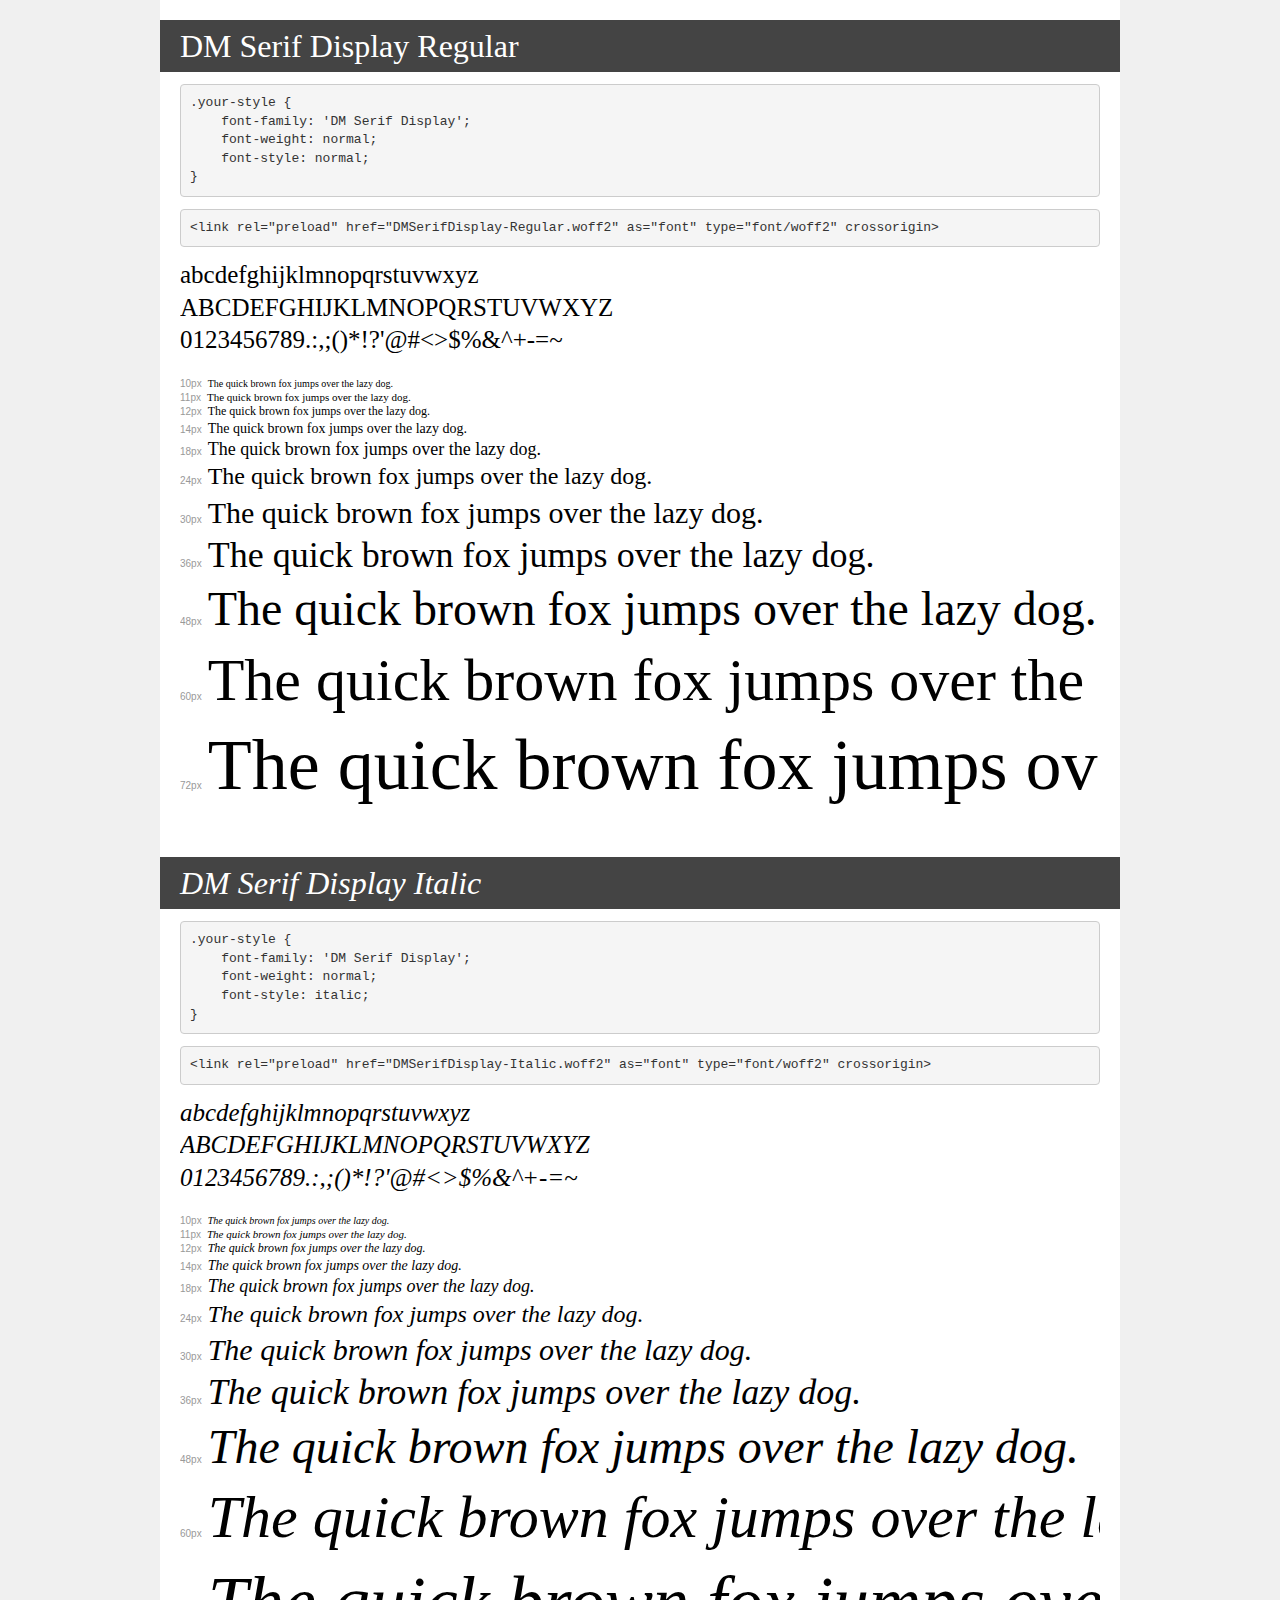
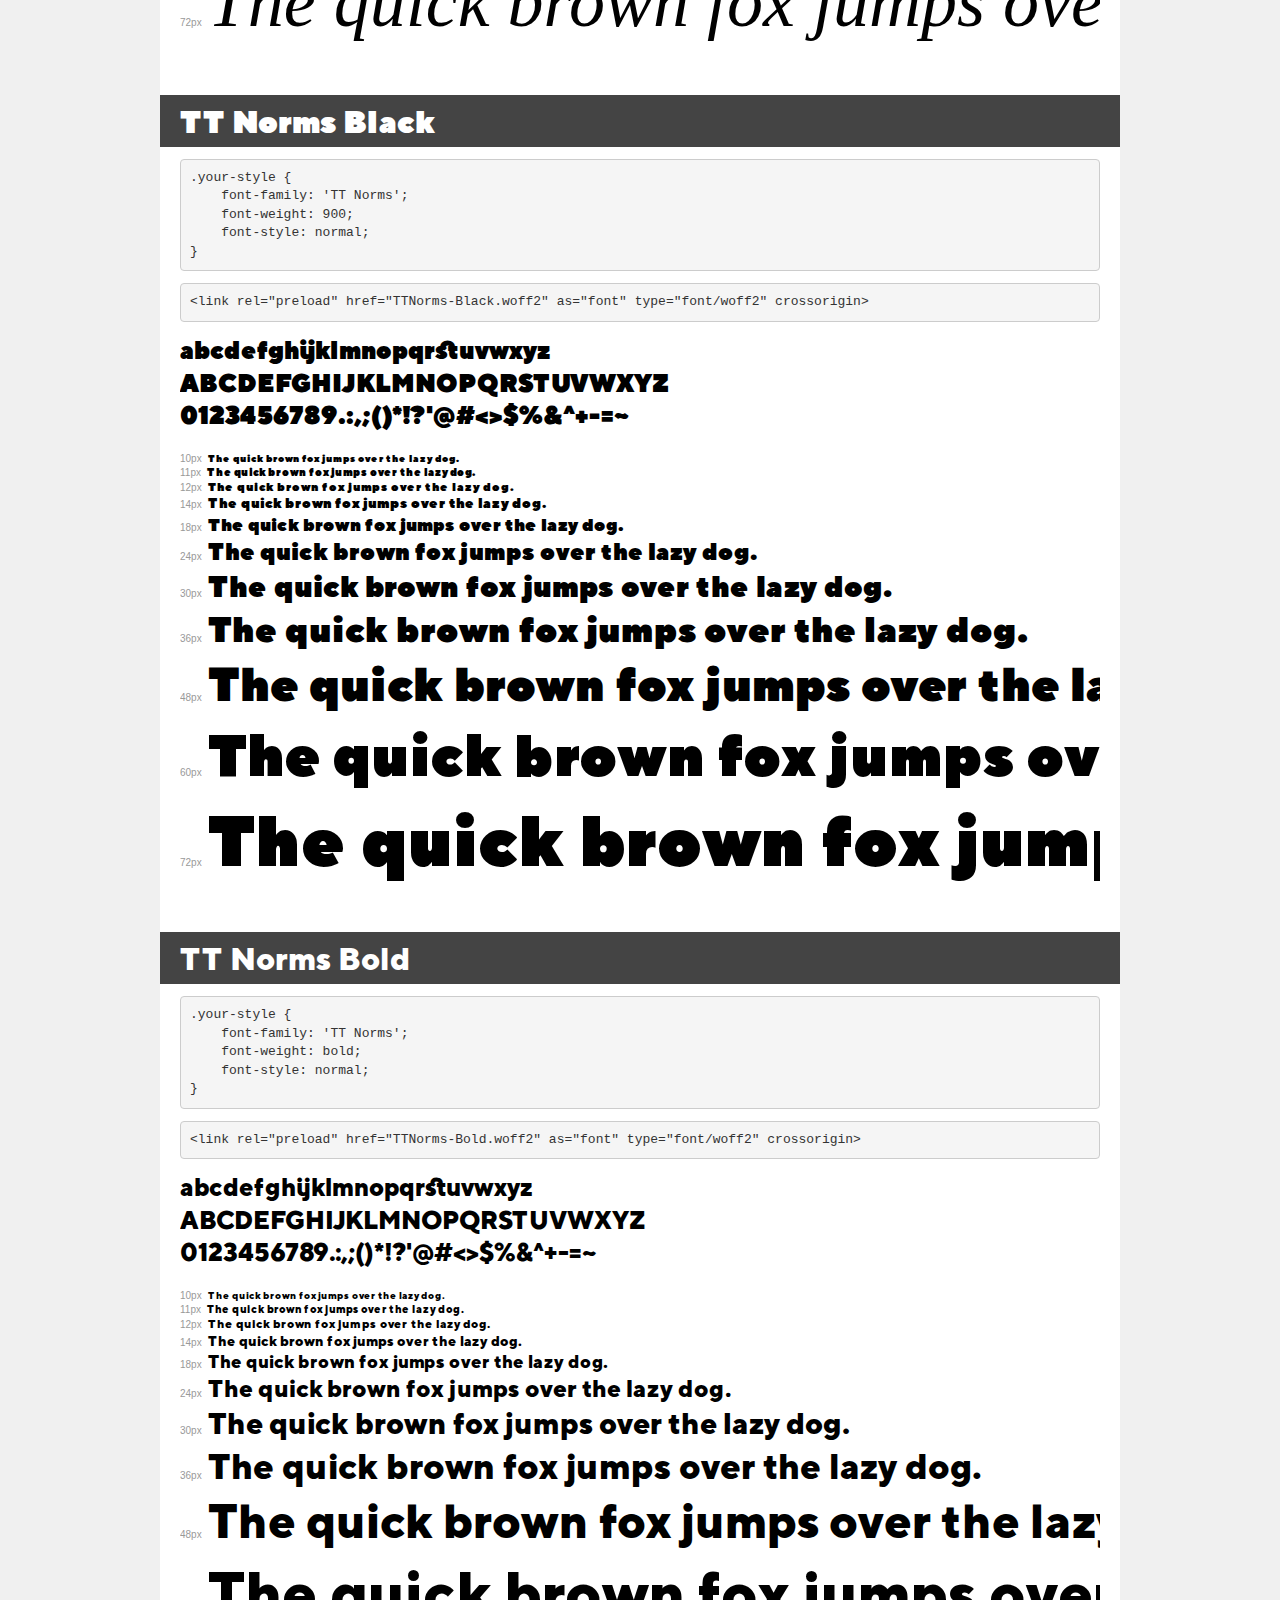
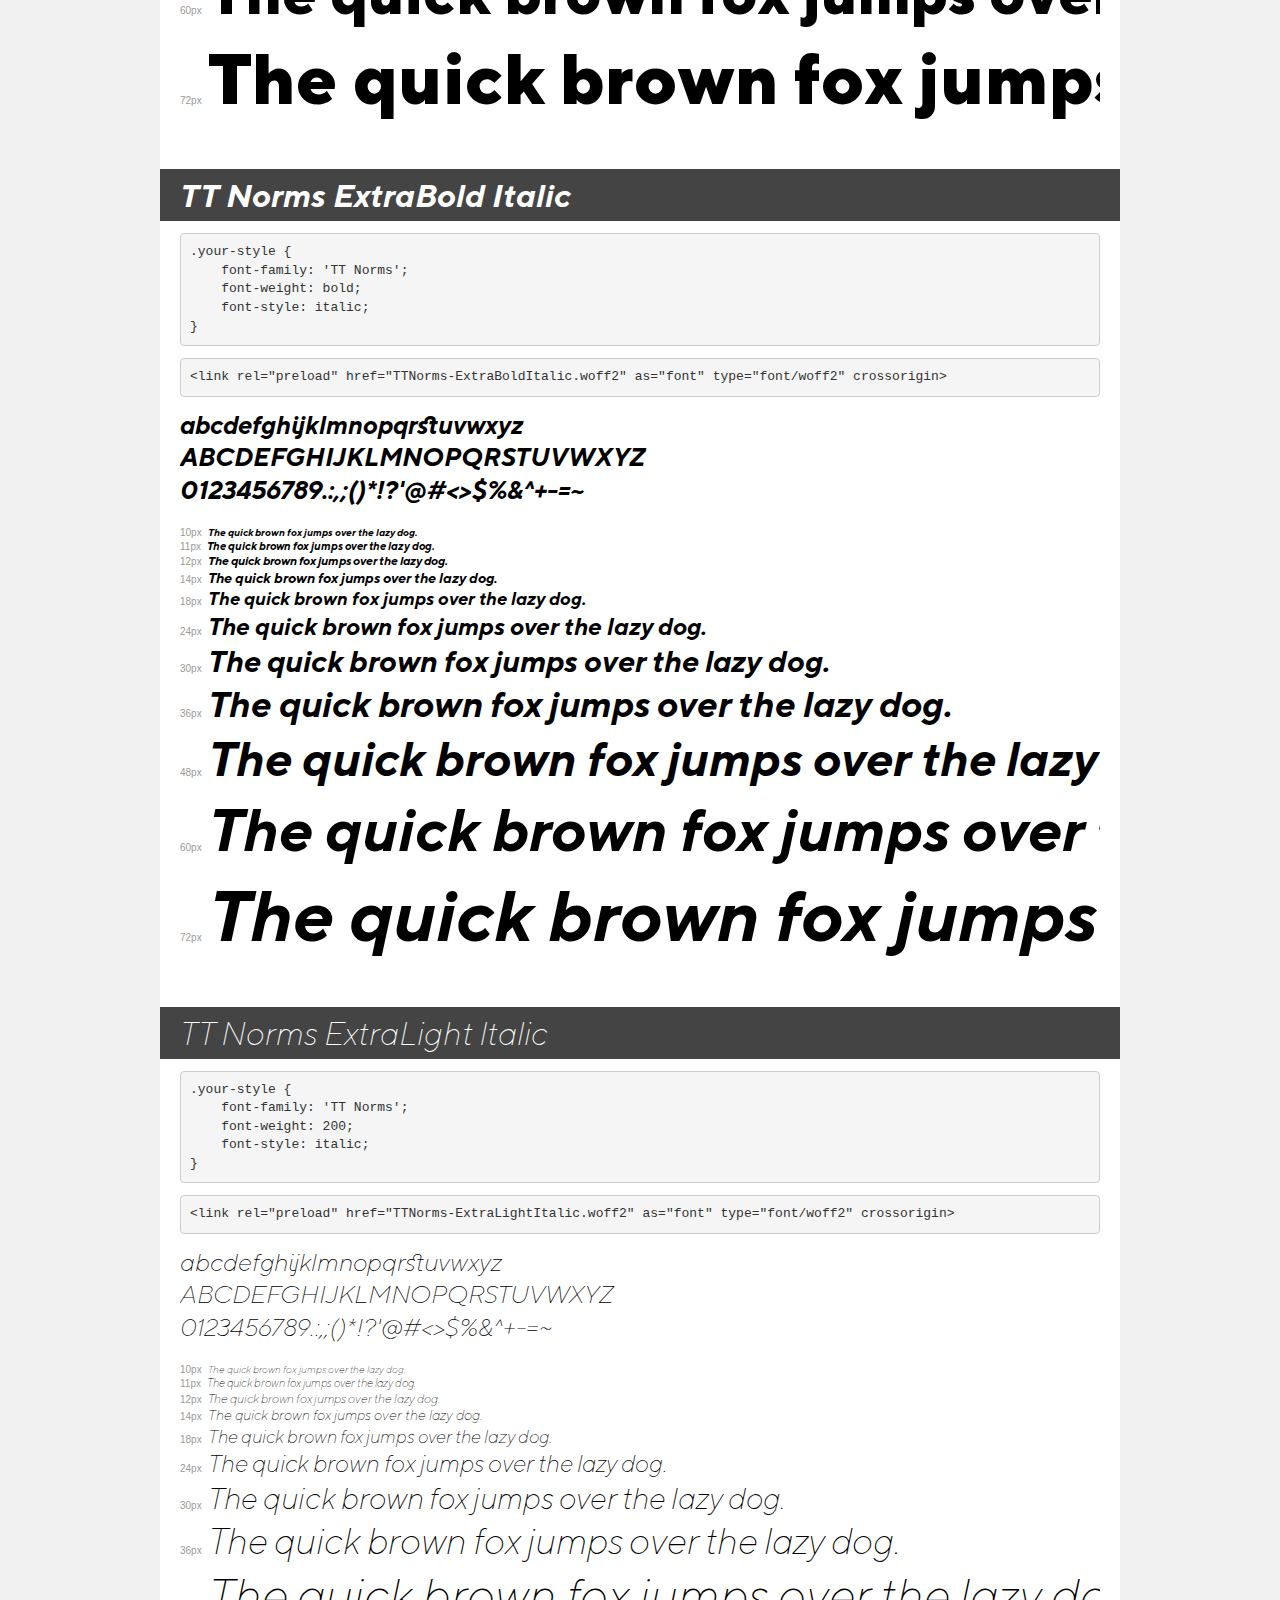
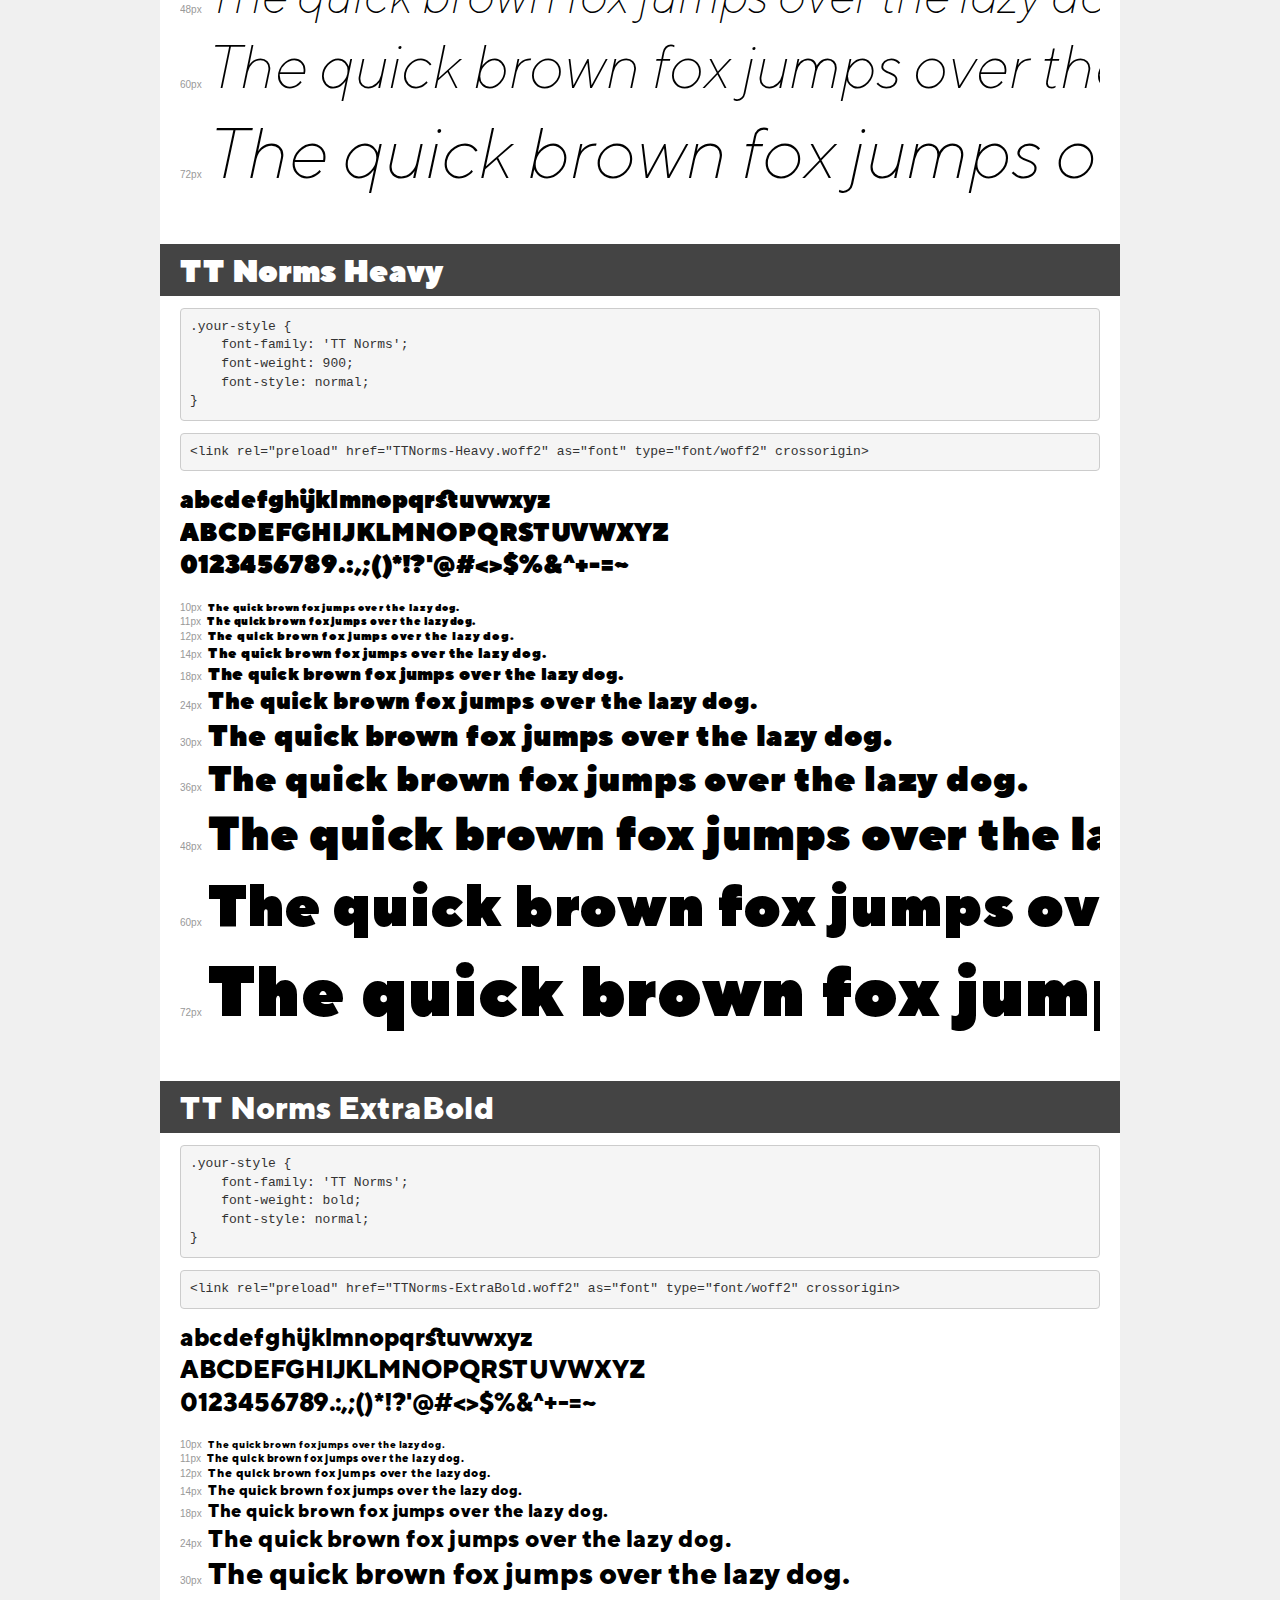
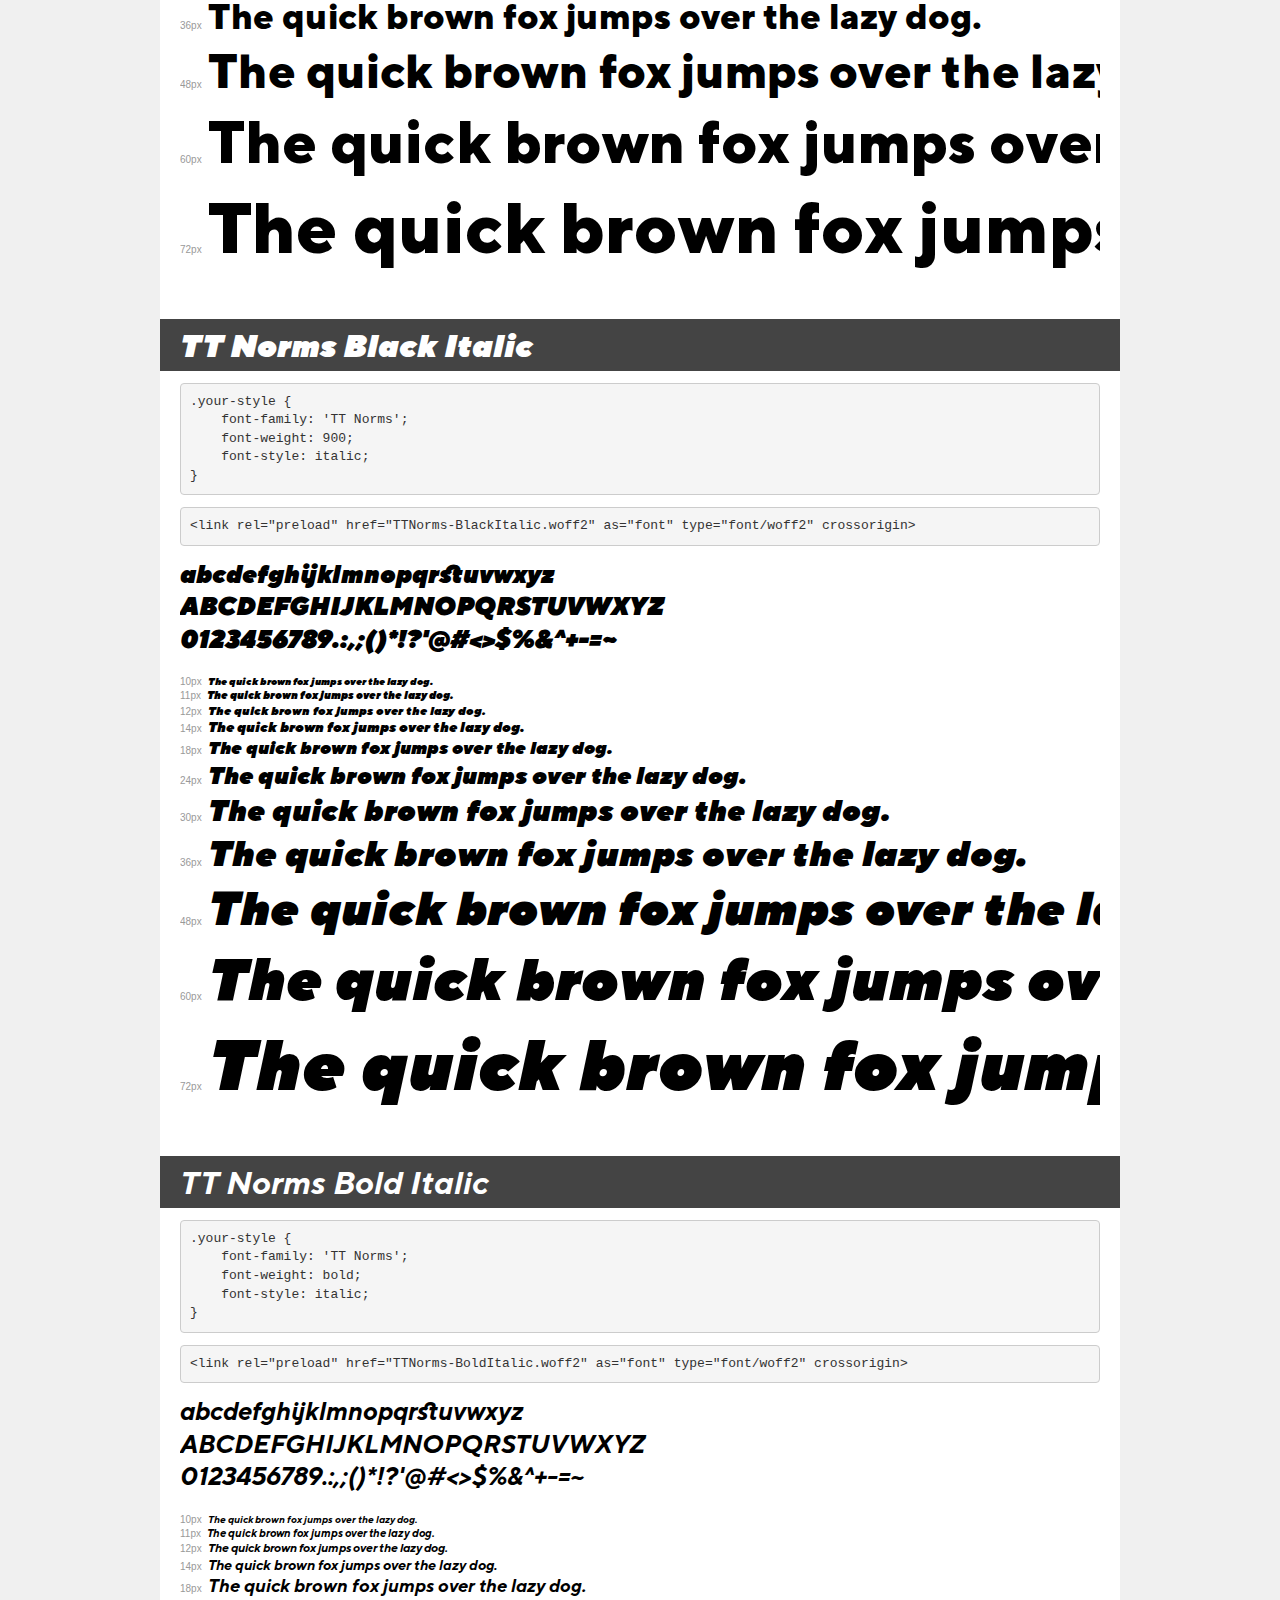
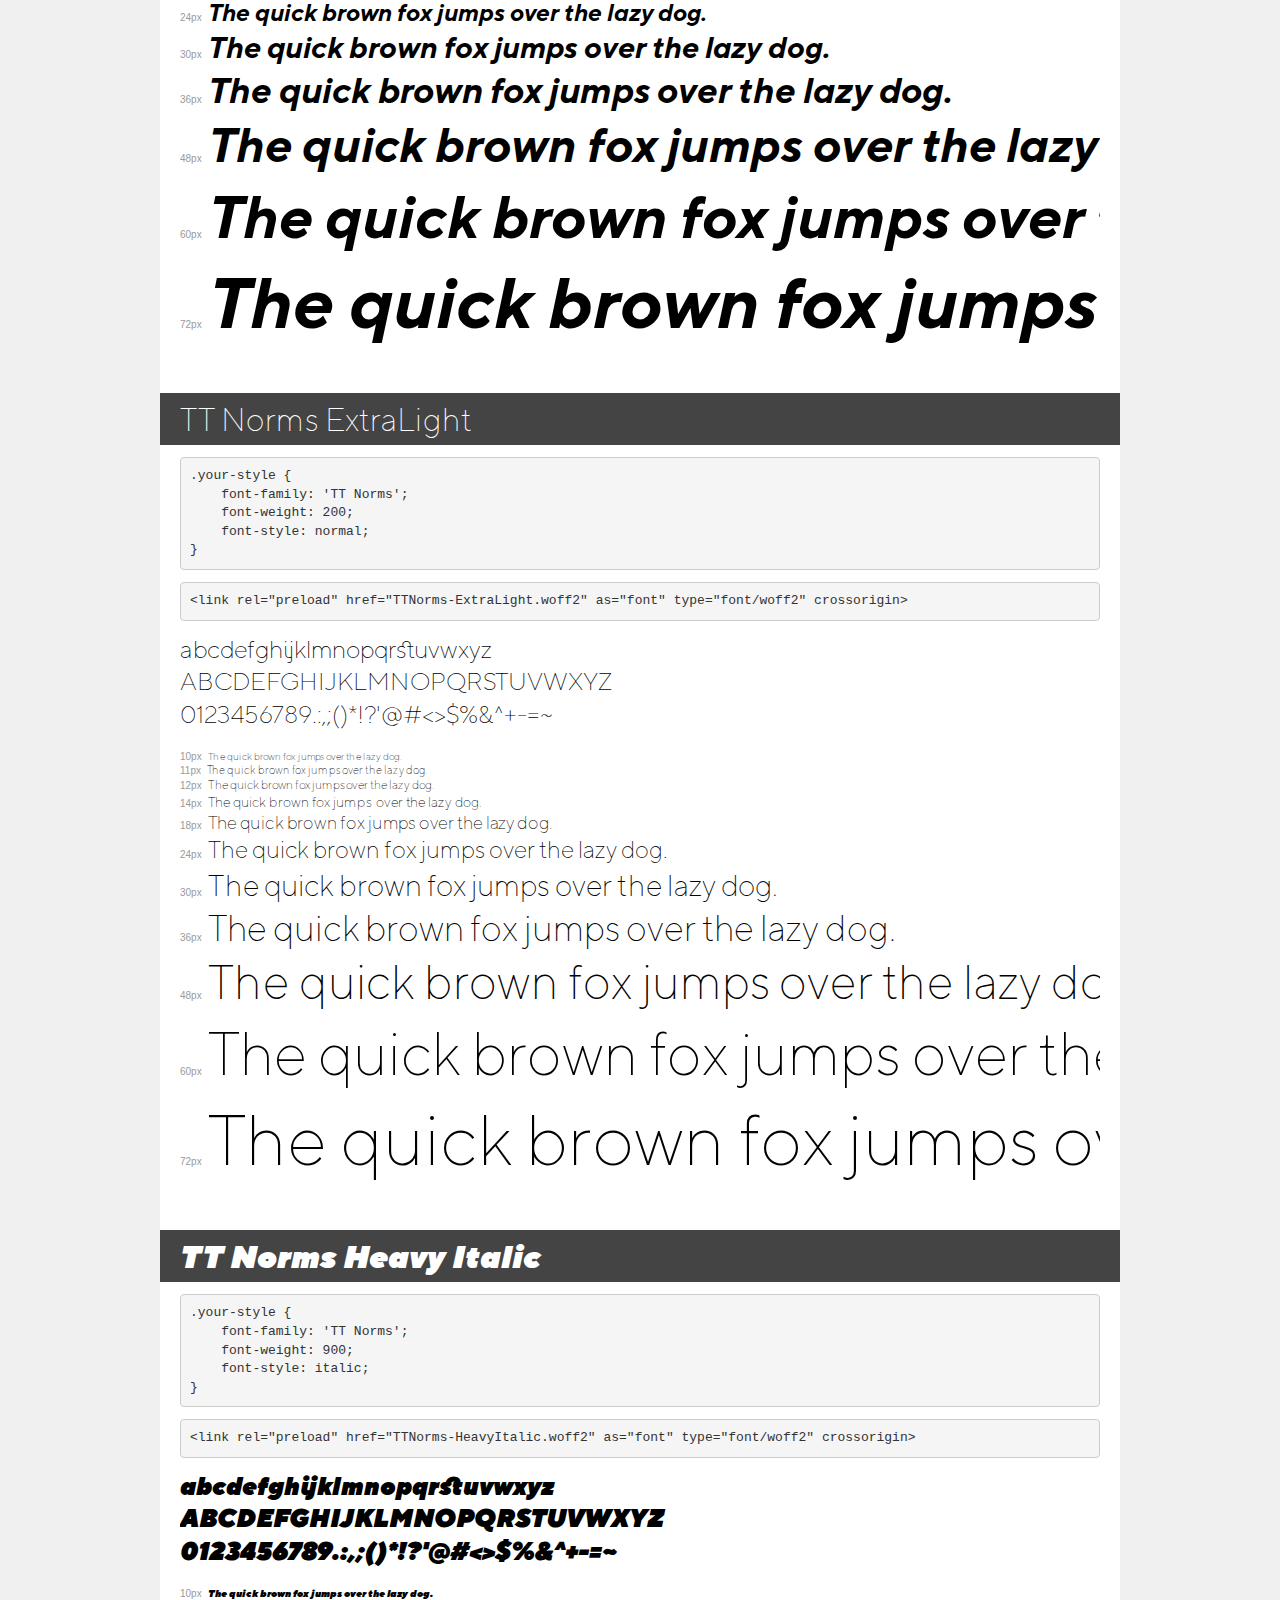
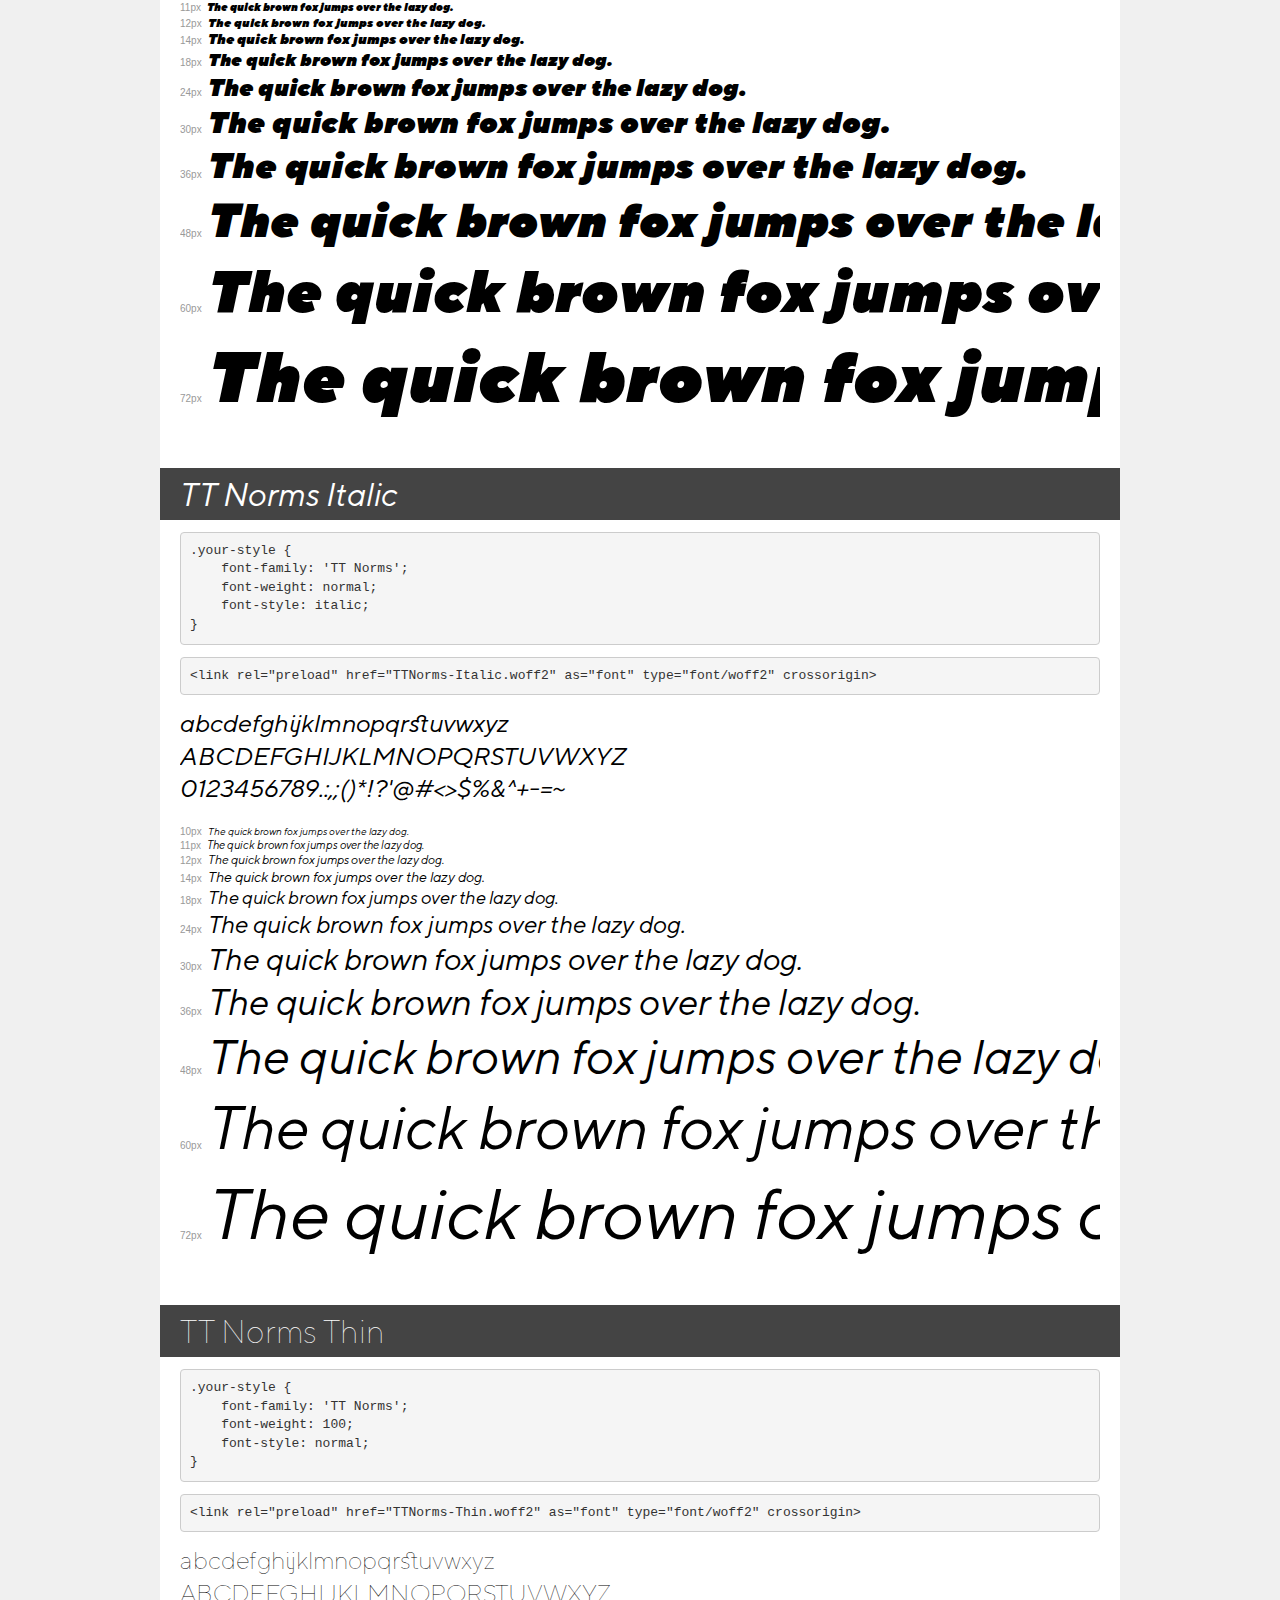
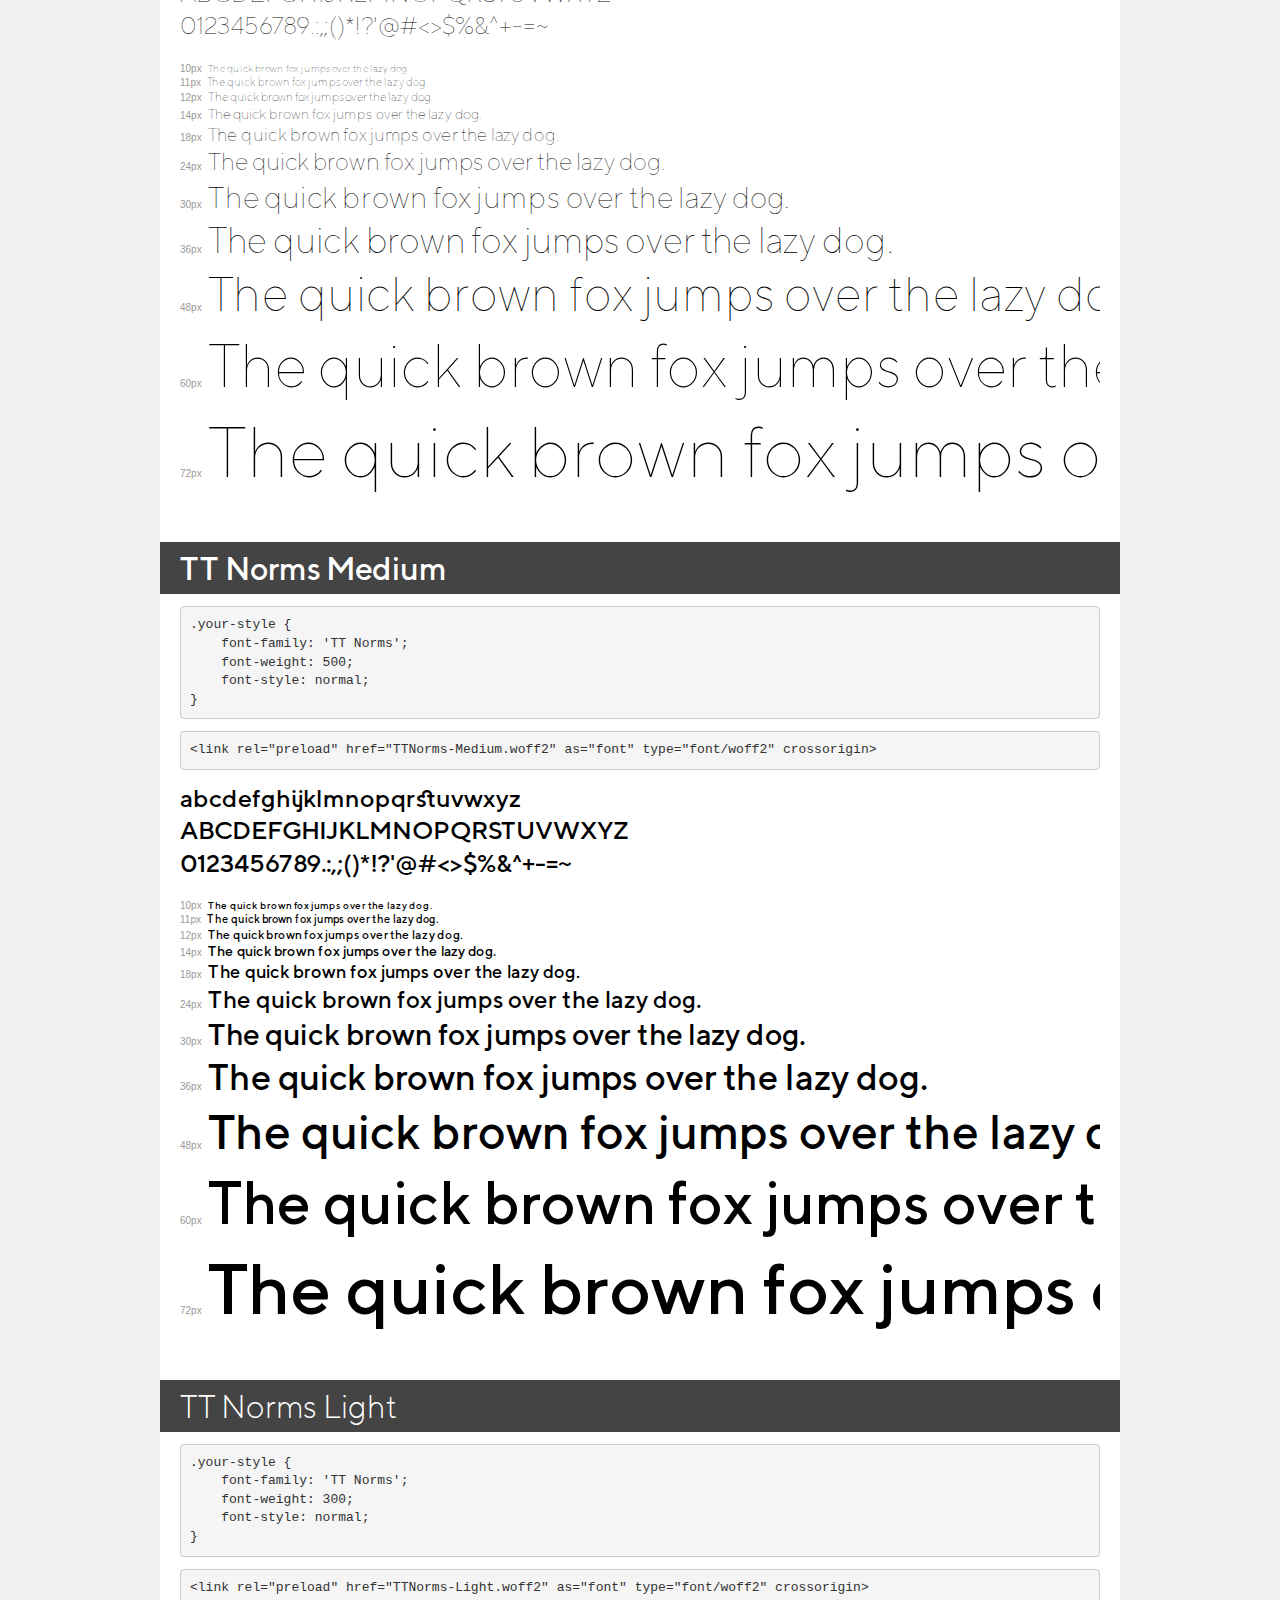
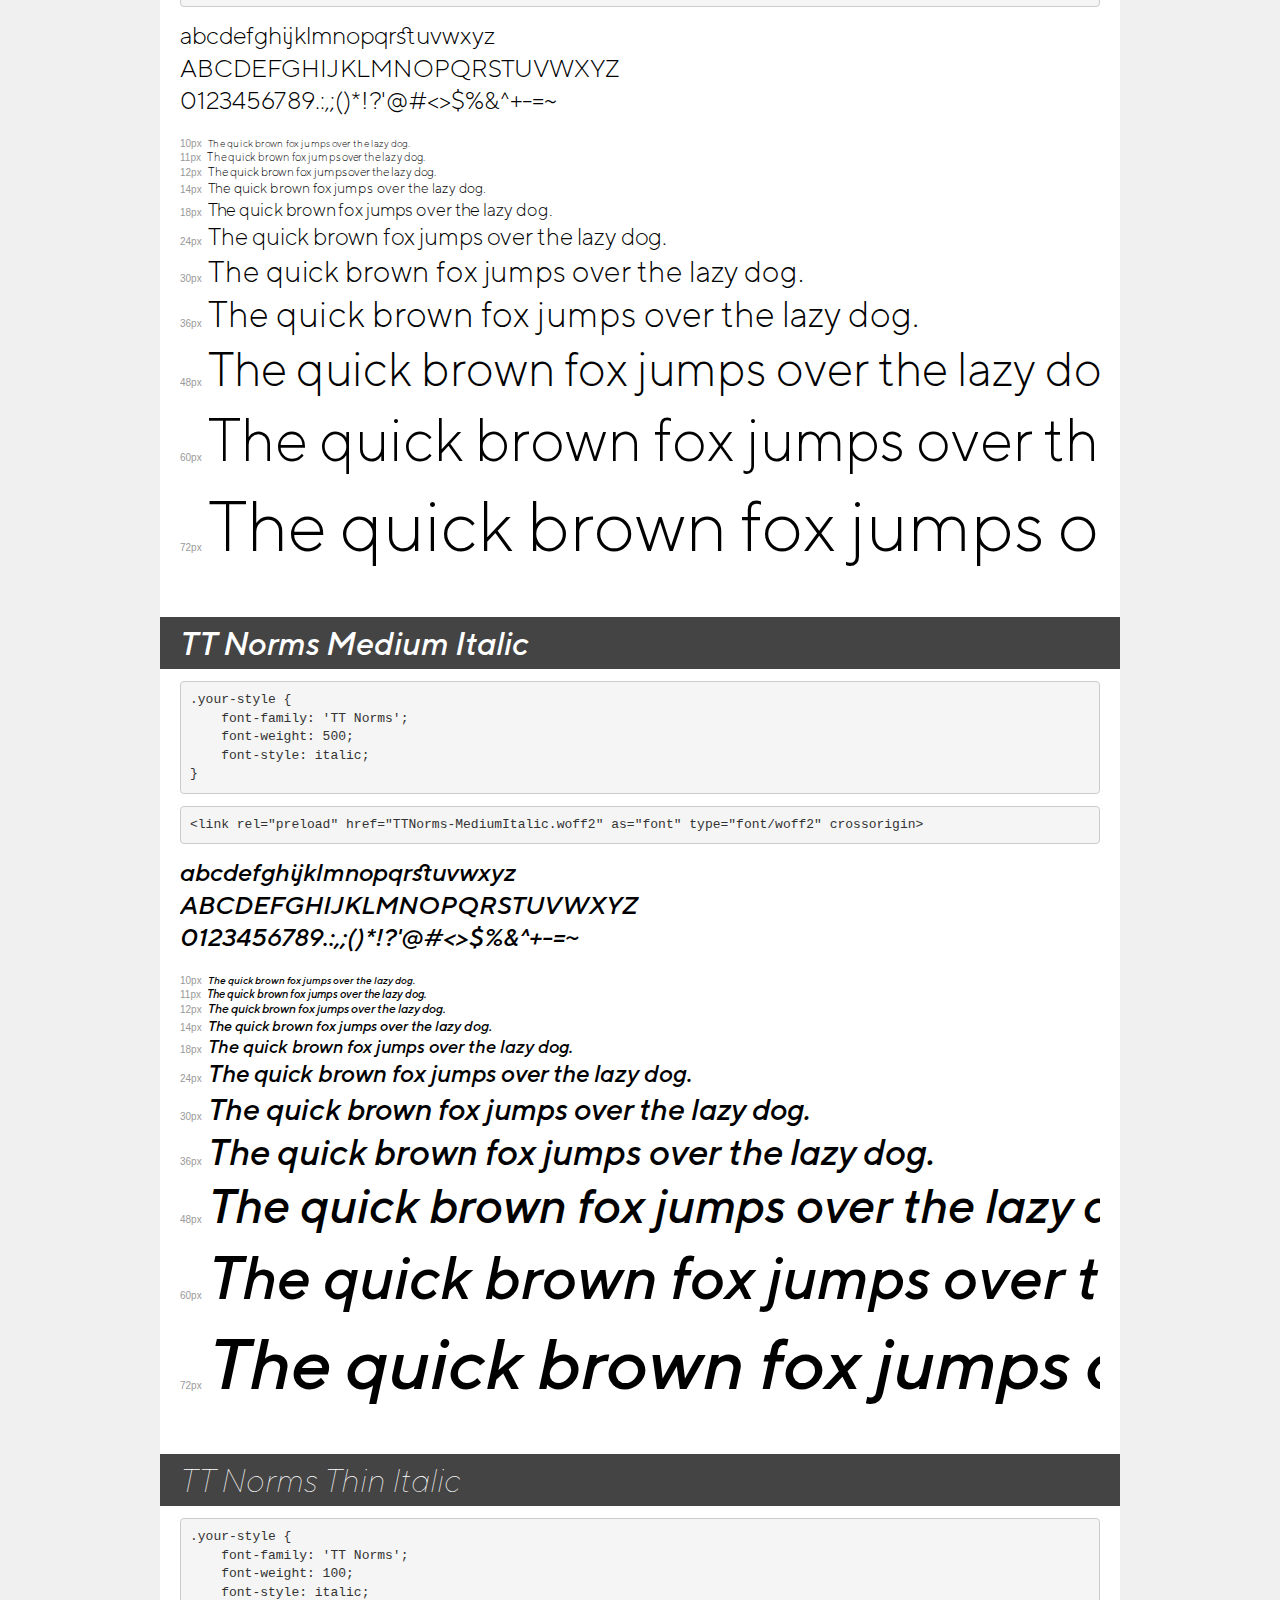
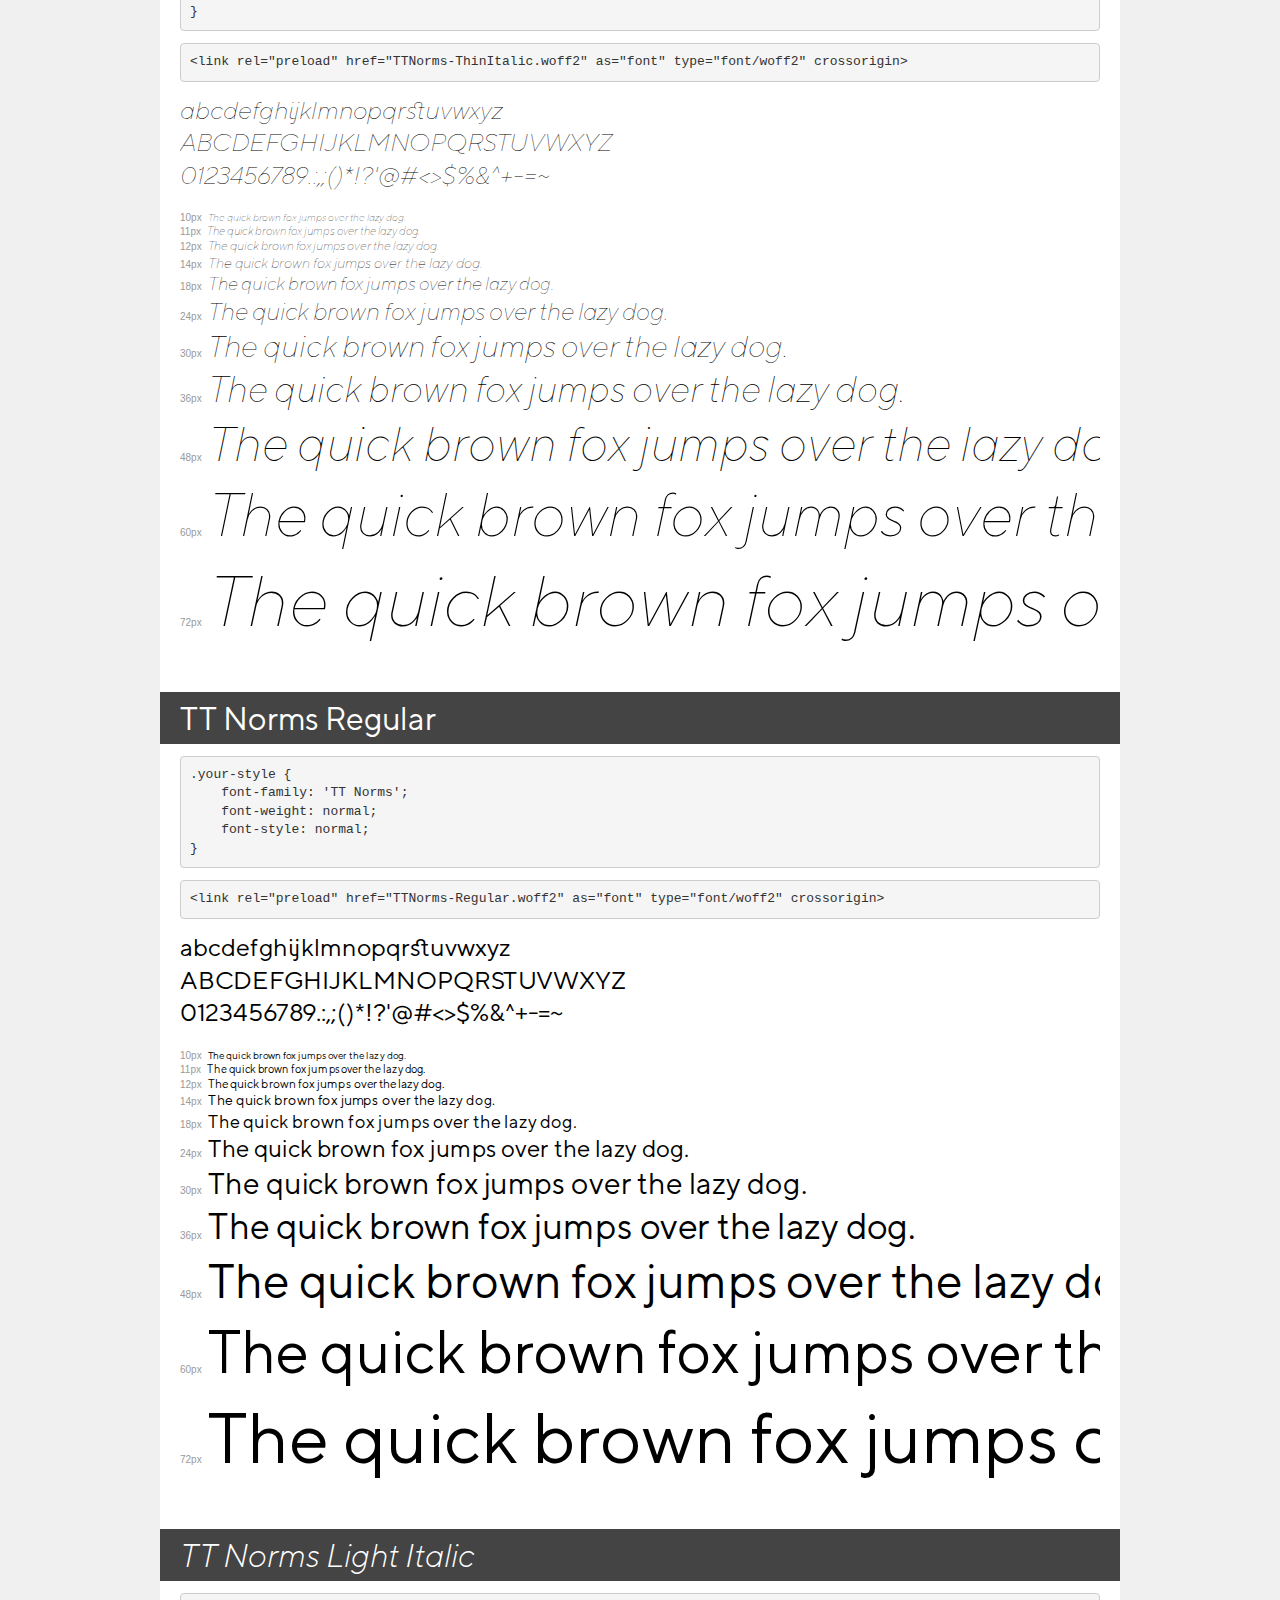
<file: assets/fonts/TT-Norms-Fonts/demo.html>
<!DOCTYPE html>
<html lang="en">
<head>
    <meta charset="utf-8">
    <meta http-equiv="X-UA-Compatible" content="IE=edge">
    <meta name="viewport" content="width=device-width, initial-scale=1">
    <meta name="robots" content="noindex, noarchive">
    <meta name="format-detection" content="telephone=no">
    <title>Transfonter demo</title>
    <link href="stylesheet.css" rel="stylesheet">
    <style>
        /*
        http://meyerweb.com/eric/tools/css/reset/
        v2.0 | 20110126
        License: none (public domain)
        */
        html, body, div, span, applet, object, iframe,
        h1, h2, h3, h4, h5, h6, p, blockquote, pre,
        a, abbr, acronym, address, big, cite, code,
        del, dfn, em, img, ins, kbd, q, s, samp,
        small, strike, strong, sub, sup, tt, var,
        b, u, i, center,
        dl, dt, dd, ol, ul, li,
        fieldset, form, label, legend,
        table, caption, tbody, tfoot, thead, tr, th, td,
        article, aside, canvas, details, embed,
        figure, figcaption, footer, header, hgroup,
        menu, nav, output, ruby, section, summary,
        time, mark, audio, video {
            margin: 0;
            padding: 0;
            border: 0;
            font-size: 100%;
            font: inherit;
            vertical-align: baseline;
        }
        /* HTML5 display-role reset for older browsers */
        article, aside, details, figcaption, figure,
        footer, header, hgroup, menu, nav, section {
            display: block;
        }
        body {
            line-height: 1;
        }
        ol, ul {
            list-style: none;
        }
        blockquote, q {
            quotes: none;
        }
        blockquote:before, blockquote:after,
        q:before, q:after {
            content: '';
            content: none;
        }
        table {
            border-collapse: collapse;
            border-spacing: 0;
        }
        /* demo styles */
        body {
            background: #f0f0f0;
            color: #000;
        }
        .page {
            background: #fff;
            width: 920px;
            margin: 0 auto;
            padding: 20px 20px 0 20px;
            overflow: hidden;
        }
        .font-container {
            overflow-x: auto;
            overflow-y: hidden;
            margin-bottom: 40px;
            line-height: 1.3;
            white-space: nowrap;
            padding-bottom: 5px;
        }
        h1 {
            position: relative;
            background: #444;
            font-size: 32px;
            color: #fff;
            padding: 10px 20px;
            margin: 0 -20px 12px -20px;
        }
        .letters {
            font-size: 25px;
            margin-bottom: 20px;
        }
        .s10:before {
            content: '10px';
        }
        .s11:before {
            content: '11px';
        }
        .s12:before {
            content: '12px';
        }
        .s14:before {
            content: '14px';
        }
        .s18:before {
            content: '18px';
        }
        .s24:before {
            content: '24px';
        }
        .s30:before {
            content: '30px';
        }
        .s36:before {
            content: '36px';
        }
        .s48:before {
            content: '48px';
        }
        .s60:before {
            content: '60px';
        }
        .s72:before {
            content: '72px';
        }
        .s10:before, .s11:before, .s12:before, .s14:before,
        .s18:before, .s24:before, .s30:before, .s36:before,
        .s48:before, .s60:before, .s72:before {
            font-family: Arial, sans-serif;
            font-size: 10px;
            font-weight: normal;
            font-style: normal;
            color: #999;
            padding-right: 6px;
        }
        pre {
            display: block;
            padding: 9px;
            margin: 0 0 12px;
            font-family: Monaco, Menlo, Consolas, "Courier New", monospace;
            font-size: 13px;
            line-height: 1.428571429;
            color: #333;
            font-weight: normal;
            font-style: normal;
            background-color: #f5f5f5;
            border: 1px solid #ccc;
            overflow-x: auto;
            border-radius: 4px;
        }
        /* responsive */
        @media (max-width: 959px) {
            .page {
                width: auto;
                margin: 0;
            }
        }
    </style>
</head>
<body>
<div class="page">
    <div class="demo">
        <h1 style="font-family: 'DM Serif Display'; font-weight: normal; font-style: normal;">DM Serif Display Regular</h1>
        <pre title="Usage">.your-style {
    font-family: 'DM Serif Display';
    font-weight: normal;
    font-style: normal;
}</pre>
        <pre title="Preload (optional)">
&lt;link rel=&quot;preload&quot; href=&quot;DMSerifDisplay-Regular.woff2&quot; as=&quot;font&quot; type=&quot;font/woff2&quot; crossorigin&gt;</pre>
        <div class="font-container" style="font-family: 'DM Serif Display'; font-weight: normal; font-style: normal;">
            <p class="letters">
                abcdefghijklmnopqrstuvwxyz<br>
ABCDEFGHIJKLMNOPQRSTUVWXYZ<br>
                0123456789.:,;()*!?'@#&lt;&gt;$%&^+-=~
            </p>
            <p class="s10" style="font-size: 10px;">The quick brown fox jumps over the lazy dog.</p>
            <p class="s11" style="font-size: 11px;">The quick brown fox jumps over the lazy dog.</p>
            <p class="s12" style="font-size: 12px;">The quick brown fox jumps over the lazy dog.</p>
            <p class="s14" style="font-size: 14px;">The quick brown fox jumps over the lazy dog.</p>
            <p class="s18" style="font-size: 18px;">The quick brown fox jumps over the lazy dog.</p>
            <p class="s24" style="font-size: 24px;">The quick brown fox jumps over the lazy dog.</p>
            <p class="s30" style="font-size: 30px;">The quick brown fox jumps over the lazy dog.</p>
            <p class="s36" style="font-size: 36px;">The quick brown fox jumps over the lazy dog.</p>
            <p class="s48" style="font-size: 48px;">The quick brown fox jumps over the lazy dog.</p>
            <p class="s60" style="font-size: 60px;">The quick brown fox jumps over the lazy dog.</p>
            <p class="s72" style="font-size: 72px;">The quick brown fox jumps over the lazy dog.</p>
        </div>
    </div>

    <div class="demo">
        <h1 style="font-family: 'DM Serif Display'; font-weight: normal; font-style: italic;">DM Serif Display Italic</h1>
        <pre title="Usage">.your-style {
    font-family: 'DM Serif Display';
    font-weight: normal;
    font-style: italic;
}</pre>
        <pre title="Preload (optional)">
&lt;link rel=&quot;preload&quot; href=&quot;DMSerifDisplay-Italic.woff2&quot; as=&quot;font&quot; type=&quot;font/woff2&quot; crossorigin&gt;</pre>
        <div class="font-container" style="font-family: 'DM Serif Display'; font-weight: normal; font-style: italic;">
            <p class="letters">
                abcdefghijklmnopqrstuvwxyz<br>
ABCDEFGHIJKLMNOPQRSTUVWXYZ<br>
                0123456789.:,;()*!?'@#&lt;&gt;$%&^+-=~
            </p>
            <p class="s10" style="font-size: 10px;">The quick brown fox jumps over the lazy dog.</p>
            <p class="s11" style="font-size: 11px;">The quick brown fox jumps over the lazy dog.</p>
            <p class="s12" style="font-size: 12px;">The quick brown fox jumps over the lazy dog.</p>
            <p class="s14" style="font-size: 14px;">The quick brown fox jumps over the lazy dog.</p>
            <p class="s18" style="font-size: 18px;">The quick brown fox jumps over the lazy dog.</p>
            <p class="s24" style="font-size: 24px;">The quick brown fox jumps over the lazy dog.</p>
            <p class="s30" style="font-size: 30px;">The quick brown fox jumps over the lazy dog.</p>
            <p class="s36" style="font-size: 36px;">The quick brown fox jumps over the lazy dog.</p>
            <p class="s48" style="font-size: 48px;">The quick brown fox jumps over the lazy dog.</p>
            <p class="s60" style="font-size: 60px;">The quick brown fox jumps over the lazy dog.</p>
            <p class="s72" style="font-size: 72px;">The quick brown fox jumps over the lazy dog.</p>
        </div>
    </div>

    <div class="demo">
        <h1 style="font-family: 'TT Norms'; font-weight: 900; font-style: normal;">TT Norms Black</h1>
        <pre title="Usage">.your-style {
    font-family: 'TT Norms';
    font-weight: 900;
    font-style: normal;
}</pre>
        <pre title="Preload (optional)">
&lt;link rel=&quot;preload&quot; href=&quot;TTNorms-Black.woff2&quot; as=&quot;font&quot; type=&quot;font/woff2&quot; crossorigin&gt;</pre>
        <div class="font-container" style="font-family: 'TT Norms'; font-weight: 900; font-style: normal;">
            <p class="letters">
                abcdefghijklmnopqrstuvwxyz<br>
ABCDEFGHIJKLMNOPQRSTUVWXYZ<br>
                0123456789.:,;()*!?'@#&lt;&gt;$%&^+-=~
            </p>
            <p class="s10" style="font-size: 10px;">The quick brown fox jumps over the lazy dog.</p>
            <p class="s11" style="font-size: 11px;">The quick brown fox jumps over the lazy dog.</p>
            <p class="s12" style="font-size: 12px;">The quick brown fox jumps over the lazy dog.</p>
            <p class="s14" style="font-size: 14px;">The quick brown fox jumps over the lazy dog.</p>
            <p class="s18" style="font-size: 18px;">The quick brown fox jumps over the lazy dog.</p>
            <p class="s24" style="font-size: 24px;">The quick brown fox jumps over the lazy dog.</p>
            <p class="s30" style="font-size: 30px;">The quick brown fox jumps over the lazy dog.</p>
            <p class="s36" style="font-size: 36px;">The quick brown fox jumps over the lazy dog.</p>
            <p class="s48" style="font-size: 48px;">The quick brown fox jumps over the lazy dog.</p>
            <p class="s60" style="font-size: 60px;">The quick brown fox jumps over the lazy dog.</p>
            <p class="s72" style="font-size: 72px;">The quick brown fox jumps over the lazy dog.</p>
        </div>
    </div>

    <div class="demo">
        <h1 style="font-family: 'TT Norms'; font-weight: bold; font-style: normal;">TT Norms Bold</h1>
        <pre title="Usage">.your-style {
    font-family: 'TT Norms';
    font-weight: bold;
    font-style: normal;
}</pre>
        <pre title="Preload (optional)">
&lt;link rel=&quot;preload&quot; href=&quot;TTNorms-Bold.woff2&quot; as=&quot;font&quot; type=&quot;font/woff2&quot; crossorigin&gt;</pre>
        <div class="font-container" style="font-family: 'TT Norms'; font-weight: bold; font-style: normal;">
            <p class="letters">
                abcdefghijklmnopqrstuvwxyz<br>
ABCDEFGHIJKLMNOPQRSTUVWXYZ<br>
                0123456789.:,;()*!?'@#&lt;&gt;$%&^+-=~
            </p>
            <p class="s10" style="font-size: 10px;">The quick brown fox jumps over the lazy dog.</p>
            <p class="s11" style="font-size: 11px;">The quick brown fox jumps over the lazy dog.</p>
            <p class="s12" style="font-size: 12px;">The quick brown fox jumps over the lazy dog.</p>
            <p class="s14" style="font-size: 14px;">The quick brown fox jumps over the lazy dog.</p>
            <p class="s18" style="font-size: 18px;">The quick brown fox jumps over the lazy dog.</p>
            <p class="s24" style="font-size: 24px;">The quick brown fox jumps over the lazy dog.</p>
            <p class="s30" style="font-size: 30px;">The quick brown fox jumps over the lazy dog.</p>
            <p class="s36" style="font-size: 36px;">The quick brown fox jumps over the lazy dog.</p>
            <p class="s48" style="font-size: 48px;">The quick brown fox jumps over the lazy dog.</p>
            <p class="s60" style="font-size: 60px;">The quick brown fox jumps over the lazy dog.</p>
            <p class="s72" style="font-size: 72px;">The quick brown fox jumps over the lazy dog.</p>
        </div>
    </div>

    <div class="demo">
        <h1 style="font-family: 'TT Norms'; font-weight: bold; font-style: italic;">TT Norms ExtraBold Italic</h1>
        <pre title="Usage">.your-style {
    font-family: 'TT Norms';
    font-weight: bold;
    font-style: italic;
}</pre>
        <pre title="Preload (optional)">
&lt;link rel=&quot;preload&quot; href=&quot;TTNorms-ExtraBoldItalic.woff2&quot; as=&quot;font&quot; type=&quot;font/woff2&quot; crossorigin&gt;</pre>
        <div class="font-container" style="font-family: 'TT Norms'; font-weight: bold; font-style: italic;">
            <p class="letters">
                abcdefghijklmnopqrstuvwxyz<br>
ABCDEFGHIJKLMNOPQRSTUVWXYZ<br>
                0123456789.:,;()*!?'@#&lt;&gt;$%&^+-=~
            </p>
            <p class="s10" style="font-size: 10px;">The quick brown fox jumps over the lazy dog.</p>
            <p class="s11" style="font-size: 11px;">The quick brown fox jumps over the lazy dog.</p>
            <p class="s12" style="font-size: 12px;">The quick brown fox jumps over the lazy dog.</p>
            <p class="s14" style="font-size: 14px;">The quick brown fox jumps over the lazy dog.</p>
            <p class="s18" style="font-size: 18px;">The quick brown fox jumps over the lazy dog.</p>
            <p class="s24" style="font-size: 24px;">The quick brown fox jumps over the lazy dog.</p>
            <p class="s30" style="font-size: 30px;">The quick brown fox jumps over the lazy dog.</p>
            <p class="s36" style="font-size: 36px;">The quick brown fox jumps over the lazy dog.</p>
            <p class="s48" style="font-size: 48px;">The quick brown fox jumps over the lazy dog.</p>
            <p class="s60" style="font-size: 60px;">The quick brown fox jumps over the lazy dog.</p>
            <p class="s72" style="font-size: 72px;">The quick brown fox jumps over the lazy dog.</p>
        </div>
    </div>

    <div class="demo">
        <h1 style="font-family: 'TT Norms'; font-weight: 200; font-style: italic;">TT Norms ExtraLight Italic</h1>
        <pre title="Usage">.your-style {
    font-family: 'TT Norms';
    font-weight: 200;
    font-style: italic;
}</pre>
        <pre title="Preload (optional)">
&lt;link rel=&quot;preload&quot; href=&quot;TTNorms-ExtraLightItalic.woff2&quot; as=&quot;font&quot; type=&quot;font/woff2&quot; crossorigin&gt;</pre>
        <div class="font-container" style="font-family: 'TT Norms'; font-weight: 200; font-style: italic;">
            <p class="letters">
                abcdefghijklmnopqrstuvwxyz<br>
ABCDEFGHIJKLMNOPQRSTUVWXYZ<br>
                0123456789.:,;()*!?'@#&lt;&gt;$%&^+-=~
            </p>
            <p class="s10" style="font-size: 10px;">The quick brown fox jumps over the lazy dog.</p>
            <p class="s11" style="font-size: 11px;">The quick brown fox jumps over the lazy dog.</p>
            <p class="s12" style="font-size: 12px;">The quick brown fox jumps over the lazy dog.</p>
            <p class="s14" style="font-size: 14px;">The quick brown fox jumps over the lazy dog.</p>
            <p class="s18" style="font-size: 18px;">The quick brown fox jumps over the lazy dog.</p>
            <p class="s24" style="font-size: 24px;">The quick brown fox jumps over the lazy dog.</p>
            <p class="s30" style="font-size: 30px;">The quick brown fox jumps over the lazy dog.</p>
            <p class="s36" style="font-size: 36px;">The quick brown fox jumps over the lazy dog.</p>
            <p class="s48" style="font-size: 48px;">The quick brown fox jumps over the lazy dog.</p>
            <p class="s60" style="font-size: 60px;">The quick brown fox jumps over the lazy dog.</p>
            <p class="s72" style="font-size: 72px;">The quick brown fox jumps over the lazy dog.</p>
        </div>
    </div>

    <div class="demo">
        <h1 style="font-family: 'TT Norms'; font-weight: 900; font-style: normal;">TT Norms Heavy</h1>
        <pre title="Usage">.your-style {
    font-family: 'TT Norms';
    font-weight: 900;
    font-style: normal;
}</pre>
        <pre title="Preload (optional)">
&lt;link rel=&quot;preload&quot; href=&quot;TTNorms-Heavy.woff2&quot; as=&quot;font&quot; type=&quot;font/woff2&quot; crossorigin&gt;</pre>
        <div class="font-container" style="font-family: 'TT Norms'; font-weight: 900; font-style: normal;">
            <p class="letters">
                abcdefghijklmnopqrstuvwxyz<br>
ABCDEFGHIJKLMNOPQRSTUVWXYZ<br>
                0123456789.:,;()*!?'@#&lt;&gt;$%&^+-=~
            </p>
            <p class="s10" style="font-size: 10px;">The quick brown fox jumps over the lazy dog.</p>
            <p class="s11" style="font-size: 11px;">The quick brown fox jumps over the lazy dog.</p>
            <p class="s12" style="font-size: 12px;">The quick brown fox jumps over the lazy dog.</p>
            <p class="s14" style="font-size: 14px;">The quick brown fox jumps over the lazy dog.</p>
            <p class="s18" style="font-size: 18px;">The quick brown fox jumps over the lazy dog.</p>
            <p class="s24" style="font-size: 24px;">The quick brown fox jumps over the lazy dog.</p>
            <p class="s30" style="font-size: 30px;">The quick brown fox jumps over the lazy dog.</p>
            <p class="s36" style="font-size: 36px;">The quick brown fox jumps over the lazy dog.</p>
            <p class="s48" style="font-size: 48px;">The quick brown fox jumps over the lazy dog.</p>
            <p class="s60" style="font-size: 60px;">The quick brown fox jumps over the lazy dog.</p>
            <p class="s72" style="font-size: 72px;">The quick brown fox jumps over the lazy dog.</p>
        </div>
    </div>

    <div class="demo">
        <h1 style="font-family: 'TT Norms'; font-weight: bold; font-style: normal;">TT Norms ExtraBold</h1>
        <pre title="Usage">.your-style {
    font-family: 'TT Norms';
    font-weight: bold;
    font-style: normal;
}</pre>
        <pre title="Preload (optional)">
&lt;link rel=&quot;preload&quot; href=&quot;TTNorms-ExtraBold.woff2&quot; as=&quot;font&quot; type=&quot;font/woff2&quot; crossorigin&gt;</pre>
        <div class="font-container" style="font-family: 'TT Norms'; font-weight: bold; font-style: normal;">
            <p class="letters">
                abcdefghijklmnopqrstuvwxyz<br>
ABCDEFGHIJKLMNOPQRSTUVWXYZ<br>
                0123456789.:,;()*!?'@#&lt;&gt;$%&^+-=~
            </p>
            <p class="s10" style="font-size: 10px;">The quick brown fox jumps over the lazy dog.</p>
            <p class="s11" style="font-size: 11px;">The quick brown fox jumps over the lazy dog.</p>
            <p class="s12" style="font-size: 12px;">The quick brown fox jumps over the lazy dog.</p>
            <p class="s14" style="font-size: 14px;">The quick brown fox jumps over the lazy dog.</p>
            <p class="s18" style="font-size: 18px;">The quick brown fox jumps over the lazy dog.</p>
            <p class="s24" style="font-size: 24px;">The quick brown fox jumps over the lazy dog.</p>
            <p class="s30" style="font-size: 30px;">The quick brown fox jumps over the lazy dog.</p>
            <p class="s36" style="font-size: 36px;">The quick brown fox jumps over the lazy dog.</p>
            <p class="s48" style="font-size: 48px;">The quick brown fox jumps over the lazy dog.</p>
            <p class="s60" style="font-size: 60px;">The quick brown fox jumps over the lazy dog.</p>
            <p class="s72" style="font-size: 72px;">The quick brown fox jumps over the lazy dog.</p>
        </div>
    </div>

    <div class="demo">
        <h1 style="font-family: 'TT Norms'; font-weight: 900; font-style: italic;">TT Norms Black Italic</h1>
        <pre title="Usage">.your-style {
    font-family: 'TT Norms';
    font-weight: 900;
    font-style: italic;
}</pre>
        <pre title="Preload (optional)">
&lt;link rel=&quot;preload&quot; href=&quot;TTNorms-BlackItalic.woff2&quot; as=&quot;font&quot; type=&quot;font/woff2&quot; crossorigin&gt;</pre>
        <div class="font-container" style="font-family: 'TT Norms'; font-weight: 900; font-style: italic;">
            <p class="letters">
                abcdefghijklmnopqrstuvwxyz<br>
ABCDEFGHIJKLMNOPQRSTUVWXYZ<br>
                0123456789.:,;()*!?'@#&lt;&gt;$%&^+-=~
            </p>
            <p class="s10" style="font-size: 10px;">The quick brown fox jumps over the lazy dog.</p>
            <p class="s11" style="font-size: 11px;">The quick brown fox jumps over the lazy dog.</p>
            <p class="s12" style="font-size: 12px;">The quick brown fox jumps over the lazy dog.</p>
            <p class="s14" style="font-size: 14px;">The quick brown fox jumps over the lazy dog.</p>
            <p class="s18" style="font-size: 18px;">The quick brown fox jumps over the lazy dog.</p>
            <p class="s24" style="font-size: 24px;">The quick brown fox jumps over the lazy dog.</p>
            <p class="s30" style="font-size: 30px;">The quick brown fox jumps over the lazy dog.</p>
            <p class="s36" style="font-size: 36px;">The quick brown fox jumps over the lazy dog.</p>
            <p class="s48" style="font-size: 48px;">The quick brown fox jumps over the lazy dog.</p>
            <p class="s60" style="font-size: 60px;">The quick brown fox jumps over the lazy dog.</p>
            <p class="s72" style="font-size: 72px;">The quick brown fox jumps over the lazy dog.</p>
        </div>
    </div>

    <div class="demo">
        <h1 style="font-family: 'TT Norms'; font-weight: bold; font-style: italic;">TT Norms Bold Italic</h1>
        <pre title="Usage">.your-style {
    font-family: 'TT Norms';
    font-weight: bold;
    font-style: italic;
}</pre>
        <pre title="Preload (optional)">
&lt;link rel=&quot;preload&quot; href=&quot;TTNorms-BoldItalic.woff2&quot; as=&quot;font&quot; type=&quot;font/woff2&quot; crossorigin&gt;</pre>
        <div class="font-container" style="font-family: 'TT Norms'; font-weight: bold; font-style: italic;">
            <p class="letters">
                abcdefghijklmnopqrstuvwxyz<br>
ABCDEFGHIJKLMNOPQRSTUVWXYZ<br>
                0123456789.:,;()*!?'@#&lt;&gt;$%&^+-=~
            </p>
            <p class="s10" style="font-size: 10px;">The quick brown fox jumps over the lazy dog.</p>
            <p class="s11" style="font-size: 11px;">The quick brown fox jumps over the lazy dog.</p>
            <p class="s12" style="font-size: 12px;">The quick brown fox jumps over the lazy dog.</p>
            <p class="s14" style="font-size: 14px;">The quick brown fox jumps over the lazy dog.</p>
            <p class="s18" style="font-size: 18px;">The quick brown fox jumps over the lazy dog.</p>
            <p class="s24" style="font-size: 24px;">The quick brown fox jumps over the lazy dog.</p>
            <p class="s30" style="font-size: 30px;">The quick brown fox jumps over the lazy dog.</p>
            <p class="s36" style="font-size: 36px;">The quick brown fox jumps over the lazy dog.</p>
            <p class="s48" style="font-size: 48px;">The quick brown fox jumps over the lazy dog.</p>
            <p class="s60" style="font-size: 60px;">The quick brown fox jumps over the lazy dog.</p>
            <p class="s72" style="font-size: 72px;">The quick brown fox jumps over the lazy dog.</p>
        </div>
    </div>

    <div class="demo">
        <h1 style="font-family: 'TT Norms'; font-weight: 200; font-style: normal;">TT Norms ExtraLight</h1>
        <pre title="Usage">.your-style {
    font-family: 'TT Norms';
    font-weight: 200;
    font-style: normal;
}</pre>
        <pre title="Preload (optional)">
&lt;link rel=&quot;preload&quot; href=&quot;TTNorms-ExtraLight.woff2&quot; as=&quot;font&quot; type=&quot;font/woff2&quot; crossorigin&gt;</pre>
        <div class="font-container" style="font-family: 'TT Norms'; font-weight: 200; font-style: normal;">
            <p class="letters">
                abcdefghijklmnopqrstuvwxyz<br>
ABCDEFGHIJKLMNOPQRSTUVWXYZ<br>
                0123456789.:,;()*!?'@#&lt;&gt;$%&^+-=~
            </p>
            <p class="s10" style="font-size: 10px;">The quick brown fox jumps over the lazy dog.</p>
            <p class="s11" style="font-size: 11px;">The quick brown fox jumps over the lazy dog.</p>
            <p class="s12" style="font-size: 12px;">The quick brown fox jumps over the lazy dog.</p>
            <p class="s14" style="font-size: 14px;">The quick brown fox jumps over the lazy dog.</p>
            <p class="s18" style="font-size: 18px;">The quick brown fox jumps over the lazy dog.</p>
            <p class="s24" style="font-size: 24px;">The quick brown fox jumps over the lazy dog.</p>
            <p class="s30" style="font-size: 30px;">The quick brown fox jumps over the lazy dog.</p>
            <p class="s36" style="font-size: 36px;">The quick brown fox jumps over the lazy dog.</p>
            <p class="s48" style="font-size: 48px;">The quick brown fox jumps over the lazy dog.</p>
            <p class="s60" style="font-size: 60px;">The quick brown fox jumps over the lazy dog.</p>
            <p class="s72" style="font-size: 72px;">The quick brown fox jumps over the lazy dog.</p>
        </div>
    </div>

    <div class="demo">
        <h1 style="font-family: 'TT Norms'; font-weight: 900; font-style: italic;">TT Norms Heavy Italic</h1>
        <pre title="Usage">.your-style {
    font-family: 'TT Norms';
    font-weight: 900;
    font-style: italic;
}</pre>
        <pre title="Preload (optional)">
&lt;link rel=&quot;preload&quot; href=&quot;TTNorms-HeavyItalic.woff2&quot; as=&quot;font&quot; type=&quot;font/woff2&quot; crossorigin&gt;</pre>
        <div class="font-container" style="font-family: 'TT Norms'; font-weight: 900; font-style: italic;">
            <p class="letters">
                abcdefghijklmnopqrstuvwxyz<br>
ABCDEFGHIJKLMNOPQRSTUVWXYZ<br>
                0123456789.:,;()*!?'@#&lt;&gt;$%&^+-=~
            </p>
            <p class="s10" style="font-size: 10px;">The quick brown fox jumps over the lazy dog.</p>
            <p class="s11" style="font-size: 11px;">The quick brown fox jumps over the lazy dog.</p>
            <p class="s12" style="font-size: 12px;">The quick brown fox jumps over the lazy dog.</p>
            <p class="s14" style="font-size: 14px;">The quick brown fox jumps over the lazy dog.</p>
            <p class="s18" style="font-size: 18px;">The quick brown fox jumps over the lazy dog.</p>
            <p class="s24" style="font-size: 24px;">The quick brown fox jumps over the lazy dog.</p>
            <p class="s30" style="font-size: 30px;">The quick brown fox jumps over the lazy dog.</p>
            <p class="s36" style="font-size: 36px;">The quick brown fox jumps over the lazy dog.</p>
            <p class="s48" style="font-size: 48px;">The quick brown fox jumps over the lazy dog.</p>
            <p class="s60" style="font-size: 60px;">The quick brown fox jumps over the lazy dog.</p>
            <p class="s72" style="font-size: 72px;">The quick brown fox jumps over the lazy dog.</p>
        </div>
    </div>

    <div class="demo">
        <h1 style="font-family: 'TT Norms'; font-weight: normal; font-style: italic;">TT Norms Italic</h1>
        <pre title="Usage">.your-style {
    font-family: 'TT Norms';
    font-weight: normal;
    font-style: italic;
}</pre>
        <pre title="Preload (optional)">
&lt;link rel=&quot;preload&quot; href=&quot;TTNorms-Italic.woff2&quot; as=&quot;font&quot; type=&quot;font/woff2&quot; crossorigin&gt;</pre>
        <div class="font-container" style="font-family: 'TT Norms'; font-weight: normal; font-style: italic;">
            <p class="letters">
                abcdefghijklmnopqrstuvwxyz<br>
ABCDEFGHIJKLMNOPQRSTUVWXYZ<br>
                0123456789.:,;()*!?'@#&lt;&gt;$%&^+-=~
            </p>
            <p class="s10" style="font-size: 10px;">The quick brown fox jumps over the lazy dog.</p>
            <p class="s11" style="font-size: 11px;">The quick brown fox jumps over the lazy dog.</p>
            <p class="s12" style="font-size: 12px;">The quick brown fox jumps over the lazy dog.</p>
            <p class="s14" style="font-size: 14px;">The quick brown fox jumps over the lazy dog.</p>
            <p class="s18" style="font-size: 18px;">The quick brown fox jumps over the lazy dog.</p>
            <p class="s24" style="font-size: 24px;">The quick brown fox jumps over the lazy dog.</p>
            <p class="s30" style="font-size: 30px;">The quick brown fox jumps over the lazy dog.</p>
            <p class="s36" style="font-size: 36px;">The quick brown fox jumps over the lazy dog.</p>
            <p class="s48" style="font-size: 48px;">The quick brown fox jumps over the lazy dog.</p>
            <p class="s60" style="font-size: 60px;">The quick brown fox jumps over the lazy dog.</p>
            <p class="s72" style="font-size: 72px;">The quick brown fox jumps over the lazy dog.</p>
        </div>
    </div>

    <div class="demo">
        <h1 style="font-family: 'TT Norms'; font-weight: 100; font-style: normal;">TT Norms Thin</h1>
        <pre title="Usage">.your-style {
    font-family: 'TT Norms';
    font-weight: 100;
    font-style: normal;
}</pre>
        <pre title="Preload (optional)">
&lt;link rel=&quot;preload&quot; href=&quot;TTNorms-Thin.woff2&quot; as=&quot;font&quot; type=&quot;font/woff2&quot; crossorigin&gt;</pre>
        <div class="font-container" style="font-family: 'TT Norms'; font-weight: 100; font-style: normal;">
            <p class="letters">
                abcdefghijklmnopqrstuvwxyz<br>
ABCDEFGHIJKLMNOPQRSTUVWXYZ<br>
                0123456789.:,;()*!?'@#&lt;&gt;$%&^+-=~
            </p>
            <p class="s10" style="font-size: 10px;">The quick brown fox jumps over the lazy dog.</p>
            <p class="s11" style="font-size: 11px;">The quick brown fox jumps over the lazy dog.</p>
            <p class="s12" style="font-size: 12px;">The quick brown fox jumps over the lazy dog.</p>
            <p class="s14" style="font-size: 14px;">The quick brown fox jumps over the lazy dog.</p>
            <p class="s18" style="font-size: 18px;">The quick brown fox jumps over the lazy dog.</p>
            <p class="s24" style="font-size: 24px;">The quick brown fox jumps over the lazy dog.</p>
            <p class="s30" style="font-size: 30px;">The quick brown fox jumps over the lazy dog.</p>
            <p class="s36" style="font-size: 36px;">The quick brown fox jumps over the lazy dog.</p>
            <p class="s48" style="font-size: 48px;">The quick brown fox jumps over the lazy dog.</p>
            <p class="s60" style="font-size: 60px;">The quick brown fox jumps over the lazy dog.</p>
            <p class="s72" style="font-size: 72px;">The quick brown fox jumps over the lazy dog.</p>
        </div>
    </div>

    <div class="demo">
        <h1 style="font-family: 'TT Norms'; font-weight: 500; font-style: normal;">TT Norms Medium</h1>
        <pre title="Usage">.your-style {
    font-family: 'TT Norms';
    font-weight: 500;
    font-style: normal;
}</pre>
        <pre title="Preload (optional)">
&lt;link rel=&quot;preload&quot; href=&quot;TTNorms-Medium.woff2&quot; as=&quot;font&quot; type=&quot;font/woff2&quot; crossorigin&gt;</pre>
        <div class="font-container" style="font-family: 'TT Norms'; font-weight: 500; font-style: normal;">
            <p class="letters">
                abcdefghijklmnopqrstuvwxyz<br>
ABCDEFGHIJKLMNOPQRSTUVWXYZ<br>
                0123456789.:,;()*!?'@#&lt;&gt;$%&^+-=~
            </p>
            <p class="s10" style="font-size: 10px;">The quick brown fox jumps over the lazy dog.</p>
            <p class="s11" style="font-size: 11px;">The quick brown fox jumps over the lazy dog.</p>
            <p class="s12" style="font-size: 12px;">The quick brown fox jumps over the lazy dog.</p>
            <p class="s14" style="font-size: 14px;">The quick brown fox jumps over the lazy dog.</p>
            <p class="s18" style="font-size: 18px;">The quick brown fox jumps over the lazy dog.</p>
            <p class="s24" style="font-size: 24px;">The quick brown fox jumps over the lazy dog.</p>
            <p class="s30" style="font-size: 30px;">The quick brown fox jumps over the lazy dog.</p>
            <p class="s36" style="font-size: 36px;">The quick brown fox jumps over the lazy dog.</p>
            <p class="s48" style="font-size: 48px;">The quick brown fox jumps over the lazy dog.</p>
            <p class="s60" style="font-size: 60px;">The quick brown fox jumps over the lazy dog.</p>
            <p class="s72" style="font-size: 72px;">The quick brown fox jumps over the lazy dog.</p>
        </div>
    </div>

    <div class="demo">
        <h1 style="font-family: 'TT Norms'; font-weight: 300; font-style: normal;">TT Norms Light</h1>
        <pre title="Usage">.your-style {
    font-family: 'TT Norms';
    font-weight: 300;
    font-style: normal;
}</pre>
        <pre title="Preload (optional)">
&lt;link rel=&quot;preload&quot; href=&quot;TTNorms-Light.woff2&quot; as=&quot;font&quot; type=&quot;font/woff2&quot; crossorigin&gt;</pre>
        <div class="font-container" style="font-family: 'TT Norms'; font-weight: 300; font-style: normal;">
            <p class="letters">
                abcdefghijklmnopqrstuvwxyz<br>
ABCDEFGHIJKLMNOPQRSTUVWXYZ<br>
                0123456789.:,;()*!?'@#&lt;&gt;$%&^+-=~
            </p>
            <p class="s10" style="font-size: 10px;">The quick brown fox jumps over the lazy dog.</p>
            <p class="s11" style="font-size: 11px;">The quick brown fox jumps over the lazy dog.</p>
            <p class="s12" style="font-size: 12px;">The quick brown fox jumps over the lazy dog.</p>
            <p class="s14" style="font-size: 14px;">The quick brown fox jumps over the lazy dog.</p>
            <p class="s18" style="font-size: 18px;">The quick brown fox jumps over the lazy dog.</p>
            <p class="s24" style="font-size: 24px;">The quick brown fox jumps over the lazy dog.</p>
            <p class="s30" style="font-size: 30px;">The quick brown fox jumps over the lazy dog.</p>
            <p class="s36" style="font-size: 36px;">The quick brown fox jumps over the lazy dog.</p>
            <p class="s48" style="font-size: 48px;">The quick brown fox jumps over the lazy dog.</p>
            <p class="s60" style="font-size: 60px;">The quick brown fox jumps over the lazy dog.</p>
            <p class="s72" style="font-size: 72px;">The quick brown fox jumps over the lazy dog.</p>
        </div>
    </div>

    <div class="demo">
        <h1 style="font-family: 'TT Norms'; font-weight: 500; font-style: italic;">TT Norms Medium Italic</h1>
        <pre title="Usage">.your-style {
    font-family: 'TT Norms';
    font-weight: 500;
    font-style: italic;
}</pre>
        <pre title="Preload (optional)">
&lt;link rel=&quot;preload&quot; href=&quot;TTNorms-MediumItalic.woff2&quot; as=&quot;font&quot; type=&quot;font/woff2&quot; crossorigin&gt;</pre>
        <div class="font-container" style="font-family: 'TT Norms'; font-weight: 500; font-style: italic;">
            <p class="letters">
                abcdefghijklmnopqrstuvwxyz<br>
ABCDEFGHIJKLMNOPQRSTUVWXYZ<br>
                0123456789.:,;()*!?'@#&lt;&gt;$%&^+-=~
            </p>
            <p class="s10" style="font-size: 10px;">The quick brown fox jumps over the lazy dog.</p>
            <p class="s11" style="font-size: 11px;">The quick brown fox jumps over the lazy dog.</p>
            <p class="s12" style="font-size: 12px;">The quick brown fox jumps over the lazy dog.</p>
            <p class="s14" style="font-size: 14px;">The quick brown fox jumps over the lazy dog.</p>
            <p class="s18" style="font-size: 18px;">The quick brown fox jumps over the lazy dog.</p>
            <p class="s24" style="font-size: 24px;">The quick brown fox jumps over the lazy dog.</p>
            <p class="s30" style="font-size: 30px;">The quick brown fox jumps over the lazy dog.</p>
            <p class="s36" style="font-size: 36px;">The quick brown fox jumps over the lazy dog.</p>
            <p class="s48" style="font-size: 48px;">The quick brown fox jumps over the lazy dog.</p>
            <p class="s60" style="font-size: 60px;">The quick brown fox jumps over the lazy dog.</p>
            <p class="s72" style="font-size: 72px;">The quick brown fox jumps over the lazy dog.</p>
        </div>
    </div>

    <div class="demo">
        <h1 style="font-family: 'TT Norms'; font-weight: 100; font-style: italic;">TT Norms Thin Italic</h1>
        <pre title="Usage">.your-style {
    font-family: 'TT Norms';
    font-weight: 100;
    font-style: italic;
}</pre>
        <pre title="Preload (optional)">
&lt;link rel=&quot;preload&quot; href=&quot;TTNorms-ThinItalic.woff2&quot; as=&quot;font&quot; type=&quot;font/woff2&quot; crossorigin&gt;</pre>
        <div class="font-container" style="font-family: 'TT Norms'; font-weight: 100; font-style: italic;">
            <p class="letters">
                abcdefghijklmnopqrstuvwxyz<br>
ABCDEFGHIJKLMNOPQRSTUVWXYZ<br>
                0123456789.:,;()*!?'@#&lt;&gt;$%&^+-=~
            </p>
            <p class="s10" style="font-size: 10px;">The quick brown fox jumps over the lazy dog.</p>
            <p class="s11" style="font-size: 11px;">The quick brown fox jumps over the lazy dog.</p>
            <p class="s12" style="font-size: 12px;">The quick brown fox jumps over the lazy dog.</p>
            <p class="s14" style="font-size: 14px;">The quick brown fox jumps over the lazy dog.</p>
            <p class="s18" style="font-size: 18px;">The quick brown fox jumps over the lazy dog.</p>
            <p class="s24" style="font-size: 24px;">The quick brown fox jumps over the lazy dog.</p>
            <p class="s30" style="font-size: 30px;">The quick brown fox jumps over the lazy dog.</p>
            <p class="s36" style="font-size: 36px;">The quick brown fox jumps over the lazy dog.</p>
            <p class="s48" style="font-size: 48px;">The quick brown fox jumps over the lazy dog.</p>
            <p class="s60" style="font-size: 60px;">The quick brown fox jumps over the lazy dog.</p>
            <p class="s72" style="font-size: 72px;">The quick brown fox jumps over the lazy dog.</p>
        </div>
    </div>

    <div class="demo">
        <h1 style="font-family: 'TT Norms'; font-weight: normal; font-style: normal;">TT Norms Regular</h1>
        <pre title="Usage">.your-style {
    font-family: 'TT Norms';
    font-weight: normal;
    font-style: normal;
}</pre>
        <pre title="Preload (optional)">
&lt;link rel=&quot;preload&quot; href=&quot;TTNorms-Regular.woff2&quot; as=&quot;font&quot; type=&quot;font/woff2&quot; crossorigin&gt;</pre>
        <div class="font-container" style="font-family: 'TT Norms'; font-weight: normal; font-style: normal;">
            <p class="letters">
                abcdefghijklmnopqrstuvwxyz<br>
ABCDEFGHIJKLMNOPQRSTUVWXYZ<br>
                0123456789.:,;()*!?'@#&lt;&gt;$%&^+-=~
            </p>
            <p class="s10" style="font-size: 10px;">The quick brown fox jumps over the lazy dog.</p>
            <p class="s11" style="font-size: 11px;">The quick brown fox jumps over the lazy dog.</p>
            <p class="s12" style="font-size: 12px;">The quick brown fox jumps over the lazy dog.</p>
            <p class="s14" style="font-size: 14px;">The quick brown fox jumps over the lazy dog.</p>
            <p class="s18" style="font-size: 18px;">The quick brown fox jumps over the lazy dog.</p>
            <p class="s24" style="font-size: 24px;">The quick brown fox jumps over the lazy dog.</p>
            <p class="s30" style="font-size: 30px;">The quick brown fox jumps over the lazy dog.</p>
            <p class="s36" style="font-size: 36px;">The quick brown fox jumps over the lazy dog.</p>
            <p class="s48" style="font-size: 48px;">The quick brown fox jumps over the lazy dog.</p>
            <p class="s60" style="font-size: 60px;">The quick brown fox jumps over the lazy dog.</p>
            <p class="s72" style="font-size: 72px;">The quick brown fox jumps over the lazy dog.</p>
        </div>
    </div>

    <div class="demo">
        <h1 style="font-family: 'TT Norms'; font-weight: 300; font-style: italic;">TT Norms Light Italic</h1>
        <pre title="Usage">.your-style {
    font-family: 'TT Norms';
    font-weight: 300;
    font-style: italic;
}</pre>
        <pre title="Preload (optional)">
&lt;link rel=&quot;preload&quot; href=&quot;TTNorms-LightItalic.woff2&quot; as=&quot;font&quot; type=&quot;font/woff2&quot; crossorigin&gt;</pre>
        <div class="font-container" style="font-family: 'TT Norms'; font-weight: 300; font-style: italic;">
            <p class="letters">
                abcdefghijklmnopqrstuvwxyz<br>
ABCDEFGHIJKLMNOPQRSTUVWXYZ<br>
                0123456789.:,;()*!?'@#&lt;&gt;$%&^+-=~
            </p>
            <p class="s10" style="font-size: 10px;">The quick brown fox jumps over the lazy dog.</p>
            <p class="s11" style="font-size: 11px;">The quick brown fox jumps over the lazy dog.</p>
            <p class="s12" style="font-size: 12px;">The quick brown fox jumps over the lazy dog.</p>
            <p class="s14" style="font-size: 14px;">The quick brown fox jumps over the lazy dog.</p>
            <p class="s18" style="font-size: 18px;">The quick brown fox jumps over the lazy dog.</p>
            <p class="s24" style="font-size: 24px;">The quick brown fox jumps over the lazy dog.</p>
            <p class="s30" style="font-size: 30px;">The quick brown fox jumps over the lazy dog.</p>
            <p class="s36" style="font-size: 36px;">The quick brown fox jumps over the lazy dog.</p>
            <p class="s48" style="font-size: 48px;">The quick brown fox jumps over the lazy dog.</p>
            <p class="s60" style="font-size: 60px;">The quick brown fox jumps over the lazy dog.</p>
            <p class="s72" style="font-size: 72px;">The quick brown fox jumps over the lazy dog.</p>
        </div>
    </div>

</div>
</body>
</html>
</file>
<file: assets/css/style.css>
@charset "UTF-8";
/**
  Нормализация блочной модели
 */
*,
*::before,
*::after {
  -webkit-box-sizing: border-box;
          box-sizing: border-box;
}

/**
  Убираем внутренние отступы слева тегам списков,
  у которых есть атрибут class
  */
:where(ul, ol):where([class]) {
  padding-left: 0;
}

/**
  Убираем внешние отступы body и двум другим тегам,
  у которых есть атрибут class
  */
body,
:where(blockquote, figure):where([class]) {
  margin: 0;
}

/**
  Убираем внешние отступы вертикали нужным тегам,
  у которых есть атрибут class
  */
:where(h1,
h2,
h3,
h4,
h5,
h6,
p,
ul,
ol,
dl):where([class]) {
  margin-block: 0;
}

:where(dd[class]) {
  margin-left: 0;
}

:where(fieldset[class]) {
  margin-left: 0;
  padding: 0;
  border: none;
}

/**
  Убираем стандартный маркер маркированному списку,
  у которого есть атрибут class
  */
:where(ul[class]) {
  list-style: none;
}

/**
  Обнуляем вертикальные внешние отступы параграфа,
  объявляем локальную переменную для внешнего отступа вниз,
  чтобы избежать взаимодействие с более сложным селектором
  */
p {
  --paragraphMarginBottom: 16px;
  margin-block: 0;
}
p:last-of-type {
  margin: 0;
}

/**
  Внешний отступ вниз для параграфа без атрибута class,
  который расположен не последним среди своих соседних элементов
  */
p:where(:not([class]):not(:last-child)) {
  margin-bottom: var(--paragraphMarginBottom);
}

/**
  Упрощаем работу с изображениями
  */
img {
  display: block;
  max-width: 100%;
  height: auto;
}

/**
  Наследуем свойства шрифт для полей ввода
  */
input,
textarea,
select,
button {
  font: inherit;
}

html {
  /**
  Пригодится в большинстве ситуаций
  (когда, например, нужно будет "прижать" футер к низу сайта)
  */
  height: 100%;
  /**
  Плавный скролл
  */
  scroll-behavior: smooth;
}

body {
  /**
  Пригодится в большинстве ситуаций
  (когда, например, нужно будет "прижать" футер к низу сайта)
  */
  min-height: 100%;
  /**
  Унифицированный интерлиньяж
  */
  line-height: 1.5;
}

/**
  Приводим к единому цвету svg-элементы
  */
svg *[fill] {
  fill: currentColor;
}

svg *[stroke] {
  stroke: currentColor;
}

/**
  Чиним баг задержки смены цвета при взаимодействии с svg-элементами
  */
svg * {
  -webkit-transition-property: fill, stroke;
  transition-property: fill, stroke;
}

/**
  Удаляем все анимации и переходы для людей,
  которые предпочитают их не использовать
  */
@media (prefers-reduced-motion: reduce) {
  * {
    -webkit-animation-duration: 0.01ms !important;
            animation-duration: 0.01ms !important;
    -webkit-animation-iteration-count: 1 !important;
            animation-iteration-count: 1 !important;
    -webkit-transition-duration: 0.01ms !important;
            transition-duration: 0.01ms !important;
    scroll-behavior: auto !important;
  }
}
table {
  border-collapse: collapse;
  border-spacing: 0;
}

@font-face {
  font-family: "Gilroy";
  src: url("../fonts/Gilroy/Gilroy-Regular.woff"), url("../fonts/Gilroy/Gilroy-Regular.woff2");
  font-weight: 400;
  font-style: normal;
  font-display: swap;
  font-optical-sizing: auto;
}
@font-face {
  font-family: "Gilroy";
  src: url("../fonts/Gilroy/Gilroy-Medium.woff"), url("../fonts/Gilroy/Gilroy-Medium.woff2");
  font-weight: 500;
  font-style: normal;
  font-display: swap;
  font-optical-sizing: auto;
}
@font-face {
  font-family: "Gilroy";
  src: url("../fonts/Gilroy/Gilroy-Bold.woff"), url("../fonts/Gilroy/Gilroy-Bold.woff2");
  font-weight: 700;
  font-style: normal;
  font-display: swap;
  font-optical-sizing: auto;
}
@font-face {
  font-family: "Gilroy";
  src: url("../fonts/Gilroy/Gilroy-Extrabold.woff"), url("../fonts/Gilroy/Gilroy-Extrabold.woff2");
  font-weight: 800;
  font-style: normal;
  font-display: swap;
  font-optical-sizing: auto;
}
@font-face {
  font-family: "DM Serif Display";
  src: url("../fonts/DM_Serif_Display/DMSerifDisplay-Regular.woff2") format("woff2"), url("../fonts/DM_Serif_Display/DMSerifDisplay-Regular.woff") format("woff");
  font-weight: normal;
  font-style: normal;
  font-display: swap;
}
@font-face {
  font-family: "DM Serif Display";
  src: url("../fonts/DM_Serif_Display/DMSerifDisplay-Italic.woff2") format("woff2"), url("../fonts/DM_Serif_Display/DMSerifDisplay-Italic.woff") format("woff");
  font-weight: normal;
  font-style: italic;
  font-display: swap;
}
@font-face {
  font-family: "TT Norms";
  src: url("../fonts/TT-Norms-Fonts/TTNorms-Black.woff2") format("woff2"), url("../fonts/TT-Norms-Fonts/TTNorms-Black.woff") format("woff");
  font-weight: 900;
  font-style: normal;
  font-display: swap;
}
@font-face {
  font-family: "TT Norms";
  src: url("../fonts/TT-Norms-Fonts/TTNorms-Bold.woff2") format("woff2"), url("../fonts/TT-Norms-Fonts/TTNorms-Bold.woff") format("woff");
  font-weight: bold;
  font-style: normal;
  font-display: swap;
}
@font-face {
  font-family: "TT Norms";
  src: url("../fonts/TT-Norms-Fonts/TTNorms-ExtraBoldItalic.woff2") format("woff2"), url("../fonts/TT-Norms-Fonts/TTNorms-ExtraBoldItalic.woff") format("woff");
  font-weight: bold;
  font-style: italic;
  font-display: swap;
}
@font-face {
  font-family: "TT Norms";
  src: url("../fonts/TT-Norms-Fonts/TTNorms-ExtraLightItalic.woff2") format("woff2"), url("../fonts/TT-Norms-Fonts/TTNorms-ExtraLightItalic.woff") format("woff");
  font-weight: 200;
  font-style: italic;
  font-display: swap;
}
@font-face {
  font-family: "TT Norms";
  src: url("../fonts/TT-Norms-Fonts/TTNorms-Heavy.woff2") format("woff2"), url("../fonts/TT-Norms-Fonts/TTNorms-Heavy.woff") format("woff");
  font-weight: 900;
  font-style: normal;
  font-display: swap;
}
@font-face {
  font-family: "TT Norms";
  src: url("../fonts/TT-Norms-Fonts/TTNorms-ExtraBold.woff2") format("woff2"), url("../fonts/TT-Norms-Fonts/TTNorms-ExtraBold.woff") format("woff");
  font-weight: bold;
  font-style: normal;
  font-display: swap;
}
@font-face {
  font-family: "TT Norms";
  src: url("../fonts/TT-Norms-Fonts/TTNorms-BlackItalic.woff2") format("woff2"), url("../fonts/TT-Norms-Fonts/TTNorms-BlackItalic.woff") format("woff");
  font-weight: 900;
  font-style: italic;
  font-display: swap;
}
@font-face {
  font-family: "TT Norms";
  src: url("../fonts/TT-Norms-Fonts/TTNorms-BoldItalic.woff2") format("woff2"), url("../fonts/TT-Norms-Fonts/TTNorms-BoldItalic.woff") format("woff");
  font-weight: bold;
  font-style: italic;
  font-display: swap;
}
@font-face {
  font-family: "TT Norms";
  src: url("../fonts/TT-Norms-Fonts/TTNorms-ExtraLight.woff2") format("woff2"), url("../fonts/TT-Norms-Fonts/TTNorms-ExtraLight.woff") format("woff");
  font-weight: 200;
  font-style: normal;
  font-display: swap;
}
@font-face {
  font-family: "TT Norms";
  src: url("../fonts/TT-Norms-Fonts/TTNorms-HeavyItalic.woff2") format("woff2"), url("../fonts/TT-Norms-Fonts/TTNorms-HeavyItalic.woff") format("woff");
  font-weight: 900;
  font-style: italic;
  font-display: swap;
}
@font-face {
  font-family: "TT Norms";
  src: url("../fonts/TT-Norms-Fonts/TTNorms-Italic.woff2") format("woff2"), url("../fonts/TT-Norms-Fonts/TTNorms-Italic.woff") format("woff");
  font-weight: normal;
  font-style: italic;
  font-display: swap;
}
@font-face {
  font-family: "TT Norms";
  src: url("../fonts/TT-Norms-Fonts/TTNorms-Thin.woff2") format("woff2"), url("../fonts/TT-Norms-Fonts/TTNorms-Thin.woff") format("woff");
  font-weight: 100;
  font-style: normal;
  font-display: swap;
}
@font-face {
  font-family: "TT Norms";
  src: url("../fonts/TT-Norms-Fonts/TTNorms-Medium.woff2") format("woff2"), url("../fonts/TT-Norms-Fonts/TTNorms-Medium.woff") format("woff");
  font-weight: 500;
  font-style: normal;
  font-display: swap;
}
@font-face {
  font-family: "TT Norms";
  src: url("../fonts/TT-Norms-Fonts/TTNorms-Light.woff2") format("woff2"), url("../fonts/TT-Norms-Fonts/TTNorms-Light.woff") format("woff");
  font-weight: 300;
  font-style: normal;
  font-display: swap;
}
@font-face {
  font-family: "TT Norms";
  src: url("../fonts/TT-Norms-Fonts/TTNorms-MediumItalic.woff2") format("woff2"), url("../fonts/TT-Norms-Fonts/TTNorms-MediumItalic.woff") format("woff");
  font-weight: 500;
  font-style: italic;
  font-display: swap;
}
@font-face {
  font-family: "TT Norms";
  src: url("../fonts/TT-Norms-Fonts/TTNorms-ThinItalic.woff2") format("woff2"), url("../fonts/TT-Norms-Fonts/TTNorms-ThinItalic.woff") format("woff");
  font-weight: 100;
  font-style: italic;
  font-display: swap;
}
@font-face {
  font-family: "TT Norms";
  src: url("../fonts/TT-Norms-Fonts/TTNorms-Regular.woff2") format("woff2"), url("../fonts/TT-Norms-Fonts/TTNorms-Regular.woff") format("woff");
  font-weight: normal;
  font-style: normal;
  font-display: swap;
}
@font-face {
  font-family: "TT Norms";
  src: url("../fonts/TT-Norms-Fonts/TTNorms-LightItalic.woff2") format("woff2"), url("../fonts/TT-Norms-Fonts/TTNorms-LightItalic.woff") format("woff");
  font-weight: 300;
  font-style: italic;
  font-display: swap;
}
@font-face {
  font-family: "Montserrat";
  src: url("../fonts/Montserrat/Montserrat-Black.woff2") format("woff2"), url("../fonts/Montserrat/Montserrat-Black.woff") format("woff");
  font-weight: 900;
  font-style: normal;
  font-display: swap;
}
@font-face {
  font-family: "Montserrat";
  src: url("../fonts/Montserrat/Montserrat-Bold.woff2") format("woff2"), url("../fonts/Montserrat/Montserrat-Bold.woff") format("woff");
  font-weight: bold;
  font-style: normal;
  font-display: swap;
}
@font-face {
  font-family: "Montserrat";
  src: url("../fonts/Montserrat/Montserrat-BoldItalic.woff2") format("woff2"), url("../fonts/Montserrat/Montserrat-BoldItalic.woff") format("woff");
  font-weight: bold;
  font-style: italic;
  font-display: swap;
}
@font-face {
  font-family: "Montserrat";
  src: url("../fonts/Montserrat/Montserrat-BlackItalic.woff2") format("woff2"), url("../fonts/Montserrat/Montserrat-BlackItalic.woff") format("woff");
  font-weight: 900;
  font-style: italic;
  font-display: swap;
}
@font-face {
  font-family: "Montserrat";
  src: url("../fonts/Montserrat/Montserrat-ExtraLight.woff2") format("woff2"), url("../fonts/Montserrat/Montserrat-ExtraLight.woff") format("woff");
  font-weight: 200;
  font-style: normal;
  font-display: swap;
}
@font-face {
  font-family: "Montserrat";
  src: url("../fonts/Montserrat/Montserrat-ExtraBoldItalic.woff2") format("woff2"), url("../fonts/Montserrat/Montserrat-ExtraBoldItalic.woff") format("woff");
  font-weight: bold;
  font-style: italic;
  font-display: swap;
}
@font-face {
  font-family: "Montserrat";
  src: url("../fonts/Montserrat/Montserrat-ExtraBold.woff2") format("woff2"), url("../fonts/Montserrat/Montserrat-ExtraBold.woff") format("woff");
  font-weight: bold;
  font-style: normal;
  font-display: swap;
}
@font-face {
  font-family: "Montserrat";
  src: url("../fonts/Montserrat/Montserrat-SemiBold.woff2") format("woff2"), url("../fonts/Montserrat/Montserrat-SemiBold.woff") format("woff");
  font-weight: 600;
  font-style: normal;
  font-display: swap;
}
@font-face {
  font-family: "Montserrat";
  src: url("../fonts/Montserrat/Montserrat-Light.woff2") format("woff2"), url("../fonts/Montserrat/Montserrat-Light.woff") format("woff");
  font-weight: 300;
  font-style: normal;
  font-display: swap;
}
@font-face {
  font-family: "Montserrat";
  src: url("../fonts/Montserrat/Montserrat-Thin.woff2") format("woff2"), url("../fonts/Montserrat/Montserrat-Thin.woff") format("woff");
  font-weight: 100;
  font-style: normal;
  font-display: swap;
}
@font-face {
  font-family: "Montserrat";
  src: url("../fonts/Montserrat/Montserrat-Regular.woff2") format("woff2"), url("../fonts/Montserrat/Montserrat-Regular.woff") format("woff");
  font-weight: normal;
  font-style: normal;
  font-display: swap;
}
@font-face {
  font-family: "Montserrat";
  src: url("../fonts/Montserrat/Montserrat-ExtraLightItalic.woff2") format("woff2"), url("../fonts/Montserrat/Montserrat-ExtraLightItalic.woff") format("woff");
  font-weight: 200;
  font-style: italic;
  font-display: swap;
}
@font-face {
  font-family: "Montserrat";
  src: url("../fonts/Montserrat/Montserrat-MediumItalic.woff2") format("woff2"), url("../fonts/Montserrat/Montserrat-MediumItalic.woff") format("woff");
  font-weight: 500;
  font-style: italic;
  font-display: swap;
}
@font-face {
  font-family: "Montserrat";
  src: url("../fonts/Montserrat/Montserrat-SemiBoldItalic.woff2") format("woff2"), url("../fonts/Montserrat/Montserrat-SemiBoldItalic.woff") format("woff");
  font-weight: 600;
  font-style: italic;
  font-display: swap;
}
@font-face {
  font-family: "Montserrat";
  src: url("../fonts/Montserrat/Montserrat-Italic.woff2") format("woff2"), url("../fonts/Montserrat/Montserrat-Italic.woff") format("woff");
  font-weight: normal;
  font-style: italic;
  font-display: swap;
}
@font-face {
  font-family: "Montserrat";
  src: url("../fonts/Montserrat/Montserrat-Medium.woff2") format("woff2"), url("../fonts/Montserrat/Montserrat-Medium.woff") format("woff");
  font-weight: 500;
  font-style: normal;
  font-display: swap;
}
@font-face {
  font-family: "Montserrat";
  src: url("../fonts/Montserrat/Montserrat-LightItalic.woff2") format("woff2"), url("../fonts/Montserrat/Montserrat-LightItalic.woff") format("woff");
  font-weight: 300;
  font-style: italic;
  font-display: swap;
}
@font-face {
  font-family: "Montserrat";
  src: url("../fonts/Montserrat/Montserrat-ThinItalic.woff2") format("woff2"), url("../fonts/Montserrat/Montserrat-ThinItalic.woff") format("woff");
  font-weight: 100;
  font-style: italic;
  font-display: swap;
}
@font-face {
  font-family: "Noah Text";
  src: url("../fonts/Noah-text/NoahText-BlackItalic.woff2") format("woff2"), url("../fonts/Noah-text/NoahText-BlackItalic.woff") format("woff");
  font-weight: 900;
  font-style: italic;
  font-display: swap;
}
@font-face {
  font-family: "Noah Text";
  src: url("../fonts/Noah-text/NoahText-Black.woff2") format("woff2"), url("../fonts/Noah-text/NoahText-Black.woff") format("woff");
  font-weight: 900;
  font-style: normal;
  font-display: swap;
}
@font-face {
  font-family: "Noah Text";
  src: url("../fonts/Noah-text/NoahText-BoldItalic.woff2") format("woff2"), url("../fonts/Noah-text/NoahText-BoldItalic.woff") format("woff");
  font-weight: bold;
  font-style: italic;
  font-display: swap;
}
@font-face {
  font-family: "Noah Text";
  src: url("../fonts/Noah-text/NoahText-Thin.woff2") format("woff2"), url("../fonts/Noah-text/NoahText-Thin.woff") format("woff");
  font-weight: 100;
  font-style: normal;
  font-display: swap;
}
@font-face {
  font-family: "Noah Text";
  src: url("../fonts/Noah-text/NoahText-Regular.woff2") format("woff2"), url("../fonts/Noah-text/NoahText-Regular.woff") format("woff");
  font-weight: normal;
  font-style: normal;
  font-display: swap;
}
@font-face {
  font-family: "Noah Text";
  src: url("../fonts/Noah-text/NoahText-ThinItalic.woff2") format("woff2"), url("../fonts/Noah-text/NoahText-ThinItalic.woff") format("woff");
  font-weight: 100;
  font-style: italic;
  font-display: swap;
}
@font-face {
  font-family: "Noah Text";
  src: url("../fonts/Noah-text/NoahText-ExtraBold.woff2") format("woff2"), url("../fonts/Noah-text/NoahText-ExtraBold.woff") format("woff");
  font-weight: bold;
  font-style: normal;
  font-display: swap;
}
@font-face {
  font-family: "Noah Text";
  src: url("../fonts/Noah-text/NoahText-ExtraBoldItalic.woff2") format("woff2"), url("../fonts/Noah-text/NoahText-ExtraBoldItalic.woff") format("woff");
  font-weight: bold;
  font-style: italic;
  font-display: swap;
}
@font-face {
  font-family: "Noah Text";
  src: url("../fonts/Noah-text/NoahText-Medium.woff2") format("woff2"), url("../fonts/Noah-text/NoahText-Medium.woff") format("woff");
  font-weight: 500;
  font-style: normal;
  font-display: swap;
}
@font-face {
  font-family: "Noah Text";
  src: url("../fonts/Noah-text/NoahText-LightItalic.woff2") format("woff2"), url("../fonts/Noah-text/NoahText-LightItalic.woff") format("woff");
  font-weight: 300;
  font-style: italic;
  font-display: swap;
}
@font-face {
  font-family: "Noah Text";
  src: url("../fonts/Noah-text/NoahText-Heavy.woff2") format("woff2"), url("../fonts/Noah-text/NoahText-Heavy.woff") format("woff");
  font-weight: 900;
  font-style: normal;
  font-display: swap;
}
@font-face {
  font-family: "Noah Text";
  src: url("../fonts/Noah-text/NoahText-UltraLightItalic.woff2") format("woff2"), url("../fonts/Noah-text/NoahText-UltraLightItalic.woff") format("woff");
  font-weight: 200;
  font-style: italic;
  font-display: swap;
}
@font-face {
  font-family: "Noah Text";
  src: url("../fonts/Noah-text/NoahText-HeavyItalic.woff2") format("woff2"), url("../fonts/Noah-text/NoahText-HeavyItalic.woff") format("woff");
  font-weight: 900;
  font-style: italic;
  font-display: swap;
}
@font-face {
  font-family: "Noah Text";
  src: url("../fonts/Noah-text/NoahText-UltraLight.woff2") format("woff2"), url("../fonts/Noah-text/NoahText-UltraLight.woff") format("woff");
  font-weight: 200;
  font-style: normal;
  font-display: swap;
}
@font-face {
  font-family: "Noah Text";
  src: url("../fonts/Noah-text/NoahText-Light.woff2") format("woff2"), url("../fonts/Noah-text/NoahText-Light.woff") format("woff");
  font-weight: 300;
  font-style: normal;
  font-display: swap;
}
@font-face {
  font-family: "Noah Text";
  src: url("../fonts/Noah-text/NoahText-RegularItalic.woff2") format("woff2"), url("../fonts/Noah-text/NoahText-RegularItalic.woff") format("woff");
  font-weight: normal;
  font-style: italic;
  font-display: swap;
}
@font-face {
  font-family: "Noah Text";
  src: url("../fonts/Noah-text/NoahText-MediumItalic.woff2") format("woff2"), url("../fonts/Noah-text/NoahText-MediumItalic.woff") format("woff");
  font-weight: 500;
  font-style: italic;
  font-display: swap;
}
@font-face {
  font-family: "Noah Text";
  src: url("../fonts/Noah-text/NoahText-Bold.woff2") format("woff2"), url("../fonts/Noah-text/NoahText-Bold.woff") format("woff");
  font-weight: bold;
  font-style: normal;
  font-display: swap;
}
:root {
  /*colors*/
  --color-black: #000000;
  --color-dark: #323232;
  --color-text: #1B191FB2;
  --color-white: #ffffff;
  --color-btn: #146F60;
  --color-bg: #1B403A;
  --color-green: #2A4B40;
  --color-green-alt: #3B584E;
  --color-yellow: #CFCB0D;
  --color-red: #DB0737;
  --color-gray: #847D7D;
  --color-placeholder: #777E90;
  --color-transparent: transparent;
  --color-shadow: rgba(22, 28, 45, 0.05);
  /*colors*/
  /*border*/
  --border: 2px solid var(--color-black);
  --border-radius: 20px;
  --border-radius-small: 10px;
  --border-radius-large: 30px;
  /*border*/
  /*body*/
  --font-family-base: "Gilroy", serif;
  --container-width: 1110px;
  --container-padding-x: 20px;
  --section-padding-y: 20px;
  /*body*/
  /*button*/
  --input-height: 52px;
  --button-height: 52px;
  --icon-button-height: 50px;
  --transition-duration: 0.3s;
  /*button*/
}

.container {
  width: 100%;
  max-width: calc(var(--container-width) + var(--container-padding-x) * 2);
  margin-inline: auto;
  padding-inline: var(--container-padding-x);
}

.visually-hidden {
  position: absolute !important;
  width: 1px !important;
  height: 1px !important;
  margin: -1px !important;
  border: 0 !important;
  padding: 0 !important;
  white-space: nowrap !important;
  -webkit-clip-path: inset(100%) !important;
          clip-path: inset(100%) !important;
  clip: rect(0 0 0 0) !important;
  overflow: hidden !important;
}

@media (max-width: 767px) {
  .hidden-mobile {
    display: none !important;
  }
}

@media (min-width: 768px) {
  .visible-mobile {
    display: none !important;
  }
}

section {
  padding-block: var(--section-padding-y);
}

.site {
  min-height: 100vh;
  display: -webkit-box;
  display: -ms-flexbox;
  display: flex;
  -webkit-box-orient: vertical;
  -webkit-box-direction: normal;
      -ms-flex-direction: column;
          flex-direction: column;
}

.center {
  text-align: center;
}

.row {
  display: -webkit-box;
  display: -ms-flexbox;
  display: flex;
  -webkit-box-align: center;
      -ms-flex-align: center;
          align-items: center;
  -webkit-box-pack: justify;
      -ms-flex-pack: justify;
          justify-content: space-between;
  gap: 9px;
}

.column {
  display: -webkit-box;
  display: -ms-flexbox;
  display: flex;
  -webkit-box-orient: vertical;
  -webkit-box-direction: normal;
      -ms-flex-direction: column;
          flex-direction: column;
  -webkit-box-align: start;
      -ms-flex-align: start;
          align-items: flex-start;
}

.medium-text {
  font-weight: 400;
  font-size: 16px;
  opacity: 0.6;
  -webkit-box-flex: 1;
      -ms-flex: 1;
          flex: 1;
}

.title {
  font-size: clamp(32px, 3.963963964vw, 44px);
}

.section-title {
  font-weight: 400;
  font-family: "DM Serif Display";
  color: var(--color-bg);
}

html {
  scroll-behavior: smooth;
}

body {
  font-family: var(--font-family-base);
  font-size: clamp(16px, 1.8018018018vw, 20px);
  font-weight: 400;
  line-height: 1.16;
}
body.lock {
  max-height: 100vh;
  overflow: hidden;
}

p {
  color: var(--color-text);
}

main {
  -webkit-box-flex: 1;
      -ms-flex: 1;
          flex: 1;
}

a,
button,
input,
textarea,
svg * {
  -webkit-transition-duration: var(--transition-duration);
          transition-duration: var(--transition-duration);
}

a {
  color: inherit;
}
a, a:hover {
  text-decoration: none;
}

h1,
h2,
h3,
h4,
h5,
h6 {
  margin: 0;
}

h1 {
  font-size: clamp(44px, 4.5045045045vw, 50px);
  font-weight: 400;
}

h2 {
  font-size: clamp(40px, 4.1441441441vw, 46px);
}

h3 {
  font-size: clamp(20px, 2.1621621622vw, 24px);
  font-weight: 600;
}

h4 {
  font-size: clamp(16px, 1.8018018018vw, 20px);
}

h5 {
  font-size: clamp(14px, 1.4414414414vw, 16px);
}

@-webkit-keyframes backAndForth {
  0% {
    translate: 0 0;
  }
  50% {
    translate: 10px 0;
  }
  100% {
    translate: 0 0;
  }
}

@keyframes backAndForth {
  0% {
    translate: 0 0;
  }
  50% {
    translate: 10px 0;
  }
  100% {
    translate: 0 0;
  }
}
@-webkit-keyframes rorateElements {
  0% {
    rotate: 0;
  }
  25% {
    rotate: 15deg;
  }
  50% {
    rotate: 0;
  }
  75% {
    rotate: -15deg;
  }
  100% {
    rotate: 0;
  }
}
@keyframes rorateElements {
  0% {
    rotate: 0;
  }
  25% {
    rotate: 15deg;
  }
  50% {
    rotate: 0;
  }
  75% {
    rotate: -15deg;
  }
  100% {
    rotate: 0;
  }
}
.btn-primary {
  position: relative;
  padding: 0;
  background-color: transparent;
  border: none;
  cursor: pointer;
  display: -webkit-box;
  display: -ms-flexbox;
  display: flex;
  -webkit-box-pack: center;
      -ms-flex-pack: center;
          justify-content: center;
  -webkit-box-align: center;
      -ms-flex-align: center;
          align-items: center;
  font-size: 16px;
  height: var(--button-height);
  font-family: "TT Norms";
  font-weight: 500;
  line-height: 1;
  letter-spacing: 0%;
  text-align: center;
  padding-inline: 20px 52px;
  color: var(--color-white);
  background: var(--color-btn);
  border-radius: var(--border-radius-large);
}
@media (hover: hover) {
  .btn-primary:hover {
    color: var(--color-dark);
    background: var(--color-yellow);
  }
  .btn-primary:hover span {
    color: var(--color-dark);
    rotate: -45deg;
  }
}
@media (hover: none) {
  .btn-primary:active {
    color: var(--color-dark);
    background: var(--color-yellow);
  }
  .btn-primary:active span {
    color: var(--color-dark);
    rotate: -45deg;
  }
}
.btn-primary span {
  position: absolute;
  top: 50%;
  right: 10px;
  translate: 0 -50%;
  display: -webkit-box;
  display: -ms-flexbox;
  display: flex;
  -webkit-box-pack: center;
      -ms-flex-pack: center;
          justify-content: center;
  -webkit-box-align: center;
      -ms-flex-align: center;
          align-items: center;
  width: 32px;
  aspect-ratio: 1;
  color: var(--color-btn);
  background-color: var(--color-white);
  border-radius: 50%;
  -webkit-transition-duration: var(--transition-duration);
          transition-duration: var(--transition-duration);
}
.btn-primary.btn-second {
  color: var(--color-dark);
  background-color: var(--color-yellow);
}
.btn-primary.btn-second span {
  color: var(--color-dark);
}
@media (hover: hover) {
  .btn-primary.btn-second:hover {
    color: var(--color-white);
    background-color: var(--color-btn);
  }
  .btn-primary.btn-second:hover span {
    color: var(--color-btn);
  }
}
@media (hover: none) {
  .btn-primary.btn-second:active {
    color: var(--color-white);
    background-color: var(--color-btn);
  }
  .btn-primary.btn-second:active span {
    color: var(--color-btn);
  }
}

.btn-small {
  padding: 0;
  background-color: transparent;
  border: none;
  cursor: pointer;
  display: -webkit-box;
  display: -ms-flexbox;
  display: flex;
  -webkit-box-pack: center;
      -ms-flex-pack: center;
          justify-content: center;
  -webkit-box-align: center;
      -ms-flex-align: center;
          align-items: center;
  width: 50px;
  aspect-ratio: 1;
  height: 50px;
  background-color: var(--color-yellow);
  border-radius: 50%;
}
@media (max-width: 767px) {
  .btn-small {
    width: 40px;
    aspect-ratio: 1;
    height: 40px;
  }
}
.btn-small svg {
  color: var(--color-black);
  -webkit-transition: all 0.3s ease;
  transition: all 0.3s ease;
}
@media (hover: hover) {
  .btn-small:hover {
    background-color: var(--color-btn);
  }
  .btn-small:hover svg {
    rotate: -45deg;
    color: var(--color-white);
  }
}
@media (hover: none) {
  .btn-small:active {
    background-color: var(--color-btn);
  }
  .btn-small:active svg {
    rotate: -45deg;
    color: var(--color-white);
  }
}

.icon {
  position: relative;
  padding: 0;
  background-color: transparent;
  border: none;
  cursor: pointer;
  display: -webkit-box;
  display: -ms-flexbox;
  display: flex;
  -webkit-box-pack: center;
      -ms-flex-pack: center;
          justify-content: center;
  -webkit-box-align: center;
      -ms-flex-align: center;
          align-items: center;
}

.burger {
  padding: 0;
  background-color: transparent;
  border: none;
  cursor: pointer;
  width: 20px;
  aspect-ratio: 1;
  min-width: 20px;
  display: -webkit-box;
  display: -ms-flexbox;
  display: flex;
  -webkit-box-pack: center;
      -ms-flex-pack: center;
          justify-content: center;
  -webkit-box-align: center;
      -ms-flex-align: center;
          align-items: center;
  display: none;
  position: relative;
  z-index: 2;
}
@media (max-width: 1023px) {
  .burger {
    display: -webkit-box;
    display: -ms-flexbox;
    display: flex;
  }
}
.burger::before, .burger::after {
  content: "";
  display: block;
  width: 100%;
  height: 2px;
  background: var(--color-btn);
  position: absolute;
  left: 50%;
  translate: -50% 0;
  -webkit-transition: all 0.3s ease;
  transition: all 0.3s ease;
}
.burger::before {
  top: 3px;
}
.burger::after {
  bottom: 3px;
}
.burger span {
  font-size: 0;
  width: 100%;
  height: 2px;
  background: var(--color-btn);
  -webkit-transition: all 0.3s ease;
  transition: all 0.3s ease;
}
.burger.burger--active span {
  opacity: 0;
}
.burger.burger--active::before, .burger.burger--active::after {
  width: 90%;
  top: 50%;
  bottom: auto;
  translate: -50% -50%;
}
.burger.burger--active::before {
  rotate: 45deg;
}
.burger.burger--active::after {
  rotate: -45deg;
}

form {
  margin-top: 32px;
  -webkit-column-gap: 20px;
     -moz-column-gap: 20px;
          column-gap: 20px;
}

label {
  display: block;
  font-weight: 500;
  font-size: 16px;
  margin-bottom: 12px;
}
label.required::after {
  content: " *";
  color: var(--color-red);
}

input,
textarea {
  font-family: var(--font-family-base);
  outline: none;
  width: 100%;
  height: var(--input-height);
  padding: 0 23px;
  font-size: 16px;
  color: var(--color-black);
  background-color: #F7F7F7;
  border: 2px solid rgba(230, 232, 236, 0.168627451);
  border-radius: 26px;
}
input::-webkit-input-placeholder, textarea::-webkit-input-placeholder {
  color: var(--color-placeholder);
}
input::-moz-placeholder, textarea::-moz-placeholder {
  color: var(--color-placeholder);
}
input:-ms-input-placeholder, textarea:-ms-input-placeholder {
  color: var(--color-placeholder);
}
input::-ms-input-placeholder, textarea::-ms-input-placeholder {
  color: var(--color-placeholder);
}
input::placeholder,
textarea::placeholder {
  color: var(--color-placeholder);
}
input:focus-visible,
textarea:focus-visible {
  border: 2px solid var(--color-btn);
}

textarea {
  min-height: 120px;
  resize: none;
}

.form-group {
  margin-bottom: 15px;
}

.field-wrapper {
  position: relative;
  margin-bottom: 15px;
}
.field-wrapper:last-child {
  margin-bottom: 0;
}

.add-field,
.remove-field {
  position: absolute;
  right: -10px;
  bottom: 14px;
  font-size: 0;
  border: none;
  width: 24px;
  height: 24px;
  cursor: pointer;
  background: var(--color-btn);
  border-radius: 50%;
}
.add-field::before, .add-field::after,
.remove-field::before,
.remove-field::after {
  content: "";
  position: absolute;
  width: 12px;
  height: 3px;
  background: white;
}
.add-field::after,
.remove-field::after {
  rotate: 90deg;
}

.remove-field {
  background: var(--color-red);
}
.remove-field::after {
  display: none;
}

/* custom */
.custom-input {
  display: -webkit-box;
  display: -ms-flexbox;
  display: flex;
  -webkit-box-orient: horizontal;
  -webkit-box-direction: normal;
      -ms-flex-direction: row;
          flex-direction: row;
  -webkit-box-align: center;
      -ms-flex-align: center;
          align-items: center;
  -webkit-box-pack: start;
      -ms-flex-pack: start;
          justify-content: flex-start;
  gap: 5px;
  -webkit-user-select: none;
     -moz-user-select: none;
      -ms-user-select: none;
          user-select: none;
  position: relative;
  cursor: pointer;
  color: var(--color-black);
  background: var(--color-white);
  /* Скрыть стандартный radio button */
}
.custom-input input[type=radio], .custom-input input[type=checkbox] {
  position: absolute;
  opacity: 0;
  cursor: pointer;
  height: 0;
  width: 0;
}
.custom-input input[type=radio]:checked ~ .radiomark, .custom-input input[type=checkbox]:checked ~ .radiomark {
  border-color: var(--color-blue);
}
.custom-input input[type=radio]:checked ~ .radiomark::after, .custom-input input[type=checkbox]:checked ~ .radiomark::after {
  opacity: 1;
}
.custom-input input[type=radio]:checked + .checkmark, .custom-input input[type=checkbox]:checked + .checkmark {
  border-color: var(--color-blue);
  background: var(--color-blue);
}
.custom-input input[type=radio]:checked + .checkmark::after, .custom-input input[type=checkbox]:checked + .checkmark::after {
  opacity: 1;
}
.custom-input input[type=radio]:checked + .switchmark, .custom-input input[type=checkbox]:checked + .switchmark {
  border-color: var(--color-blue);
}
.custom-input input[type=radio]:checked + .switchmark::after, .custom-input input[type=checkbox]:checked + .switchmark::after {
  background: var(--color-blue);
  -webkit-transform: translateX(calc(100% + 4px));
          transform: translateX(calc(100% + 4px));
}
.custom-input .radiomark {
  display: inline-block;
  width: 24px;
  height: 24px;
  border-radius: 50%;
  position: relative;
  cursor: pointer;
  background: var(--transparent);
  border: 2px solid var(--color-black);
  -webkit-transition: all 0.3s ease;
  transition: all 0.3s ease;
}
.custom-input .radiomark::after {
  content: "";
  position: absolute;
  display: block;
  left: 50%;
  top: 50%;
  translate: -50% -50%;
  width: 80%;
  height: 80%;
  opacity: 0;
  background: var(--color-blue);
  border-radius: 50%;
  -webkit-transition: all 0.3s ease;
  transition: all 0.3s ease;
}
.custom-input .checkmark {
  display: inline-block;
  width: 24px;
  height: 24px;
  border-radius: 6px;
  position: relative;
  cursor: pointer;
  background: var(--color-transparent);
  border: 2px solid var(--color-black);
}
.custom-input .checkmark::after {
  content: "";
  position: absolute;
  left: 0%;
  top: 0%;
  width: 100%;
  height: 100%;
  opacity: 0;
  background: url(../images/icons/check.svg) no-repeat center;
}
.custom-input .switchmark {
  position: relative;
  width: 48px;
  height: 24px;
  border-radius: 56px;
  border: 1px solid #a4a5a9;
  -webkit-transition: border-color 0.3s ease;
  transition: border-color 0.3s ease;
}
.custom-input .switchmark::after {
  content: "";
  position: absolute;
  left: 2px;
  top: 2px;
  display: block;
  min-width: calc(50% - 4px);
  height: calc(100% - 4px);
  border-radius: 50%;
  background: #a4a5a9;
  opacity: 1;
  -webkit-transition: all 0.3s ease;
  transition: all 0.3s ease;
}

/* custom */
/* select */
.custom-select {
  position: relative;
}
.custom-select select {
  display: none;
}
.custom-select .select-selected {
  display: -webkit-box;
  display: -ms-flexbox;
  display: flex;
  -webkit-box-align: center;
      -ms-flex-align: center;
          align-items: center;
  width: 100%;
  min-width: 150px;
  cursor: pointer;
  font-family: var(--font-family-base);
  outline: none;
  width: 100%;
  height: var(--input-height);
  padding: 0 23px;
  font-size: 16px;
  color: var(--color-black);
  background-color: #F7F7F7;
  border: 2px solid rgba(230, 232, 236, 0.168627451);
  border-radius: 26px;
}
.custom-select .select-selected.select-arrow-active {
  background-color: var(--color-white);
  border-color: transparent;
  border-bottom-right-radius: 0;
  border-bottom-left-radius: 0;
  -webkit-box-shadow: 0px 4px 23px 0px rgba(0, 0, 0, 0.1019607843);
          box-shadow: 0px 4px 23px 0px rgba(0, 0, 0, 0.1019607843);
}
.custom-select .select-selected.select-arrow-active:after {
  rotate: 180deg;
  background: url(../images/icons/arrow-down.svg) no-repeat center/cover;
}
.custom-select .select-selected::after {
  content: "";
  position: absolute;
  top: 50%;
  right: 16px;
  translate: 0 -50%;
  width: 24px;
  height: 24px;
  background: url(../images/icons/arrow-down-gray.svg) no-repeat center/cover;
  pointer-events: none;
  -webkit-transition: rotate 0.3s ease;
  transition: rotate 0.3s ease;
}
.custom-select .select-items {
  padding: 20px 0;
  max-height: 260px;
  min-width: -webkit-max-content;
  min-width: -moz-max-content;
  min-width: max-content;
  position: absolute;
  top: 100%;
  left: 0;
  right: 0;
  z-index: 9;
  background-color: var(--color-white);
  overflow-y: auto;
  -webkit-box-shadow: 0px 4px 23px 0px rgba(0, 0, 0, 0.1019607843);
          box-shadow: 0px 4px 23px 0px rgba(0, 0, 0, 0.1019607843);
  border-bottom-right-radius: 26px;
  border-bottom-left-radius: 26px;
}
.custom-select .select-items > li {
  padding: 5px 20px;
  cursor: pointer;
  font-size: 16px;
  color: var(--color-placeholder);
}
.custom-select .select-items > li.same-as-selected {
  color: var(--color-white);
  background-color: var(--color-btn);
}
@media (hover: hover) {
  .custom-select .select-items > li:hover {
    color: var(--color-white);
    background-color: var(--color-btn);
  }
}
@media (hover: none) {
  .custom-select .select-items > li:active {
    color: var(--color-white);
    background-color: var(--color-btn);
  }
}
.custom-select .select-hide {
  display: none;
}

/* select */
.slider {
  position: relative;
}

.swiper {
  margin-top: 40px;
}
@media (max-width: 767px) {
  .swiper {
    margin-top: 30px;
  }
}

.swiper-pagination {
  display: -webkit-box;
  display: -ms-flexbox;
  display: flex;
  -webkit-box-align: center;
      -ms-flex-align: center;
          align-items: center;
  -webkit-box-pack: center;
      -ms-flex-pack: center;
          justify-content: center;
  gap: 10px;
  bottom: 15px !important;
}
.swiper-pagination-bullet {
  margin: 0 !important;
  opacity: 1;
  border: 2px solid var(--color-green);
  background: var(--color-white);
}
.swiper-pagination-bullet-active {
  background: var(--color-green);
}

.swiper-button-next,
.swiper-button-prev {
  width: 45px;
  height: 45px;
  background: rgba(174, 174, 174, 0.6);
  border-radius: 50%;
  outline: none;
  -webkit-appearance: none;
     -moz-appearance: none;
          appearance: none;
  border: none;
}
.swiper-button-next:after,
.swiper-button-prev:after {
  content: "";
  width: 20px;
  height: 20px;
  background: url(../images/icons/arrow-slider.svg) no-repeat center/contain;
}

.swiper-button-prev {
  left: -20px;
}
@media (max-width: 767px) {
  .swiper-button-prev {
    left: 3%;
  }
}
.swiper-button-prev::after {
  rotate: 180deg;
}

.swiper-button-next {
  right: -20px;
}
@media (max-width: 767px) {
  .swiper-button-next {
    right: 3%;
  }
}

.header {
  position: relative;
  background-color: var(--color-white);
  -webkit-box-shadow: 0px 4px 40px 0px rgba(0, 0, 0, 0.2509803922);
          box-shadow: 0px 4px 40px 0px rgba(0, 0, 0, 0.2509803922);
}
.header.fixed {
  position: fixed;
  left: 0;
  right: 0;
  top: 0;
  z-index: 20;
}
.header__top {
  padding-block: 24px;
  border-bottom: 2px solid rgba(0, 0, 0, 0.0509803922);
}
@media (max-width: 767px) {
  .header__top {
    padding-block: 20px;
  }
}
.header__inner {
  display: -webkit-box;
  display: -ms-flexbox;
  display: flex;
  -webkit-box-align: center;
      -ms-flex-align: center;
          align-items: center;
  -webkit-box-pack: justify;
      -ms-flex-pack: justify;
          justify-content: space-between;
}
@media (max-width: 1023px) {
  .header__inner {
    gap: 20px;
    -webkit-box-pack: start;
        -ms-flex-pack: start;
            justify-content: flex-start;
  }
  .header__inner .btn-primary {
    margin-left: auto;
    height: 38px;
    padding-inline: 13px 37px;
    font-size: clamp(12px, 1.4414414414vw, 16px);
  }
  .header__inner .btn-primary span {
    right: 8px;
    width: 22px;
    aspect-ratio: 1;
  }
}
@media (max-width: 560px) {
  .header__inner {
    gap: 10px;
  }
}
.header__logo {
  display: -webkit-box;
  display: -ms-flexbox;
  display: flex;
  -webkit-box-align: center;
      -ms-flex-align: center;
          align-items: center;
  gap: 10px;
}
.header__links.contact__links {
  padding: 0;
  background: none;
  gap: clamp(1.25rem, -13.634rem + 23.26vw, 2.5rem);
}
@media (max-width: 1023px) {
  .header__links.contact__links {
    display: none !important;
  }
}

@media (hover: hover) {
  .logo:hover {
    scale: 1.1;
  }
}
@media (hover: none) {
  .logo:active {
    scale: 1.1;
  }
}
.logo img {
  max-width: 30px;
}
.logo__desc {
  display: -webkit-box;
  display: -ms-flexbox;
  display: flex;
  -webkit-box-align: center;
      -ms-flex-align: center;
          align-items: center;
  gap: 0 12px;
}
@media (max-width: 767px) {
  .logo__desc {
    -webkit-box-orient: vertical;
    -webkit-box-direction: normal;
        -ms-flex-direction: column;
            flex-direction: column;
    -webkit-box-align: start;
        -ms-flex-align: start;
            align-items: flex-start;
  }
}
@media (max-width: 560px) {
  .logo__desc {
    text-wrap: nowrap;
  }
}
.logo__desc span {
  font-family: "Noah Text";
  font-weight: 800;
  font-size: 20px;
  line-height: 1.2;
}
.logo__desc hr {
  height: 35px;
  opacity: 0.2;
  border: 1px solid #146F60;
  border-left: none;
  margin: 0;
}
@media (max-width: 767px) {
  .logo__desc hr {
    display: none;
  }
}
.logo__desc p {
  max-width: 130px;
  font-weight: 500;
  font-size: clamp(10px, 1.2612612613vw, 14px);
  color: #847D7D;
}
@media (max-width: 767px) {
  .logo__desc p {
    max-width: none;
  }
}

.nav__list {
  display: -webkit-box;
  display: -ms-flexbox;
  display: flex;
  -webkit-box-align: center;
      -ms-flex-align: center;
          align-items: center;
  -webkit-box-pack: justify;
      -ms-flex-pack: justify;
          justify-content: space-between;
}
.nav__list li a {
  font-weight: 600;
  font-size: 17px;
  line-height: 1;
  color: var(--color-dark);
}
@media (hover: hover) {
  .nav__list li a:hover {
    color: var(--color-btn);
  }
}
@media (hover: none) {
  .nav__list li a:active {
    color: var(--color-btn);
  }
}

.header__nav {
  padding-block: 24px;
}
@media (max-width: 1023px) {
  .header__nav {
    display: none;
  }
}

.mobile__nav {
  -webkit-box-orient: vertical;
  -webkit-box-direction: normal;
      -ms-flex-direction: column;
          flex-direction: column;
  position: fixed;
  top: 0;
  height: 100vh;
  opacity: 0;
  visibility: hidden;
  z-index: -1;
  background: rgba(23, 40, 38, 0.8980392157);
  -webkit-transition-duration: var(--transition-duration);
          transition-duration: var(--transition-duration);
  width: 100%;
}
.mobile__nav.nav--active {
  display: -webkit-box;
  display: -ms-flexbox;
  display: flex;
  opacity: 1;
  visibility: visible;
  z-index: 1000;
}
.mobile__nav.nav--active nav {
  left: 0;
}
.mobile__nav .close {
  position: absolute;
  top: 32px;
  right: 24px;
  -ms-flex-item-align: end;
      align-self: flex-end;
  color: var(--color-white);
}
.mobile__nav .btn-primary {
  width: 100%;
}
.mobile__nav .contact__links {
  max-width: none;
  background: none;
  padding: 25px 0;
  -webkit-box-orient: vertical;
  -webkit-box-direction: normal;
      -ms-flex-direction: column;
          flex-direction: column;
  gap: 25px;
  border-bottom: 1px solid #D9D9D9;
  border-radius: 0;
}
.mobile__nav nav {
  position: relative;
  left: -100%;
  width: 68%;
  min-width: 300px;
  height: 100%;
  padding: 24px;
  background-color: var(--color-white);
  -webkit-transition-duration: 1s;
          transition-duration: 1s;
  overflow: auto;
}
.mobile__nav ul {
  margin: 30px 0;
  -webkit-box-orient: vertical;
  -webkit-box-direction: normal;
      -ms-flex-direction: column;
          flex-direction: column;
  -webkit-box-align: start;
      -ms-flex-align: start;
          align-items: flex-start;
  -webkit-box-pack: start;
      -ms-flex-pack: start;
          justify-content: flex-start;
  gap: 40px;
}

.footer__nav ul {
  -webkit-box-orient: vertical;
  -webkit-box-direction: normal;
      -ms-flex-direction: column;
          flex-direction: column;
  -webkit-box-align: start;
      -ms-flex-align: start;
          align-items: flex-start;
}
.footer__nav ul li a {
  font-weight: 400;
  font-size: 16px;
  line-height: 1.16;
  color: var(--color-white);
  opacity: 0.6;
}
@media (hover: hover) {
  .footer__nav ul li a:hover {
    color: var(--color-white);
    opacity: 1;
  }
}
@media (hover: none) {
  .footer__nav ul li a:active {
    color: var(--color-white);
    opacity: 1;
  }
}

.hero {
  padding: 92px 0;
  color: var(--color-white);
  background-size: cover;
  background-position: center;
  background-repeat: no-repeat;
  position: relative;
  z-index: 1;
}
@media (max-width: 767px) {
  .hero {
    padding: 32px 0;
  }
}
.hero .row {
  gap: 20px;
  -webkit-box-pack: justify;
      -ms-flex-pack: justify;
          justify-content: space-between;
}
@media (max-width: 1023px) {
  .hero .row {
    -webkit-box-orient: vertical;
    -webkit-box-direction: normal;
        -ms-flex-direction: column;
            flex-direction: column;
  }
}
.hero__editor {
  max-width: 670px;
  -webkit-box-flex: 1;
      -ms-flex: 1;
          flex: 1;
}
@media (max-width: 1023px) {
  .hero__editor {
    max-width: none;
  }
}
@media (max-width: 767px) {
  .hero__editor {
    display: contents;
  }
  .hero__editor .title {
    text-align: center;
  }
  .hero__editor .content {
    -webkit-box-ordinal-group: 2;
        -ms-flex-order: 1;
            order: 1;
    -ms-flex-item-align: start;
        align-self: flex-start;
  }
}
.hero__editor p {
  margin-block: 20px;
  color: var(--color-white);
}
.hero__editor ul, .hero__editor ol {
  margin-block: 38px;
  padding-left: 20px;
  display: -webkit-box;
  display: -ms-flexbox;
  display: flex;
  -webkit-box-orient: vertical;
  -webkit-box-direction: normal;
      -ms-flex-direction: column;
          flex-direction: column;
  -webkit-box-align: start;
      -ms-flex-align: start;
          align-items: flex-start;
  gap: 20px;
}
@media (max-width: 767px) {
  .hero__editor ul, .hero__editor ol {
    margin-block: 20px;
  }
}
.hero__editor ul li::marker {
  color: var(--color-yellow);
}
.hero__form {
  width: 350px;
  max-width: 600px;
  padding: 35px 30px;
  color: var(--color-black);
  background-color: var(--color-white);
  -webkit-box-shadow: 0px 4px 60px 0px rgba(0, 0, 0, 0.2509803922);
          box-shadow: 0px 4px 60px 0px rgba(0, 0, 0, 0.2509803922);
  border-radius: var(--border-radius-small);
}
@media (max-width: 1023px) {
  .hero__form {
    width: auto;
  }
}
.hero__form.column-2 {
  width: 55%;
}
@media (max-width: 1023px) {
  .hero__form.column-2 {
    width: 100%;
  }
}
.hero__form.column-2 form {
  display: -webkit-box;
  display: -ms-flexbox;
  display: flex;
  -ms-flex-wrap: wrap;
      flex-wrap: wrap;
}
.hero__form.column-2 form .form-group {
  width: calc(50% - 10px);
}
@media (max-width: 560px) {
  .hero__form.column-2 form .form-group {
    width: 100%;
  }
}
.hero__form p {
  margin-top: 8px;
}
.hero__form .btn-primary {
  width: 100%;
  max-width: 320px;
  margin: 30px auto 0;
}

.services {
  padding: 92px 0;
  background-color: var(--color-bg);
}
@media (max-width: 767px) {
  .services {
    padding: 32px 0;
  }
}
.services h2 {
  color: var(--color-white);
}
.services__list {
  margin-top: 30px;
  display: -webkit-box;
  display: -ms-flexbox;
  display: flex;
  -webkit-box-pack: justify;
      -ms-flex-pack: justify;
          justify-content: space-between;
  -ms-flex-wrap: wrap;
      flex-wrap: wrap;
}
@media (max-width: 1200px) {
  .services__list {
    -webkit-box-pack: center;
        -ms-flex-pack: center;
            justify-content: center;
  }
}
.services__list li {
  width: 33.333%;
  color: var(--color-white);
  padding: 30px 20px;
  border-top: 1px solid rgba(255, 255, 255, 0.1019607843);
  border-left: 1px solid rgba(255, 255, 255, 0.1019607843);
}
.services__list li:nth-child(3n+1) {
  padding-left: 0;
  border-left: none;
}
.services__list li:nth-child(3n) {
  padding-right: 0;
}
.services__list li:nth-child(-n+3) {
  border-top: none;
}
@media (max-width: 1023px) {
  .services__list li {
    width: 50%;
  }
  .services__list li:nth-child(3n+1) {
    padding-left: 20px;
    border-left: 1px solid rgba(255, 255, 255, 0.1019607843);
  }
  .services__list li:nth-child(3n) {
    padding-right: 20px;
  }
  .services__list li:nth-child(-n+3) {
    border-top: 1px solid rgba(255, 255, 255, 0.1019607843);
  }
  .services__list li:nth-child(2n+1) {
    padding-left: 0px;
    border-left: none;
  }
  .services__list li:nth-child(2n) {
    padding-right: 0px;
  }
  .services__list li:nth-child(-n+2) {
    border-top: none;
  }
}
@media (max-width: 767px) {
  .services__list li {
    padding-inline: 10px !important;
    width: 100%;
    border-left: none !important;
  }
  .services__list li:nth-child(-n+2) {
    border-top: 1px solid rgba(255, 255, 255, 0.1019607843);
  }
  .services__list li:first-child {
    border-top: none;
  }
}
.services__list li .row {
  width: 100%;
  gap: 15px;
  margin-bottom: 15px;
}
@media (max-width: 767px) {
  .services__list li .row {
    gap: 5px;
  }
}
.services__list li .content {
  display: -webkit-box;
  display: -ms-flexbox;
  display: flex;
  -webkit-box-align: start;
      -ms-flex-align: start;
          align-items: flex-start;
  gap: 20px;
}
@media (max-width: 1023px) {
  .services__list li .content {
    -webkit-box-orient: vertical;
    -webkit-box-direction: normal;
        -ms-flex-direction: column;
            flex-direction: column;
  }
}
@media (max-width: 560px) {
  .services__list li .content {
    -webkit-box-orient: horizontal;
    -webkit-box-direction: normal;
        -ms-flex-direction: row;
            flex-direction: row;
  }
}
.services__list li img {
  max-width: 64px;
  min-width: 64px;
}
.services__list li p {
  font-size: 16px;
  color: rgba(255, 255, 255, 0.6);
}
.services__list li .btn-small {
  top: 18px;
  right: 21px;
}

.quote {
  padding: 80px 0;
  background-repeat: no-repeat;
  background-position: center;
  background-size: cover;
}
@media (max-width: 767px) {
  .quote {
    padding: 40px 0;
  }
}
.quote__inner {
  display: -webkit-box;
  display: -ms-flexbox;
  display: flex;
  -webkit-box-orient: vertical;
  -webkit-box-direction: normal;
      -ms-flex-direction: column;
          flex-direction: column;
  padding: 30px 40px;
  background-color: var(--color-white);
  border-radius: var(--border-radius-small);
}
@media (max-width: 560px) {
  .quote__inner {
    max-width: 360px;
    margin: auto;
  }
}
.quote__inner svg {
  margin-bottom: 10px;
  max-width: 25px;
}
.quote__inner .column {
  margin-top: auto;
  gap: 9px;
}
.quote__inner .author {
  margin-block: 32px 10px;
  font-weight: 600;
  font-size: 16px;
}
.quote__inner .date {
  font-size: 12px;
  color: var(--color-text);
}

.table {
  padding: 80px 0;
}
@media (max-width: 767px) {
  .table {
    padding: 30px 0;
  }
}
.table .row {
  gap: 40px;
}
@media (max-width: 1023px) {
  .table .row {
    -webkit-box-orient: vertical;
    -webkit-box-direction: normal;
        -ms-flex-direction: column;
            flex-direction: column;
  }
}
.table .column {
  -webkit-box-flex: 1;
      -ms-flex: 1;
          flex: 1;
  max-width: 450px;
  gap: 30px;
}
@media (max-width: 1023px) {
  .table .column {
    max-width: none;
    gap: 20px;
  }
}

table {
  -webkit-box-flex: 1;
      -ms-flex: 1;
          flex: 1;
  max-width: 570px;
  color: var(--color-white);
  background-color: var(--color-bg);
  border-radius: var(--border-radius-small);
  overflow: hidden;
}
@media (max-width: 1023px) {
  table {
    width: 100%;
  }
}
table thead td {
  padding: 22px 24px;
  font-weight: 600;
  font-size: 20px;
}
@media (max-width: 767px) {
  table thead td {
    padding: 10px 20px;
  }
}
table tbody tr:nth-child(odd) {
  background-color: var(--color-green);
}
table tbody tr:nth-child(even) {
  background-color: var(--color-green-alt);
}
table tbody td {
  padding: 15px 24px;
  font-size: 16px;
  border-left: 1px solid rgba(0, 0, 0, 0.1019607843);
}
@media (max-width: 767px) {
  table tbody td {
    padding: 10px 20px;
  }
}
table tbody td:first-child {
  border: none;
}

.editor {
  padding: 80px 0;
  background-position: bottom left;
  background-size: cover;
  background-repeat: no-repeat;
}
@media (max-width: 1440px) {
  .editor {
    background-size: contain;
  }
}
@media (max-width: 767px) {
  .editor {
    padding: 30px 0;
  }
}
.editor ul, .editor ol {
  padding-left: 20px;
  font-size: 16px;
  line-height: 1.5;
  color: var(--color-text);
}
.editor ul:last-of-type, .editor ol:last-of-type {
  margin-bottom: 0;
}
.editor .row {
  margin-top: 30px;
  padding-top: 30px;
  gap: 30px;
  -webkit-box-align: start;
      -ms-flex-align: start;
          align-items: flex-start;
  border-top: 1px solid #EDF3F3;
}
@media (max-width: 767px) {
  .editor .row {
    -webkit-box-orient: vertical;
    -webkit-box-direction: normal;
        -ms-flex-direction: column;
            flex-direction: column;
  }
}
.editor .column {
  width: 100%;
  max-width: 50%;
}
@media (max-width: 767px) {
  .editor .column {
    max-width: none;
  }
}
.editor__content h1, .editor__content h2 {
  margin-bottom: 30px;
  font-weight: 400;
  font-family: "DM Serif Display";
  color: var(--color-bg);
}
.editor__content h3, .editor__content h4, .editor__content h5, .editor__content h6 {
  margin-bottom: 20px;
  font-weight: 400;
  font-family: "DM Serif Display";
  color: var(--color-bg);
}
.editor p {
  font-weight: 400;
  font-size: 16px;
  line-height: 1.5;
}

.info {
  margin-top: 125px;
  display: -webkit-box;
  display: -ms-flexbox;
  display: flex;
  -webkit-box-pack: justify;
      -ms-flex-pack: justify;
          justify-content: space-between;
  display: grid;
  grid-template-columns: repeat(4, 1fr);
}
@media (max-width: 1023px) {
  .info {
    margin-top: 70px;
    grid-template-columns: 1fr 1fr;
    gap: 35px;
  }
}
@media (max-width: 767px) {
  .info {
    margin-top: 20px;
    gap: 0;
  }
}
.info > div {
  max-width: 182px;
  position: relative;
}
@media (max-width: 1023px) {
  .info > div {
    max-width: none;
  }
  .info > div:nth-child(odd)::after {
    display: none;
  }
}
.info > div::after {
  content: "";
  width: 1px;
  height: 100px;
  position: absolute;
  top: 50%;
  left: -34%;
  translate: 0 -50%;
  background: #F2EBED;
}
@media (max-width: 1023px) {
  .info > div::after {
    left: -17px;
  }
}
.info > div:first-child::after {
  display: none;
}
.info .stat {
  display: -webkit-box;
  display: -ms-flexbox;
  display: flex;
  -webkit-box-align: baseline;
      -ms-flex-align: baseline;
          align-items: baseline;
  gap: 18px;
}
.info .count {
  font-family: "DM Serif Display";
  font-size: 64px;
  line-height: 1.37;
  color: var(--color-green);
}
.info .text {
  font-weight: 700;
  font-size: 20px;
  letter-spacing: 10%;
  color: rgba(76, 63, 99, 0.6);
}
.info p {
  font-size: clamp(16px, 1.8018018018vw, 20px);
}

.reviews {
  position: relative;
  padding: 55px 0 85px;
}
@media (max-width: 767px) {
  .reviews {
    padding: 40px 0;
  }
}
@media (max-width: 767px) {
  .reviews .container {
    display: contents;
  }
}
.reviews li {
  display: -webkit-box;
  display: -ms-flexbox;
  display: flex;
  -webkit-box-orient: vertical;
  -webkit-box-direction: normal;
      -ms-flex-direction: column;
          flex-direction: column;
  font-size: 16px;
  min-height: 300px;
  padding: 35px 40px;
  background-color: #F4F5EE;
  border-radius: var(--border-radius-small);
}
.reviews li svg {
  margin-bottom: 15px;
  color: #172F17;
}
.reviews li .column {
  margin-top: auto;
  gap: 9px;
}
.reviews li .author {
  font-weight: 600;
}
.reviews li .date {
  font-size: 12px;
  color: var(--color-text);
}
@media (max-width: 767px) {
  .reviews .swiper-button-next, .reviews .swiper-button-prev {
    bottom: 130px;
  }
}

.request__wrap {
  padding: 40px 32px;
  border-radius: var(--border-radius-small);
  background-size: cover;
  background-position: center;
  background-repeat: no-repeat;
}
.request__wrap.row {
  padding: 45px 35px;
  background-color: #f7f7f7;
}
@media (max-width: 1023px) {
  .request__wrap.row {
    -webkit-box-orient: vertical;
    -webkit-box-direction: normal;
        -ms-flex-direction: column;
            flex-direction: column;
  }
  .request__wrap.row .subtitle {
    text-align: center;
    font-size: clamp(18px, 1.8018018018vw, 20px);
  }
  .request__wrap.row h2 {
    text-align: center;
  }
  .request__wrap.row .btn-primary {
    margin-top: 25px;
  }
}
.request__wrap.row .column {
  -webkit-box-flex: 1;
      -ms-flex: 1;
          flex: 1;
}
@media (max-width: 1023px) {
  .request__wrap.row .column {
    -webkit-box-align: center;
        -ms-flex-align: center;
            align-items: center;
  }
}
.request__inner {
  margin: 0 auto;
  max-width: 960px;
}
.request .subtitle {
  display: block;
  font-size: 24px;
  margin-bottom: 12px;
}
@media (max-width: 767px) {
  .request .subtitle {
    text-align: center;
  }
}
.request h2 {
  font-family: "Montserrat";
  font-weight: 600;
  font-size: 26px;
  line-height: 1.2;
}
@media (max-width: 767px) {
  .request h2 {
    text-align: center;
  }
}
.request__form form {
  display: grid;
  grid-template-columns: repeat(4, 1fr);
  -webkit-box-align: end;
      -ms-flex-align: end;
          align-items: flex-end;
  gap: 20px;
}
@media (max-width: 1023px) {
  .request__form form {
    grid-template-columns: 1fr 1fr;
  }
}
@media (max-width: 560px) {
  .request__form form {
    grid-template-columns: 1fr;
  }
}
.request__form form .form-group {
  margin: 0;
}
@media (max-width: 560px) {
  .request__form form .form-group {
    width: 100%;
    max-width: 290px;
    margin: 0 auto;
  }
}
.request__form form label {
  font-size: 14px;
}
@media (max-width: 560px) {
  .request__form form .btn-second {
    width: 100%;
    max-width: 290px;
    margin: 10px auto 0;
  }
}

.news {
  position: relative;
  padding: 85px 0;
}
@media (max-width: 767px) {
  .news {
    padding: 40px 0;
  }
}
@media (max-width: 767px) {
  .news .container {
    display: contents;
  }
}
.news li {
  min-height: 380px;
  display: -webkit-box;
  display: -ms-flexbox;
  display: flex;
  -webkit-box-align: end;
      -ms-flex-align: end;
          align-items: flex-end;
  border-radius: var(--border-radius-small);
  background-repeat: no-repeat;
  background-size: cover;
  overflow: hidden;
}
.news li .content {
  -webkit-box-flex: 1;
      -ms-flex: 1;
          flex: 1;
  padding: 20px;
  color: var(--color-white);
  background-color: var(--color-bg);
}
.news li .content span {
  opacity: 0.6;
  font-size: 12px;
}
.news li .content h3 {
  margin-block: 6px;
  font-weight: 600;
  font-size: 24px;
}
.news li .content p {
  max-width: 230px;
  font-weight: 400;
  font-size: 16px;
  color: var(--color-white);
  opacity: 0.6;
}
.news li .content .row {
  -webkit-box-align: end;
      -ms-flex-align: end;
          align-items: flex-end;
}
.news .swiper-button-next, .news .swiper-button-prev {
  bottom: 170px;
}
@media (max-width: 767px) {
  .news .swiper-button-next, .news .swiper-button-prev {
    bottom: 50%;
    translate: 0 50%;
  }
}

.faq {
  padding: 80px 0;
  background: #F6F3EE;
}
@media (max-width: 1023px) {
  .faq {
    padding: 40px 0 50px;
  }
}
.faq__list {
  margin-top: 40px;
}
@media (max-width: 767px) {
  .faq__list {
    margin-top: 10px;
  }
}
.faq__item {
  position: relative;
  border-bottom: 1px solid #E6E6E6;
}
.faq__item.active .icon svg {
  opacity: 0;
}
.faq__item.active .icon::after {
  opacity: 1;
}
.faq__item.active .content {
  margin-bottom: 24px;
  visibility: visible;
  opacity: 1;
  height: auto;
}
.faq__item .action {
  padding: 30px 0;
  display: -webkit-box;
  display: -ms-flexbox;
  display: flex;
  -webkit-box-align: center;
      -ms-flex-align: center;
          align-items: center;
  -webkit-box-pack: justify;
      -ms-flex-pack: justify;
          justify-content: space-between;
  gap: 10px;
}
.faq__item .action h4 {
  font-size: clamp(16px, 1.8018018018vw, 20px);
  font-weight: 600;
}
.faq__item .icon {
  width: 24px;
  color: var(--color-black);
}
.faq__item .icon svg {
  color: var(--color-black);
  -webkit-transition-duration: var(--transition-duration);
          transition-duration: var(--transition-duration);
}
.faq__item .icon::after {
  content: "";
  position: absolute;
  inset: 0;
  background: url(../images/icons/arrow-down-yellow.svg) no-repeat center/cover;
  -webkit-transition-duration: var(--transition-duration);
          transition-duration: var(--transition-duration);
  opacity: 0;
}
.faq__item .content {
  height: 0;
  opacity: 0;
  visibility: hidden;
  -webkit-transition: all 0.3s ease;
  transition: all 0.3s ease;
  overflow: hidden;
}

.banner {
  display: -webkit-box;
  display: -ms-flexbox;
  display: flex;
  -webkit-box-align: center;
      -ms-flex-align: center;
          align-items: center;
  padding-block: 72px;
  color: var(--color-white);
  background-repeat: no-repeat;
  background-position: center;
  background-size: cover;
  position: relative;
  z-index: 1;
  min-height: 350px;
}
@media (max-width: 767px) {
  .banner {
    padding-block: 48px;
  }
}
.banner::before {
  content: "";
  position: absolute;
  inset: 0;
  background: rgba(15, 29, 24, 0.6);
  z-index: -1;
}
.banner__inner {
  position: relative;
  display: -webkit-box;
  display: -ms-flexbox;
  display: flex;
  -webkit-box-pack: justify;
      -ms-flex-pack: justify;
          justify-content: space-between;
  gap: 30px;
}
@media (max-width: 767px) {
  .banner__inner {
    -webkit-box-orient: vertical;
    -webkit-box-direction: normal;
        -ms-flex-direction: column;
            flex-direction: column;
    -webkit-box-align: center;
        -ms-flex-align: center;
            align-items: center;
  }
}
.banner .column .title {
  max-width: 470px;
  margin-bottom: 20px;
  font-weight: 600;
}
@media (max-width: 767px) {
  .banner .column .title {
    margin-inline: auto;
  }
}
.banner .column p {
  max-width: 470px;
  color: var(--color-white);
}
@media (max-width: 767px) {
  .banner .column p {
    max-width: none;
    text-align: center;
  }
}
.banner .column .btn-primary {
  margin-top: 35px;
  width: 230px;
}
@media (max-width: 767px) {
  .banner .column .btn-primary {
    margin: 35px auto 0;
  }
}
.banner .hero__form {
  width: 420px;
  position: absolute;
  top: 0;
  right: 0;
}
@media (max-width: 1023px) {
  .banner .hero__form {
    position: static;
    width: auto;
  }
}

.contact {
  padding: 0;
}
.contact__links {
  display: -webkit-box;
  display: -ms-flexbox;
  display: flex;
  -webkit-box-align: start;
      -ms-flex-align: start;
          align-items: flex-start;
  background: #F7F7F7;
  padding: 55px;
  border-bottom-left-radius: var(--border-radius-small);
  border-bottom-right-radius: var(--border-radius-small);
  max-width: 65%;
  -ms-flex-wrap: wrap;
      flex-wrap: wrap;
  gap: 30px;
}
@media (max-width: 1023px) {
  .contact__links {
    max-width: none;
  }
}
@media (max-width: 767px) {
  .contact__links {
    padding: 40px;
  }
}
.contact__links a {
  position: relative;
  font-family: "Montserrat";
  font-weight: 600;
  font-size: 20px;
  line-height: 1.2;
  display: -webkit-box;
  display: -ms-flexbox;
  display: flex;
  -webkit-box-align: center;
      -ms-flex-align: center;
          align-items: center;
  gap: 4px;
}
@media (hover: hover) {
  .contact__links a:hover {
    color: var(--color-btn);
  }
}
@media (hover: none) {
  .contact__links a:active {
    color: var(--color-btn);
  }
}
.contact__links a img {
  max-width: 24px;
}
.contact__links span {
  font-family: "Montserrat";
  font-weight: 600;
  font-size: 10px;
  line-height: 16px;
  margin-left: 28px;
}

.requisite {
  padding: 50px 0;
}
@media (max-width: 767px) {
  .requisite {
    padding: 30px 0;
  }
}
.requisite__list {
  margin-top: 60px;
  padding: 60px;
  display: grid;
  grid-template-columns: repeat(3, 1fr);
  gap: 48px;
  border: 1px solid #E8E8E8;
  border-radius: var(--border-radius-small);
}
@media (max-width: 1023px) {
  .requisite__list {
    grid-template-columns: repeat(2, 1fr);
    margin-top: 30px;
    padding: 33px 27px;
    gap: 30px;
  }
}
@media (max-width: 767px) {
  .requisite__list {
    grid-template-columns: 1fr;
  }
}
.requisite__list span {
  font-size: 12px;
}
.requisite__list h4 {
  margin-top: 4px;
  font-size: 20px;
}

.footer {
  color: var(--color-white);
  background: var(--color-bg);
}
.footer p {
  color: var(--color-white);
}
.footer .logo__desc {
  -webkit-box-orient: horizontal;
  -webkit-box-direction: normal;
      -ms-flex-direction: row;
          flex-direction: row;
  -webkit-box-align: center;
      -ms-flex-align: center;
          align-items: center;
}
@media (max-width: 767px) {
  .footer .logo__desc {
    text-wrap: wrap;
  }
  .footer .logo__desc hr {
    display: block;
  }
}
.footer .logo__desc p {
  font-size: 14px;
  max-width: 130px;
}
.footer__top {
  display: -webkit-box;
  display: -ms-flexbox;
  display: flex;
  -webkit-box-align: center;
      -ms-flex-align: center;
          align-items: center;
  gap: 35px;
  padding: 70px 0;
  border-bottom: 1px solid rgba(255, 255, 255, 0.0509803922);
}
@media (max-width: 1023px) {
  .footer__top {
    -webkit-box-orient: vertical;
    -webkit-box-direction: normal;
        -ms-flex-direction: column;
            flex-direction: column;
    -webkit-box-align: start;
        -ms-flex-align: start;
            align-items: flex-start;
    gap: 20px;
    padding: 30px 0;
  }
}
.footer__grid {
  display: grid;
  grid-template-columns: repeat(3, 1fr);
}
@media (max-width: 1023px) {
  .footer__grid {
    grid-template-columns: 1fr 1fr;
  }
}
.footer__column {
  padding: 50px 45px 30px 45px;
}
@media (max-width: 1023px) {
  .footer__column {
    padding: 30px 10px 30px 0;
  }
}
.footer__column:first-child {
  padding-left: 0;
  padding-bottom: 16px;
  border-bottom: 1px solid rgba(255, 255, 255, 0.0509803922);
}
@media (max-width: 1023px) {
  .footer__column:first-child {
    padding: 30px 10px 30px 0;
  }
}
.footer__column:nth-child(2) {
  padding: 26px 45px 30px 0;
  grid-column: 1;
  grid-row: 2;
}
@media (max-width: 1023px) {
  .footer__column:nth-child(2) {
    grid-column: 2;
    grid-row: 1;
    padding: 30px 10px 30px 0;
    border-bottom: 1px solid rgba(255, 255, 255, 0.0509803922);
  }
}
.footer__column:nth-child(3) {
  border-left: 1px solid rgba(255, 255, 255, 0.0509803922);
  border-right: 1px solid rgba(255, 255, 255, 0.0509803922);
  grid-row: span 2;
}
@media (max-width: 1023px) {
  .footer__column:nth-child(3) {
    border: none;
    grid-row: span 1;
  }
}
.footer__column:last-child {
  grid-row: span 2;
}
@media (max-width: 1023px) {
  .footer__column:last-child {
    grid-row: span 1;
  }
}
.footer__column h3 {
  margin: 20px 0 15px 0;
}
.footer__column a {
  display: inline-block;
  margin-top: 8px;
  font-weight: 600;
  font-size: 16px;
  line-height: 1.16;
}
@media (hover: hover) {
  .footer__column a:hover {
    color: var(--color-yellow);
  }
}
@media (hover: none) {
  .footer__column a:active {
    color: var(--color-yellow);
  }
}
.footer__column p {
  max-width: 280px;
}
.footer__column button {
  width: 240px;
  margin-top: 30px;
}
@media (max-width: 767px) {
  .footer__column button {
    width: 100%;
  }
}
.footer .copy {
  height: 90px;
  display: -webkit-box;
  display: -ms-flexbox;
  display: flex;
  -webkit-box-pack: center;
      -ms-flex-pack: center;
          justify-content: center;
  -webkit-box-align: center;
      -ms-flex-align: center;
          align-items: center;
  border-top: 1px solid rgba(255, 255, 255, 0.0509803922);
}/*# sourceMappingURL=style.css.map */
</file>
<file: assets/fonts/DM_Serif_Display/stylesheet.css>
@font-face {
    font-family: 'DM Serif Display';
    src: url('DMSerifDisplay-Regular.woff2') format('woff2'),
        url('DMSerifDisplay-Regular.woff') format('woff');
    font-weight: normal;
    font-style: normal;
    font-display: swap;
}

@font-face {
    font-family: 'DM Serif Display';
    src: url('DMSerifDisplay-Italic.woff2') format('woff2'),
        url('DMSerifDisplay-Italic.woff') format('woff');
    font-weight: normal;
    font-style: italic;
    font-display: swap;
}
</file>
<file: assets/fonts/Montserrat/stylesheet.css>
@font-face {
    font-family: 'Montserrat';
    src: url('Montserrat-Black.woff2') format('woff2'),
        url('Montserrat-Black.woff') format('woff');
    font-weight: 900;
    font-style: normal;
    font-display: swap;
}

@font-face {
    font-family: 'Montserrat';
    src: url('Montserrat-Bold.woff2') format('woff2'),
        url('Montserrat-Bold.woff') format('woff');
    font-weight: bold;
    font-style: normal;
    font-display: swap;
}

@font-face {
    font-family: 'Montserrat';
    src: url('Montserrat-BoldItalic.woff2') format('woff2'),
        url('Montserrat-BoldItalic.woff') format('woff');
    font-weight: bold;
    font-style: italic;
    font-display: swap;
}

@font-face {
    font-family: 'Montserrat';
    src: url('Montserrat-BlackItalic.woff2') format('woff2'),
        url('Montserrat-BlackItalic.woff') format('woff');
    font-weight: 900;
    font-style: italic;
    font-display: swap;
}

@font-face {
    font-family: 'Montserrat';
    src: url('Montserrat-ExtraLight.woff2') format('woff2'),
        url('Montserrat-ExtraLight.woff') format('woff');
    font-weight: 200;
    font-style: normal;
    font-display: swap;
}

@font-face {
    font-family: 'Montserrat';
    src: url('Montserrat-ExtraBoldItalic.woff2') format('woff2'),
        url('Montserrat-ExtraBoldItalic.woff') format('woff');
    font-weight: bold;
    font-style: italic;
    font-display: swap;
}

@font-face {
    font-family: 'Montserrat';
    src: url('Montserrat-ExtraBold.woff2') format('woff2'),
        url('Montserrat-ExtraBold.woff') format('woff');
    font-weight: bold;
    font-style: normal;
    font-display: swap;
}

@font-face {
    font-family: 'Montserrat';
    src: url('Montserrat-SemiBold.woff2') format('woff2'),
        url('Montserrat-SemiBold.woff') format('woff');
    font-weight: 600;
    font-style: normal;
    font-display: swap;
}

@font-face {
    font-family: 'Montserrat';
    src: url('Montserrat-Light.woff2') format('woff2'),
        url('Montserrat-Light.woff') format('woff');
    font-weight: 300;
    font-style: normal;
    font-display: swap;
}

@font-face {
    font-family: 'Montserrat';
    src: url('Montserrat-Thin.woff2') format('woff2'),
        url('Montserrat-Thin.woff') format('woff');
    font-weight: 100;
    font-style: normal;
    font-display: swap;
}

@font-face {
    font-family: 'Montserrat';
    src: url('Montserrat-Regular.woff2') format('woff2'),
        url('Montserrat-Regular.woff') format('woff');
    font-weight: normal;
    font-style: normal;
    font-display: swap;
}

@font-face {
    font-family: 'Montserrat';
    src: url('Montserrat-ExtraLightItalic.woff2') format('woff2'),
        url('Montserrat-ExtraLightItalic.woff') format('woff');
    font-weight: 200;
    font-style: italic;
    font-display: swap;
}

@font-face {
    font-family: 'Montserrat';
    src: url('Montserrat-MediumItalic.woff2') format('woff2'),
        url('Montserrat-MediumItalic.woff') format('woff');
    font-weight: 500;
    font-style: italic;
    font-display: swap;
}

@font-face {
    font-family: 'Montserrat';
    src: url('Montserrat-SemiBoldItalic.woff2') format('woff2'),
        url('Montserrat-SemiBoldItalic.woff') format('woff');
    font-weight: 600;
    font-style: italic;
    font-display: swap;
}

@font-face {
    font-family: 'Montserrat';
    src: url('Montserrat-Italic.woff2') format('woff2'),
        url('Montserrat-Italic.woff') format('woff');
    font-weight: normal;
    font-style: italic;
    font-display: swap;
}

@font-face {
    font-family: 'Montserrat';
    src: url('Montserrat-Medium.woff2') format('woff2'),
        url('Montserrat-Medium.woff') format('woff');
    font-weight: 500;
    font-style: normal;
    font-display: swap;
}

@font-face {
    font-family: 'Montserrat';
    src: url('Montserrat-LightItalic.woff2') format('woff2'),
        url('Montserrat-LightItalic.woff') format('woff');
    font-weight: 300;
    font-style: italic;
    font-display: swap;
}

@font-face {
    font-family: 'Montserrat';
    src: url('Montserrat-ThinItalic.woff2') format('woff2'),
        url('Montserrat-ThinItalic.woff') format('woff');
    font-weight: 100;
    font-style: italic;
    font-display: swap;
}
</file>
<file: assets/fonts/Noah-text/stylesheet.css>
@font-face {
    font-family: 'Noah Text';
    src: url('NoahText-BlackItalic.woff2') format('woff2'),
        url('NoahText-BlackItalic.woff') format('woff');
    font-weight: 900;
    font-style: italic;
    font-display: swap;
}

@font-face {
    font-family: 'Noah Text';
    src: url('NoahText-Black.woff2') format('woff2'),
        url('NoahText-Black.woff') format('woff');
    font-weight: 900;
    font-style: normal;
    font-display: swap;
}

@font-face {
    font-family: 'Noah Text';
    src: url('NoahText-BoldItalic.woff2') format('woff2'),
        url('NoahText-BoldItalic.woff') format('woff');
    font-weight: bold;
    font-style: italic;
    font-display: swap;
}

@font-face {
    font-family: 'Noah Text';
    src: url('NoahText-Thin.woff2') format('woff2'),
        url('NoahText-Thin.woff') format('woff');
    font-weight: 100;
    font-style: normal;
    font-display: swap;
}

@font-face {
    font-family: 'Noah Text';
    src: url('NoahText-Regular.woff2') format('woff2'),
        url('NoahText-Regular.woff') format('woff');
    font-weight: normal;
    font-style: normal;
    font-display: swap;
}

@font-face {
    font-family: 'Noah Text';
    src: url('NoahText-ThinItalic.woff2') format('woff2'),
        url('NoahText-ThinItalic.woff') format('woff');
    font-weight: 100;
    font-style: italic;
    font-display: swap;
}

@font-face {
    font-family: 'Noah Text';
    src: url('NoahText-ExtraBold.woff2') format('woff2'),
        url('NoahText-ExtraBold.woff') format('woff');
    font-weight: bold;
    font-style: normal;
    font-display: swap;
}

@font-face {
    font-family: 'Noah Text';
    src: url('NoahText-ExtraBoldItalic.woff2') format('woff2'),
        url('NoahText-ExtraBoldItalic.woff') format('woff');
    font-weight: bold;
    font-style: italic;
    font-display: swap;
}

@font-face {
    font-family: 'Noah Text';
    src: url('NoahText-Medium.woff2') format('woff2'),
        url('NoahText-Medium.woff') format('woff');
    font-weight: 500;
    font-style: normal;
    font-display: swap;
}

@font-face {
    font-family: 'Noah Text';
    src: url('NoahText-LightItalic.woff2') format('woff2'),
        url('NoahText-LightItalic.woff') format('woff');
    font-weight: 300;
    font-style: italic;
    font-display: swap;
}

@font-face {
    font-family: 'Noah Text';
    src: url('NoahText-Heavy.woff2') format('woff2'),
        url('NoahText-Heavy.woff') format('woff');
    font-weight: 900;
    font-style: normal;
    font-display: swap;
}

@font-face {
    font-family: 'Noah Text';
    src: url('NoahText-UltraLightItalic.woff2') format('woff2'),
        url('NoahText-UltraLightItalic.woff') format('woff');
    font-weight: 200;
    font-style: italic;
    font-display: swap;
}

@font-face {
    font-family: 'Noah Text';
    src: url('NoahText-HeavyItalic.woff2') format('woff2'),
        url('NoahText-HeavyItalic.woff') format('woff');
    font-weight: 900;
    font-style: italic;
    font-display: swap;
}

@font-face {
    font-family: 'Noah Text';
    src: url('NoahText-UltraLight.woff2') format('woff2'),
        url('NoahText-UltraLight.woff') format('woff');
    font-weight: 200;
    font-style: normal;
    font-display: swap;
}

@font-face {
    font-family: 'Noah Text';
    src: url('NoahText-Light.woff2') format('woff2'),
        url('NoahText-Light.woff') format('woff');
    font-weight: 300;
    font-style: normal;
    font-display: swap;
}

@font-face {
    font-family: 'Noah Text';
    src: url('NoahText-RegularItalic.woff2') format('woff2'),
        url('NoahText-RegularItalic.woff') format('woff');
    font-weight: normal;
    font-style: italic;
    font-display: swap;
}

@font-face {
    font-family: 'Noah Text';
    src: url('NoahText-MediumItalic.woff2') format('woff2'),
        url('NoahText-MediumItalic.woff') format('woff');
    font-weight: 500;
    font-style: italic;
    font-display: swap;
}

@font-face {
    font-family: 'Noah Text';
    src: url('NoahText-Bold.woff2') format('woff2'),
        url('NoahText-Bold.woff') format('woff');
    font-weight: bold;
    font-style: normal;
    font-display: swap;
}
</file>
<file: assets/fonts/TT-Norms-Fonts/stylesheet.css>
@font-face {
    font-family: 'TT Norms';
    src: url('TTNorms-Black.woff2') format('woff2'),
        url('TTNorms-Black.woff') format('woff');
    font-weight: 900;
    font-style: normal;
    font-display: swap;
}

@font-face {
    font-family: 'TT Norms';
    src: url('TTNorms-Bold.woff2') format('woff2'),
        url('TTNorms-Bold.woff') format('woff');
    font-weight: bold;
    font-style: normal;
    font-display: swap;
}

@font-face {
    font-family: 'TT Norms';
    src: url('TTNorms-ExtraBoldItalic.woff2') format('woff2'),
        url('TTNorms-ExtraBoldItalic.woff') format('woff');
    font-weight: bold;
    font-style: italic;
    font-display: swap;
}

@font-face {
    font-family: 'TT Norms';
    src: url('TTNorms-ExtraLightItalic.woff2') format('woff2'),
        url('TTNorms-ExtraLightItalic.woff') format('woff');
    font-weight: 200;
    font-style: italic;
    font-display: swap;
}

@font-face {
    font-family: 'TT Norms';
    src: url('TTNorms-Heavy.woff2') format('woff2'),
        url('TTNorms-Heavy.woff') format('woff');
    font-weight: 900;
    font-style: normal;
    font-display: swap;
}

@font-face {
    font-family: 'TT Norms';
    src: url('TTNorms-ExtraBold.woff2') format('woff2'),
        url('TTNorms-ExtraBold.woff') format('woff');
    font-weight: bold;
    font-style: normal;
    font-display: swap;
}

@font-face {
    font-family: 'TT Norms';
    src: url('TTNorms-BlackItalic.woff2') format('woff2'),
        url('TTNorms-BlackItalic.woff') format('woff');
    font-weight: 900;
    font-style: italic;
    font-display: swap;
}

@font-face {
    font-family: 'TT Norms';
    src: url('TTNorms-BoldItalic.woff2') format('woff2'),
        url('TTNorms-BoldItalic.woff') format('woff');
    font-weight: bold;
    font-style: italic;
    font-display: swap;
}

@font-face {
    font-family: 'TT Norms';
    src: url('TTNorms-ExtraLight.woff2') format('woff2'),
        url('TTNorms-ExtraLight.woff') format('woff');
    font-weight: 200;
    font-style: normal;
    font-display: swap;
}

@font-face {
    font-family: 'TT Norms';
    src: url('TTNorms-HeavyItalic.woff2') format('woff2'),
        url('TTNorms-HeavyItalic.woff') format('woff');
    font-weight: 900;
    font-style: italic;
    font-display: swap;
}

@font-face {
    font-family: 'TT Norms';
    src: url('TTNorms-Italic.woff2') format('woff2'),
        url('TTNorms-Italic.woff') format('woff');
    font-weight: normal;
    font-style: italic;
    font-display: swap;
}

@font-face {
    font-family: 'TT Norms';
    src: url('TTNorms-Thin.woff2') format('woff2'),
        url('TTNorms-Thin.woff') format('woff');
    font-weight: 100;
    font-style: normal;
    font-display: swap;
}

@font-face {
    font-family: 'TT Norms';
    src: url('TTNorms-Medium.woff2') format('woff2'),
        url('TTNorms-Medium.woff') format('woff');
    font-weight: 500;
    font-style: normal;
    font-display: swap;
}

@font-face {
    font-family: 'TT Norms';
    src: url('TTNorms-Light.woff2') format('woff2'),
        url('TTNorms-Light.woff') format('woff');
    font-weight: 300;
    font-style: normal;
    font-display: swap;
}

@font-face {
    font-family: 'TT Norms';
    src: url('TTNorms-MediumItalic.woff2') format('woff2'),
        url('TTNorms-MediumItalic.woff') format('woff');
    font-weight: 500;
    font-style: italic;
    font-display: swap;
}

@font-face {
    font-family: 'TT Norms';
    src: url('TTNorms-ThinItalic.woff2') format('woff2'),
        url('TTNorms-ThinItalic.woff') format('woff');
    font-weight: 100;
    font-style: italic;
    font-display: swap;
}

@font-face {
    font-family: 'TT Norms';
    src: url('TTNorms-Regular.woff2') format('woff2'),
        url('TTNorms-Regular.woff') format('woff');
    font-weight: normal;
    font-style: normal;
    font-display: swap;
}

@font-face {
    font-family: 'TT Norms';
    src: url('TTNorms-LightItalic.woff2') format('woff2'),
        url('TTNorms-LightItalic.woff') format('woff');
    font-weight: 300;
    font-style: italic;
    font-display: swap;
}
</file>
